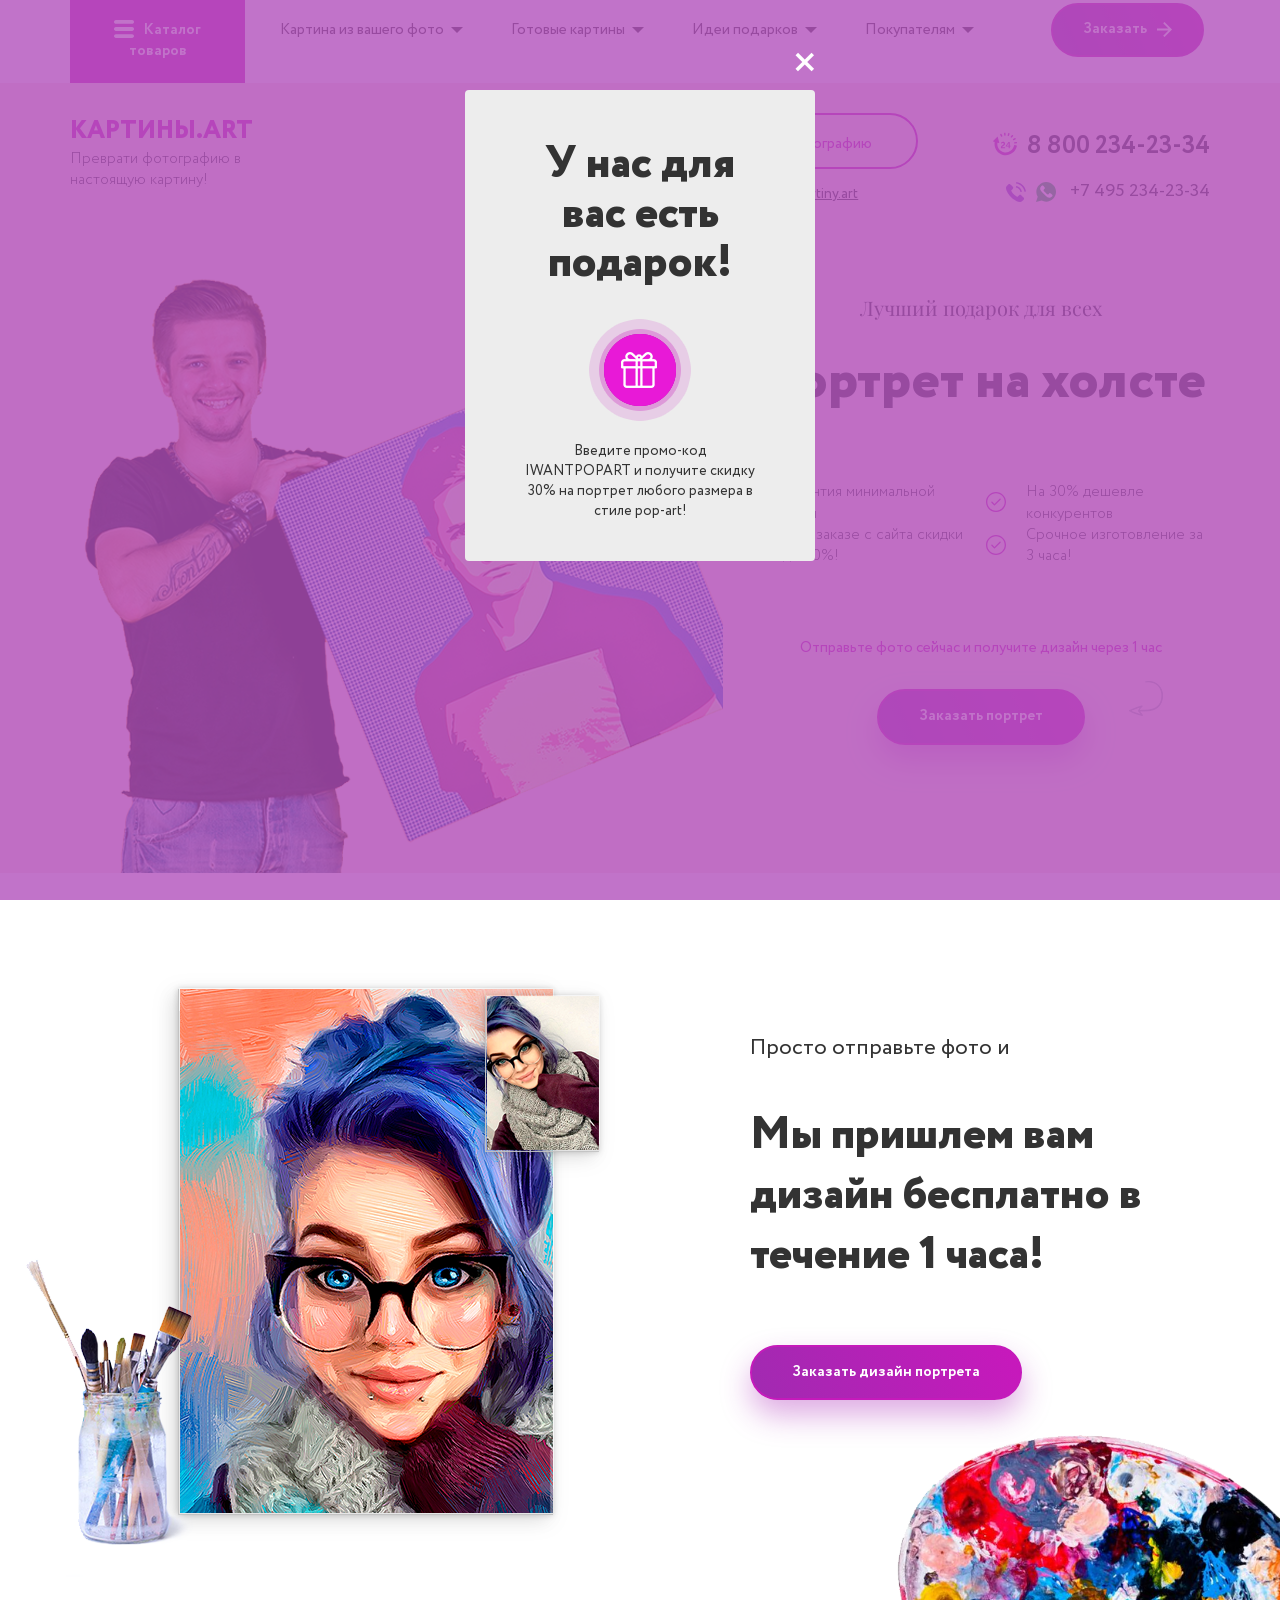
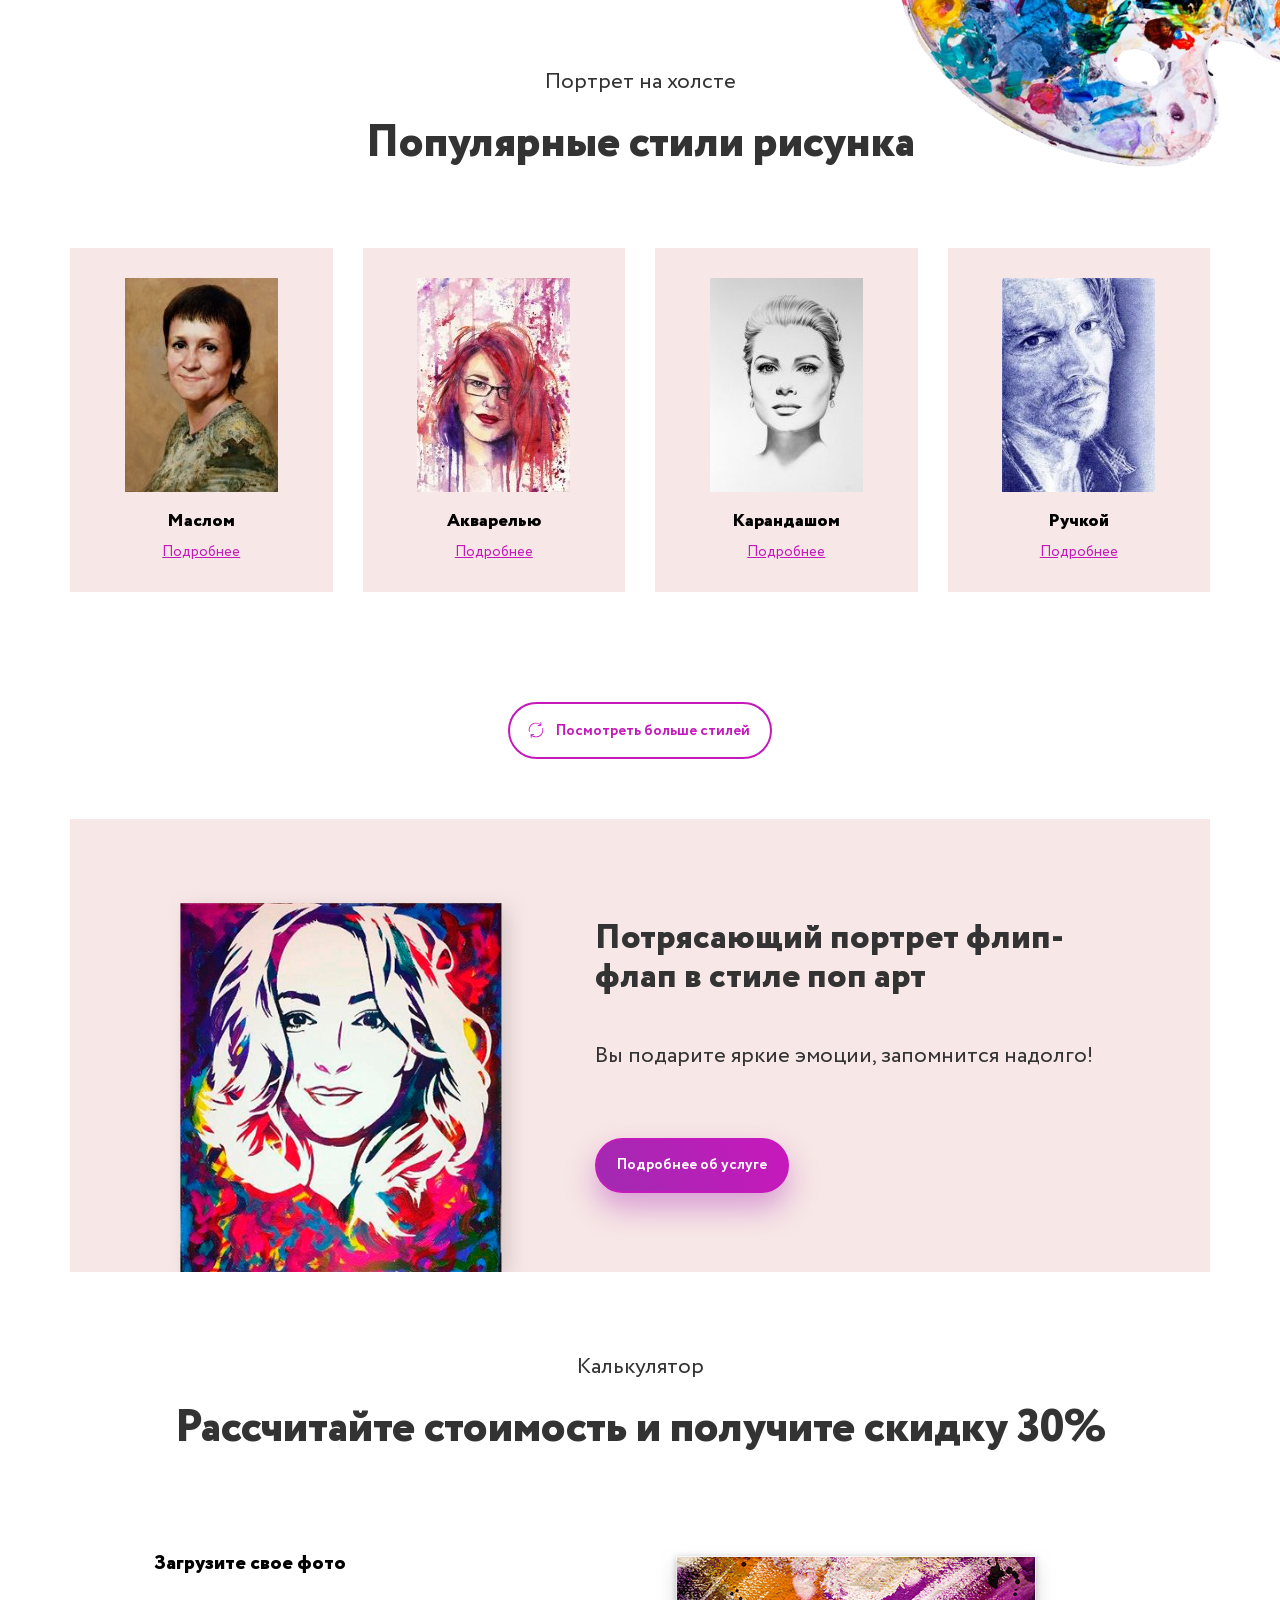
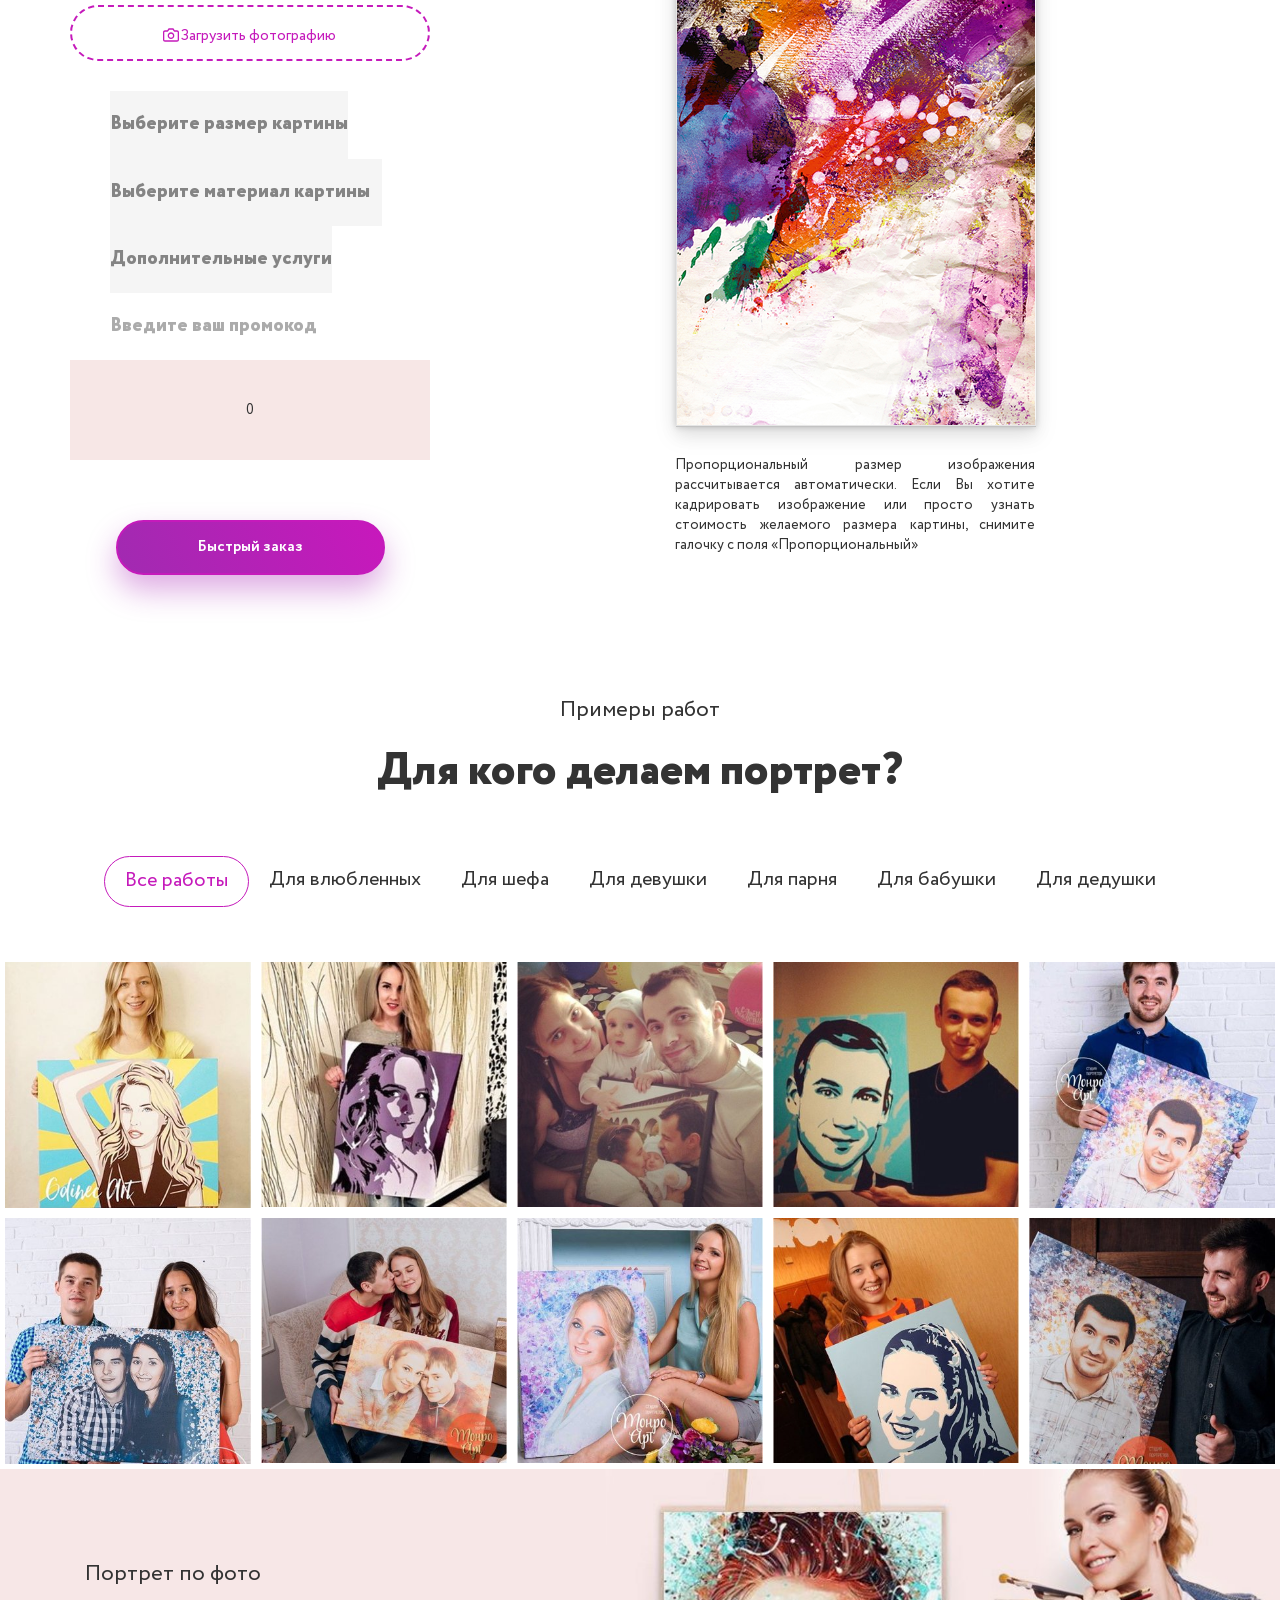
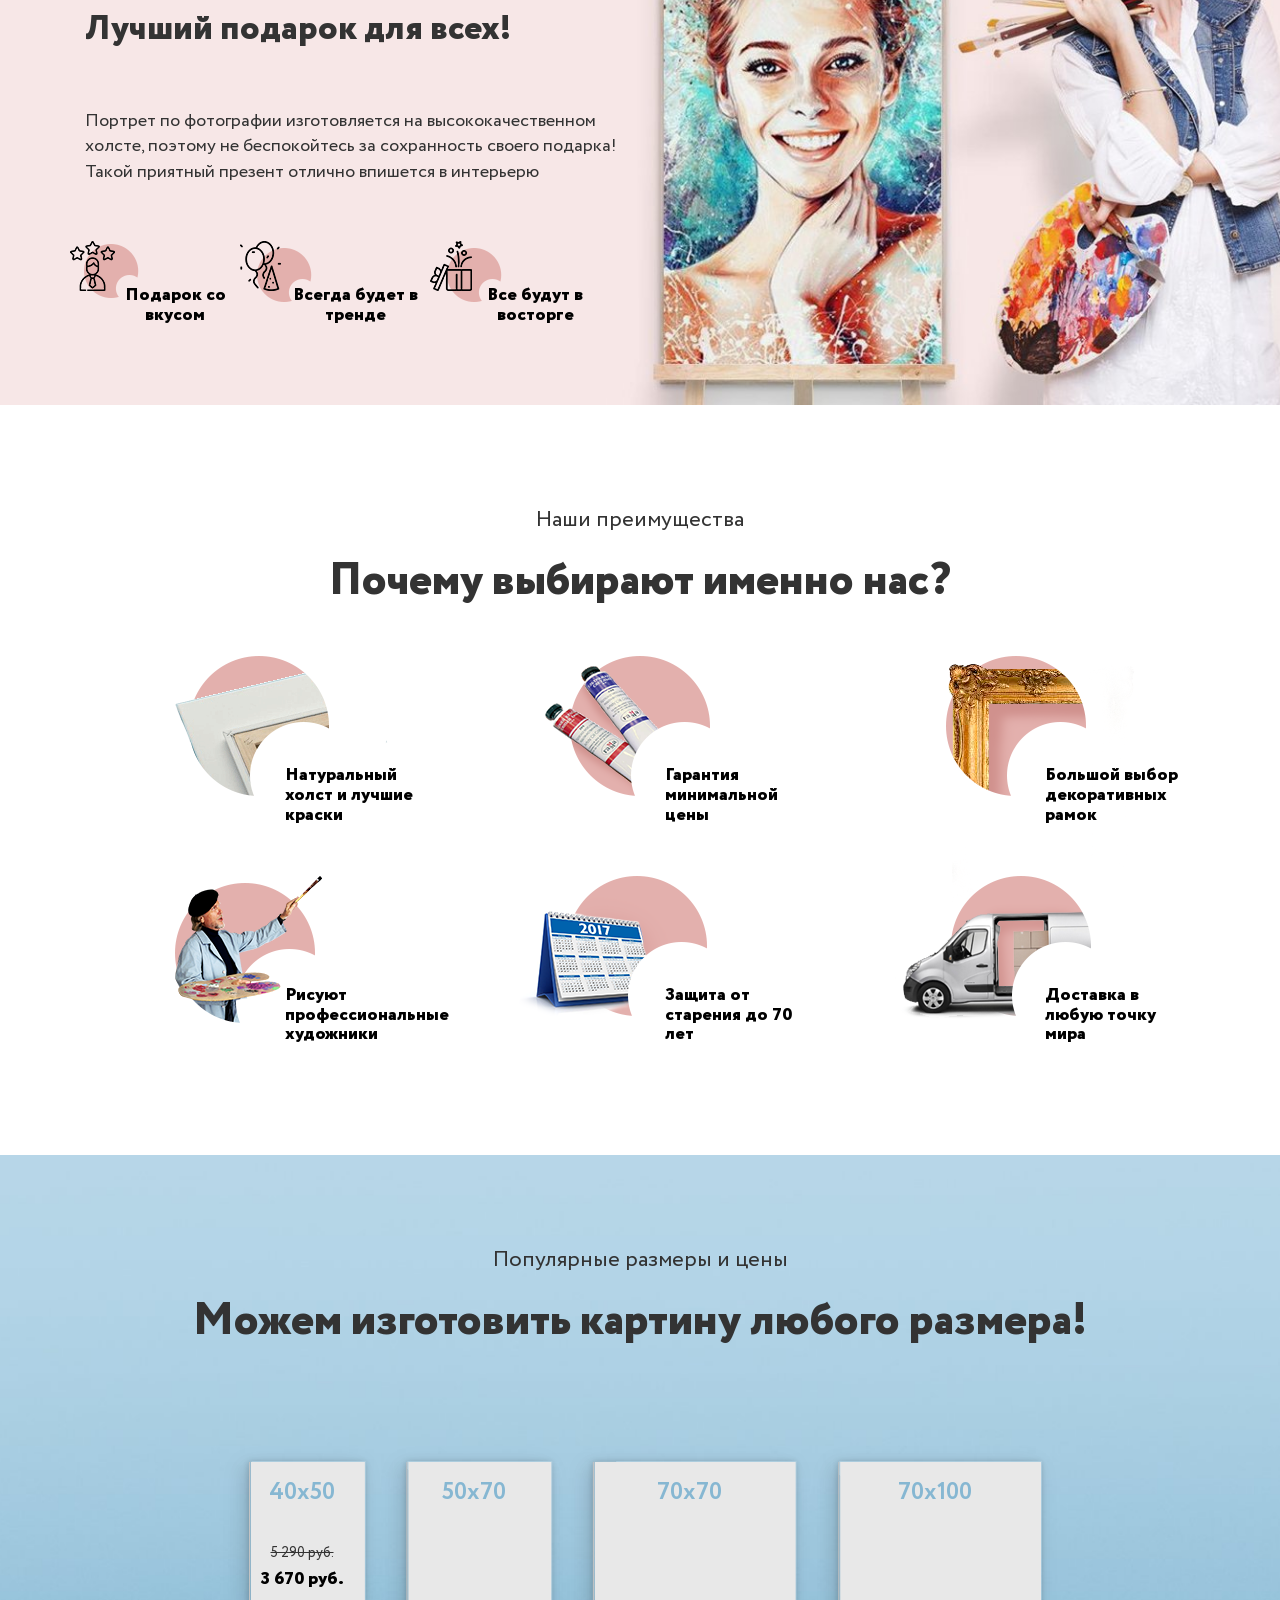
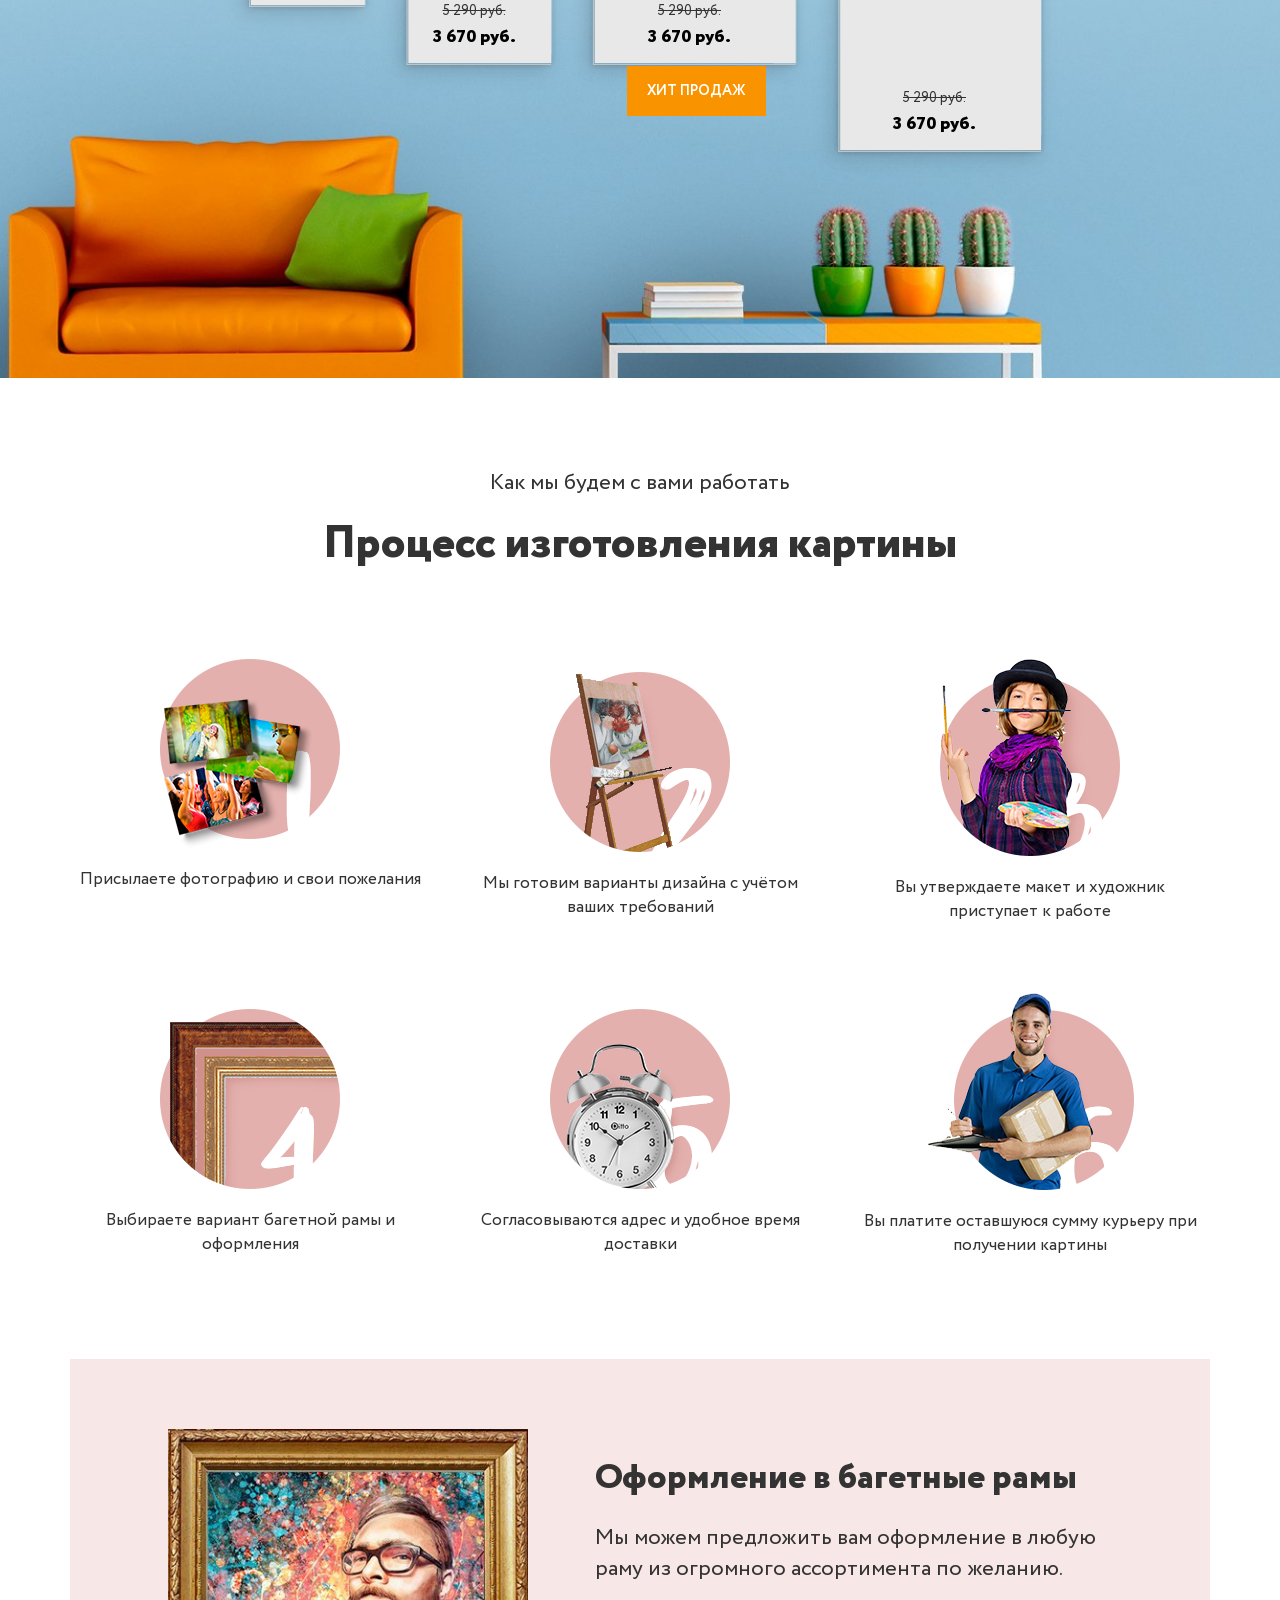
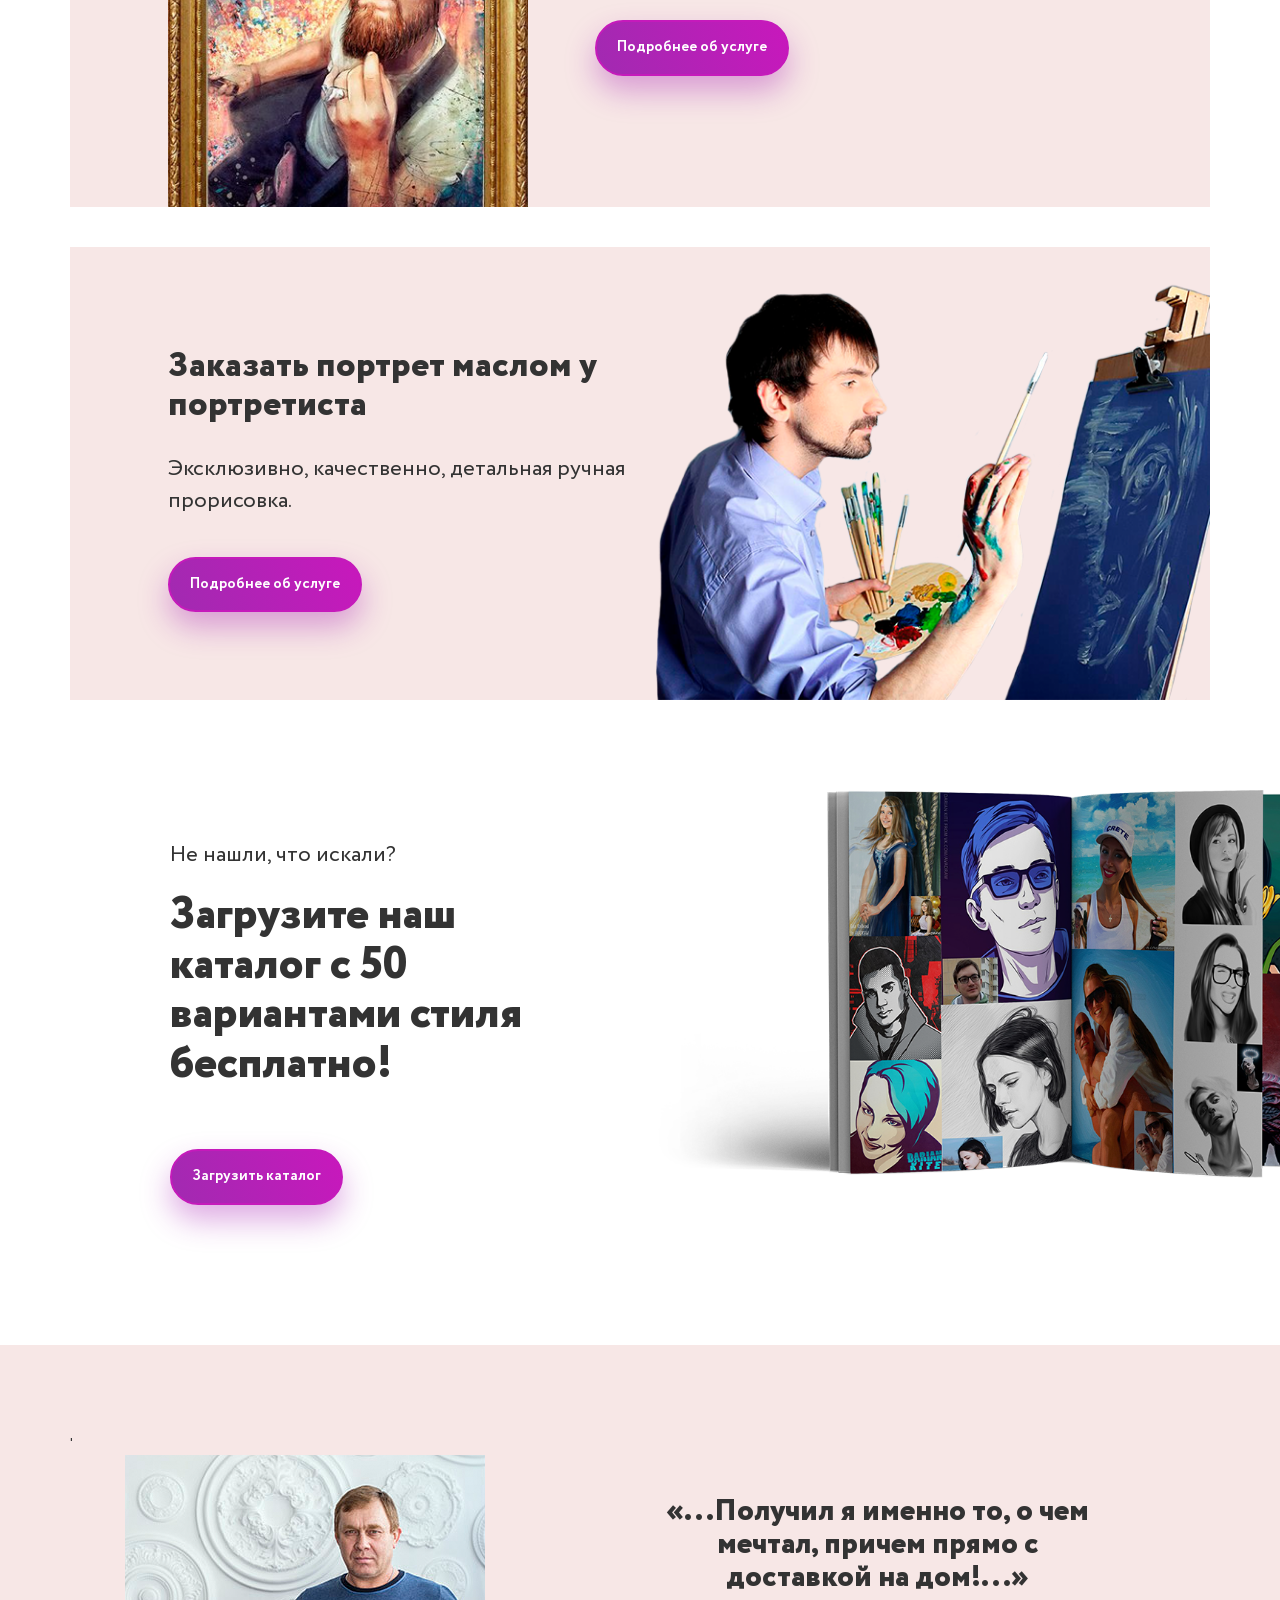
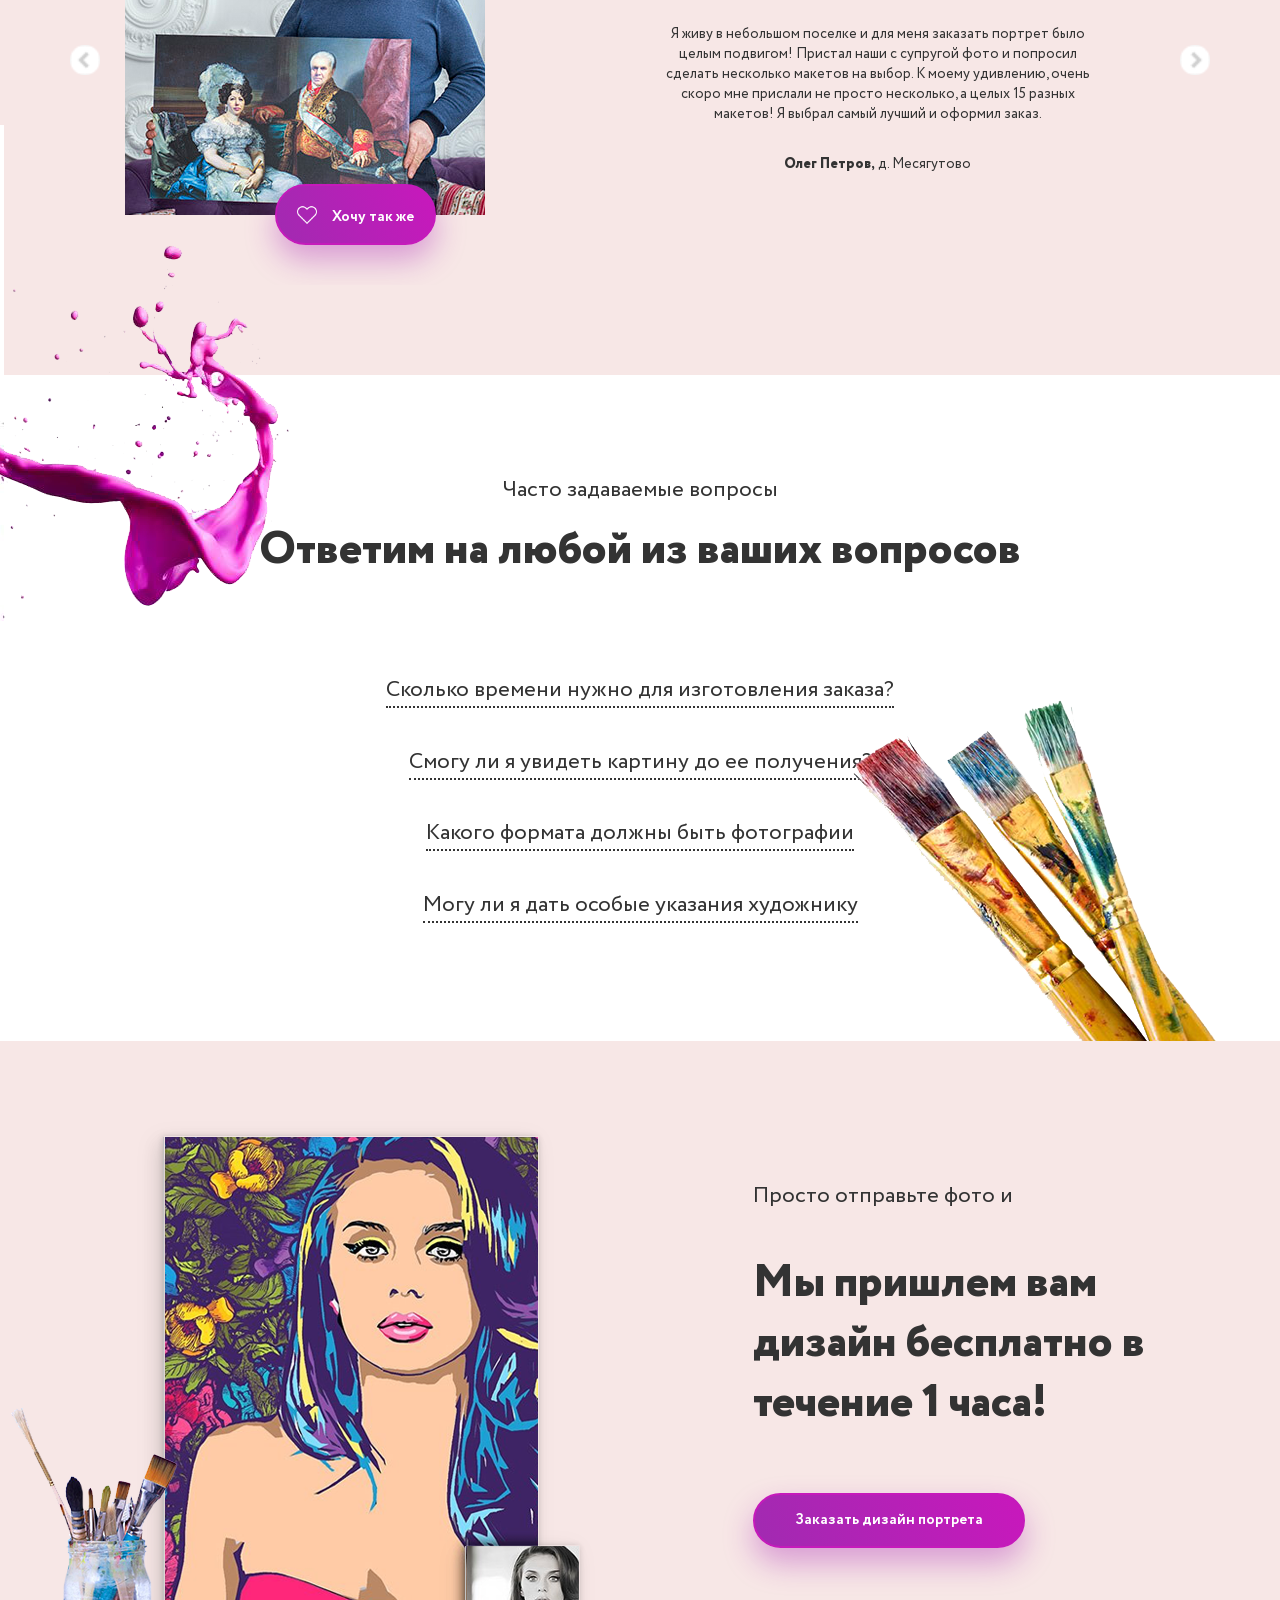
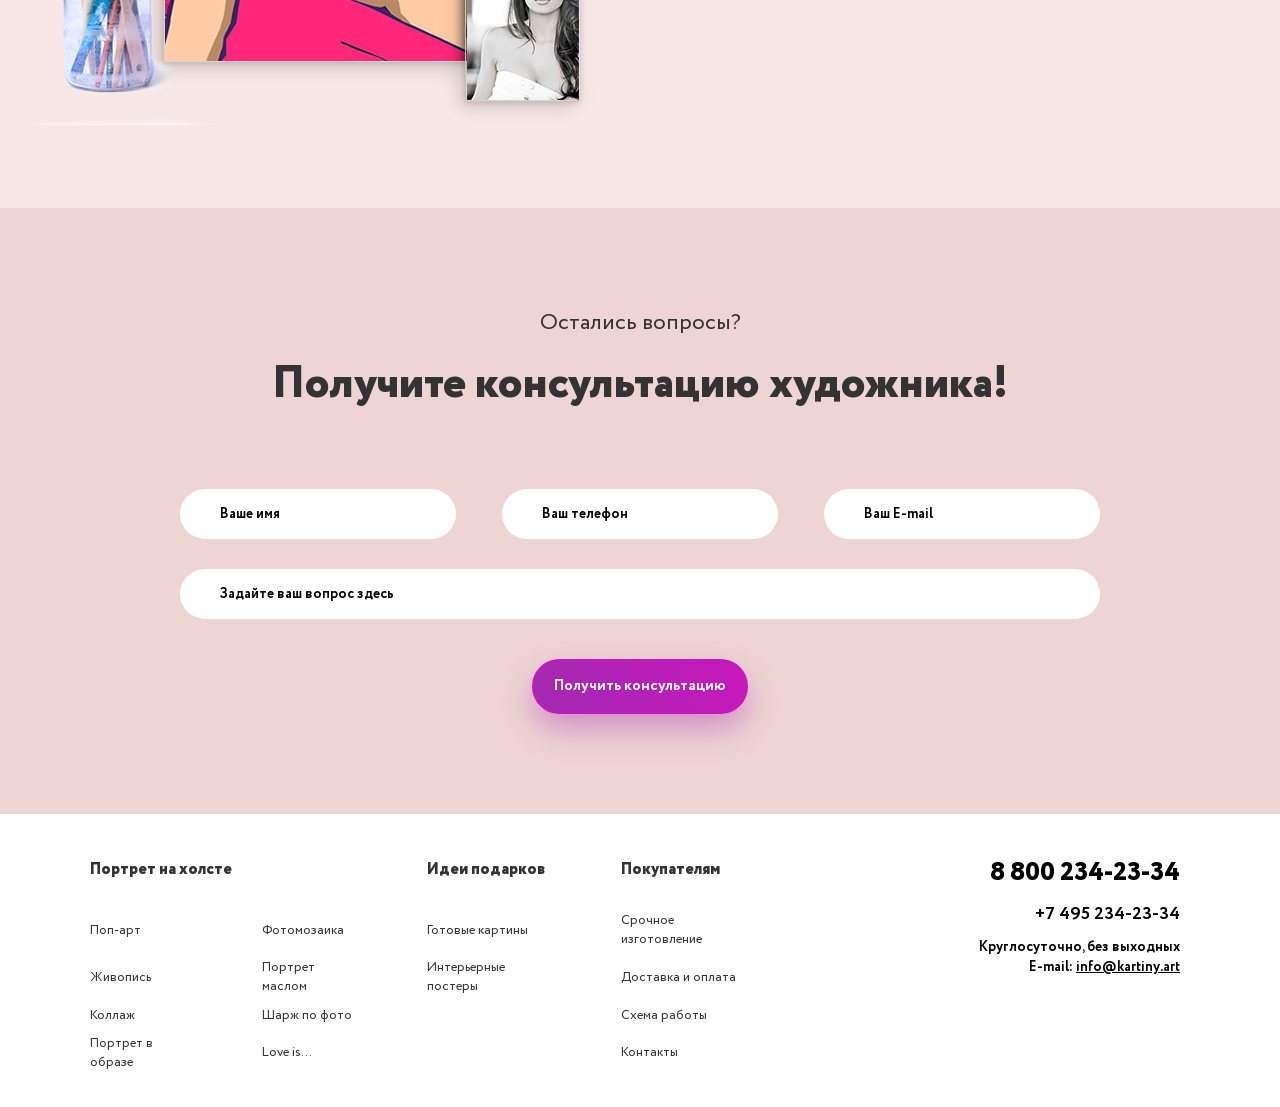
<file: Art site/index.html>
<!DOCTYPE html>
<html lang=ru>
<head>
	<meta charset=UTF-8>
	<meta name=viewport content="width=device-width, initial-scale=1">
	<title>Картины.art - портрет на холсте</title>
</head>
<body>
	<img class="fixed-gift wow pulse infinite" src=img/gift.png alt>
	<header class=header>
		<div class=container>
			<div class="col-md-2 col-sm-3 col-xs-6">
				<button class=burger>
					<img src=img/burger.svg alt><span>Каталог товаров</span>
				</button>
				<ul class=burger-menu>
					<li>
						<a href>Картина из вашего фото</a>
					</li>
					<li>
						<a href>Готовые картины</a>
					</li>
					<li>
						<a href>Идеи подарков</a>
					</li>
					<li>
						<a href>Покупателям</a>
					</li>
				</ul>
			</div>
			<div class="col-md-8 hidden-sm hidden-xs">
				<ul class=header-menu>
					<li>
						<a href>Картина из вашего фото</a>
						<ul class="burger-menu header-menu-sub">
							<li><a href=#styles>Фотомозаика</a></li>
							<li><a href=#styles>Шарж по фото</a></li>
							<li><a href=#styles>Love is...</a></li>
						</ul>
					</li>
					<li>
						<a href>Готовые картины</a>
						<ul class="burger-menu header-menu-sub">
							<li><a href=#portfolio>Портрет</a></li>
							<li><a href=#portfolio>Живопись</a></li>
							<li><a href=#portfolio>Коллаж</a></li>
						</ul>
					</li>
					<li>
						<a href>Идеи подарков</a>
						<ul class="burger-menu header-menu-sub">
							<li><a href=#portfolio>Готовые картины</a></li>
							<li><a href=#portfolio>Интерьерные постеры</a></li>
						</ul>
					</li>
					<li>
						<a href>Покупателям</a>
						<ul class="burger-menu header-menu-sub">
							<li><a href=#often-questions>Срочное изготовление</a></li>
							<li><a href=#often-questions>Доставка и оплата</a></li>
							<li><a href=#scheme>Схема работы</a></li>
							<li><a href=#footer>Контакты</a></li>
						</ul>
					</li>
				</ul>
			</div>
			<div class="col-md-2 col-md-offset-0 col-sm-3 col-sm-offset-6 col-xs-6">
				<div class=button-wrap>
					<button class="button button-order button-design">Заказать<img src=img/button-right-arrow.svg alt></button>
				</div>
			</div>
		</div>
	</header>
	<main class=main>
		<div class=container>
			<div class=row>
				<div class="col-md-3 col-sm-4 col-xs-5">
					<p class=logo>Картины.art</p>
					<p class=logo-p>Преврати фотографию в настоящую картину!</p>
				</div>
				<div class="col-md-3 col-md-offset-3 col-sm-offset-0 col-sm-4 hidden-xs">
					<div class=file_uplo>
						<button type=button>Загрузить фотографию</button>
						<div>Файл не выбран</div>
						<input type=file name=upload>
					</div>
					<p class=email>E-mail: <a href=mailto:info@kartiny.art>info@kartiny.art</a></p>
				</div>
				<div class="col-md-3 col-sm-4 col-xs-7">
					<p class=phone>8 800 234-23-34</p>
					<p class=phone-whatsapp><img class=icons src=img/telephone.svg alt><img class=icons src=img/whatsapp.svg alt> +7 495 234-23-34</p>
				</div>
			</div>
			<div class=row>
				<div class=col-md-7>
					<div class=main-slider>
						<div class="main-slider-wrapper">
							<div class=main-slider-item>
								<img src=img/main-1.png alt>
							</div>
							<div class=main-slider-item>
								<img src=img/main-2.png alt>
							</div>
						</div>
					</div>
				</div>
				<div class=col-md-5>
					<p class=p-heading-italic>Лучший подарок для всех</p>
					<h1 class="wow fadeInUp">Портрет на холсте</h1>
					<div class=row>
						<div class="col-md-6 col-md-offset-0 col-sm-6 col-sm-offset-3">
							<p class=main-features><img src=img/checked.svg alt>Гарантия минимальной цены</p>
						</div>
						<div class="col-md-6 col-md-offset-0 col-sm-6 col-sm-offset-3">
							<p class=main-features><img src=img/checked.svg alt>На 30% дешевле конкурентов</p>
						</div>
						<div class="col-md-6 col-md-offset-0 col-sm-6 col-sm-offset-3">
							<p class=main-features><img src=img/checked.svg alt>При заказе с сайта скидки до 30%!</p>
						</div>
						<div class="col-md-6 col-md-offset-0 col-sm-6 col-sm-offset-3">
							<p class=main-features><img src=img/checked.svg alt>Срочное изготовление за 3 часа!</p>
						</div>
					</div>
					<p class=p-button>Отправьте фото сейчас и получите дизайн через 1 час</p>
					<button class="button button-order button-design"><img class=button-order-img src=img/button-arrow.png alt>Заказать портрет</button>
				</div>
			</div>
		</div>
	</main>
	<section class=promo>
		<div class=container>
			<div class=col-md-7>
				<img class=promo-img src=img/promo-1.png alt>
			</div>
			<div class=col-md-5>
				<p>Просто отправьте фото и</p>
				<h2 class="wow fadeInUp">Мы пришлем вам дизайн бесплатно в течение 1 часа!</h2>
				<button class="button button-order button-design">Заказать дизайн портрета</button>
			</div>
		</div>
		<img class=palette src=img/palette.png alt>
	</section>
	<section class=styles id=styles>
		<div class=container>
			<p class=p-heading>Портрет на холсте</p>
			<h2>Популярные стили рисунка</h2>
			<div class=row>
				<div class="col-sm-3 col-sm-offset-0 col-xs-10 col-xs-offset-1">
					<div class=styles-block>
						<img src=img/styles-1.jpg alt>
						<h4>Маслом</h4>
						<a href>Подробнее</a>
					</div>
				</div>
				<div class="col-sm-3 col-sm-offset-0 col-xs-10 col-xs-offset-1">
					<div class=styles-block>
						<img src=img/styles-2.jpg alt>
						<h4>Акварелью</h4>
						<a href>Подробнее</a>
					</div>
				</div>
				<div class="col-sm-3 col-sm-offset-0 col-xs-10 col-xs-offset-1">
					<div class=styles-block>
						<img src=img/styles-3.jpg alt>
						<h4>Карандашом</h4>
						<a href>Подробнее</a>
					</div>
				</div>
				<div class="col-sm-3 col-sm-offset-0 col-xs-10 col-xs-offset-1">
					<div class=styles-block>
						<img src=img/styles-4.jpg alt>
						<h4>Ручкой</h4>
						<a href>Подробнее</a>
					</div>
				</div>
				<div class="hidden-lg hidden-md hidden-sm hidden-xs styles-2">
					<div class=styles-block>
						<img src=img/styles-5.jpg alt>
						<h4>Пастелью</h4>
						<a href>Подробнее</a>
					</div>
				</div>
				<div class="hidden-lg hidden-md hidden-sm hidden-xs styles-2">
					<div class=styles-block>
						<img src=img/styles-6.jpg alt>
						<h4>Поп-арт</h4>
						<a href>Подробнее</a>
					</div>
				</div>
				<div class="hidden-lg hidden-md hidden-sm hidden-xs styles-2">
					<div class=styles-block>
						<img src=img/styles-7.png alt>
						<h4>Фотомозаика</h4>
						<a href>Подробнее</a>
					</div>
				</div>
				<div class="hidden-lg hidden-md hidden-sm hidden-xs styles-2">
					<div class=styles-block>
						<img src=img/styles-8.jpg alt>
						<h4>Шарж</h4>
						<a href>Подробнее</a>
					</div>
				</div>
			</div>
			<button class="button button-transparent button-styles">Посмотреть больше стилей</button>
		</div>
		<img class=paints src=img/paints.png alt>
	</section>
	<section class="card card-1 wow fadeIn">
		<div class=container>
			<div class=card-block>
				<div class=row>
					<div class="col-md-4 col-md-offset-1 col-sm-4 col-sm-offset-1">
						<img src=img/card-1.png alt>
					</div>
					<div class="col-md-5 col-md-offset-1 col-sm-5 col-sm-offset-1">
						<div class=card-block-text>
							<h3>Потрясающий портрет флип-флап в стиле поп арт</h3>
							<p class=p-heading>Вы подарите яркие эмоции, запомнится надолго!</p>
							<button class="button button-order button-consultation  wow zoomIn">Подробнее об услуге</button>
						</div>
					</div>
				</div>
			</div>
		</div>
	</section>
	<section class=calc>
		<div class=container>
			<p class=p-heading>Калькулятор</p>
			<h2>Рассчитайте стоимость и получите скидку 30%</h2>
			<div class=row>
				<div class="col-md-4 col-offset-1">
					<form class=form action=# method=POST enctype=multipart/form-data>
						<h4>Загрузите свое фото</h4>
						<div class=file_upload>
							<button type=button>Загрузить фотографию</button>
							<div>Файл не выбран</div>
							<input type=file name=upload>
						</div>
						<select id=size>
							<option >Выберите размер картины</option>
							<option value="1000">40x50</option>
							<option value="1500">50x70</option>
							<option value="2000">70x70</option>
							<option value="2500">70x100</option>
						</select>
						<select id=material>
							<option >Выберите материал картины</option>
							<option value="500" title="Изящный, позволяет легко создавать текстуру, подходит для декоративных картин маслом.">Холст из волокна</option>
							<option value="1000" title="Достаточно грубый и создает ощущение реальности, подходит для классических пейзажей, натюрмортов и портретов.">Льняной холст</option>
							<option value="1500" title="Изящный, подходит для всех типов реалистичных портретов.">Холст из натурального хлопка</option>
						</select>
						<select id=options>
							<option value="0">Дополнительные услуги</option>
							<option value="500">Покрытие арт-гелем</option>
							<option value="1000">Экспресс-изготовление</option>
							<option value="1500">Доставка готовых работ </option>
						</select>
						<input type="text" class="promocode" placeholder="Введите ваш промокод">
						<div class=calc-price>Для расчета нужно выбрать размер картины и материал картины</div>
						<button class="button button-order">Быстрый заказ</button>
					</form>
				</div>
				<div class="col-md-4 col-md-offset-2 hidden-sm hidden-xs">
					<img src=img/calc-1.png alt>
					<p class=calc-text>Пропорциональный размер изображения рассчитывается автоматически. Если Вы хотите кадрировать изображение или просто узнать стоимость желаемого размера картины, снимите галочку с поля «Пропорциональный»</p>
				</div>
			</div>
		</div>
	</section>
	<section class=portfolio id=portfolio>
		<div class=container>
			<div class=p-heading>Примеры работ</div>
			<h2>Для кого делаем портрет?</h2>
			<ul class=portfolio-menu>
				<li class="all active">Все работы</li>
				<li class=lovers>Для влюбленных</li>
				<li class=chef>Для шефа</li>
				<li class=girl>Для девушки</li>
				<li class=guy>Для парня</li>
				<li class=grandmother>Для бабушки</li>
				<li class=granddad>Для дедушки</li>
			</ul>
		</div>
		<div class=portfolio-wrapper>
			<div class="portfolio-block all girl">
				<img src=img/portfolio-1.jpg alt>
			</div>
			<div class="portfolio-block all girl">
				<img src=img/portfolio-2.jpg alt>
			</div>
			<div class="portfolio-block all lovers">
				<img src=img/portfolio-3.jpg alt>
			</div>
			<div class="portfolio-block all guy">
				<img src=img/portfolio-4.jpg alt>
			</div>
			<div class="portfolio-block all chef">
				<img src=img/portfolio-5.jpg alt>
			</div>
			<div class="portfolio-block all lovers">
				<img src=img/portfolio-6.jpg alt>
			</div>
			<div class="portfolio-block all lovers">
				<img src=img/portfolio-7.jpg alt>
			</div>
			<div class="portfolio-block all girl">
				<img src=img/portfolio-8.jpg alt>
			</div>
			<div class="portfolio-block all girl">
				<img src=img/portfolio-9.jpg alt>
			</div>
			<div class="portfolio-block all chef">
				<img src=img/portfolio-10.jpg alt>
			</div>
		</div>
		<div class=container>
			<p class=portfolio-no>Таких портретов мы еще не делали, хотите быть первыми?</p>
		</div>
	</section>
	<section class=gift>
		<div class=container>
			<div class=col-md-6>
				<p class=p-heading>Портрет по фото</p>
				<h3>Лучший подарок для всех!</h3>
				<p class=gift-text>Портрет по фотографии изготовляется на высококачественном холсте, поэтому не беспокойтесь за сохранность своего подарка! Такой приятный презент отлично впишется в интерьерю</p>
				<div class=gift-features>
					<div class=col-sm-4>
						<h4 class="wow swing" data-wow-delay="0.2s"><img class=gift-img-1 src=img/gift-1.png alt>Подарок со вкусом</h4>
					</div>
					<div class=col-sm-4>
						<h4 class="wow swing" data-wow-delay="0.4s"><img class=gift-img-2 src=img/gift-2.png alt>Всегда будет в тренде</h4>
					</div>
					<div class=col-sm-4>
						<h4 class="wow swing" data-wow-delay="0.6s"><img class=gift-img-3 src=img/gift-3.png alt>Все будут в восторге</h4>
					</div>
				</div>
			</div>
		</div>
	</section>
	<section class=features>
		<div class=container>
			<p class=p-heading>Наши преимущества</p>
			<h2>Почему выбирают именно нас?</h2>
			<div class="col-md-4 col-sm-6 wow rotateIn" data-wow-delay="0.1s">
				<h4><img class=features-img-1 src=img/features-1.png alt>Натуральный холст и лучшие краски</h4>
			</div>
			<div class="col-md-4 col-sm-6  wow rotateIn" data-wow-delay="0.2s">
				<h4><img class=features-img-2 src=img/features-2.png alt>Гарантия минимальной цены</h4>
			</div>
			<div class="col-md-4 col-sm-6  wow rotateIn" data-wow-delay="0.3s">
				<h4><img class=features-img-3 src=img/features-3.png alt>Большой выбор декоративных рамок</h4>
			</div>
			<div class="col-md-4 col-sm-6  wow rotateIn" data-wow-delay="0.4s">
				<h4><img class=features-img-4 src=img/features-4.png alt>Рисуют профессиональные художники</h4>
			</div>
			<div class="col-md-4 col-sm-6  wow rotateIn" data-wow-delay="0.5s">
				<h4><img class=features-img-5 src=img/features-5.png alt>Защита от старения до 70 лет</h4>
			</div>
			<div class="col-md-4 col-sm-6  wow rotateIn" data-wow-delay="0.6s">
				<h4><img class=features-img-6 src=img/features-6.png alt>Доставка в любую точку мира</h4>
			</div>
		</div>
	</section>
	<section class=sizes>
		<div class=container>
			<div class=p-heading>Популярные размеры и цены</div>
			<h2>Можем изготовить картину любого размера!</h2>
			<div class="col-md-10 col-md-offset-1 col-xs-12 col-xs-offset-0">
				<div class=sizes-wrapper>
					<div class=sizes-block>
						<img src="img/sizes-1-1.png" alt="" class="realImg">
						<img class=size-1 src=img/sizes-1.png alt>
						<p class=size>40x50</p>
						<p class=starting-price>5 290 руб.</p>
						<p class=final-price>3 670 руб.</p>
					</div>
					<div class=sizes-block>
						<img src="img/sizes-2-1.png" alt="" class="realImg">
						<img class=size-2 src=img/sizes-2.png alt>
						<p class=size>50x70</p>
						<p class=starting-price>5 290 руб.</p>
						<p class=final-price>3 670 руб.</p>
					</div>
					<div class=sizes-block>
						<img src="img/sizes-3-1.png" alt="" class="realImg">
						<img class=size-3 src=img/sizes-3.png alt>
						<p class=size>70x70</p>
						<p class=starting-price>5 290 руб.</p>
						<p class=final-price>3 670 руб.</p>
						<p class=sizes-hit>Хит продаж</p>
					</div>
					<div class=sizes-block>
						<img src="img/sizes-4-1.png" alt="" class="realImg">
						<img class=size-4 src=img/sizes-4.png alt>
						<p class=size>70x100</p>
						<p class=starting-price>5 290 руб.</p>
						<p class=final-price>3 670 руб.</p>
					</div>
				</div>
			</div>
		</div>
	</section>
	<section class=scheme id=scheme>
		<div class=container>
			<p class=p-heading>Как мы будем с вами работать</p>
			<h2>Процесс изготовления картины</h2>
			<div class=row>
				<div class="col-md-4 col-sm-6 col-xs-12">
					<div class=scheme-block>
						<img src=img/scheme-1.png alt>
						<p>Присылаете фотографию и свои пожелания</p>
					</div>
				</div>
				<div class="col-md-4 col-sm-6 col-xs-12">
					<div class=scheme-block style="position: relative; top: 1.3rem;">
						<img src=img/scheme-2.png alt>
						<p>Мы готовим варианты дизайна с учётом ваших требований</p>
					</div>
				</div>
				<div class="col-md-4 col-sm-6 col-xs-12">
					<div class=scheme-block>
						<img src=img/scheme-3.png alt>
						<p>Вы утверждаете макет и художник приступает к работе</p>
					</div>
				</div>
				<div class="col-md-4 col-sm-6 col-xs-12">
					<div class=scheme-block>
						<img src=img/scheme-4.png alt>
						<p>Выбираете вариант багетной рамы и оформления</p>
					</div>
				</div>
				<div class="col-md-4 col-sm-6 col-xs-12">
					<div class=scheme-block>
						<img src=img/scheme-5.png alt>
						<p>Согласовываются адрес и удобное время доставки</p>
					</div>
				</div>
				<div class="col-md-4 col-sm-6 col-xs-12">
					<div class=scheme-block style="position: relative; top: -1.6rem;">
						<img src=img/scheme-6.png alt>
						<p>Вы платите оставшуюся сумму курьеру при получении картины</p>
					</div>
				</div>
			</div>
		</div>
	</section>
	<section class="card card-2 wow fadeIn">
		<div class=container>
			<div class=card-block>
				<div class=row>
					<div class="col-md-4 col-md-offset-1 col-sm-4 col-sm-offset-1">
						<img src=img/card-2.jpg alt>
					</div>
					<div class="col-md-5 col-md-offset-1 col-sm-5 col-sm-offset-1">
						<div class=card-block-text>
							<h3>Оформление в багетные рамы</h3>
							<p class=p-heading>Мы можем предложить вам оформление в любую раму из огромного ассортимента по желанию.</p>
							<button class="button button-order button-consultation wow zoomIn">Подробнее об услуге</button>
						</div>
					</div>
				</div>
			</div>
		</div>
	</section>
	<section class="card card-3 wow fadeIn">
		<div class=container>
			<div class=card-block>
				<div class=row>
					<div class="col-md-5 col-md-offset-1 col-sm-5 col-sm-offset-1">
						<div class=card-block-text>
							<h3>Заказать портрет маслом у портретиста</h3>
							<p class=p-heading>Эксклюзивно, качественно, детальная ручная прорисовка.</p>
							<button class="button button-order button-consultation zoomIn">Подробнее об услуге</button>
						</div>
					</div>
					<div class="col-md-6 col-sm-6">
						<img src=img/card-3.png alt>
					</div>
				</div>
			</div>
		</div>
	</section>
	<section class=promo-2>
		<div class=container>
			<div class=row>
				<div class=col-md-5>
					<div class=promo-2-block>
						<p class=p-heading>Не нашли, что искали?</p>
						<h2 class="wow fadeInUp">Загрузите наш каталог с 50 вариантами стиля бесплатно!</h2>
						<button class="button button-order">Загрузить каталог</button>
					</div>
				</div>
				<div class=col-md-7><img src=img/promo-2.png alt></div>
			</div>
		</div>
	</section>
	<div class=feedback>
		<div class=container>
			<div class=feedback-slider style="position:relative; height: 400px;">
				<button class="main-slider-btn main-prev-btn">
					<img src="img/left-arr.png">
				</button>'
				<button class="main-slider-btn main-next-btn">
					<img src="img/right-arr.png">
				</button>
				<div class="feedback-wrapper">
					<div class=feedback-slider-item>
						<div class=col-sm-5>
							<div class=feedback-block>
								<img src=img/feedback-1.png alt>
								<button class="button button-order button-design">Хочу так же</button>
							</div>
						</div>
						<div class="col-sm-5 col-sm-offset-1">
							<p class=feedback-heading>«...Получил я именно то, о чем мечтал, причем прямо с доставкой на дом!...»</p>
							<p class=feedback-text>Я живу в небольшом поселке и для меня заказать портрет было целым подвигом! Пристал наши с супругой фото и попросил сделать несколько макетов на выбор. К моему удивлению, очень скоро мне прислали не просто несколько, а целых 15 разных макетов! Я выбрал самый лучший и оформил заказ.</p>
							<p class=feedback-signature><span>Олег Петров,</span> д. Месягутово</p>
						</div>
					</div>
					<div class=feedback-slider-item>
						<div class=col-sm-5>
							<div class=feedback-block>
								<img src=img/feedback-2.jpg alt>
								<button class="button button-order button-design">Хочу так же</button>
							</div>
						</div>
						<div class="col-sm-5 col-sm-offset-1">
							<p class=feedback-heading>«...Я в восторге! Не думала, что портрет может быть настолько красивым!...»</p>
							<p class=feedback-text>Подруге муж подарил портрет, и мне тоже захотелось заказать. Из всех макетов этот сразу запал в душу! И отлично вписывется в интерьер моей гостинной. Теперь он висит тут на почетном месте, и я каждый раз любую им. Всем моим родным тоже очень понравился!</p>
							<p class=feedback-signature><span>Ирина Антонова,</span> г. Кисловодск</p>
						</div>
					</div>
					<div class=feedback-slider-item>
						<div class=col-sm-5>
							<div class=feedback-block>
								<img src=img/feedback-3.jpg alt>
								<button class="button button-order button-design">Хочу так же</button>
							</div>
						</div>
						<div class="col-sm-5 col-sm-offset-1">
							<p class=feedback-heading>«...Неожиданный подарок на день рождения от друзей...»</p>
							<p class=feedback-text>Хочу поделиться впечатлениями от полученного вчера подарка. Классная работа, выполненная, натуральными красками! Я как человек педантичный, люблю мелочи, для меня они очень важны, и здесь они прикольно сделаны – часы нарисовали, свитерок мой любимый, маечка с резиночкой. Очень позитивный шарж, сделанный по моей фотографии.</p>
							<p class=feedback-signature><span>Нарек Маргарян,</span> г. Великие Луки</p>
						</div>
					</div>
				</div>
			</div>
		</div>
	</div>
	<section class=often-questions id=often-questions>
		<div class=container>
			<img class=spirt src=img/spirt.png alt>
			<p class=p-heading>Часто задаваемые вопросы</p>
			<h2>Ответим на любой из ваших вопросов</h2>
			<div id=accordion>
				<p class="accordion-heading col-md-8 col-md-offset-2"><span>Сколько времени нужно для изготовления заказа?</span></p>
				<div class="col-md-8 col-md-offset-2 accordion-block is-paused fade-inn">
					<p>
						Время выполнения заказа зависит от трех факторов: сложности картины, стиля написания и размера. Среднее время выполнения заказа составляет 7 дней без учета времени на доставку. В ряде случаев по желанию заказчика можно уменьшить срок до 5 дней.<br><br>Примечание: Если Вы решите что-то изменить в картине, внести коррективы - это может занять дополнительное время, которое не учитывается при оговоренном сроке выполнения.
					</p>
				</div>
				<p class="accordion-heading col-md-8 col-md-offset-2"><span>Смогу ли я увидеть картину до ее получения?</span></p>
				<div class="col-md-8 col-md-offset-2 accordion-block is-paused fade-inn">
					<p>
						Да. По готовности, мы отправляем по электронной почте цифровое фото Вашей картины, для того, чтобы Вы смогли, при необходимости внести свои корректировки и пожелания, если таковые будут. Вы также сможете увидеть картину "вживую" в нашем салоне. Сообщите об этом Вашему менеджеру.
					</p>
				</div>
				<p class="accordion-heading col-md-8 col-md-offset-2"><span>Какого формата должны быть фотографии</span></p>
				<div class="col-md-8 col-md-offset-2 accordion-block is-paused fade-inn">
					<p>
						Мы работаем со всеми известными форматами изображений! Через сайт вы можете загрузить JPEG, TIFF, PNG размером до 50 мегабайт. Вы должны обладать авторскими правами или иметь разрешение на использование изображения. Если у Вас другой формат изображения (RAW, PDF), то вы можете воспользоваться FTP загрузчиком. Если вы хотите сделать фото из бумажной фотографии (не цифровой), пришлите его нам, мы отсканируем, обработаем и вернем фото вместе с вашим заказом!
					</p>
				</div>
				<p class="accordion-heading col-md-8 col-md-offset-2"><span>Могу ли я дать особые указания художнику</span></p>
				<div class="col-md-8 col-md-offset-2 accordion-block is-paused fade-inn">
					<p>
						Когда вы размещаете свой заказ на сайте, вы можете добавить свои комментарии в специальном текстовом поле. Вы также можете: объединить объекты с разных фото в одно или удалить объекты с фото, можете поменять задний фон, поменять одежду, наряды, сделать цветную картину с черно-белого фото, а также заказать картину с поврежденного или старого фото.
					</p>
				</div>
			</div>
			<img class=brushes src=img/brushes.png alt>
		</div>
	</section>
	<section class="promo promo-3">
		<div class=container>
			<div class=row>
				<div class=col-md-7>
					<img class=promo-img src=img/promo-3.png alt>
				</div>
				<div class=col-md-5>
					<p>Просто отправьте фото и</p>
					<h2 class="wow fadeInUp">Мы пришлем вам дизайн бесплатно в течение 1 часа!</h2>
					<button class="button button-order button-design">Заказать дизайн портрета</button>
				</div>
			</div>
		</div>
	</section>
	<section class=consultation>
		<div class=container>
			<p class=p-heading>Остались вопросы?</p>
			<h2>Получите консультацию художника!</h2>
			<div class="col-md-10 col-md-offset-1">
				<form class="bottom-form" action=mailer/smart.php method=POST>
					<div class=input-wrapper>
						<input class="input-ru consult-form" type=text name=name placeholder="Ваше имя" required>
						<input class="phone-mask consult-form" type=text name=phone placeholder="Ваш телефон" required>
						<input class=" consult-form" type=text name=email placeholder="Ваш E-mail">
						<input class="input-text input-ru consult-form" name=message type=text placeholder="Задайте ваш вопрос здесь" required>
					</div>
					<button class="button button-order" type="submit">Получить консультацию</button>
				</form>
			</div>
		</div>
	</section>
	<footer class=footer id=footer>
		<div class=container>
			<div class="col-md-8 hidden-sm hidden-xs">
				<table>
					<tr>
						<th colspan=2>Портрет на холсте</th>
						<th>Идеи подарков</th>
						<th>Покупателям</th>
					</tr>
					<tr>
						<td>Поп-арт</td>
						<td>Фотомозаика</td>
						<td>Готовые картины</td>
						<td>Срочное изготовление</td>
					</tr>
					<tr>
						<td>Живопись</td>
						<td>Портрет маслом</td>
						<td>Интерьерные постеры</td>
						<td>Доставка и оплата</td>
					</tr>
					<tr>
						<td>Коллаж</td>
						<td>Шарж по фото</td>
						<td></td>
						<td>Схема работы</td>
					</tr>
					<tr>
						<td>Портрет в образе</td>
						<td>Love is...</td>
						<td></td>
						<td>Контакты</td>
					</tr>
				</table>
			</div>
			<div class="col-md-3 col-md-offset-1 col-sm-12">
				<div class="col-md-12 col-sm-4 col-xs-12">
					<p class=phone>8 800 234-23-34</p>
				</div>
				<div class="col-md-12 col-sm-4 col-xs-12">
					<p class=phone-whatsapp>+7 495 234-23-34</p>
				</div>
				<div class="col-md-12 col-sm-4 col-xs-12">
					<p>Круглосуточно, без выходных</p>
				</div>
				<div class=col-md-12>
					<p>E-mail: <a href=mailto:info@kartiny.art>info@kartiny.art</a></p>
				</div>
			</div>
		</div>
	</footer>
	<div class=popup-consultation>
		<div class=popup-dialog>
			<div class=popup-content>
				<button class=popup-close>&times;</button>
				<h4>Остались вопросы? Закажите обратный звонок</h4>
				<div class=main-form>
					<form class="form callForm" action=mailer/smart.php method=POST>
						<input class="input-ru callInput" type=text name=name placeholder="Ваше имя" required>
						<input class="phone-mask callInput" type=text name=phone placeholder="Ваш телефон" required>
						<button class="button button-order" type="submit">Получить консультацию</button>
					</form>
				</div>
			</div>
		</div>
	</div>
	<div class="popup-gift">
		<div class=popup-dialog>
			<div class=popup-content>
				<button class=popup-close>&times;</button>
				<h2>У нас для вас есть подарок!</h2>
				<img src="img/gift.png" alt="">
				<p>Введите промо-код IWANTPOPART и получите скидку 30% на портрет любого размера в стиле pop-art!</p>
			</div>
		</div>
	</div>
	<div class=popup-design>
		<div class=popup-dialog>
			<div class=popup-content>
				<button class=popup-close>&times;</button>
				<form action= method=POST enctype=multipart/form-data class="design-form">
					<h4>Заказать дизайн портрета</h4>
					<div class=file_uploa>
						<button type=button>Загрузить фотографию</button>
						<div>Файл не выбран</div>
						<input type=file name=upload>
					</div>
					<div class=main-form>
						<div class=form>
							<input class="design-input input-ru" type=text name=name placeholder="Ваше имя" required>
							<input class="design-input phone-mask" type=text name=phone placeholder="Ваш телефон" required>
							<input class="design-input" type=text name=email placeholder="Ваш e-mail">
							<textarea class="design-input input-ru" name=message placeholder=Комментарий rows=2></textarea>
							<button class="button button-order" type="submit">Отправить дизайнеру</button>
						</div>
					</div>
				</form>
			</div>
		</div>
	</div>

	<link rel="stylesheet" href="css/animate.css">
	<link rel=stylesheet href=css/bootstrap.css>
	<link rel=stylesheet href=css/main.css>
	<script src="js/bundle/bundle.js"></script>
</body>
</html>
</file>
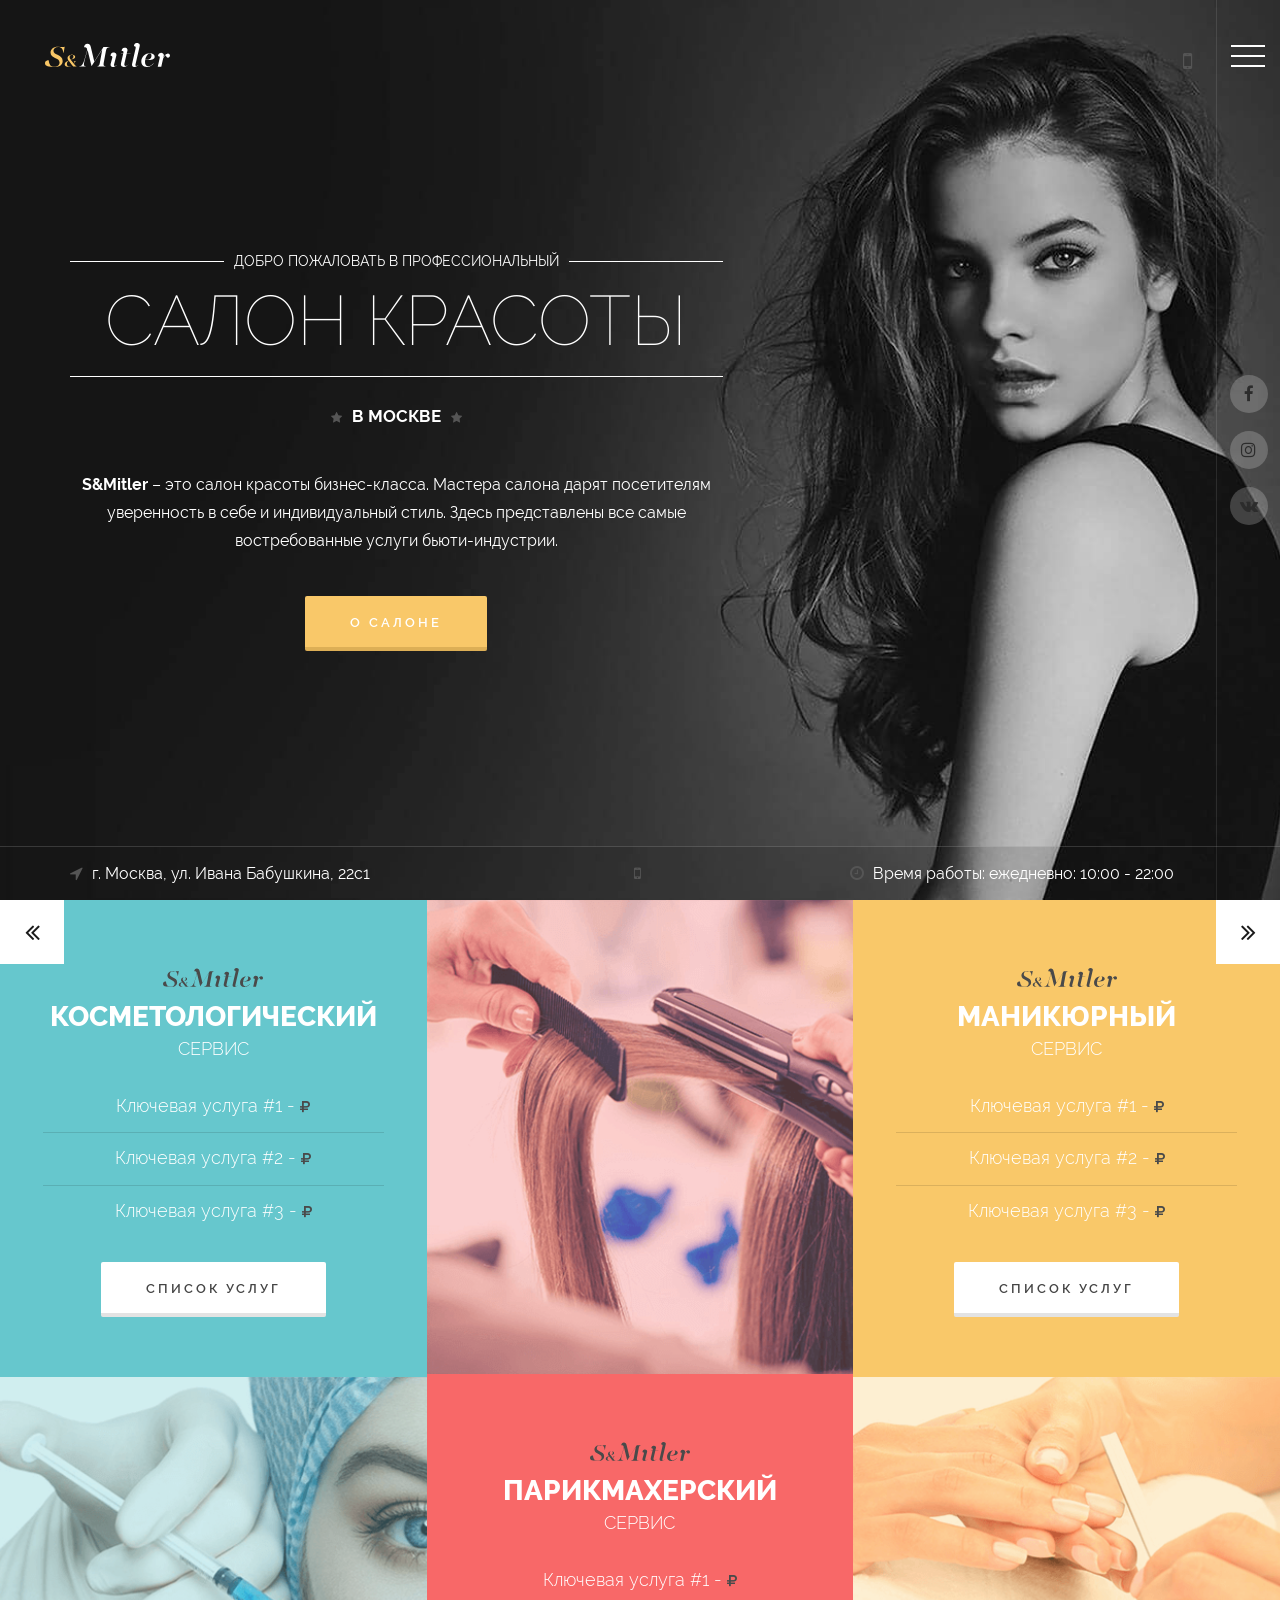
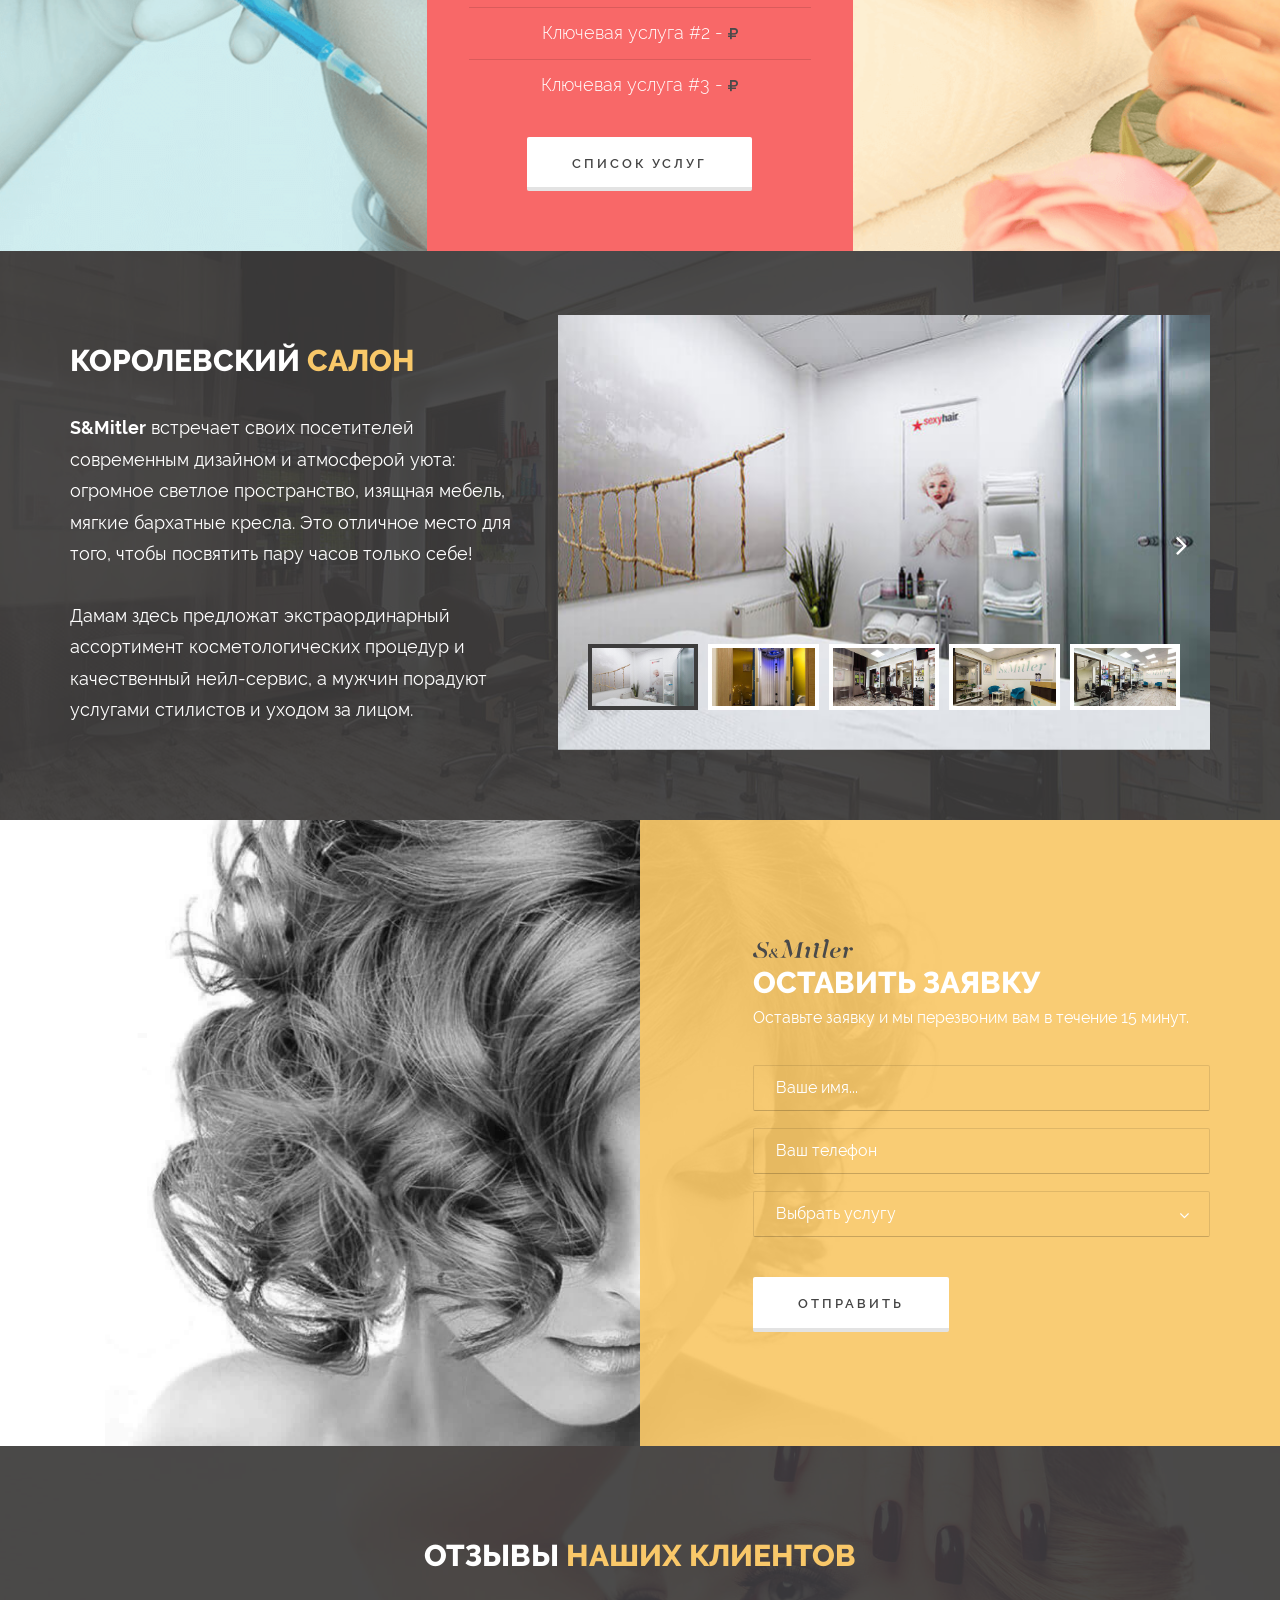
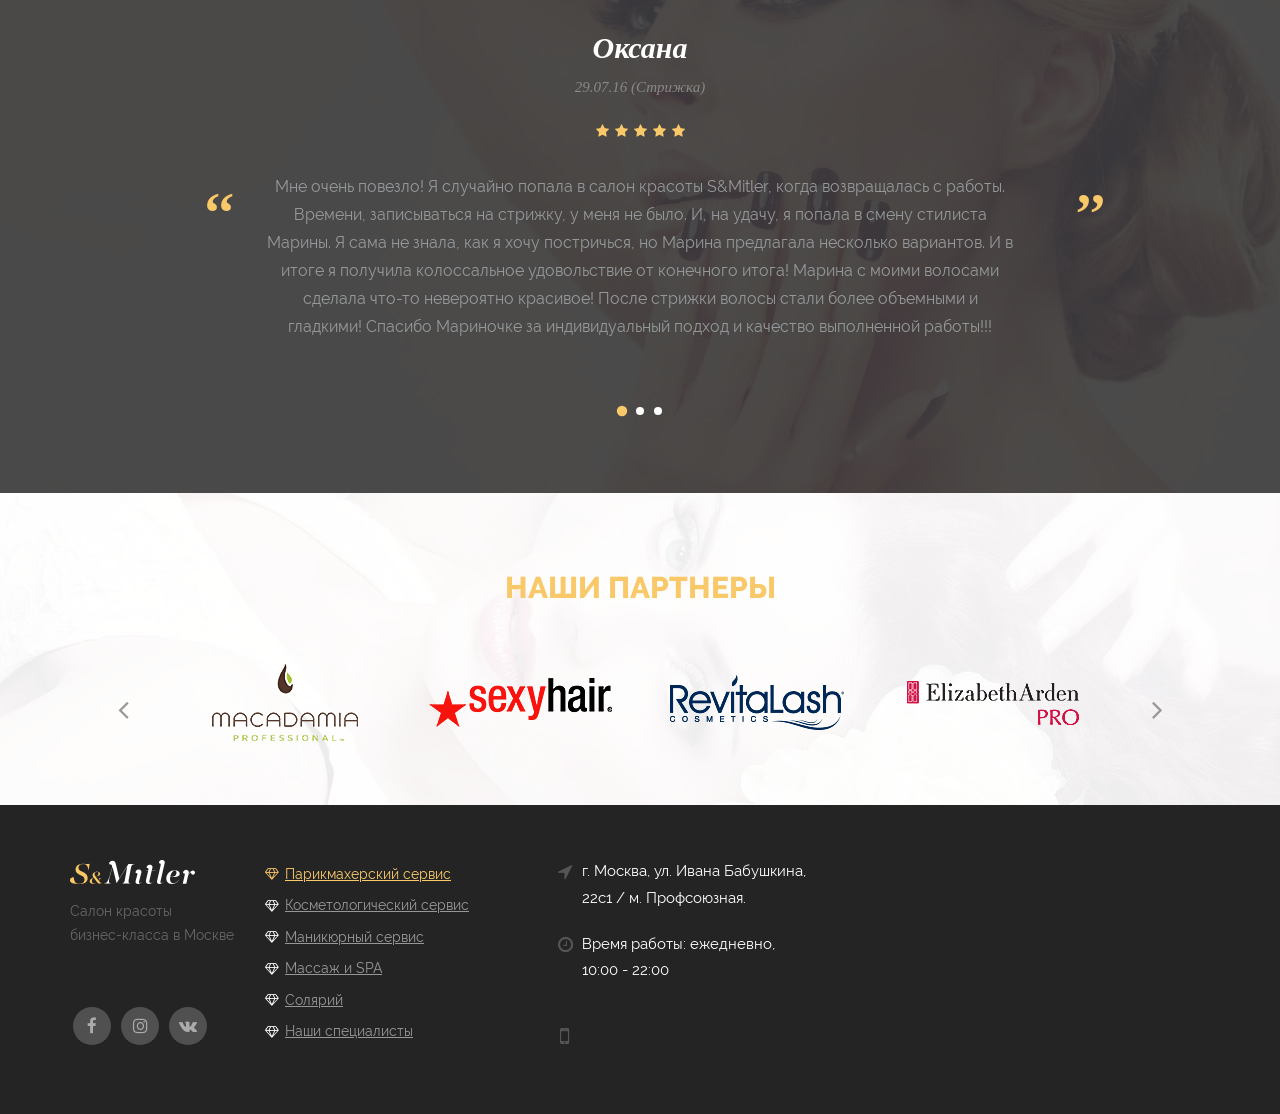
<file: SM/index.html>
<!DOCTYPE html>
<html lang="ru">

<head>

	<meta charset="utf-8">

	<title>S&Mitler</title>
	<meta name="description" content="">

	<meta http-equiv="X-UA-Compatible" content="IE=edge">
	<meta name="viewport" content="width=device-width, initial-scale=1, maximum-scale=1">

	<meta property="og:image" content="path/to/image.jpg">
	<link rel="shortcut icon" href="img/favicon/favicon.ico" type="image/x-icon">
	<link rel="apple-touch-icon" href="img/favicon/apple-touch-icon.png">
	<link rel="apple-touch-icon" sizes="72x72" href="img/favicon/apple-touch-icon-72x72.png">
	<link rel="apple-touch-icon" sizes="114x114" href="img/favicon/apple-touch-icon-114x114.png">

	<!-- Chrome, Firefox OS and Opera -->
	<meta name="theme-color" content="#1a1a1a">
	<!-- Windows Phone -->
	<meta name="msapplication-navbutton-color" content="#1a1a1a">
	<!-- iOS Safari -->
	<meta name="apple-mobile-web-app-status-bar-style" content="#1a1a1a">

	<style>body { opacity: 0; overflow-x: hidden; } html { background-color: #1a1a1a; }</style>

</head>

<body class="ishome">

	<div class="preloader">
		<div class="pulse"></div>
	</div>
	
	<div id="my-page">

        <div id="my-header">
        	
			<header class="site-header" style="background-image: url(img/top-bg.jpg);">
				
				<div class="top-line">
					<a href="#" class="logo">
						<img src="img/logo-1.svg" alt="Салон красоты Смитлер">
					</a>
					<div class="phone hidden-xs">
						<i class="fa fa-mobile"></i>
						+7 (495) 118-94-35
					</div>
					<a href="#my-menu" class="hamburger hamburger--emphatic">
						<span class="hamburger-box">
							<span class="hamburger-inner"></span>
						</span>
					</a>

					<nav id="my-menu">
						<ul>
							<li><a href="#">Парикмахерский сервис</a></li>
							<li class="active"><a href="#">Косметологический сервис</a></li>
							<li><a href="#">Маникюрный сервис</a></li>	
							<li><a href="#">Массаж и SPA</a></li>
							<li><a href="#">Солярий</a></li>
							<li><a href="#">Наши специалисты</a></li>
							<li><a href="#">Новости</a></li>
							<li><a href="#">Прайс-лист</a></li>
							<li><a href="#">Наши сертификаты</a></li>
							<li><a href="#">О салоне</a></li>
						</ul>
					</nav>

				</div>

				<div class="header-flex">
					<div class="flex-center">
						
						<div class="container">
							<div class="row">
								<div class="col-sm-7 col-xs-10">
									
									<div class="header-composition">
										
										<div class="welcome">
											<p><span>ДОБРО ПОЖАЛОВАТЬ В ПРОФЕССИОНАЛЬНЫЙ</span></p>
											<h1 class="h1">САЛОН КРАСОТЫ</h1>
											<strong><i class="fa fa-star"></i>В МОСКВЕ<i class="fa fa-star"></i></strong>
										</div>

										<p><strong>S&Mitler</strong> – это салон красоты бизнес-класса. Мастера салона дарят посетителям уверенность в себе и индивидуальный стиль. Здесь представлены все самые востребованные услуги бьюти-индустрии.</p>

										<a href="#" class="button">О САЛОНЕ</a>

									</div>

								</div>
							</div>
						</div>

					</div>
				</div>

				<div class="header-social">
					<nav class="soc">
						<ul>
							<li><a href="#"><i class="fa fa-facebook"></i></a></li>
							<li><a href="#"><i class="fa fa-instagram"></i></a></li>
							<li><a href="#"><i class="fa fa-vk"></i></a></li>
						</ul>
					</nav>
				</div>

				<div class="header-contacts">
					<div class="container">
						<div class="row">
							<div class="col-md-4 col-sm-6">
								<i class="fa fa-location-arrow"></i> г. Москва, ул. Ивана Бабушкина, 22с1
							</div>
							<div class="col-md-4 col-sm-6">
								<div class="phone-h"><i class="fa fa-mobile"></i> +7 (495) 118-94-35</div> 
							</div>
							<div class="col-md-4 hidden-sm hidden-xs">
								<i class="fa fa-clock-o"></i> Время работы: ежедневно: 10:00 - 22:00
							</div>
						</div>
					</div>
				</div>

			</header>

        </div>

        <div id="my-content">
        	
			<section class="s-services">
				<div class="owl-carousel carousel-services">
					
					<div class="carousel-services-item">
						<div class="carousel-services-content">
							<div class="carousel-services-composition">
								<div class="carousel-logo"><img src="img/logo-2.svg" alt=""></div>
								<h3 class="h3">Косметологический сервис</h3>
								<ul class="carousel-services-list">
									<li>Ключевая услуга #1 - <strong>8500 <i class="fa fa-rub"></i></strong></li>
									<li>Ключевая услуга #2 - <strong>8500 <i class="fa fa-rub"></i></strong></li>
									<li>Ключевая услуга #3 - <strong>8500 <i class="fa fa-rub"></i></strong></li>
								</ul>
								<a href="#" class="button button-white">Список услуг</a>
							</div>	
						</div>		
						<div class="carousel-services-image" style="background-image: url(img/service.png);"></div>
					</div>
					<div class="carousel-services-item">
						<div class="carousel-services-content">
							<div class="carousel-services-composition">
								<div class="carousel-logo"><img src="img/logo-2.svg" alt=""></div>
								<h3 class="h3">Парикмахерский сервис</h3>
								<ul class="carousel-services-list">
									<li>Ключевая услуга #1 - <strong>8500 <i class="fa fa-rub"></i></strong></li>
									<li>Ключевая услуга #2 - <strong>3600 <i class="fa fa-rub"></i></strong></li>
									<li>Ключевая услуга #3 - <strong>9800 <i class="fa fa-rub"></i></strong></li>
								</ul>
								<a href="#" class="button button-white">Список услуг</a>
							</div>	
						</div>		
						<div class="carousel-services-image" style="background-image: url(img/service2.png);"></div>
					</div>
					<div class="carousel-services-item">
						<div class="carousel-services-content">
							<div class="carousel-services-composition">
								<div class="carousel-logo"><img src="img/logo-2.svg" alt=""></div>
								<h3 class="h3">Маникюрный сервис</h3>
								<ul class="carousel-services-list">
									<li>Ключевая услуга #1 - <strong>8500 <i class="fa fa-rub"></i></strong></li>
									<li>Ключевая услуга #2 - <strong>3600 <i class="fa fa-rub"></i></strong></li>
									<li>Ключевая услуга #3 - <strong>9800 <i class="fa fa-rub"></i></strong></li>
								</ul>
								<a href="#" class="button button-white">Список услуг</a>
							</div>	
						</div>		
						<div class="carousel-services-image" style="background-image: url(img/service3.png);"></div>
					</div>
					<div class="carousel-services-item">
						<div class="carousel-services-content">
							<div class="carousel-services-composition">
								<div class="carousel-logo"><img src="img/logo-2.svg" alt=""></div>
								<h3 class="h3">Массаж и SPA сервис</h3>
								<ul class="carousel-services-list">
									<li>Ключевая услуга #1 - <strong>8500 <i class="fa fa-rub"></i></strong></li>
									<li>Ключевая услуга #2 - <strong>8500 <i class="fa fa-rub"></i></strong></li>
									<li>Ключевая услуга #3 - <strong>8500 <i class="fa fa-rub"></i></strong></li>
								</ul>
								<a href="#" class="button button-white">Список услуг</a>
							</div>	
						</div>		
						<div class="carousel-services-image" style="background-image: url(img/service.png);"></div>
					</div>

				</div>
			</section>

			<section class="s-king inverse section-overlay" style="background-image: url(img/photos/foto-16.jpg);">
				<div class="container">
					<div class="row">
						<div class="col-md-5">
							<h2 class="h2">КОРОЛЕВСКИЙ САЛОН</h2>
							<p><strong>S&Mitler</strong> встречает своих посетителей современным дизайном и атмосферой уюта: огромное светлое пространство, изящная мебель, мягкие бархатные кресла. Это отличное место для того, чтобы посвятить пару часов только себе!</p>
							<p>Дамам здесь предложат экстраординарный ассортимент косметологических процедур и качественный нейл-сервис, а мужчин порадуют услугами стилистов и уходом за лицом.</p>
						</div>
						<div class="col-md-7">
							<div class="section-gallery fotorama" data-nav="thumbs" data-thumbwidth="110.5" data-thumbheight="66" data-thumbborderwidth="4" data-thumbmargin="10" data-width="100%">
								<a href="img/photos/small/foto-13.jpg"><img src="img/photos/thumbs/foto-13.jpg" alt="Фото салона красоты"></a>
								<a href="img/photos/small/foto-15.jpg"><img src="img/photos/thumbs/foto-15.jpg" alt="Фото салона красоты"></a>
								<a href="img/photos/small/foto-16.jpg"><img src="img/photos/thumbs/foto-16.jpg" alt="Фото салона красоты"></a>
								<a href="img/photos/small/foto-18.jpg"><img src="img/photos/thumbs/foto-18.jpg" alt="Фото салона красоты"></a>
								<a href="img/photos/small/foto-19.jpg"><img src="img/photos/thumbs/foto-19.jpg" alt="Фото салона красоты"></a>
								<a href="img/photos/small/foto-23.jpg"><img src="img/photos/thumbs/foto-23.jpg" alt="Фото салона красоты"></a>
								<a href="img/photos/small/foto-13.jpg"><img src="img/photos/thumbs/foto-13.jpg" alt="Фото салона красоты"></a>
								<a href="img/photos/small/foto-15.jpg"><img src="img/photos/thumbs/foto-15.jpg" alt="Фото салона красоты"></a>
								<a href="img/photos/small/foto-16.jpg"><img src="img/photos/thumbs/foto-16.jpg" alt="Фото салона красоты"></a>
							</div>
						</div>
					</div>
				</div>
			</section>

			<section class="section s-call inverse" style="background-image: url(img/madama.jpg);">
				<div class="container">
					<div class="row">
						<div class="col-md-5 col-md-offset-7 col-sm-6 col-sm-offset-6">
							<form class="callback">
								<div class="success"><span>Спасибо за заявку</span></div>
								<!-- Hidden Required Fields -->
								<input type="hidden" name="project_name" value="SMITLER">
								<input type="hidden" name="admin_email" value="ig0rehatrader@gmail.com">
								<input type="hidden" name="form_subject" value="Заявка с сайта SMITLER">
								<!-- END Hidden Required Fields --> 
								<input type="hidden" name="Страница" value="">
								<div class="callback-logo"><img src="img/logo-2.svg" alt="Смитлер - салон красоты в москве"></div>
								<div class="formhead h2">Оставить заявку</div>
								<p>Оставьте заявку и мы перезвоним вам в течение 15 минут.</p>
								<input type="text" name="Имя" placeholder="Ваше имя..." required>
								<input type="text" name="Телефон" placeholder="Ваш телефон" required>
								<select name="Услуга">
									<option value disabled selected>Выбрать услугу</option>
									<option>Парикмахерский сервис</option>
									<option>Косметологический сервис</option>
									<option>Маникюрный сервис</option>
									<option>Массаж и SPA</option>
									<option>Солярий</option>
								</select>
								<button class="button button-white">Отправить</button>
							</form>
						</div>
					</div>
				</div>
			</section>

			<section class="s-review inverse section-overlay" style="background-image: url(img/bg-2.jpg);">
				<div class="container">
					<div class="row">
						<div class="col-sm-12">
							<h2 class="h2 text-center h-first">ОТЗЫВЫ НАШИХ КЛИЕНТОВ</h2>
						</div>
						<div class="col-sm-8 col-sm-offset-2">
							<div class="quotes"></div>
							<div class="owl-carousel reviews">
								<div class="review">
									<div class="review-header">Оксана</div>
									<div class="review-date">29.07.16 (Стрижка)</div>
									<div class="review-stars">
										<i class="fa fa-star"></i>
										<i class="fa fa-star"></i>
										<i class="fa fa-star"></i>
										<i class="fa fa-star"></i>
										<i class="fa fa-star"></i>
									</div>
									<div class="review-text">Мне очень повезло! Я случайно попала в салон красоты S&Mitler, когда возвращалась с работы. Времени, записываться на стрижку, у меня не было. И, на удачу, я попала в смену стилиста Марины. Я сама не знала, как я хочу постричься, но Марина предлагала несколько вариантов. И в итоге я получила колоссальное удовольствие от конечного итога! Марина с моими волосами сделала что-то невероятно красивое! После стрижки волосы стали более объемными и гладкими! Спасибо Мариночке за индивидуальный подход и качество выполненной работы!!!</div>
								</div>
								<div class="review">
									<div class="review-header">Александра</div>
									<div class="review-date">29.07.16 (Маникюр)</div>
									<div class="review-stars">
										<i class="fa fa-star"></i>
										<i class="fa fa-star"></i>
										<i class="fa fa-star"></i>
										<i class="fa fa-star"></i>
										<i class="fa fa-star"></i>
									</div>
									<div class="review-text">Мне очень повезло! Я случайно попала в салон красоты S&Mitler, когда возвращалась с работы. Времени, записываться на стрижку, у меня не было. И, на удачу, я попала в смену стилиста Марины. Я сама не знала, как я хочу постричься, но Марина предлагала несколько вариантов. И в итоге я получила колоссальное удовольствие от конечного итога! Марина с моими волосами сделала что-то невероятно красивое!</div>
								</div>
								<div class="review">
									<div class="review-header">Максим</div>
									<div class="review-date">29.07.16 (Маникюр)</div>
									<div class="review-stars">
										<i class="fa fa-star"></i>
										<i class="fa fa-star"></i>
										<i class="fa fa-star"></i>
										<i class="fa fa-star"></i>
										<i class="fa fa-star"></i>
									</div>
									<div class="review-text">Мне очень повезло! Я случайно попала в салон красоты S&Mitler, когда возвращалась с работы. Времени, записываться на стрижку, у меня не было. И, на удачу, я попала в смену стилиста Марины. Я сама не знала, как я хочу постричься, но Марина предлагала несколько вариантов. И в итоге я получила колоссальное удовольствие от конечного итога!</div>
								</div>
							</div>
						</div>
					</div>
				</div>
			</section>

			<section class="s-partners section-overlay" style="background-image: url(img/bg-3.jpg);">
				<div class="container">
					<div class="row">
						<div class="col-sm-12">
							<h2 class="h2 text-center">НАШИ ПАРТНЕРЫ</h2>
						</div>
						<div class="col-sm-10 col-sm-offset-1">
							<div class="owl-carousel partners">
								<div class="partner">
									<img src="img/partners/brend1.png" alt="Партнёры">
								</div>
								<div class="partner">
									<img src="img/partners/brend2.png" alt="Партнёры">
								</div>
								<div class="partner">
									<img src="img/partners/brend3.png" alt="Партнёры">
								</div>
								<div class="partner">
									<img src="img/partners/brend4.png" alt="Партнёры">
								</div>
								<div class="partner">
									<img src="img/partners/brend1.png" alt="Партнёры">
								</div>
								<div class="partner">
									<img src="img/partners/brend2.png" alt="Партнёры">
								</div>
							</div>
						</div>
					</div>
				</div>
			</section>

        </div>

        <div id="my-footer">
        	<div class="main-footer">
        		<div class="container">
        			<div class="row">
        				<div class="col-lg-2 col-sm-4 col-xs-12">
        					<div class="footer-column">
        						<img src="img/logo-1.svg" alt="Салон красоты" class="logo-footer">
        						<p>Cалон красоты <br>бизнес-класса в Москве</p>
        						<div class="social-footer">
									<nav class="soc">
										<ul>
											<li><a href="#"><i class="fa fa-facebook"></i></a></li>
											<li><a href="#"><i class="fa fa-instagram"></i></a></li>
											<li><a href="#"><i class="fa fa-vk"></i></a></li>
										</ul>
									</nav>
								</div>
        					</div>
        				</div>
        				<div class="col-lg-3 col-sm-4 col-xs-12">
        					<div class="footer-column">
        						<nav class="footer-menu">
        							<ul>
        								<li class="active"><a href="#">Парикмахерский сервис</a></li>
        								<li><a href="#">Косметологический сервис</a></li>
        								<li><a href="#">Маникюрный сервис</a></li>
        								<li><a href="#">Массаж и SPA</a></li>
        								<li><a href="#">Солярий</a></li>
        								<li><a href="#">Наши специалисты</a></li>
        							</ul>
        						</nav>
        					</div>
        				</div>
        				<div class="col-lg-3 col-sm-4 col-xs-12">
        					<div class="footer-column">
        						<p class="footer-addr"><i class="fa fa-location-arrow"></i>г. Москва, ул. Ивана Бабушкина, 22с1 / м. Профсоюзная.</p>
        						<p class="footer-addr"><i class="fa fa-clock-o"></i>Время работы: ежедневно, <br>10:00 - 22:00</p>
        						<p class="footer-addr"><span class="footer-phone"><i class="fa fa-mobile"></i>+7 (495) 922-77-73</span></p>
        					</div>
        				</div>
        				<div class="col-lg-4 col-sm-12 col-xs-12">
        					<div class="footer-column">
        						<div class="map">
        							<script type="text/javascript" charset="utf-8" async src="https://api-maps.yandex.ru/services/constructor/1.0/js/?um=constructor%3A9563ed75f373f3c64d6122484d7f92912e5c3a81fd2142e5e40b91f0c7127d15&amp;width=100%&amp;height=200&amp;lang=ru_UA&amp;scroll=true"></script>
        						</div>
        					</div>
        				</div>
        			</div>
        		</div>
        	</div>
        </div>

    </div>

	<div class="top" title="Наверх">
		<i class="fa fa-angle-double-up"></i>
	</div>

	<link rel="stylesheet" href="css/main.min.css">
	<script src="js/scripts.min.js"></script>

</body>
</html>
</file>
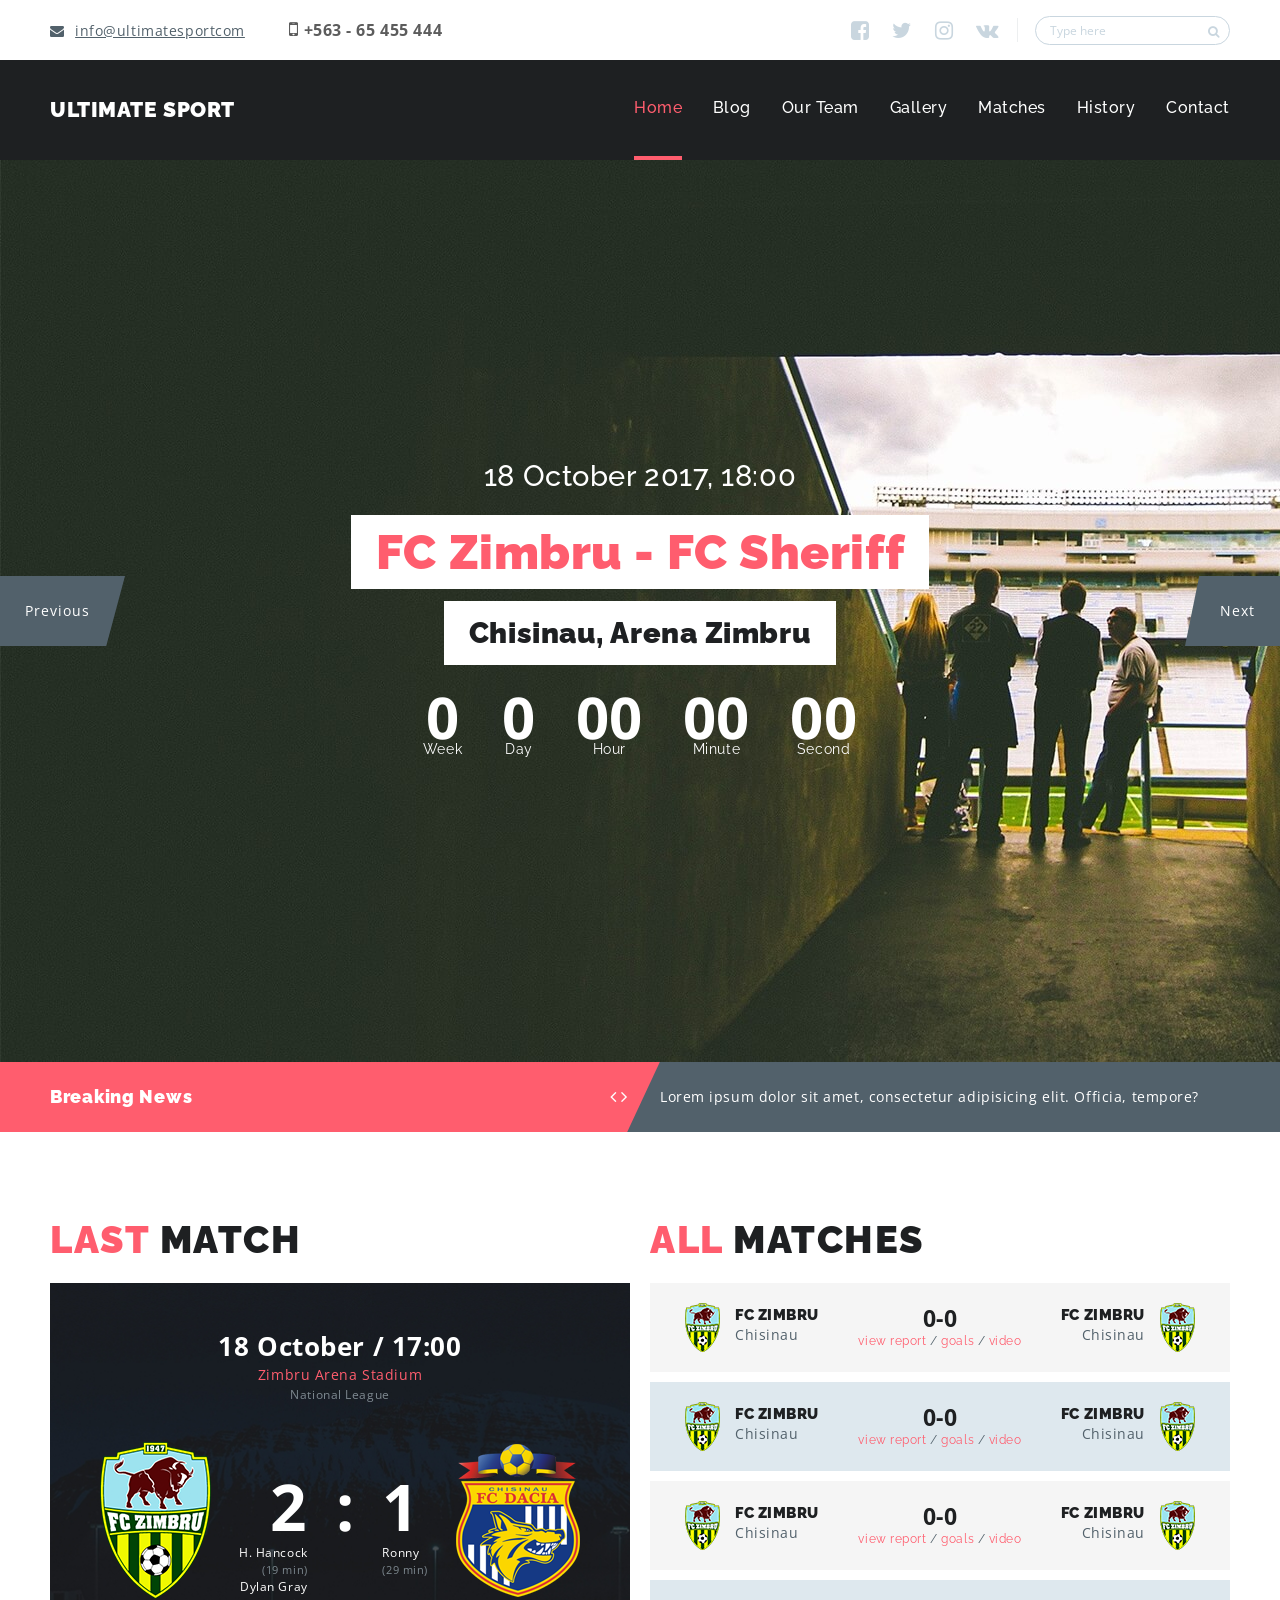
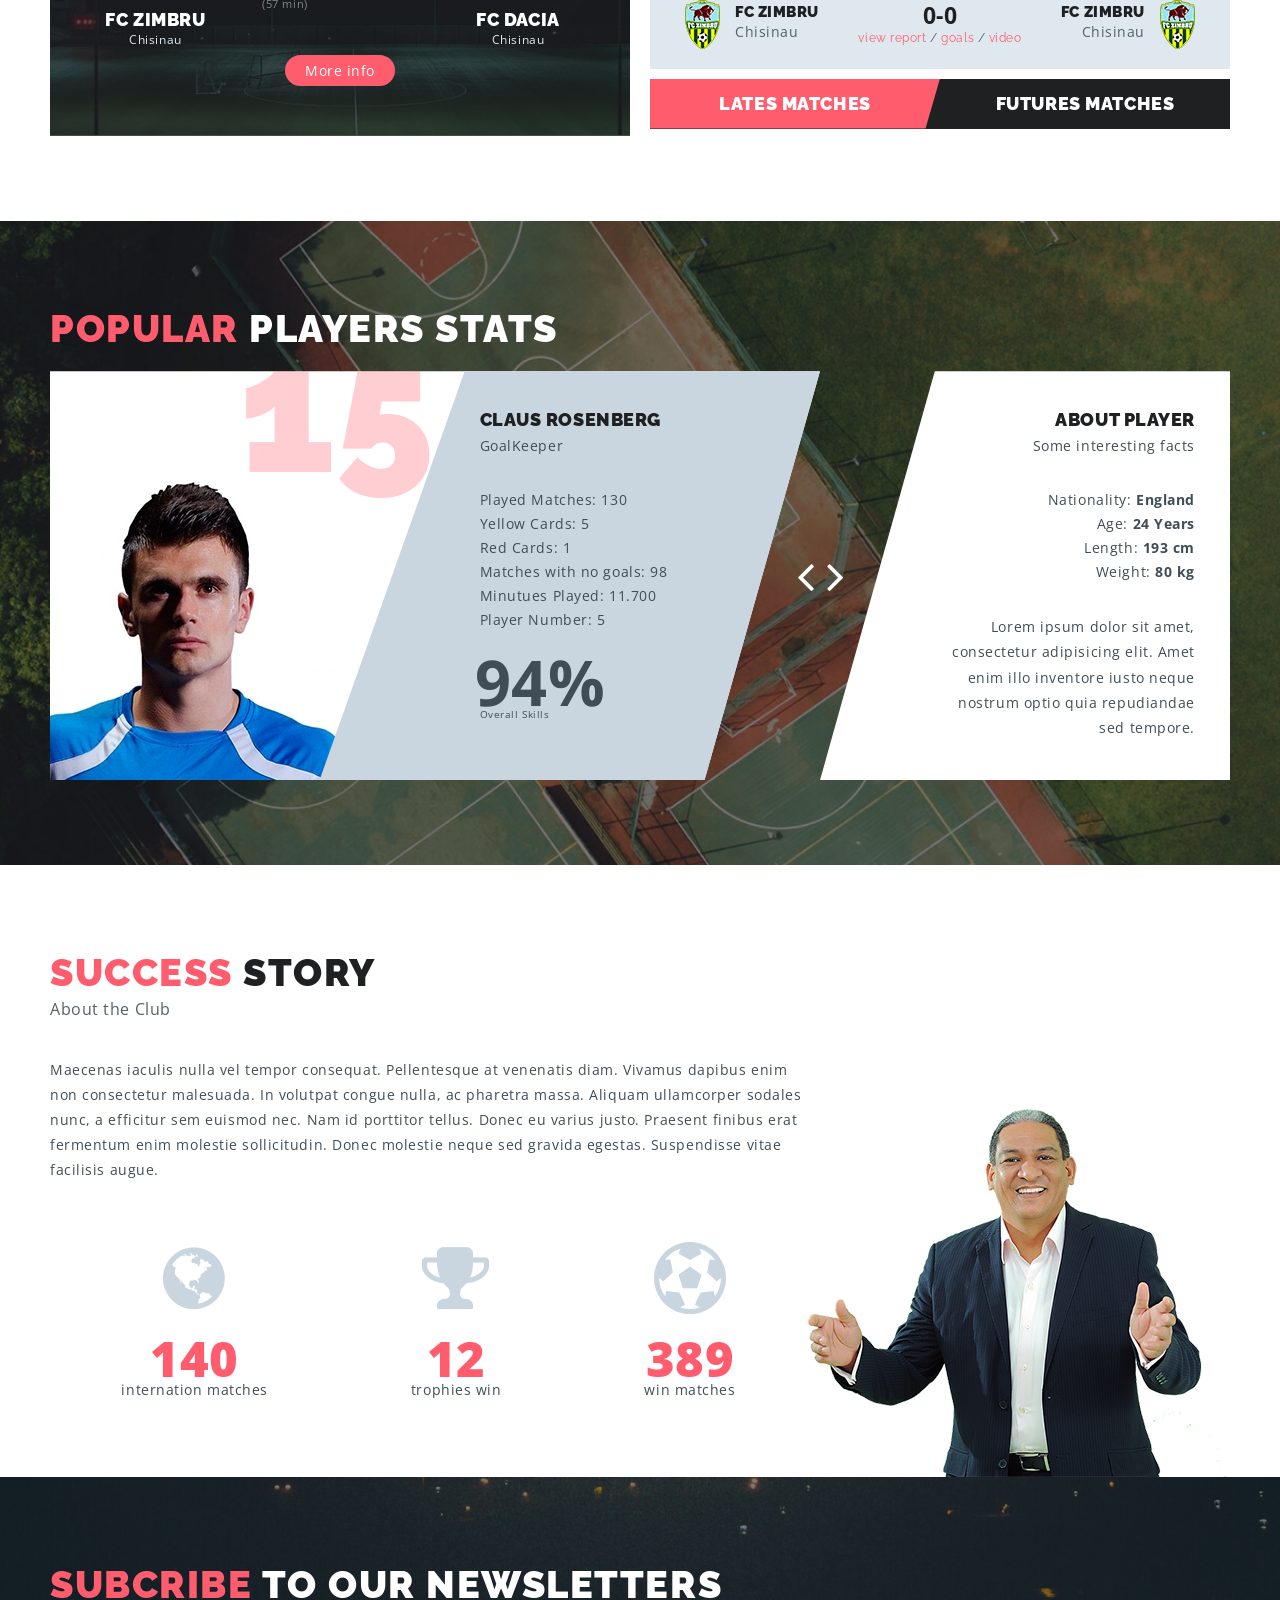
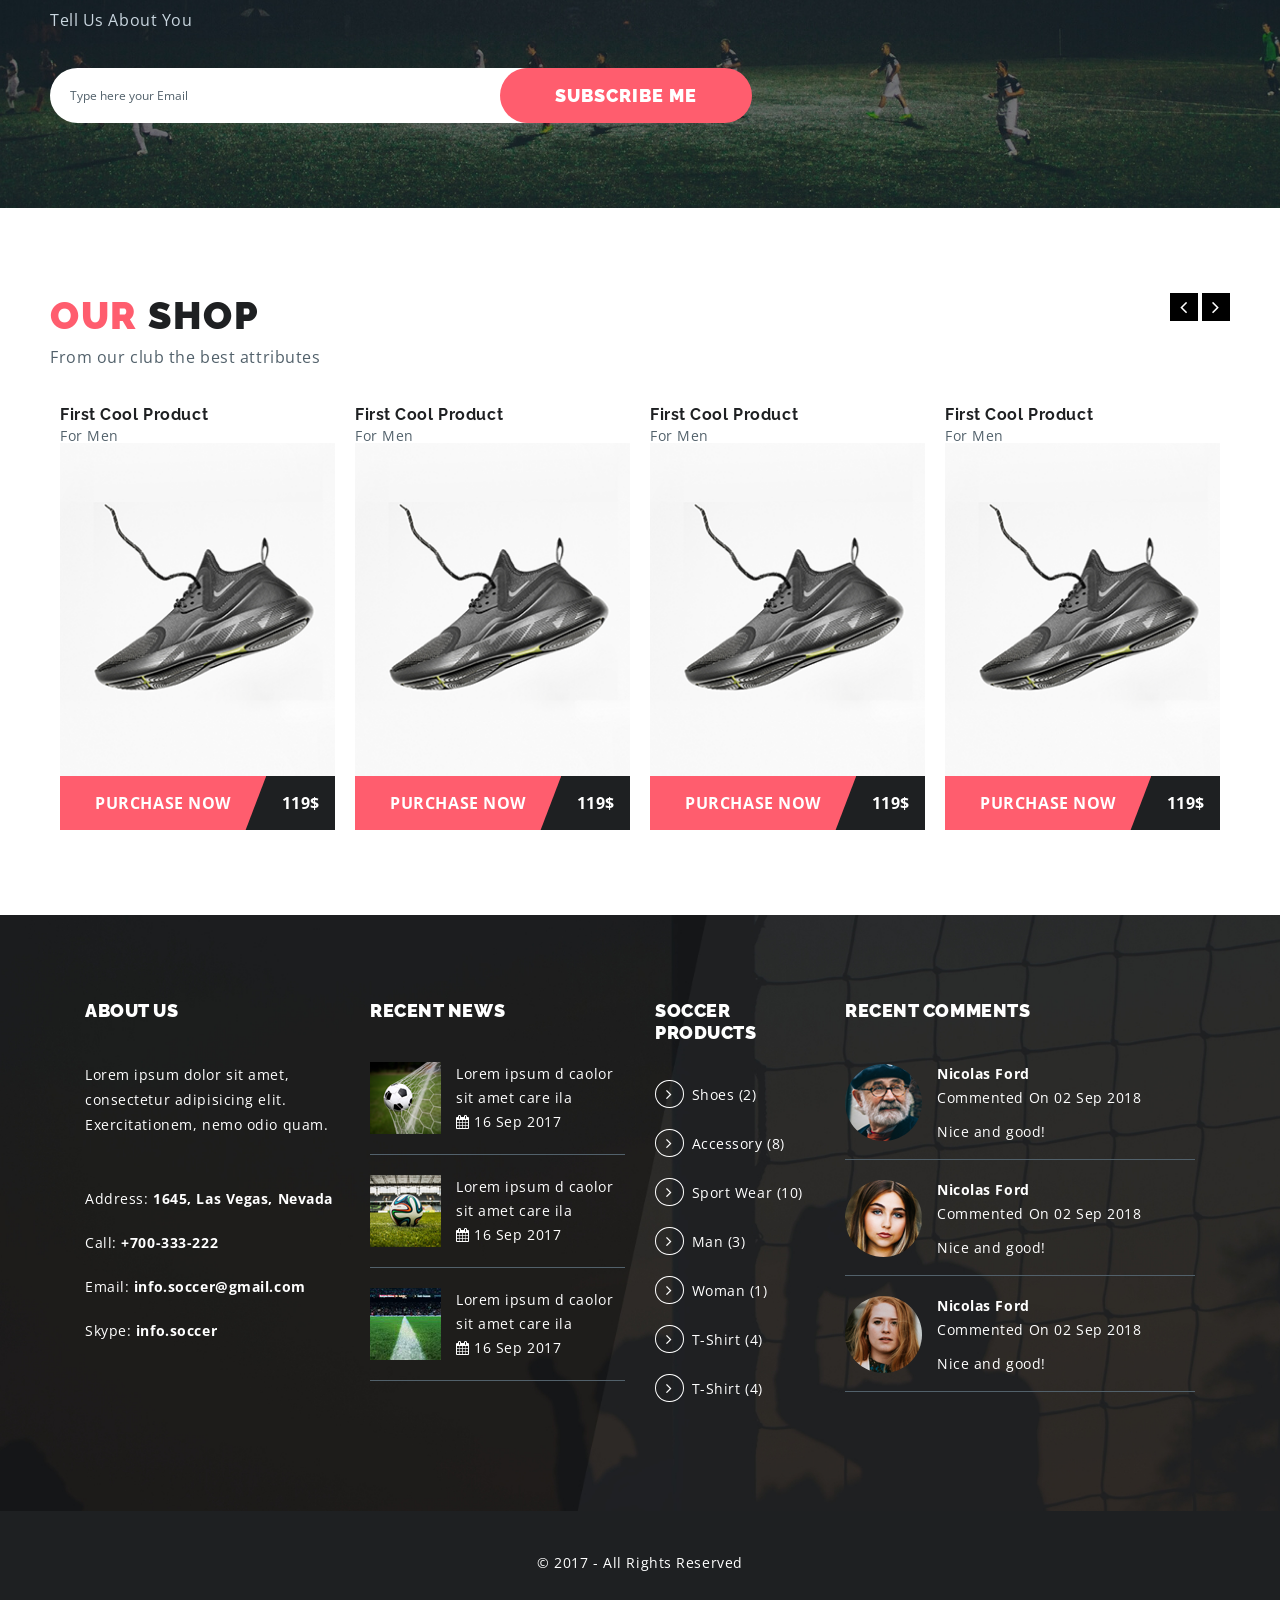
<file: Ultimate Sport/index.html>
<!DOCTYPE html>
<html lang="en">
    <head>
        <meta charset="utf-8">
        <title>ULTIMATE SPORT</title>
        <meta name="description" content="HTML framework description">
        <meta name="viewport" content="width=device-width, initial-scale=1">

        <link href="https://fonts.googleapis.com/css?family=Open+Sans:400,700,800|Raleway:500,800,900" rel="stylesheet">
        <!-- end fonts -->

        <!-- BOOTSTRAP -->

        <link rel="stylesheet" href="https://maxcdn.bootstrapcdn.com/bootstrap/4.0.0/css/bootstrap.min.css" integrity="sha384-Gn5384xqQ1aoWXA+058RXPxPg6fy4IWvTNh0E263XmFcJlSAwiGgFAW/dAiS6JXm" crossorigin="anonymous">
        <script src="https://maxcdn.bootstrapcdn.com/bootstrap/4.0.0/js/bootstrap.min.js" integrity="sha384-JZR6Spejh4U02d8jOt6vLEHfe/JQGiRRSQQxSfFWpi1MquVdAyjUar5+76PVCmYl" crossorigin="anonymous"></script>
        <script src="https://code.jquery.com/jquery-3.2.1.slim.min.js" integrity="sha384-KJ3o2DKtIkvYIK3UENzmM7KCkRr/rE9/Qpg6aAZGJwFDMVNA/GpGFF93hXpG5KkN" crossorigin="anonymous"></script>
        <script src="https://cdnjs.cloudflare.com/ajax/libs/popper.js/1.12.9/umd/popper.min.js" integrity="sha384-ApNbgh9B+Y1QKtv3Rn7W3mgPxhU9K/ScQsAP7hUibX39j7fakFPskvXusvfa0b4Q" crossorigin="anonymous"></script>

        <link rel="stylesheet" href="css/general.css">
        <link rel="stylesheet" href="css/font-awesome.min.css">
        <link rel="stylesheet" href="css/animate.css">
         <!-- end styles -->

         <script src="js/libs/jquery-1.10.2.min.js"></script>
         <script src="js/libs/jquery-ui.js"></script>
         <script src="js/libs/jquery.countdown.min.js"></script>
         <!-- end jQuery -->
        
        <script src="js/libs/modernizr-2.5.3.min.js"></script>
         <!-- end modernizr -->

        <!-- Semantic HTML5 Support on old IE -->
        <!--[if IE]>
            <script src="http://html5shiv.googlecode.com/svn/trunk/html5.js"></script>
        <![endif]-->

        <!--[if gte IE 9]>
            <style type="text/css">
                .gradient {
                    filter: none;
                }
            </style>
        <![endif]-->
    </head>
    <!-- end head -->

    <body>
                
        <div class="preloader"></div>

        <header class="top_header">
            <div class="top_line">
                <div class="wrapper">
                    <div class="line">
                        <div class="contact_info">
                            <span class="email"><i class="fa fa-envelope" aria-hidden="true"></i> <a href="mailto:info@ultimatesportcom">info@ultimatesportcom</a></span>
                            <span class="phone"><i class="fa fa-mobile" aria-hidden="true"></i> +563 - 65 455 444</span>
                        </div>
                        <div class="social_search">
                            <div class="social">
                                <a href="#"><i class="fa fa-facebook-square" aria-hidden="true"></i></a>
                                <a href="#"><i class="fa fa-twitter" aria-hidden="true"></i></a>
                                <a href="#"><i class="fa fa-instagram" aria-hidden="true"></i></a>
                                <a href="#"><i class="fa fa-vk" aria-hidden="true"></i></a>
                            </div>
                            <div class="search_form">
                                <form class="search">
                                    <input type="text" name="" class="search_field" placeholder="Type here" />
                                    <input type="submit" class="search_button" value="&#xf002" />
                                </form>
                            </div>
                        </div>
                    </div>
                </div>
            </div>

            <nav class="top_navigation">
                <div class="wrapper">
                    <div class="line">
                        <div class="logo">
                            <h1>Ultimate Sport</h1>
                        </div>
                        <ul class="header_menu">
                            <li class="current"><a href="#">Home</a></li>
                            <li><a href="#">Blog</a>
                                <ul class="sub-menu">
                                    <li><a href="">Page item 1</a></li>
                                    <li><a href="">Page item 2</a></li>
                                    <li><a href="">Page item 3</a></li>
                                </ul>
                            </li>
                            <li><a href="#">Our Team</a></li>
                            <li><a href="#">Gallery</a></li>
                            <li><a href="#">Matches</a></li>
                            <li><a href="#">History</a></li>
                            <li><a href="#">Contact</a></li>
                        </ul>
                    </div>
                </div>
            </nav>
            
            <div class="homeslider">
                <div class="slide_item">
                    <figure>
                        <img src="css/images/slide1.jpg" alt />
                        <figcaption>
                            <div class="wrapper">
                                <div class="slider_data">
                                    <span class="ale_date">18 October 2017, 18:00</span>
                                    <div class="ale_matchnames">
                                       <div class="item_match_name">FC Zimbru  -  FC Sheriff</div>
                                    </div>
                                    <div class="ale_place">
                                        <div class="item_place">Chisinau, Arena Zimbru</div>
                                    </div>
                                    <div class="ale_timer">
                                        <div id="getting-started" class="time_section"></div>
                                        <script type="text/javascript">
                                            $("#getting-started")
                                                .countdown("2020/07/18", function(event) {
                                                    $(this).html(
                                                        event.strftime(''
                                                            + '<div class="item"><span>%-w</span> Week%!w </div>'
                                                            + '<div class="item"><span>%-d</span> Day%!d </div>'
                                                            + '<div class="item"><span>%H</span> Hour%!H </div>'
                                                            + '<div class="item"><span>%M</span> Minute%!M </div>'
                                                            + '<div class="item"><span>%S</span> Second%!S </div>')
                                                        );
                                                });
                                        </script>
                                    </div>
                                </div>
                            </div>
                        </figcaption>
                    </figure>
                </div>
                <div class="slide_item">
                    <figure>
                        <img src="css/images/slide2.jpg" alt />
                        <figcaption>
                            <div class="wrapper">
                                <div class="slider_data">
                                    <span class="ale_date">18 October 2017, 18:00</span>
                                    <div class="ale_matchnames">
                                        <div class="item_match_name">FC Zimbru  -  FC Sheriff</div>
                                    </div>
                                    <div class="ale_place">
                                        <div class="item_place">Chisinau, Arena Zimbru</div>
                                    </div>
                                    <div class="ale_timer">
                                        <div id="two-started" class="time_section"></div>
                                        <script type="text/javascript">
                                            $("#two-started")
                                                .countdown("2019/07/18", function(event) {
                                                    $(this).html(
                                                        event.strftime(''
                                                            + '<div class="item"><span>%-w</span> Week%!w </div>'
                                                            + '<div class="item"><span>%-d</span> Day%!d </div>'
                                                            + '<div class="item"><span>%H</span> Hour%!H </div>'
                                                            + '<div class="item"><span>%M</span> Minute%!M </div>'
                                                            + '<div class="item"><span>%S</span> Second%!S </div>')
                                                    );
                                                });
                                        </script>
                                    </div>
                                </div>
                            </div>
                        </figcaption>
                    </figure>
                </div>
            </div>

            <div class="top_news">
                <div class="wrapper">
                    <div class="line">
                        <div class="news_title">
                            Breaking News
                            <div class="breaking_nav">
                                <span class="prev_news_title"><i class="fa fa-angle-left" aria-hidden="true"></i></span>
                                <span class="next_news_title"><i class="fa fa-angle-right" aria-hidden="true"></i></span>
                            </div>
                        </div>
                        <div class="news_slider">
                            <div class="news_item">
                                Lorem ipsum dolor sit amet, consectetur adipisicing elit. Officia, tempore?
                            </div>
                            <div class="news_item">
                                Lorem ipsum dolor sit amet, consectetur adipisicing elit. Officia, tempore?
                            </div>
                        </div>
                    </div>
                </div>
            </div>
        </header>

        <section class="matches">
            <div class="wrapper">
                <div class="line">
                    <div class="last_match">
                        <h3 class="widget_title"><span>Last</span> Match</h3>

                        <div class="match_container">
                            <div class="place_data">
                                <span class="ale_date">18 October / 17:00</span>
                                <span class="ale_place">Zimbru Arena Stadium</span>
                                <span class="ale_liga">National League</span>
                            </div>
                            <div class="match_report_table">
                                <div class="first_team">
                                    <div class="team_image">
                                        <a href="#"><img src="css/images/logo_1.png" alt /></a>
                                    </div>
                                    <span class="teamname"><a href="#">FC Zimbru</a></span>
                                    <span class="teamcity">Chisinau</span>
                                </div>
                                <div class="first_scores">
                                    <span class="score">2</span>
                                    <span class="player_name">H. Hancock</span><br>
                                    (19 min)<br>
                                    <span class="player_name">Dylan Gray</span><br>
                                    (57 min)<br>
                                </div>
                                <div class="dots">
                                    :
                                </div>
                                <div class="second_scores">
                                    <span class="score">1</span>
                                    <span class="player_name">Ronny</span> <br>
                                    (29 min)<br>
                                </div>
                                <div class="second_team">
                                    <div class="team_image">
                                        <a href="#"><img src="css/images/logo_2.png" alt /></a>
                                    </div>
                                    <span class="teamname"><a href="#">FC Dacia</a></span>
                                    <span class="teamcity">Chisinau</span>
                                </div>
                            </div>
                            <a href="#" class="ale_more">More info</a>
                        </div>
                    </div>
                    <div class="all_matches">
                        <h3 class="widget_title"><span>All</span> Matches</h3>

                        <div class="list_matches" id="last_matches">
                            <div class="match_item">
                                <div class="first_team">
                                    <div class="team_image">
                                        <img src="css/images/logo_small.png" />
                                    </div>
                                    <div class="team_data">
                                        <span class="teamname">
                                            FC Zimbru
                                        </span>
                                        <span class="teamcity">
                                            Chisinau
                                        </span>
                                    </div>
                                </div>
                                <div class="match_stats">
                                    <span class="score">0-0</span>
                                    <span class="links"><a href="#">view report</a> / <a href="#">goals</a> / <a href="#">video</a> </span>
                                </div>
                                <div class="second_team">
                                    <div class="team_data">
                                        <span class="teamname">
                                            FC Zimbru
                                        </span>
                                        <span class="teamcity">
                                            Chisinau
                                        </span>
                                    </div>
                                    <div class="team_image">
                                        <img src="css/images/logo_small.png" />
                                    </div>
                                </div>
                            </div>
                            <div class="match_item">
                                <div class="first_team">
                                    <div class="team_image">
                                        <img src="css/images/logo_small.png" />
                                    </div>
                                    <div class="team_data">
                                        <span class="teamname">
                                            FC Zimbru
                                        </span>
                                        <span class="teamcity">
                                            Chisinau
                                        </span>
                                    </div>
                                </div>
                                <div class="match_stats">
                                    <span class="score">0-0</span>
                                    <span class="links"><a href="#">view report</a> / <a href="#">goals</a> / <a href="#">video</a> </span>
                                </div>
                                <div class="second_team">
                                    <div class="team_data">
                                        <span class="teamname">
                                            FC Zimbru
                                        </span>
                                        <span class="teamcity">
                                            Chisinau
                                        </span>
                                    </div>
                                    <div class="team_image">
                                        <img src="css/images/logo_small.png" />
                                    </div>
                                </div>
                            </div>
                            <div class="match_item">
                                <div class="first_team">
                                    <div class="team_image">
                                        <img src="css/images/logo_small.png" />
                                    </div>
                                    <div class="team_data">
                                        <span class="teamname">
                                            FC Zimbru
                                        </span>
                                        <span class="teamcity">
                                            Chisinau
                                        </span>
                                    </div>
                                </div>
                                <div class="match_stats">
                                    <span class="score">0-0</span>
                                    <span class="links"><a href="#">view report</a> / <a href="#">goals</a> / <a href="#">video</a> </span>
                                </div>
                                <div class="second_team">
                                    <div class="team_data">
                                        <span class="teamname">
                                            FC Zimbru
                                        </span>
                                        <span class="teamcity">
                                            Chisinau
                                        </span>
                                    </div>
                                    <div class="team_image">
                                        <img src="css/images/logo_small.png" />
                                    </div>
                                </div>
                            </div>
                            <div class="match_item">
                                <div class="first_team">
                                    <div class="team_image">
                                        <img src="css/images/logo_small.png" />
                                    </div>
                                    <div class="team_data">
                                        <span class="teamname">
                                            FC Zimbru
                                        </span>
                                        <span class="teamcity">
                                            Chisinau
                                        </span>
                                    </div>
                                </div>
                                <div class="match_stats">
                                    <span class="score">0-0</span>
                                    <span class="links"><a href="#">view report</a> / <a href="#">goals</a> / <a href="#">video</a> </span>
                                </div>
                                <div class="second_team">
                                    <div class="team_data">
                                        <span class="teamname">
                                            FC Zimbru
                                        </span>
                                        <span class="teamcity">
                                            Chisinau
                                        </span>
                                    </div>
                                    <div class="team_image">
                                        <img src="css/images/logo_small.png" />
                                    </div>
                                </div>
                            </div>
                        </div>
                        <div class="list_matches" id="future_matches">
                            <div class="match_item">
                                <div class="first_team">
                                    <div class="team_image">
                                        <img src="css/images/logo_small.png" />
                                    </div>
                                    <div class="team_data">
                                        <span class="teamname">
                                            FC Zimbru
                                        </span>
                                        <span class="teamcity">
                                            Chisinau
                                        </span>
                                    </div>
                                </div>
                                <div class="match_stats">
                                    <span class="score">18 October / 17:00</span>
                                    <span class="links"><a href="#">view report</a> / <a href="#">goals</a> / <a href="#">video</a> </span>
                                </div>
                                <div class="second_team">
                                    <div class="team_data">
                                        <span class="teamname">
                                            FC Zimbru
                                        </span>
                                        <span class="teamcity">
                                            Chisinau
                                        </span>
                                    </div>
                                    <div class="team_image">
                                        <img src="css/images/logo_small.png" />
                                    </div>
                                </div>
                            </div>
                            <div class="match_item">
                                <div class="first_team">
                                    <div class="team_image">
                                        <img src="css/images/logo_small.png" />
                                    </div>
                                    <div class="team_data">
                                        <span class="teamname">
                                            FC Zimbru
                                        </span>
                                        <span class="teamcity">
                                            Chisinau
                                        </span>
                                    </div>
                                </div>
                                <div class="match_stats">
                                    <span class="score">18 October / 17:00</span>
                                    <span class="links"><a href="#">view report</a> / <a href="#">goals</a> / <a href="#">video</a> </span>
                                </div>
                                <div class="second_team">
                                    <div class="team_data">
                                        <span class="teamname">
                                            FC Zimbru
                                        </span>
                                        <span class="teamcity">
                                            Chisinau
                                        </span>
                                    </div>
                                    <div class="team_image">
                                        <img src="css/images/logo_small.png" />
                                    </div>
                                </div>
                            </div>
                            <div class="match_item">
                                <div class="first_team">
                                    <div class="team_image">
                                        <img src="css/images/logo_small.png" />
                                    </div>
                                    <div class="team_data">
                                        <span class="teamname">
                                            FC Zimbru
                                        </span>
                                        <span class="teamcity">
                                            Chisinau
                                        </span>
                                    </div>
                                </div>
                                <div class="match_stats">
                                    <span class="score">18 October / 17:00</span>
                                    <span class="links"><a href="#">view report</a> / <a href="#">goals</a> / <a href="#">video</a> </span>
                                </div>
                                <div class="second_team">
                                    <div class="team_data">
                                        <span class="teamname">
                                            FC Zimbru
                                        </span>
                                        <span class="teamcity">
                                            Chisinau
                                        </span>
                                    </div>
                                    <div class="team_image">
                                        <img src="css/images/logo_small.png" />
                                    </div>
                                </div>
                            </div>
                            <div class="match_item">
                                <div class="first_team">
                                    <div class="team_image">
                                        <img src="css/images/logo_small.png" />
                                    </div>
                                    <div class="team_data">
                                        <span class="teamname">
                                            FC Zimbru
                                        </span>
                                        <span class="teamcity">
                                            Chisinau
                                        </span>
                                    </div>
                                </div>
                                <div class="match_stats">
                                    <span class="score">18 October / 17:00</span>
                                    <span class="links"><a href="#">view report</a> / <a href="#">goals</a> / <a href="#">video</a> </span>
                                </div>
                                <div class="second_team">
                                    <div class="team_data">
                                        <span class="teamname">
                                            FC Zimbru
                                        </span>
                                        <span class="teamcity">
                                            Chisinau
                                        </span>
                                    </div>
                                    <div class="team_image">
                                        <img src="css/images/logo_small.png" />
                                    </div>
                                </div>
                            </div>
                        </div>

                        <div class="buttons_matches">
                            <span class="last_matches disabled">Lates matches</span>
                            <span class="future_matches">Futures matches</span>
                        </div>
                    </div>
                </div>
            </div>
        </section>

        <section class="ale_players">
            <div class="wrapper">
                <h3 class="widget_title"><span>Popular</span> Players Stats</h3>
                <div class="players_list">
                    <div class="players_slider">
                        <div class="item_player">
                            <div class="main_info">
                                <div class="photo_container">
                                    <img src="css/images/player.jpg" alt="" />
                                    <span class="number">15</span>
                                </div>
                                <div class="info">
                                    <h5>Claus Rosenberg</h5>
                                    <span class="position">GoalKeeper</span>
                                    <div class="skills">
                                        Played Matches: 130<br>
                                        Yellow Cards: <span class="yellow_card">5</span><br>
                                        Red Cards: <span class="red_card">1</span><br>
                                        Matches with no goals: 98<br>
                                        Minutues Played: 11.700<br>
                                        Player Number: 5<br>
                                    </div>
                                    <div class="overall">
                                        <span>94%</span>
                                        Overall Skills
                                    </div>
                                </div>
                            </div>
                            <div class="additional_info">
                                <h5>About player</h5>
                                <span>Some interesting facts</span>
                                <div class="skills">
                                    Nationality: <strong>England</strong><br>
                                    Age: <strong>24 Years</strong><br>
                                    Length: <strong>193 cm</strong><br>
                                    Weight: <strong>80 kg</strong><br>
                                </div>
                                <p>Lorem ipsum dolor sit amet, consectetur adipisicing elit. Amet enim illo inventore iusto neque nostrum optio quia repudiandae sed tempore.</p>
                            </div>
                        </div>
                        <div class="item_player">
                            <div class="main_info">
                                <div class="photo_container">
                                    <img src="css/images/player.jpg" alt="" />
                                    <span class="number">23</span>
                                </div>
                                <div class="info">
                                    <h5>Iker Kasillias</h5>
                                    <span class="position">GoalKeeper</span>
                                    <div class="skills">
                                        Played Matches: 30<br>
                                        Yellow Cards: <span class="yellow_card">8</span><br>
                                        Red Cards: <span class="red_card">3</span><br>
                                        Matches with no goals: 8<br>
                                        Minutues Played: 1170<br>
                                        Player Number: 23<br>
                                    </div>
                                    <div class="overall">
                                        <span>89%</span>
                                        Overall Skills
                                    </div>
                                </div>
                            </div>
                            <div class="additional_info">
                                <h5>About player</h5>
                                <span>Some interesting facts</span>
                                <div class="skills">
                                    Nationality: <strong>Russian</strong><br>
                                    Age: <strong>21 Years</strong><br>
                                    Length: <strong>123 cm</strong><br>
                                    Weight: <strong>40 kg</strong><br>
                                </div>
                                <p>Amet enim illo inventore iusto neque nostrum optio quia repudiandae sed tempore. Lorem ipsum dolor sit amet, consectetur adipisicing elit.</p>
                            </div>
                        </div>
                    </div>
                    <div class="player_nav">
                        <span class="prev_player"><i class="fa fa-angle-left" aria-hidden="true"></i></span>
                        <span class="next_player"><i class="fa fa-angle-right" aria-hidden="true"></i></span>
                    </div>
                </div>
            </div>
        </section>

        <section class="success">
            <div class="wrapper">
                <h3 class="widget_title"><span>SUCCESS</span> STORY</h3>
                <span class="subtitle">About the Club</span>

                <div class="club_stats">
                    <div class="stats_box">
                        <p>Maecenas iaculis nulla vel tempor consequat. Pellentesque at venenatis diam. Vivamus dapibus enim non consectetur malesuada. In volutpat congue nulla, ac pharetra massa. Aliquam ullamcorper sodales nunc, a efficitur sem euismod nec. Nam id porttitor tellus. Donec eu varius justo. Praesent finibus erat fermentum enim molestie sollicitudin. Donec molestie neque sed gravida egestas. Suspendisse vitae facilisis augue.</p>
                        <div class="stats_icons">
                            <div class="iconbox">
                                <div class="icon">
                                    <i class="fa fa-globe" aria-hidden="true"></i>
                                </div>
                                <span class="count">140</span>
                                <span class="title">internation matches</span>
                            </div>
                            <div class="iconbox">
                                <div class="icon">
                                    <i class="fa fa-trophy" aria-hidden="true"></i>
                                </div>
                                <span class="count">12</span>
                                <span class="title">trophies win</span>
                            </div>
                            <div class="iconbox">
                                <div class="icon">
                                    <i class="fa fa-futbol-o" aria-hidden="true"></i>
                                </div>
                                <span class="count">389</span>
                                <span class="title">win matches</span>
                            </div>
                        </div>
                    </div>
                    <div class="boss">
                        <img src="css/images/boss.png" alt="">
                    </div>
                </div>
            </div>
        </section>

        <section class="subscribe_box">
            <div class="wrapper">
                <h3 class="widget_title"><span>Subcribe</span> to our newsletters</h3>
                <span class="subtitle">Tell Us About You</span>

                <form class="subscribe_form">
                    <input type="text" name="" class="subscribe_field" placeholder="Type here your Email" />
                    <input type="submit" value="Subscribe me" class="subscribe_submit"/>
                </form>
            </div>
        </section>

        <section class="shop_items">
            <div class="wrapper">
                <h3 class="widget_title"><span>Our</span> Shop</h3>
                <span class="subtitle">From our club the best attributes</span>

                <div class="shop_nav">
                    <span class="prev_shop_item"><i class="fa fa-angle-left" aria-hidden="true"></i></span>
                    <span class="next_shop_item"><i class="fa fa-angle-right" aria-hidden="true"></i></span>
                </div>

                <div class="shop_slider">
                    <div class="shop_item">
                        <h3>First Cool Product</h3>
                        <span class="category">For Men</span>
                        <div class="shoe">
                            <img src="css/images/shoe.png" alt="" />
                        </div>
                        <div class="button_shop">
                            <span class="purchase">Purchase now</span>
                            <span class="price">119$</span>
                        </div>
                    </div>
                    <div class="shop_item">
                        <h3>First Cool Product</h3>
                        <span class="category">For Men</span>
                        <div class="shoe">
                            <img src="css/images/shoe.png" alt="" />
                        </div>
                        <div class="button_shop">
                            <span class="purchase">Purchase now</span>
                            <span class="price">119$</span>
                        </div>
                    </div>
                    <div class="shop_item">
                        <h3>First Cool Product</h3>
                        <span class="category">For Men</span>
                        <div class="shoe">
                            <img src="css/images/shoe.png" alt="" />
                        </div>
                        <div class="button_shop">
                            <span class="purchase">Purchase now</span>
                            <span class="price">119$</span>
                        </div>
                    </div>
                    <div class="shop_item">
                        <h3>First Cool Product</h3>
                        <span class="category">For Men</span>
                        <div class="shoe">
                            <img src="css/images/shoe.png" alt="" />
                        </div>
                        <div class="button_shop">
                            <span class="purchase">Purchase now</span>
                            <span class="price">119$</span>
                        </div>
                    </div>
                    <div class="shop_item">
                        <h3>First Cool Product</h3>
                        <span class="category">For Men</span>
                        <div class="shoe">
                            <img src="css/images/shoe.png" alt="" />
                        </div>
                        <div class="button_shop">
                            <span class="purchase">Purchase now</span>
                            <span class="price">119$</span>
                        </div>
                    </div>
                    <div class="shop_item">
                        <h3>First Cool Product</h3>
                        <span class="category">For Men</span>
                        <div class="shoe">
                            <img src="css/images/shoe.png" alt="" />
                        </div>
                        <div class="button_shop">
                            <span class="purchase">Purchase now</span>
                            <span class="price">119$</span>
                        </div>
                    </div>
                    <div class="shop_item">
                        <h3>First Cool Product</h3>
                        <span class="category">For Men</span>
                        <div class="shoe">
                            <img src="css/images/shoe.png" alt="" />
                        </div>
                        <div class="button_shop">
                            <span class="purchase">Purchase now</span>
                            <span class="price">119$</span>
                        </div>
                    </div>
                    <div class="shop_item">
                        <h3>First Cool Product</h3>
                        <span class="category">For Men</span>
                        <div class="shoe">
                            <img src="css/images/shoe.png" alt="" />
                        </div>
                        <div class="button_shop">
                            <span class="purchase">Purchase now</span>
                            <span class="price">119$</span>
                        </div>
                    </div>
                </div>
            </div>
        </section>

        <footer class="top_footer">
            <div class="top_line">
                <div class="footer_items">
                    <div class="container">
                        <div class="row">
                            <div class="col-lg-3 col-md-12">
                                <div class="about_us f_item">
                                    <h3>About Us</h3>
                                    <p>Lorem ipsum dolor sit amet, consectetur adipisicing elit. Exercitationem, nemo odio quam.</p>
                                    <span>Address: <strong>1645, Las Vegas, Nevada</strong></span>
                                    <span>Call: <strong>+700-333-222</strong></span>
                                    <span>Email: <strong>info.soccer@gmail.com</strong></span>
                                    <span>Skype: <strong>info.soccer</strong></span>
                                </div>
                            </div>
                            <div class="col-lg-3 col-md-12">
                                <div class="recent_news f_item">
                                    <h3>Recent news</h3>
                                    <div class="news_box">
                                        <img src="css/images/r_news_1.png" alt="">
                                        <div class="r_block">
                                            <span>Lorem ipsum d caolor sit amet care ila</span>
                                            <br>
                                            <i class="fa fa-calendar" aria-hidden="true"></i>
                                            <span>16 Sep 2017</span>
                                        </div>
                                    </div>
                                    <div class="news_box">
                                        <img src="css/images/r_news_2.png" alt="">
                                        <div class="r_block">
                                            <span>Lorem ipsum d caolor sit amet care ila</span>
                                            <br>
                                            <i class="fa fa-calendar" aria-hidden="true"></i>
                                            <span>16 Sep 2017</span>
                                        </div>
                                    </div>
                                    <div class="news_box">
                                        <img src="css/images/r_news_3.png" alt="">
                                        <div class="r_block">
                                            <span>Lorem ipsum d caolor sit amet care ila</span>
                                            <br>
                                            <i class="fa fa-calendar" aria-hidden="true"></i>
                                            <span>16 Sep 2017</span>
                                        </div>
                                    </div>
                                </div>
                            </div>
                            <div class="col-lg-2 col-md-12">
                                <div class="soccer_products f_item">
                                    <h3>SOCCER PRODUCTS</h3>
                                    <ul>
                                        <li><a href="#">Shoes (2)</a></li>
                                        <li><a href="#">Accessory (8)</a></li>
                                        <li><a href="#">Sport Wear (10)</a></li>
                                        <li><a href="#">Man (3)</a></li>
                                        <li><a href="#">Woman (1)</a></li>
                                        <li><a href="#">T-Shirt (4)</a></li>
                                        <li><a href="#">T-Shirt (4)</a></li>
                                    </ul>
                                </div>
                            </div>
                            <div class="col-lg-4 col-md-12">
                                <div class="recent_comments f_item">
                                    <h3>RECENT COMMENTS</h3>
                                    <div class="comments_box">
                                        <img src="css/images/r_comments_1.png" alt="">
                                        <div class="r_block">
                                            <span><strong>Nicolas Ford<br></strong>Commented On 02 Sep 2018</span>
                                            <span class="comment">Nice and good!</span>
                                        </div>
                                    </div>
                                    <div class="comments_box">
                                        <img src="css/images/r_comments_2.png" alt="">
                                        <div class="r_block">
                                            <span><strong>Nicolas Ford<br></strong>Commented On 02 Sep 2018</span>
                                            <span class="comment">Nice and good!</span>
                                        </div>
                                    </div>
                                    <div class="comments_box">
                                        <img src="css/images/r_comments_3.png" alt="">
                                        <div class="r_block">
                                            <span><strong>Nicolas Ford<br></strong>Commented On 02 Sep 2018</span>
                                            <span class="comment">Nice and good!</span>
                                        </div>
                                    </div>
                                </div>
                            </div>
                        </div>
                    </div>
                </div>
            </div>
        </footer>

        <section class="bottom_line">
            <span>© 2017 - All Rights Reserved</span>
        </section>

        <script src="js/libs/slick.min.js"></script>
        <!-- end libs -->

        <script src="js/scripts.js"></script>
        <!-- end custom -->
    </body>
    <!-- end body -->
</html>
</file>
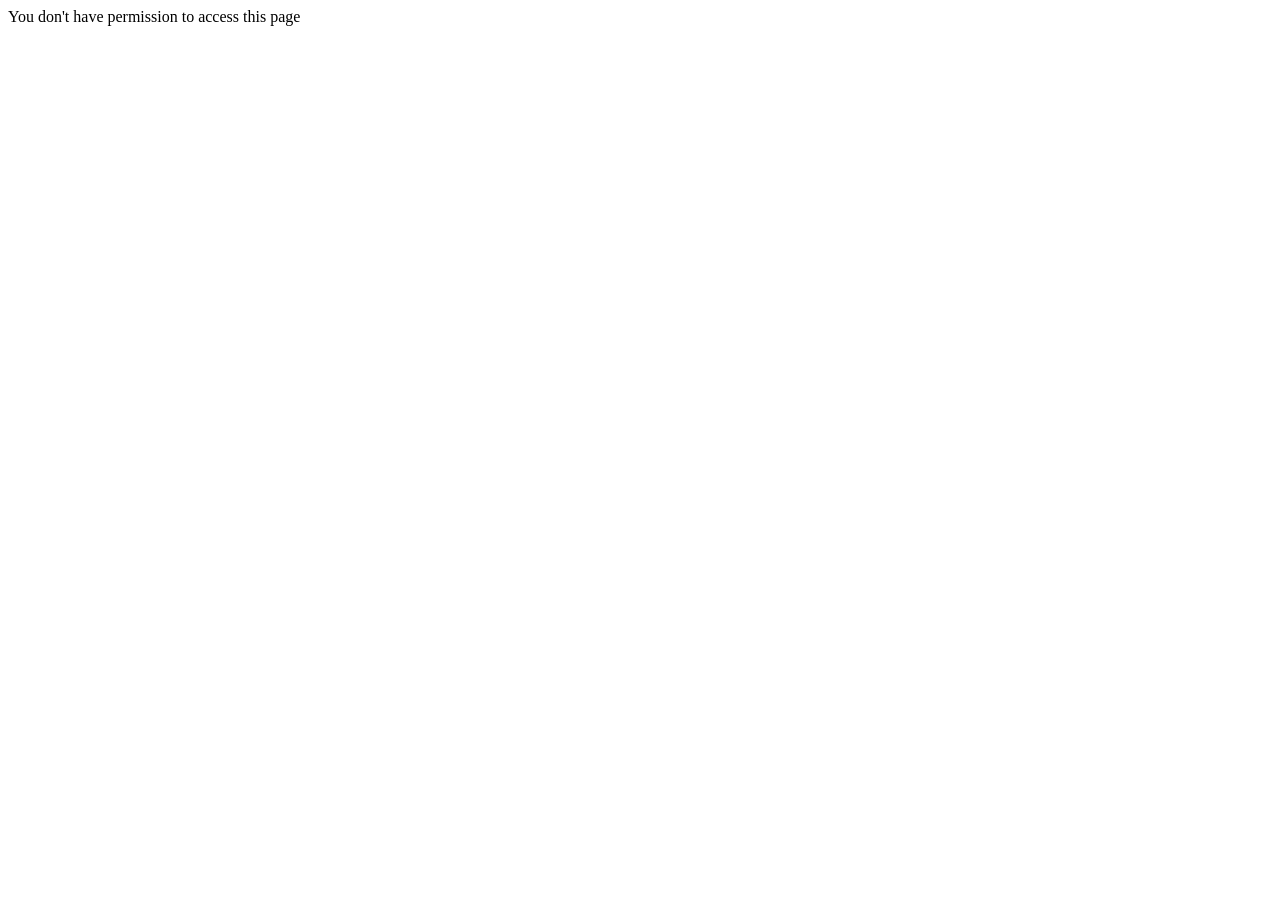
<file: Ultimate Sport/css/index.html>
<!DOCTYPE html>
<html lang="en">
<head>
    <meta charset="utf-8" />
    <title>You don't have permission to access this page</title>
</head>
<body>
You don't have permission to access this page
</body>
</html>
</file>
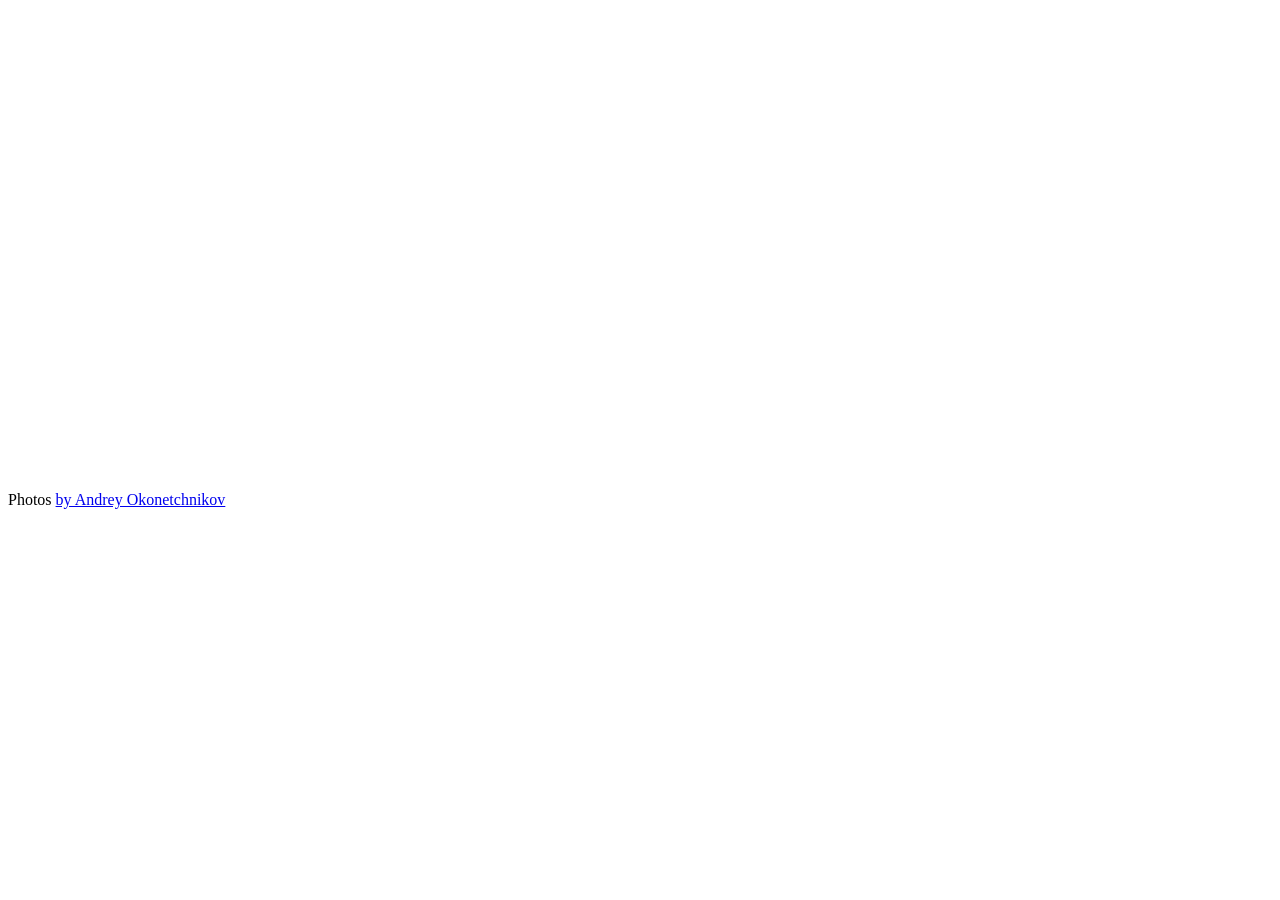
<file: SM/libs/fotorama/example.html>
<!DOCTYPE html>
<html>
<head>
  <title>Basic fotorama</title>
  <meta charset="utf-8">
  <meta name="viewport" content="width=device-width">

  <!-- jQuery -->
  <script src="http://code.jquery.com/jquery-1.10.2.min.js"></script>

  <!-- Fotorama -->
  <link href="fotorama.css" rel="stylesheet">
  <script src="fotorama.js"></script>

  <!-- Just don’t want to repeat this prefix in every img[src] -->
  <base href="http://s.fotorama.io/okonechnikov/">
</head>

<body>

<!-- Fotorama -->
<div class="fotorama" data-width="700" data-ratio="700/467" data-max-width="100%">
  <img src="1-lo.jpg">
  <img src="2-lo.jpg">
  <img src="9-lo.jpg">
  <img src="6-lo.jpg">
  <img src="5-lo.jpg">
</div>

<!-- © -->
<p>Photos <a href="http://okonet.ru/">by Andrey Okonetchnikov</a></p>
</body>
</html>
</file>
<file: Ultimate Sport/css/general.css>
/*------------------------------------------------------------------
[Table of contents]

1. Body
2. Header / .header
3. Video / .video-section
4. Slider / .wrap-slider
5. People Slider / .people-slider
6. Tabs / .tabs-section
7. Blog / .blogs
8. Products / .product-categories
9. Sidebar / .sidebar
10. Contacts / .contacts-container
11. Gallery / .gallery-container
12. Shop / .shop
13. About / .about
14. Testimonials / .testimonials
15. Footer / footer
-------------------------------------------------------------------*/
/* Gradients / .gradient
/* ## ## ## ## ## ## ## ## ## ## ## ## ## ## ## ## ## ## ## ## ## ## ## ## ## ## */
/* Bordered / .bordered
/* ## ## ## ## ## ## ## ## ## ## ## ## ## ## ## ## ## ## ## ## ## ## ## ## ## ## */
/* Rounded / .rounded
/* ## ## ## ## ## ## ## ## ## ## ## ## ## ## ## ## ## ## ## ## ## ## ## ## ## ## */
/* Opacity / .opacity
/* ## ## ## ## ## ## ## ## ## ## ## ## ## ## ## ## ## ## ## ## ## ## ## ## ## ## */
/* Transition / .transition-duration
/* ## ## ## ## ## ## ## ## ## ## ## ## ## ## ## ## ## ## ## ## ## ## ## ## ## ## */
/* Shawows / .drop-shadow
/* ## ## ## ## ## ## ## ## ## ## ## ## ## ## ## ## ## ## ## ## ## ## ## ## ## ## */
/* Columns / .columns
/* ## ## ## ## ## ## ## ## ## ## ## ## ## ## ## ## ## ## ## ## ## ## ## ## ## ## */
/* Fonts / .main-font
/* ## ## ## ## ## ## ## ## ## ## ## ## ## ## ## ## ## ## ## ## ## ## ## ## ## ## */
/* Spacing / .no-spacing
/* ## ## ## ## ## ## ## ## ## ## ## ## ## ## ## ## ## ## ## ## ## ## ## ## ## ## */
/* Other
/* ## ## ## ## ## ## ## ## ## ## ## ## ## ## ## ## ## ## ## ## ## ## ## ## ## ## */
/* Grid System 12 Columns / .col-1, .col-2, .col-3, .col-4, .col-5, .col-6, .col-7, .col-8, .col-9, .col-10, .col-11
/* ## ## ## ## ## ## ## ## ## ## ## ## ## ## ## ## ## ## ## ## ## ## ## ## ## ## */
.col-1,
.col-2,
.col-3,
.col-4,
.col-5,
.col-6,
.col-7,
.col-8,
.col-9,
.col-10,
.col-11 {
  float: left;
  -webkit-box-sizing: border-box;
  -moz-box-sizing: border-box;
  box-sizing: border-box;
}
.col-1 {
  width: 8.333333333333332%;
}
.col-2 {
  width: 16.666666666666664%;
}
.col-3 {
  width: 25%;
}
.col-4 {
  width: 33.33333333333333%;
}
.col-5 {
  width: 41.66666666666667%;
}
.col-6 {
  width: 50%;
}
.col-7 {
  width: 58.333333333333336%;
}
.col-8 {
  width: 66.66666666666666%;
}
.col-9 {
  width: 75%;
}
.col-10 {
  width: 83.33333333333334%;
}
.col-11 {
  width: 91.66666666666666%;
}
.col-12 {
  width: 100%;
}
/* Reset Styles
/* ## ## ## ## ## ## ## ## ## ## ## ## ## ## ## ## ## ## ## ## ## ## ## ## ## ## */
article,
aside,
details,
figcaption,
figure,
footer,
header,
hgroup,
nav,
section {
  display: block;
}
audio[controls],
canvas,
video {
  display: inline-block;
}
html {
  overflow-y: scroll;
  /* 1 */
  -webkit-tap-highlight-color: rgba(0, 0, 0, 0);
  /* 2 */
  -webkit-text-size-adjust: 100%;
  /* 3 */
  -ms-text-size-adjust: 100%;
}
body,
div,
span,
applet,
object,
iframe,
h1,
h2,
h3,
h4,
h5,
h6,
p,
blockquote,
pre,
ul,
li,
ol,
a,
em,
img,
strong,
fieldset,
form,
label,
article,
aside,
details,
figcaption,
figure,
footer,
header,
hgroup,
nav,
section {
  margin: 0;
  padding: 0;
  border: 0;
  outline: 0;
  font-weight: inherit;
  font-style: inherit;
  font-size: 100%;
  font-family: inherit;
  vertical-align: baseline;
  list-style: none;
}
:focus {
  outline: 0;
}
img {
  vertical-align: middle;
  outline: 0;
}
button::-moz-focus-inner,
input[type="reset"]::-moz-focus-inner,
input[type="button"]::-moz-focus-inner,
input[type="submit"]::-moz-focus-inner,
input[type="file"] > input[type="button"]::-moz-focus-inner {
  border: none;
}
html,
body,
textarea,
input {
  -webkit-text-size-adjust: none;
}
body {
  text-align: left;
  font-family: sans-serif;
  font-size: 12px;
  font-weight: normal;
  line-height: 1.2;
}
/* Form
/* ## ## ## ## ## ## ## ## ## ## ## ## ## ## ## ## ## ## ## ## ## ## ## ## ## ## */
button,
input[type="button"],
input[type="reset"],
input[type="submit"] {
  cursor: pointer;
  height: 32px;
  -webkit-appearance: button;
  background: transparent;
  letter-spacing: 1px;
  border: 1px;
  text-transform: uppercase;
}
button:hover,
input[type="button"]:hover,
input[type="reset"]:hover,
input[type="submit"]:hover {
  -moz-opacity: 0.75;
  -khtml-opacity: 0.75;
  -webkit-opacity: 0.75;
  opacity: 0.75;
  -webkit-transition: all 300ms ease-in-out;
  -moz-transition: all 300ms ease-in-out;
  -ms-transition: all 300ms ease-in-out;
  -o-transition: all 300ms ease-in-out;
  transition: all 300ms ease-in-out;
}
input[type="text"],
input[type="email"],
input[type="password"],
textarea {
  -webkit-transition: all 100ms linear;
  -moz-transition: all 100ms linear;
  -ms-transition: all 100ms linear;
  -o-transition: all 100ms linear;
  transition: all 100ms linear;
  background: #fff;
  outline: none;
  border: 1px solid #c9d6df;
  color: #c9d6df;
  font-size: 12px;
  -webkit-border-radius: 20px;
  -moz-border-radius: 20px;
  border-radius: 20px;
  -moz-background-clip: padding;
  -webkit-background-clip: padding-box;
  background-clip: padding-box;
  height: 29px;
  padding: 0 14px;
}
input[type="text"]::-webkit-input-placeholder,
input[type="email"]::-webkit-input-placeholder,
input[type="password"]::-webkit-input-placeholder,
textarea::-webkit-input-placeholder {
  /* Chrome/Opera/Safari */
  color: #c9d6df;
}
input[type="text"]::-moz-placeholder,
input[type="email"]::-moz-placeholder,
input[type="password"]::-moz-placeholder,
textarea::-moz-placeholder {
  /* Firefox 19+ */
  color: #c9d6df;
}
input[type="text"]:-ms-input-placeholder,
input[type="email"]:-ms-input-placeholder,
input[type="password"]:-ms-input-placeholder,
textarea:-ms-input-placeholder {
  /* IE 10+ */
  color: #c9d6df;
}
input[type="text"]:-moz-placeholder,
input[type="email"]:-moz-placeholder,
input[type="password"]:-moz-placeholder,
textarea:-moz-placeholder {
  /* Firefox 18- */
  color: #c9d6df;
}
/* Float & Align
/* ## ## ## ## ## ## ## ## ## ## ## ## ## ## ## ## ## ## ## ## ## ## ## ## ## ## */
.float-left {
  float: left  !important;
}
.float-right {
  float: right !important;
}
.text-left {
  text-align: left;
}
.text-center {
  text-align: center;
}
.text-right {
  text-align: right;
}
.text-justify {
  text-align: justify;
}
/* Clearfix
/* ## ## ## ## ## ## ## ## ## ## ## ## ## ## ## ## ## ## ## ## ## ## ## ## ## ## */
.cf:before,
.cf:after {
  content: "";
  display: table;
}
.cf:after {
  clear: both;
}
.clear {
  clear: both;
}
/* Links
/* ## ## ## ## ## ## ## ## ## ## ## ## ## ## ## ## ## ## ## ## ## ## ## ## ## ## */
a {
  text-decoration: none;
  cursor: pointer;
  /*.transition(color 100ms linear);*/
}
/* Typography
/* ## ## ## ## ## ## ## ## ## ## ## ## ## ## ## ## ## ## ## ## ## ## ## ## ## ## */
h1,
h2,
h3,
h4,
h5,
h6 {
  margin-bottom: 1em;
}
h1 {
  font-size: 28px;
}
h2 {
  font-size: 22px;
}
h3 {
  font-size: 18px;
}
h4 {
  font-size: 14px;
}
h5 {
  font-size: 12px;
}
h6 {
  font-size: 10px;
}
p {
  margin: 0 0 1em 0;
  text-align: left;
  line-height: 1.8;
}
strong {
  font-weight: bold;
}
em {
  font-style: italic;
}
img {
  border: 0;
}
.small {
  font-size: 10px;
}
/* Framework TYPO
/* ## ## ## ## ## ## ## ## ## ## ## ## ## ## ## ## ## ## ## ## ## ## ## ## ## ## */
.story {
  line-height: 1.5;
}
.story ul {
  list-style: square;
}
.story ul li {
  list-style: square;
}
.story ol {
  list-style: decimal;
}
.story ol li {
  list-style: decimal;
}
.story ul,
.story ol {
  margin: 0 0 1em 1.5em;
  line-height: 1.5;
}
.story ul ul,
.story ol ul,
.story ul ol,
.story ol ol {
  margin-bottom: 0;
}
.story ol ol {
  list-style: upper-alpha;
}
.story ol ol ol {
  list-style: lower-roman;
}
.story ol ol ol ol {
  list-style: lower-alpha;
}
.story h1,
.story h2,
.story h3,
.story h4,
.story h5,
.story h6 {
  text-transform: none;
  margin-bottom: .5em;
}
.story a:link,
.story a:visited,
.story a:hover,
.story a:active {
  text-decoration: none;
}
.story table {
  width: auto;
  border-collapse: collapse;
  margin-bottom: 18px;
}
.story table td,
.story table th {
  padding: 6px 10px;
  text-align: center;
  border: 1px solid #ccc;
}
.story table th {
  font-weight: bold;
}
.story pre,
.story code {
  background: #ffffff;
  padding: 20px;
  box-shadow: 1px 1px 2px #d0d0d0;
  color: #4a4a4a;
  display: block;
  margin: 10px 15px 10px 0px;
}
.story address {
  display: inline-block;
  padding: 20px;
  background: #eaeaea;
  line-height: 20px;
  margin-bottom: 15px;
}
.story blockquote {
  font-style: italic;
  border-left: 2px dotted #9b9b9b;
  padding-left: 15px;
  margin: 1em 3em;
}
.story blockquote p:before {
  content: '"';
}
.story blockquote p:after {
  content: '"';
}
.story .wp-caption {
  box-shadow: 1px 1px 2px #bebebe;
  width: auto;
}
.story .wp-caption p.wp-caption-text {
  background: #ffffff;
  text-align: center;
  color: #a1a1a1!important;
  margin: 0!important;
}
.story dl {
  background: #ffffff;
  padding: 20px;
  box-shadow: 1px 1px 2px #d0d0d0;
  color: #4a4a4a;
  display: block;
  margin: 10px 20px 10px 0px;
}
.story dl dt {
  width: 150px;
  float: left;
  font-size: 13px;
  line-height: 13px;
  color: #000000;
  text-transform: uppercase;
}
.story dl dd {
  margin-left: 160px;
  margin-bottom: 10px;
  line-height: 18px;
}
.story img.size-auto,
.story img.size-full,
.story img.size-large,
.story img.size-medium,
.story .attachment img {
  max-width: 100%;
  /* When images are too wide for containing element, force them to fit. */
  height: auto;
  /* Override height to match resized width for correct aspect ratio. */
}
.story .alignleft,
.story img.alignleft {
  display: inline;
  float: left;
  margin-right: 1em;
}
.story .alignright,
.story img.alignright {
  display: inline;
  float: right;
  margin-left: 1em;
}
.story .aligncenter,
.story img.aligncenter {
  clear: both;
  display: block;
  margin-left: auto;
  margin-right: auto;
}
.story img.alignleft,
.story img.alignright,
.story img.aligncenter {
  margin-bottom: 1em;
}
.story .wp-caption {
  line-height: 1.5;
  margin-bottom: 1em;
  text-align: center;
}
.story .wp-caption p.wp-caption-text {
  color: #888;
  font-size: 11px;
  margin: 0;
  padding: 5px;
}
.story .wp-smiley {
  margin: 0;
}
/* Flexslider Default Styles
/* ## ## ## ## ## ## ## ## ## ## ## ## ## ## ## ## ## ## ## ## ## ## ## ## ## ## */
/* Clearfix for the .slides element
/* ## ## ## ## ## ## ## ## ## ## ## ## ## ## ## ## ## ## ## ## ## ## ## ## ## ## */
.slides:after {
  content: ".";
  display: block;
  clear: both;
  visibility: hidden;
  line-height: 0;
  height: 0;
}
html[xmlns] .slides {
  display: block;
}
* html .slides {
  height: 1%;
}
/* Slider */
.slick-slider {
  position: relative;
  display: block;
  box-sizing: border-box;
  -webkit-touch-callout: none;
  -webkit-user-select: none;
  -khtml-user-select: none;
  -moz-user-select: none;
  -ms-user-select: none;
  user-select: none;
  -ms-touch-action: pan-y;
  touch-action: pan-y;
  -webkit-tap-highlight-color: transparent;
}
.slick-list {
  position: relative;
  overflow: hidden;
  display: block;
  margin: 0;
  padding: 0;
}
.slick-list:focus {
  outline: none;
}
.slick-list.dragging {
  cursor: pointer;
  cursor: hand;
}
.slick-slider .slick-track,
.slick-slider .slick-list {
  -webkit-transform: translate3d(0, 0, 0);
  -moz-transform: translate3d(0, 0, 0);
  -ms-transform: translate3d(0, 0, 0);
  -o-transform: translate3d(0, 0, 0);
  transform: translate3d(0, 0, 0);
}
.slick-track {
  position: relative;
  left: 0;
  top: 0;
  display: block;
  margin-left: auto;
  margin-right: auto;
}
.slick-track:before,
.slick-track:after {
  content: "";
  display: table;
}
.slick-track:after {
  clear: both;
}
.slick-loading .slick-track {
  visibility: hidden;
}
.slick-slide {
  float: left;
  height: 100%;
  min-height: 1px;
  display: none;
}
[dir="rtl"] .slick-slide {
  float: right;
}
.slick-slide img {
  display: block;
}
.slick-slide.slick-loading img {
  display: none;
}
.slick-slide.dragging img {
  pointer-events: none;
}
.slick-initialized .slick-slide {
  display: block;
}
.slick-loading .slick-slide {
  visibility: hidden;
}
.slick-vertical .slick-slide {
  display: block;
  height: auto;
  border: 1px solid transparent;
}
.slick-arrow.slick-hidden {
  display: none;
}
body {
  color: #3f4d57;
  font-size: 14px;
  font-family: 'Open Sans', sans-serif;
  line-height: 24px;
  letter-spacing: 0.04em;
  overflow-x: hidden;
  word-wrap: normal;
}
.wrapper {
  width: 98%;
  max-width: 1180px;
  margin: 0 auto;
}
header.top_header .top_line {
  width: 100%;
  background: #fff;
  padding: 0;
}
header.top_header .top_line .line {
  display: flex;
  justify-content: space-between;
  align-items: center;
  min-height: 60px;
}
header.top_header .top_line .line .contact_info .email {
  color: #52616b;
  font-size: 14px;
}
header.top_header .top_line .line .contact_info .email i.fa {
  margin-right: 6px;
}
header.top_header .top_line .line .contact_info .email a {
  text-decoration: underline;
  color: inherit;
  -webkit-transition: all 300ms ease-in-out;
  -moz-transition: all 300ms ease-in-out;
  -ms-transition: all 300ms ease-in-out;
  -o-transition: all 300ms ease-in-out;
  transition: all 300ms ease-in-out;
}
header.top_header .top_line .line .contact_info .email a:hover {
  -moz-opacity: 0.6;
  -khtml-opacity: 0.6;
  -webkit-opacity: 0.6;
  opacity: 0.6;
  -webkit-transition: all 300ms ease-in-out;
  -moz-transition: all 300ms ease-in-out;
  -ms-transition: all 300ms ease-in-out;
  -o-transition: all 300ms ease-in-out;
  transition: all 300ms ease-in-out;
}
header.top_header .top_line .line .contact_info .phone {
  font-size: 16px;
  color: #5c5c5c;
  font-weight: 700;
  margin-left: 40px;
}
header.top_header .top_line .line .contact_info .phone i.fa {
  font-size: 20px;
  font-weight: 400;
}
header.top_header .top_line .line .social_search {
  display: flex;
  align-items: center;
}
header.top_header .top_line .line .social_search .social {
  display: inline-block;
  color: #c9d6df;
  font-size: 21px;
  border-right: 1px solid rgba(82, 97, 107, 0.1);
  margin-right: 17px;
}
header.top_header .top_line .line .social_search .social a {
  color: inherit;
  -webkit-transition: all 300ms ease-in-out;
  -moz-transition: all 300ms ease-in-out;
  -ms-transition: all 300ms ease-in-out;
  -o-transition: all 300ms ease-in-out;
  transition: all 300ms ease-in-out;
  margin-right: 17px;
}
header.top_header .top_line .line .social_search .social a:hover {
  -moz-opacity: 0.6;
  -khtml-opacity: 0.6;
  -webkit-opacity: 0.6;
  opacity: 0.6;
  -webkit-transition: all 300ms ease-in-out;
  -moz-transition: all 300ms ease-in-out;
  -ms-transition: all 300ms ease-in-out;
  -o-transition: all 300ms ease-in-out;
  transition: all 300ms ease-in-out;
}
header.top_header .top_line .line .social_search .search_form {
  display: inline-block;
  position: relative;
}
header.top_header .top_line .line .social_search .search_form input[type="text"] {
  padding-right: 25px;
}
header.top_header .top_line .line .social_search .search_form .search_button {
  font-family: FontAwesome, 'Helvetica Neue', Helvetica, Arial, sans-serif;
  color: #c9d6df;
  font-size: 12px;
  position: absolute;
  right: 4px;
  top: 0;
}
header.top_header .top_navigation {
  background-color: #1e2022;
  font-family: 'Raleway', sans-serif;
  font-size: 16px;
  font-weight: 500;
  color: #fff;
}
header.top_header .top_navigation a {
  color: inherit;
  -webkit-transition: all 300ms ease-in-out;
  -moz-transition: all 300ms ease-in-out;
  -ms-transition: all 300ms ease-in-out;
  -o-transition: all 300ms ease-in-out;
  transition: all 300ms ease-in-out;
}
header.top_header .top_navigation a:hover {
  color: #ff5d6e;
  -webkit-transition: all 300ms ease-in-out;
  -moz-transition: all 300ms ease-in-out;
  -ms-transition: all 300ms ease-in-out;
  -o-transition: all 300ms ease-in-out;
  transition: all 300ms ease-in-out;
}
header.top_header .top_navigation .line {
  display: flex;
  justify-content: space-between;
  align-items: center;
  min-height: 100px;
}
header.top_header .top_navigation .line .logo h1 {
  font-size: 21px;
  text-transform: uppercase;
  font-weight: 900;
  margin-bottom: 0;
}
header.top_header .top_navigation .line .header_menu {
  font-size: 0;
  z-index: 9999;
}
header.top_header .top_navigation .line .header_menu li {
  display: inline-block;
  font-size: 16px;
  margin-left: 30px;
  height: 100px;
  line-height: 96px;
  border-bottom: 4px solid transparent;
  position: relative;
}
header.top_header .top_navigation .line .header_menu li.current {
  border-bottom: 4px solid #ff5d6e;
}
header.top_header .top_navigation .line .header_menu li.current a {
  color: #ff5d6e;
}
header.top_header .top_navigation .line .header_menu li a {
  display: block;
}
header.top_header .top_navigation .line .header_menu li:hover {
  border-bottom: 4px solid #ff5d6e;
}
header.top_header .top_navigation .line .header_menu li:hover .sub-menu {
  display: block;
}
header.top_header .top_navigation .line .header_menu li .sub-menu {
  display: none;
  position: absolute;
  top: 100%;
  left: 0;
  min-width: 150px;
  background: #1e2022;
  padding: 10px 0;
  border-top: 4px solid #ff5d6e;
}
header.top_header .top_navigation .line .header_menu li .sub-menu li {
  line-height: 32px;
  display: block;
  height: auto;
  border: 0;
  font-size: 16px;
  margin: 0;
  border-bottom: 1px solid rgba(255, 255, 255, 0.05);
  padding-left: 20px;
}
header.top_header .top_navigation .line .header_menu li .sub-menu li:last-child {
  border: 0;
}
header.top_header .homeslider {
  position: relative;
}
header.top_header .homeslider .slick-prev {
  position: absolute;
  top: 50%;
  margin-top: -35px;
  left: 0;
  background: #52616b;
  color: #fff;
  text-transform: none;
  z-index: 9999;
  border: 0;
  border-radius: 0;
  height: 70px;
  padding: 0 35px 0 25px;
  font-size: 14px;
  -webkit-transition: all 300ms ease-in-out;
  -moz-transition: all 300ms ease-in-out;
  -ms-transition: all 300ms ease-in-out;
  -o-transition: all 300ms ease-in-out;
  transition: all 300ms ease-in-out;
  clip-path: polygon(0 0, 100% 0, 85% 100%, 0% 100%);
}
header.top_header .homeslider .slick-prev:hover {
  background: #ff5d6e;
  -moz-opacity: 1;
  -khtml-opacity: 1;
  -webkit-opacity: 1;
  opacity: 1;
}
header.top_header .homeslider .slick-next {
  position: absolute;
  top: 50%;
  margin-top: -35px;
  right: 0;
  background: #52616b;
  color: #fff;
  text-transform: none;
  z-index: 9999;
  border: 0;
  border-radius: 0;
  height: 70px;
  padding: 0 25px 0 35px;
  font-size: 14px;
  -webkit-transition: all 300ms ease-in-out;
  -moz-transition: all 300ms ease-in-out;
  -ms-transition: all 300ms ease-in-out;
  -o-transition: all 300ms ease-in-out;
  transition: all 300ms ease-in-out;
  clip-path: polygon(15% 0, 100% 0, 100% 100%, 0% 100%);
}
header.top_header .homeslider .slick-next:hover {
  background: #ff5d6e;
  -moz-opacity: 1;
  -khtml-opacity: 1;
  -webkit-opacity: 1;
  opacity: 1;
}
header.top_header .homeslider .slide_item figure {
  position: relative;
  font-family: 'Raleway', sans-serif;
}
header.top_header .homeslider .slide_item figure img {
  min-width: 100%;
  height: auto;
}
header.top_header .homeslider .slide_item figure figcaption {
  position: absolute;
  width: 100%;
  height: 100%;
  top: 0;
  left: 0;
}
header.top_header .homeslider .slide_item figure figcaption .wrapper {
  height: 100%;
}
header.top_header .homeslider .slide_item figure figcaption .slider_data {
  height: 100%;
  display: flex;
  flex-direction: column;
  justify-content: center;
}
header.top_header .homeslider .slide_item figure figcaption .slider_data .ale_date {
  font-size: 29px;
  font-weight: 500;
  color: #fff;
  margin-bottom: 24px;
  line-height: 29px;
}
header.top_header .homeslider .slide_item figure figcaption .slider_data .ale_matchnames {
  margin-bottom: 12px;
}
header.top_header .homeslider .slide_item figure figcaption .slider_data .ale_matchnames .item_match_name {
  display: inline-block;
  background: #fff;
  padding: 0 25px;
  line-height: 74px;
  color: #ff5d6e;
  font-size: 48px;
  font-weight: 900;
}
header.top_header .homeslider .slide_item figure figcaption .slider_data .ale_place {
  margin-bottom: 40px;
}
header.top_header .homeslider .slide_item figure figcaption .slider_data .ale_place .item_place {
  display: inline-block;
  background: #fff;
  padding: 0 25px;
  line-height: 64px;
  color: #1e2022;
  font-size: 29px;
  font-weight: 900;
}
header.top_header .homeslider .slide_item figure figcaption .slider_data .ale_timer .item span {
  font-family: 'Open Sans', sans-serif;
  font-weight: 700;
  font-size: 58px;
  color: #fff;
  display: block;
  margin-bottom: 8px;
}
header.top_header .homeslider .slide_item figure figcaption .slider_data .ale_timer .item {
  margin-right: 40px;
  text-align: center;
  font-size: 14px;
  color: #fff;
}
header.top_header .homeslider .slide_item figure figcaption .slider_data .ale_timer .item:last-child {
  margin-right: 0;
}
header.top_header .homeslider .slide_item figure figcaption .slider_data .ale_timer .time_section {
  display: flex;
  flex-direction: row;
}
header.top_header .top_news {
  width: 100%;
  position: relative;
}
header.top_header .top_news .wrapper {
  z-index: 9999;
}
header.top_header .top_news .news_slider {
  padding-left: 20px;
}
header.top_header .top_news::before {
  content: "";
  background: #ff5d6e;
  position: absolute;
  top: 0;
  bottom: 0;
  width: 56%;
  height: 100%;
  content: " ";
  z-index: -1;
  clip-path: polygon(0 0, 100% 0, 95% 100%, 0% 100%);
}
header.top_header .top_news::after {
  content: "";
  background: #52616b;
  position: absolute;
  top: 0;
  bottom: 0;
  right: 0;
  width: 51%;
  height: 100%;
  content: " ";
  z-index: -1;
  clip-path: polygon(5% 0, 100% 0, 100% 100%, 0% 100%);
}
header.top_header .top_news .line {
  min-height: 70px;
  display: flex;
  justify-content: space-between;
  align-items: center;
}
header.top_header .top_news .line .news_title {
  font-size: 18px;
  color: #fff;
  font-family: 'Raleway', sans-serif;
  font-weight: 900;
  letter-spacing: 0.04em;
  display: flex;
  justify-content: space-between;
  align-items: center;
  height: 100%;
  width: 49%;
}
header.top_header .top_news .line .news_title .breaking_nav {
  font-size: 18px;
}
header.top_header .top_news .line .news_title .breaking_nav i {
  cursor: pointer;
  -webkit-transition: all 300ms ease-in-out;
  -moz-transition: all 300ms ease-in-out;
  -ms-transition: all 300ms ease-in-out;
  -o-transition: all 300ms ease-in-out;
  transition: all 300ms ease-in-out;
}
header.top_header .top_news .line .news_title .breaking_nav i:hover {
  -moz-opacity: 0.7;
  -khtml-opacity: 0.7;
  -webkit-opacity: 0.7;
  opacity: 0.7;
  -webkit-transition: all 300ms ease-in-out;
  -moz-transition: all 300ms ease-in-out;
  -ms-transition: all 300ms ease-in-out;
  -o-transition: all 300ms ease-in-out;
  transition: all 300ms ease-in-out;
}
header.top_header .top_news .line .news_slider {
  width: 50%;
}
header.top_header .top_news .line .news_slider .news_item {
  color: #fff;
  font-size: 14px;
  letter-spacing: 0.04em;
}
.widget_title {
  font-size: 38px;
  font-weight: 900;
  text-transform: uppercase;
  font-family: 'Raleway', sans-serif;
  letter-spacing: 0.04em;
  margin-bottom: 20px;
}
.widget_title span {
  color: #ff5d6e;
}
.matches {
  padding: 85px 0;
}
.matches .line {
  display: flex;
  justify-content: space-between;
}
.matches .line #future_matches {
  display: none;
}
.matches .line #future_matches .score {
  font-size: 14px;
}
.matches .line .list_matches .match_item {
  background: #f5f5f5;
  padding: 20px 35px;
  display: flex;
  justify-content: space-between;
  align-items: center;
  margin-bottom: 10px;
  -webkit-transition: all 300ms ease-in-out;
  -moz-transition: all 300ms ease-in-out;
  -ms-transition: all 300ms ease-in-out;
  -o-transition: all 300ms ease-in-out;
  transition: all 300ms ease-in-out;
}
.matches .line .list_matches .match_item:hover {
  background: #f2f2f2;
  -webkit-transition: all 300ms ease-in-out;
  -moz-transition: all 300ms ease-in-out;
  -ms-transition: all 300ms ease-in-out;
  -o-transition: all 300ms ease-in-out;
  transition: all 300ms ease-in-out;
}
.matches .line .list_matches .match_item:nth-child(even) {
  background: #dee8ee;
  -webkit-transition: all 300ms ease-in-out;
  -moz-transition: all 300ms ease-in-out;
  -ms-transition: all 300ms ease-in-out;
  -o-transition: all 300ms ease-in-out;
  transition: all 300ms ease-in-out;
}
.matches .line .list_matches .match_item:nth-child(even):hover {
  background: #f9f9f9;
  -webkit-transition: all 300ms ease-in-out;
  -moz-transition: all 300ms ease-in-out;
  -ms-transition: all 300ms ease-in-out;
  -o-transition: all 300ms ease-in-out;
  transition: all 300ms ease-in-out;
}
.matches .line .list_matches .match_item .first_team {
  display: flex;
  justify-content: space-between;
  align-items: center;
}
.matches .line .list_matches .match_item .first_team .team_image {
  float: right;
  margin-right: 15px;
}
.matches .line .list_matches .match_item .first_team .team_data {
  text-align: left;
}
.matches .line .list_matches .match_item .first_team .team_data .teamname {
  display: block;
  color: #1e2022;
  font-size: 15px;
  line-height: 15px;
  text-transform: uppercase;
  font-weight: 900;
  font-family: 'Raleway', sans-serif;
}
.matches .line .list_matches .match_item .first_team .team_data .teamcity {
  font-size: 14px;
  color: #52616b;
  line-height: 14px;
}
.matches .line .list_matches .match_item .second_team {
  display: flex;
  justify-content: space-between;
  align-items: center;
}
.matches .line .list_matches .match_item .second_team .team_image {
  float: right;
  margin-left: 15px;
}
.matches .line .list_matches .match_item .second_team .team_data {
  text-align: right;
}
.matches .line .list_matches .match_item .second_team .team_data .teamname {
  display: block;
  color: #1e2022;
  font-size: 15px;
  line-height: 15px;
  text-transform: uppercase;
  font-weight: 900;
  font-family: 'Raleway', sans-serif;
}
.matches .line .list_matches .match_item .second_team .team_data .teamcity {
  font-size: 14px;
  color: #52616b;
  line-height: 14px;
}
.matches .line .list_matches .match_item .match_stats {
  text-align: center;
}
.matches .line .list_matches .match_item .match_stats .score {
  display: block;
  font-size: 23px;
  font-weight: 700;
  color: #1e2022;
  line-height: 23px;
  margin-bottom: 5px;
}
.matches .line .list_matches .match_item .match_stats .links {
  display: block;
  color: #52616b;
  font-size: 12px;
  line-height: 12px;
  font-family: 'Raleway', sans-serif;
}
.matches .line .list_matches .match_item .match_stats .links a {
  color: #ff5d6e;
  -webkit-transition: all 300ms ease-in-out;
  -moz-transition: all 300ms ease-in-out;
  -ms-transition: all 300ms ease-in-out;
  -o-transition: all 300ms ease-in-out;
  transition: all 300ms ease-in-out;
}
.matches .line .list_matches .match_item .match_stats .links a:hover {
  color: #333;
  -webkit-transition: all 300ms ease-in-out;
  -moz-transition: all 300ms ease-in-out;
  -ms-transition: all 300ms ease-in-out;
  -o-transition: all 300ms ease-in-out;
  transition: all 300ms ease-in-out;
}
.matches .line .buttons_matches {
  height: 50px;
  line-height: 50px;
  background: #1e2022;
  display: flex;
  justify-content: space-between;
  align-items: center;
}
.matches .line .buttons_matches .last_matches {
  display: block;
  width: 50%;
  font-family: 'Raleway', sans-serif;
  font-size: 18px;
  text-transform: uppercase;
  font-weight: 900;
  color: #fff;
  text-align: center;
  cursor: pointer;
  background: #ff5d6e;
  clip-path: polygon(0 0, 100% 0, 95% 100%, 0% 100%);
  -webkit-transition: all 300ms ease-in-out;
  -moz-transition: all 300ms ease-in-out;
  -ms-transition: all 300ms ease-in-out;
  -o-transition: all 300ms ease-in-out;
  transition: all 300ms ease-in-out;
}
.matches .line .buttons_matches .last_matches.disabled {
  cursor: auto;
}
.matches .line .buttons_matches .last_matches.disabled:hover {
  color: #fff;
  -webkit-transition: all 300ms ease-in-out;
  -moz-transition: all 300ms ease-in-out;
  -ms-transition: all 300ms ease-in-out;
  -o-transition: all 300ms ease-in-out;
  transition: all 300ms ease-in-out;
}
.matches .line .buttons_matches .last_matches:hover {
  color: #ff5d6e;
  -webkit-transition: all 300ms ease-in-out;
  -moz-transition: all 300ms ease-in-out;
  -ms-transition: all 300ms ease-in-out;
  -o-transition: all 300ms ease-in-out;
  transition: all 300ms ease-in-out;
}
.matches .line .buttons_matches .future_matches {
  display: block;
  width: 50%;
  font-family: 'Raleway', sans-serif;
  font-size: 18px;
  text-transform: uppercase;
  font-weight: 900;
  color: #fff;
  text-align: center;
  cursor: pointer;
  -webkit-transition: all 300ms ease-in-out;
  -moz-transition: all 300ms ease-in-out;
  -ms-transition: all 300ms ease-in-out;
  -o-transition: all 300ms ease-in-out;
  transition: all 300ms ease-in-out;
}
.matches .line .buttons_matches .future_matches:hover {
  color: #ff5d6e;
  -webkit-transition: all 300ms ease-in-out;
  -moz-transition: all 300ms ease-in-out;
  -ms-transition: all 300ms ease-in-out;
  -o-transition: all 300ms ease-in-out;
  transition: all 300ms ease-in-out;
}
.matches .line .buttons_matches .future_matches.disabled {
  cursor: auto;
  color: #fff;
}
.matches .line .match_container {
  background: url("images/match_bg.jpg") no-repeat center center;
  background-size: cover;
  padding: 50px;
  text-align: center;
}
.matches .line .match_container .place_data {
  text-align: center;
}
.matches .line .match_container .ale_date {
  display: block;
  font-size: 26px;
  color: #fff;
  font-weight: 700;
  margin-bottom: 10px;
  line-height: 26px;
}
.matches .line .match_container .ale_place {
  display: block;
  font-size: 14px;
  color: #ff5d6e;
  margin-bottom: 8px;
  line-height: 12px;
}
.matches .line .match_container .ale_liga {
  display: block;
  color: #7e8990;
  font-size: 12px;
  line-height: 12px;
  margin-bottom: 40px;
}
.matches .line .match_container .match_report_table {
  display: flex;
  justify-content: space-between;
}
.matches .line .match_container .match_report_table .team_image {
  min-height: 160px;
  display: flex;
  align-items: center;
  align-content: center;
  justify-content: center;
  margin-bottom: 10px;
}
.matches .line .match_container .match_report_table .teamname {
  display: block;
  text-align: center;
  font-size: 18px;
  line-height: 18px;
  font-family: 'Raleway', sans-serif;
  font-weight: 900;
  color: #fff;
  text-transform: uppercase;
  margin-bottom: 5px;
}
.matches .line .match_container .match_report_table .teamname a {
  color: inherit;
  -webkit-transition: all 300ms ease-in-out;
  -moz-transition: all 300ms ease-in-out;
  -ms-transition: all 300ms ease-in-out;
  -o-transition: all 300ms ease-in-out;
  transition: all 300ms ease-in-out;
}
.matches .line .match_container .match_report_table .teamname a:hover {
  -moz-opacity: 0.7;
  -khtml-opacity: 0.7;
  -webkit-opacity: 0.7;
  opacity: 0.7;
  -webkit-transition: all 300ms ease-in-out;
  -moz-transition: all 300ms ease-in-out;
  -ms-transition: all 300ms ease-in-out;
  -o-transition: all 300ms ease-in-out;
  transition: all 300ms ease-in-out;
}
.matches .line .match_container .match_report_table .teamcity {
  display: block;
  text-align: center;
  color: #dee8ee;
  font-size: 12px;
  line-height: 12px;
}
.matches .line .match_container .match_report_table .dots {
  font-size: 64px;
  line-height: 64px;
  font-weight: 700;
  color: #fff;
  text-align: center;
  margin-top: 34px;
}
.matches .line .match_container .match_report_table span.score {
  font-size: 64px;
  line-height: 64px;
  font-weight: 700;
  color: #fff;
  margin-bottom: 5px;
  display: block;
}
.matches .line .match_container .match_report_table .player_name {
  font-size: 12px;
  line-height: 18px;
  color: #fff;
}
.matches .line .match_container .match_report_table .first_scores {
  margin-top: 34px;
  text-align: right;
  color: #7e8990;
  font-size: 11px;
  line-height: 16px;
}
.matches .line .match_container .match_report_table .second_scores {
  margin-top: 34px;
  text-align: left;
  color: #7e8990;
  font-size: 11px;
  line-height: 16px;
}
.matches .line .match_container .ale_more {
  margin-top: 9px;
  background: #ff5d6e;
  color: #fff;
  font-size: 14px;
  padding: 0 20px;
  height: 31px;
  line-height: 31px;
  display: inline-block;
  -webkit-border-radius: 20px;
  -moz-border-radius: 20px;
  border-radius: 20px;
  -moz-background-clip: padding;
  -webkit-background-clip: padding-box;
  background-clip: padding-box;
  -webkit-transition: all 300ms ease-in-out;
  -moz-transition: all 300ms ease-in-out;
  -ms-transition: all 300ms ease-in-out;
  -o-transition: all 300ms ease-in-out;
  transition: all 300ms ease-in-out;
}
.matches .line .match_container .ale_more:hover {
  background: #fff;
  color: #ff5d6e;
}
.matches .line .last_match,
.matches .line .all_matches {
  width: calc(50% - 10px);
}
.matches .line .last_match .widget_title,
.matches .line .all_matches .widget_title {
  color: #1e2022;
}
.ale_players {
  padding: 85px 0;
  background: url("images/team_bg.jpg") center center no-repeat;
  background-size: cover;
}
.ale_players .widget_title {
  color: #fff;
}
.ale_players .players_list {
  position: relative;
}
.ale_players .players_list .player_nav {
  font-size: 48px;
  color: #fff;
  position: absolute;
  margin-top: -24px;
  top: 50%;
  left: 63.3%;
  cursor: pointer;
  transition: all 0.3s;
}
.ale_players .players_list .player_nav:hover {
  transform: scale(1.2);
  transition: all 0.3s;
}
.ale_players .players_slider .item_player {
  display: flex;
  justify-content: space-between;
  align-items: stretch;
  min-height: 370px;
}
.ale_players .players_slider .item_player .main_info {
  background: #fff;
  width: 66%;
  clip-path: polygon(0 0, 100% 0, 85% 100%, 0% 100%);
  position: relative;
  display: flex;
  align-items: flex-end;
  justify-content: flex-start;
}
.ale_players .players_slider .item_player .main_info .photo_container {
  position: relative;
  width: 50%;
}
.ale_players .players_slider .item_player .main_info .photo_container .number {
  position: absolute;
  top: 0;
  right: 0;
  font-size: 176px;
  color: #ff5d6e;
  -moz-opacity: 0.3;
  -khtml-opacity: 0.3;
  -webkit-opacity: 0.3;
  opacity: 0.3;
  font-family: 'Raleway', sans-serif;
  font-weight: 900;
  margin-top: -33px;
}
.ale_players .players_slider .item_player .main_info .info {
  background: #c9d6df;
  width: 65%;
  clip-path: polygon(29% 0, 100% 0, 100% 100%, 0% 100%);
  position: absolute;
  top: 0;
  right: 0;
  height: 100%;
  padding-left: 160px;
  padding-top: 40px;
  padding-bottom: 40px;
  box-sizing: border-box;
}
.ale_players .players_slider .item_player .main_info .info h5 {
  color: #1e2022;
  font-size: 18px;
  font-weight: 900;
  font-family: 'Raleway', sans-serif;
  text-transform: uppercase;
  line-height: 18px;
  margin-bottom: 5px;
}
.ale_players .players_slider .item_player .main_info .info .skills {
  margin-top: 30px;
  margin-bottom: 30px;
}
.ale_players .players_slider .item_player .main_info .info .overall {
  font-size: 10px;
}
.ale_players .players_slider .item_player .main_info .info .overall span {
  font-weight: 700;
  font-size: 63px;
  display: block;
  line-height: 40px;
  text-indent: -5px;
}
.ale_players .players_slider .item_player .additional_info {
  padding: 40px 35px 40px 115px;
  box-sizing: border-box;
  text-align: right;
  background: #fff;
  width: 35%;
  clip-path: polygon(28% 0, 100% 0, 100% 100%, 0% 100%);
}
.ale_players .players_slider .item_player .additional_info .skills {
  margin-bottom: 30px;
  margin-top: 30px;
}
.ale_players .players_slider .item_player .additional_info h5 {
  color: #1e2022;
  font-size: 18px;
  font-weight: 900;
  font-family: 'Raleway', sans-serif;
  text-transform: uppercase;
  line-height: 18px;
  margin-bottom: 5px;
}
.ale_players .players_slider .item_player .additional_info p {
  text-align: right;
  margin-bottom: 0;
}
.success {
  padding: 85px 0 0 0;
}
.success .widget_title {
  color: #1e2022;
  margin-bottom: 5px;
}
.success .subtitle {
  line-height: 16px;
  color: #52616b;
  font-size: 16px;
  margin-bottom: 40px;
  display: block;
}
.success .club_stats {
  display: flex;
  justify-content: space-between;
  align-items: flex-end;
}
.success .stats_icons {
  display: flex;
  justify-content: space-around;
  text-align: center;
  margin-bottom: 80px;
}
.success .stats_icons .iconbox {
  margin-top: 45px;
}
.success .stats_icons .iconbox .icon {
  font-size: 72px;
  color: #c9d6df;
  margin-bottom: 20px;
}
.success .stats_icons .iconbox .count {
  display: block;
  color: #ff5d6e;
  font-weight: 800;
  font-size: 49px;
  line-height: 49px;
}
.success .stats_icons .iconbox .title {
  display: block;
  font-size: 14px;
  color: #3f4d57;
  line-height: 14px;
}
.subscribe_box {
  padding: 85px 0;
  background: url("images/subscribe.jpg") center center no-repeat;
  background-size: cover;
}
.subscribe_box .widget_title {
  color: #fff;
  margin-bottom: 5px;
}
.subscribe_box .subtitle {
  line-height: 16px;
  color: #c9d6df;
  font-size: 16px;
  margin-bottom: 40px;
  display: block;
}
.subscribe_box .subscribe_form {
  display: flex;
}
.subscribe_box .subscribe_form input[type="text"] {
  border: 0;
  height: 55px;
  width: 100%;
  max-width: 500px;
  -webkit-border-radius: 30px;
  -moz-border-radius: 30px;
  border-radius: 30px;
  -moz-background-clip: padding;
  -webkit-background-clip: padding-box;
  background-clip: padding-box;
  color: #52616b;
  padding: 0 70px 0 20px;
  box-sizing: border-box;
}
.subscribe_box .subscribe_form input[type="text"]::-webkit-input-placeholder {
  /* Chrome/Opera/Safari */
  color: #52616b;
}
.subscribe_box .subscribe_form input[type="text"]::-moz-placeholder {
  /* Firefox 19+ */
  color: #52616b;
}
.subscribe_box .subscribe_form input[type="text"]:-ms-input-placeholder {
  /* IE 10+ */
  color: #52616b;
}
.subscribe_box .subscribe_form input[type="text"]:-moz-placeholder {
  /* Firefox 18- */
  color: #52616b;
}
.subscribe_box .subscribe_form .subscribe_submit {
  background: #ff5d6e;
  height: 55px;
  -webkit-border-radius: 30px;
  -moz-border-radius: 30px;
  border-radius: 30px;
  -moz-background-clip: padding;
  -webkit-background-clip: padding-box;
  background-clip: padding-box;
  color: #fff;
  font-weight: 900;
  text-transform: uppercase;
  line-height: 55px;
  font-size: 18px;
  font-family: 'Raleway', sans-serif;
  padding: 0 55px;
  margin-left: -50px;
}
.subscribe_box .subscribe_form .subscribe_submit:hover {
  -moz-opacity: 1;
  -khtml-opacity: 1;
  -webkit-opacity: 1;
  opacity: 1;
  background: #1e2022;
}
.shop_items {
  padding: 85px 0;
}
.shop_items .wrapper {
  position: relative;
}
.shop_items .widget_title {
  color: #1e2022;
  margin-bottom: 10px;
}
.shop_items .subtitle {
  line-height: 16px;
  color: #52616b;
  font-size: 16px;
  margin-bottom: 40px;
  display: block;
}
.shop_items .prev_shop_item {
  margin-right: 2px;
  height: 28px;
  width: 28px;
  font-size: 20px;
  position: absolute;
  top: 0;
  right: 30px;
  color: #fff;
  background-color: #000;
  text-align: center;
  line-height: 28px;
  -webkit-transition: all 300ms linear;
  -moz-transition: all 300ms linear;
  -ms-transition: all 300ms linear;
  -o-transition: all 300ms linear;
  transition: all 300ms linear;
}
.shop_items .next_shop_item {
  height: 28px;
  width: 28px;
  font-size: 20px;
  position: absolute;
  top: 0;
  right: 0px;
  color: #fff;
  background-color: #000;
  text-align: center;
  line-height: 28px;
  -webkit-transition: all 300ms linear;
  -moz-transition: all 300ms linear;
  -ms-transition: all 300ms linear;
  -o-transition: all 300ms linear;
  transition: all 300ms linear;
}
.shop_items .prev_shop_item:hover {
  background-color: #ff5d6e;
  -webkit-transition: all 300ms linear;
  -moz-transition: all 300ms linear;
  -ms-transition: all 300ms linear;
  -o-transition: all 300ms linear;
  transition: all 300ms linear;
}
.shop_items .next_shop_item:hover {
  background-color: #ff5d6e;
  -webkit-transition: all 300ms linear;
  -moz-transition: all 300ms linear;
  -ms-transition: all 300ms linear;
  -o-transition: all 300ms linear;
  transition: all 300ms linear;
}
.shop_items .shop_slider {
  display: flex;
  justify-content: space-between;
}
.shop_items .shop_slider .shop_item {
  width: calc(25% - 10px);
  margin-left: 10px;
  margin-right: 10px;
}
.shop_items .shop_slider .shop_item h3 {
  color: #1e2022;
  font-size: 16px;
  font-family: 'Raleway', sans-serif;
  font-weight: 700;
  margin-bottom: 5px;
}
.shop_items .shop_slider .shop_item .category {
  color: #52616b;
  font-size: 14px;
  line-height: 14px;
  display: block;
}
.shop_items .shop_slider .shop_item .button_shop {
  background: #1e2022;
  display: flex;
  justify-content: space-between;
  align-items: center;
  -webkit-transition: all 500ms ease-in-out;
  -moz-transition: all 500ms ease-in-out;
  -ms-transition: all 500ms ease-in-out;
  -o-transition: all 500ms ease-in-out;
  transition: all 500ms ease-in-out;
}
.shop_items .shop_slider .shop_item .button_shop:hover .purchase {
  background-color: #1e2022;
  -webkit-transition: all 500ms ease-in-out;
  -moz-transition: all 500ms ease-in-out;
  -ms-transition: all 500ms ease-in-out;
  -o-transition: all 500ms ease-in-out;
  transition: all 500ms ease-in-out;
}
.shop_items .shop_slider .shop_item .button_shop:hover .price {
  background-color: #ff5d6e;
  -webkit-transition: all 500ms ease-in-out;
  -moz-transition: all 500ms ease-in-out;
  -ms-transition: all 500ms ease-in-out;
  -o-transition: all 500ms ease-in-out;
  transition: all 500ms ease-in-out;
}
.shop_items .shop_slider .shop_item .button_shop .purchase {
  padding: 15px;
  display: block;
  width: 75%;
  font-size: 16px;
  font-weight: 700;
  text-transform: uppercase;
  color: #fff;
  text-align: center;
  cursor: pointer;
  background: #ff5d6e;
  clip-path: polygon(0 0, 100% 0, 90% 100%, 0% 100%);
  -webkit-transition: all 500ms ease-in-out;
  -moz-transition: all 500ms ease-in-out;
  -ms-transition: all 500ms ease-in-out;
  -o-transition: all 500ms ease-in-out;
  transition: all 500ms ease-in-out;
}
.shop_items .shop_slider .shop_item .button_shop .price {
  padding: 15px;
  display: block;
  width: 25%;
  font-size: 16px;
  font-weight: 700;
  text-transform: uppercase;
  color: #fff;
  text-align: center;
  cursor: pointer;
  -webkit-transition: all 500ms ease-in-out;
  -moz-transition: all 500ms ease-in-out;
  -ms-transition: all 500ms ease-in-out;
  -o-transition: all 500ms ease-in-out;
  transition: all 500ms ease-in-out;
}
.top_line {
  padding: 85px 0;
  background: url("images/footer_img.jpg") center center no-repeat;
  background-size: cover;
}
.top_line .footer_items {
  display: flex;
  justify-content: space-between;
  color: #fff;
}
.top_line .footer_items .f_item h3 {
  color: #fff;
  font-size: 18px;
  font-family: 'Raleway', sans-serif;
  font-weight: 900;
  text-transform: uppercase;
  margin-bottom: 40px;
}
.top_line .footer_items .about_us p {
  font-size: 14px;
  margin-bottom: 50px;
}
.top_line .footer_items .about_us span {
  display: block;
  margin-bottom: 20px;
}
.top_line .footer_items .recent_news .news_box {
  display: flex;
  justify-content: flex-start;
  align-items: center;
  padding-bottom: 20px;
  margin-bottom: 20px;
  border-bottom: 1px solid #52616b;
}
.top_line .footer_items .recent_news .news_box img {
  margin-right: 15px;
}
.top_line .footer_items .soccer_products li {
  margin-bottom: 25px;
  position: relative;
}
.top_line .footer_items .soccer_products li a {
  color: #fff;
  font-size: 14px;
  font-weight: 400;
}
.top_line .footer_items .soccer_products li a::before {
  content: '\f105';
  font-family: FontAwesome;
  padding: 5px 10px;
  margin-right: 8px;
  font-size: 16px;
  line-height: 16px;
  border: 1px solid #ffffff;
  border-radius: 50%;
}
.top_line .footer_items .recent_comments {
  min-width: 300px;
}
.top_line .footer_items .recent_comments .comments_box {
  display: flex;
  justify-content: flex-start;
  align-items: center;
  padding-bottom: 15px;
  margin-bottom: 18px;
  border-bottom: 1px solid #52616b;
}
.top_line .footer_items .recent_comments .comments_box .r_block span {
  display: block;
}
.top_line .footer_items .recent_comments .comments_box .comment {
  margin-top: 10px;
}
.top_line .footer_items .recent_comments .comments_box img {
  margin-right: 15px;
}
.bottom_line {
  display: flex;
  justify-content: center;
  align-items: center;
  background-color: #1e2022;
  padding: 40px 0;
}
.bottom_line span {
  color: #fff;
  font-size: 14px;
}
.shoe img {
  width: 100%;
}
@media screen and (max-width: 1400px) {
  header.top_header .homeslider .slide_item figure figcaption .slider_data {
    align-items: center;
  }
}
@media screen and (max-width: 1200px) {
  .matches .line {
    flex-direction: column;
    justify-content: center;
    align-items: center;
  }
  .all_matches .widget_title {
    margin-top: 40px;
  }
  .matches .line .last_match,
  .matches .line .all_matches {
    width: 80%;
  }
}
@media screen and (max-width: 1100px) {
  .item_player {
    display: flex;
    flex-direction: column;
  }
  .ale_players .players_slider .item_player .main_info {
    width: 100%;
    clip-path: none;
  }
  .ale_players .players_slider .item_player .main_info .photo_container .number {
    top: 60px;
  }
  .ale_players .players_slider .item_player .main_info .info {
    text-align: center;
    padding-top: 20px;
    padding-bottom: 20px;
  }
  .ale_players .players_list .player_nav {
    top: 51%;
    left: 50%;
  }
  .ale_players .players_slider .item_player .additional_info {
    margin-top: 80px;
    text-align: left;
    width: 100%;
    clip-path: none;
    padding: 40px 35px 40px 70px;
  }
  .ale_players .players_slider .item_player .additional_info p {
    text-align: left;
  }
}
/* end 1024 */
@media screen and (max-width: 992px) {
  .boss {
    display: none;
  }
}
/* end 960px */
@media screen and (max-width: 900px) {
  header.top_header .top_line .line {
    flex-direction: column;
    margin: 20px 0;
  }
  .top_navigation .line {
    flex-direction: column;
  }
  .top_navigation .line h1 {
    margin-top: 40px;
  }
  .slider_data .ale_date {
    font-size: 2em !important;
  }
  .slider_data .ale_matchnames .item_match_name {
    font-size: 3em !important;
  }
  .slider_data .ale_place .item_place {
    font-size: 1.8em !important;
  }
}
/* end 900px */
/* end 800px */
@media screen and (max-width: 768px) {
  header.top_header .homeslider .slick-prev,
  header.top_header .homeslider .slick-next {
    margin-top: 0;
    height: 50px;
    padding: 0 25px 0 15px;
  }
  header.top_header .homeslider .slick-next {
    padding: 0 15px 0 25px;
  }
}
/* end 768px */
@media screen and (max-width: 700px) {
  .contact_info {
    display: flex;
    flex-direction: column;
    justify-content: center;
    align-items: center;
  }
  .contact_info span {
    margin-top: 12px;
  }
  .contact_info .phone {
    margin-left: 0 !important;
  }
  .social_search {
    flex-direction: column;
  }
  .social_search .social {
    margin-right: 0 !important;
    border-right: 0 !important;
    margin-top: 8px;
  }
  .social_search .search {
    margin: 12px 0 20px 0;
  }
  .social_search .search_button {
    top: 12px !important;
  }
  .header_menu {
    display: flex;
    flex-direction: column;
    align-items: center;
  }
  .header_menu li {
    margin-left: 0 !important;
  }
  .header_menu li .sub-menu {
    top: -4px !important;
    left: 75px !important;
  }
}
/* end 700px */
@media screen and (max-width: 600px) {
  .ale_players .players_slider .item_player .main_info .info {
    width: 55%;
    padding-left: 65px;
  }
  .ale_players .players_slider .item_player .main_info .photo_container .number {
    font-size: 130px;
    margin-top: -44px;
  }
  .ale_players .players_slider .item_player .additional_info {
    padding: 30px 25px 25px 40px;
  }
}
/* end 600px */
@media screen and (max-width: 568px) {
  .success .stats_icons {
    flex-direction: column;
  }
}
/* end 568px */
/* end 480px */
/* end 400px */
/* end 320px */
/*# sourceMappingURL=general.css.map */
</file>
<file: SM/libs/fotorama/fotorama.css>
/*!
 * Fotorama 4.6.4 | http://fotorama.io/license/
 */
.fotorama__arr:focus:after,.fotorama__fullscreen-icon:focus:after,.fotorama__html,.fotorama__img,.fotorama__nav__frame:focus .fotorama__dot:after,.fotorama__nav__frame:focus .fotorama__thumb:after,.fotorama__stage__frame,.fotorama__stage__shaft,.fotorama__video iframe{position:absolute;width:100%;height:100%;top:0;right:0;left:0;bottom:0}.fotorama--fullscreen,.fotorama__img{max-width:99999px!important;max-height:99999px!important;min-width:0!important;min-height:0!important;border-radius:0!important;box-shadow:none!important;padding:0!important}.fotorama__wrap .fotorama__grab{cursor:move;cursor:-webkit-grab;cursor:-o-grab;cursor:-ms-grab;cursor:grab}.fotorama__grabbing *{cursor:move;cursor:-webkit-grabbing;cursor:-o-grabbing;cursor:-ms-grabbing;cursor:grabbing}.fotorama__spinner{position:absolute!important;top:50%!important;left:50%!important}.fotorama__wrap--css3 .fotorama__arr,.fotorama__wrap--css3 .fotorama__fullscreen-icon,.fotorama__wrap--css3 .fotorama__nav__shaft,.fotorama__wrap--css3 .fotorama__stage__shaft,.fotorama__wrap--css3 .fotorama__thumb-border,.fotorama__wrap--css3 .fotorama__video-close,.fotorama__wrap--css3 .fotorama__video-play{-webkit-transform:translate3d(0,0,0);transform:translate3d(0,0,0)}.fotorama__caption,.fotorama__nav:after,.fotorama__nav:before,.fotorama__stage:after,.fotorama__stage:before,.fotorama__wrap--css3 .fotorama__html,.fotorama__wrap--css3 .fotorama__nav,.fotorama__wrap--css3 .fotorama__spinner,.fotorama__wrap--css3 .fotorama__stage,.fotorama__wrap--css3 .fotorama__stage .fotorama__img,.fotorama__wrap--css3 .fotorama__stage__frame{-webkit-transform:translateZ(0);transform:translateZ(0)}.fotorama__arr:focus,.fotorama__fullscreen-icon:focus,.fotorama__nav__frame{outline:0}.fotorama__arr:focus:after,.fotorama__fullscreen-icon:focus:after,.fotorama__nav__frame:focus .fotorama__dot:after,.fotorama__nav__frame:focus .fotorama__thumb:after{content:'';border-radius:inherit;background-color:rgba(0,175,234,.5)}.fotorama__wrap--video .fotorama__stage,.fotorama__wrap--video .fotorama__stage__frame--video,.fotorama__wrap--video .fotorama__stage__frame--video .fotorama__html,.fotorama__wrap--video .fotorama__stage__frame--video .fotorama__img,.fotorama__wrap--video .fotorama__stage__shaft{-webkit-transform:none!important;transform:none!important}.fotorama__wrap--css3 .fotorama__nav__shaft,.fotorama__wrap--css3 .fotorama__stage__shaft,.fotorama__wrap--css3 .fotorama__thumb-border{transition-property:-webkit-transform,width;transition-property:transform,width;transition-timing-function:cubic-bezier(0.1,0,.25,1);transition-duration:0ms}.fotorama__arr,.fotorama__fullscreen-icon,.fotorama__no-select,.fotorama__video-close,.fotorama__video-play,.fotorama__wrap{-webkit-user-select:none;-moz-user-select:none;-ms-user-select:none;user-select:none}.fotorama__select{-webkit-user-select:text;-moz-user-select:text;-ms-user-select:text;user-select:text}.fotorama__nav,.fotorama__nav__frame{margin:auto;padding:0}.fotorama__caption__wrap,.fotorama__nav__frame,.fotorama__nav__shaft{-moz-box-orient:vertical;display:inline-block;vertical-align:middle;*display:inline;*zoom:1}.fotorama__nav__frame,.fotorama__thumb-border{box-sizing:content-box}.fotorama__caption__wrap{box-sizing:border-box}.fotorama--hidden,.fotorama__load{position:absolute;left:-99999px;top:-99999px;z-index:-1}.fotorama__arr,.fotorama__fullscreen-icon,.fotorama__nav,.fotorama__nav__frame,.fotorama__nav__shaft,.fotorama__stage__frame,.fotorama__stage__shaft,.fotorama__video-close,.fotorama__video-play{-webkit-tap-highlight-color:transparent}.fotorama__arr,.fotorama__fullscreen-icon,.fotorama__video-close,.fotorama__video-play{background:url() no-repeat}@media (-webkit-min-device-pixel-ratio:1.5),(min-resolution:2dppx){.fotorama__arr,.fotorama__fullscreen-icon,.fotorama__video-close,.fotorama__video-play{background:url() 0 0/96px 160px no-repeat}}.fotorama__thumb{background-color:#7f7f7f;background-color:rgba(127,127,127,.2)}@media print{.fotorama__arr,.fotorama__fullscreen-icon,.fotorama__thumb-border,.fotorama__video-close,.fotorama__video-play{background:none!important}}.fotorama{min-width:1px;overflow:hidden}.fotorama:not(.fotorama--unobtrusive)>*:not(:first-child){display:none}.fullscreen{width:100%!important;height:100%!important;max-width:100%!important;max-height:100%!important;margin:0!important;padding:0!important;overflow:hidden!important;background:#000}.fotorama--fullscreen{position:absolute!important;top:0!important;left:0!important;right:0!important;bottom:0!important;float:none!important;z-index:2147483647!important;background:#000;width:100%!important;height:100%!important;margin:0!important}.fotorama--fullscreen .fotorama__nav,.fotorama--fullscreen .fotorama__stage{background:#000}.fotorama__wrap{-webkit-text-size-adjust:100%;position:relative;direction:ltr;z-index:0}.fotorama__wrap--rtl .fotorama__stage__frame{direction:rtl}.fotorama__nav,.fotorama__stage{overflow:hidden;position:relative;max-width:100%}.fotorama__wrap--pan-y{-ms-touch-action:pan-y}.fotorama__wrap .fotorama__pointer{cursor:pointer}.fotorama__wrap--slide .fotorama__stage__frame{opacity:1!important}.fotorama__stage__frame{overflow:hidden}.fotorama__stage__frame.fotorama__active{z-index:8}.fotorama__wrap--fade .fotorama__stage__frame{display:none}.fotorama__wrap--fade .fotorama__fade-front,.fotorama__wrap--fade .fotorama__fade-rear,.fotorama__wrap--fade .fotorama__stage__frame.fotorama__active{display:block;left:0;top:0}.fotorama__wrap--fade .fotorama__fade-front{z-index:8}.fotorama__wrap--fade .fotorama__fade-rear{z-index:7}.fotorama__wrap--fade .fotorama__fade-rear.fotorama__active{z-index:9}.fotorama__wrap--fade .fotorama__stage .fotorama__shadow{display:none}.fotorama__img{-ms-filter:"alpha(Opacity=0)";filter:alpha(opacity=0);opacity:0;border:none!important}.fotorama__error .fotorama__img,.fotorama__loaded .fotorama__img{-ms-filter:"alpha(Opacity=100)";filter:alpha(opacity=100);opacity:1}.fotorama--fullscreen .fotorama__loaded--full .fotorama__img,.fotorama__img--full{display:none}.fotorama--fullscreen .fotorama__loaded--full .fotorama__img--full{display:block}.fotorama__wrap--only-active .fotorama__nav,.fotorama__wrap--only-active .fotorama__stage{max-width:99999px!important}.fotorama__wrap--only-active .fotorama__stage__frame{visibility:hidden}.fotorama__wrap--only-active .fotorama__stage__frame.fotorama__active{visibility:visible}.fotorama__nav{font-size:0;line-height:0;text-align:center;display:none;white-space:nowrap;z-index:5}.fotorama__nav__shaft{position:relative;left:0;top:0;text-align:left}.fotorama__nav__frame{position:relative;cursor:pointer}.fotorama__nav--dots{display:block}.fotorama__nav--dots .fotorama__nav__frame{width:18px;height:30px}.fotorama__nav--dots .fotorama__nav__frame--thumb,.fotorama__nav--dots .fotorama__thumb-border{display:none}.fotorama__nav--thumbs{display:block}.fotorama__nav--thumbs .fotorama__nav__frame{padding-left:0!important}.fotorama__nav--thumbs .fotorama__nav__frame:last-child{padding-right:0!important}.fotorama__nav--thumbs .fotorama__nav__frame--dot{display:none}.fotorama__dot{display:block;width:4px;height:4px;position:relative;top:12px;left:6px;border-radius:6px;border:1px solid #7f7f7f}.fotorama__nav__frame:focus .fotorama__dot:after{padding:1px;top:-1px;left:-1px}.fotorama__nav__frame.fotorama__active .fotorama__dot{width:0;height:0;border-width:3px}.fotorama__nav__frame.fotorama__active .fotorama__dot:after{padding:3px;top:-3px;left:-3px}.fotorama__thumb{overflow:hidden;position:relative;width:100%;height:100%}.fotorama__nav__frame:focus .fotorama__thumb{z-index:2}.fotorama__thumb-border{position:absolute;z-index:9;top:0;left:0;border-style:solid;border-color:#00afea;background-image:linear-gradient(to bottom right,rgba(255,255,255,.25),rgba(64,64,64,.1))}.fotorama__caption{position:absolute;z-index:12;bottom:0;left:0;right:0;font-family:'Helvetica Neue',Arial,sans-serif;font-size:14px;line-height:1.5;color:#000}.fotorama__caption a{text-decoration:none;color:#000;border-bottom:1px solid;border-color:rgba(0,0,0,.5)}.fotorama__caption a:hover{color:#333;border-color:rgba(51,51,51,.5)}.fotorama__wrap--rtl .fotorama__caption{left:auto;right:0}.fotorama__wrap--no-captions .fotorama__caption,.fotorama__wrap--video .fotorama__caption{display:none}.fotorama__caption__wrap{background-color:#fff;background-color:rgba(255,255,255,.9);padding:5px 10px}@-webkit-keyframes spinner{0%{-webkit-transform:rotate(0);transform:rotate(0)}100%{-webkit-transform:rotate(360deg);transform:rotate(360deg)}}@keyframes spinner{0%{-webkit-transform:rotate(0);transform:rotate(0)}100%{-webkit-transform:rotate(360deg);transform:rotate(360deg)}}.fotorama__wrap--css3 .fotorama__spinner{-webkit-animation:spinner 24s infinite linear;animation:spinner 24s infinite linear}.fotorama__wrap--css3 .fotorama__html,.fotorama__wrap--css3 .fotorama__stage .fotorama__img{transition-property:opacity;transition-timing-function:linear;transition-duration:.3s}.fotorama__wrap--video .fotorama__stage__frame--video .fotorama__html,.fotorama__wrap--video .fotorama__stage__frame--video .fotorama__img{-ms-filter:"alpha(Opacity=0)";filter:alpha(opacity=0);opacity:0}.fotorama__select{cursor:auto}.fotorama__video{top:32px;right:0;bottom:0;left:0;position:absolute;z-index:10}@-moz-document url-prefix(){.fotorama__active{box-shadow:0 0 0 transparent}}.fotorama__arr,.fotorama__fullscreen-icon,.fotorama__video-close,.fotorama__video-play{position:absolute;z-index:11;cursor:pointer}.fotorama__arr{position:absolute;width:32px;height:32px;top:50%;margin-top:-16px}.fotorama__arr--prev{left:2px;background-position:0 0}.fotorama__arr--next{right:2px;background-position:-32px 0}.fotorama__arr--disabled{pointer-events:none;cursor:default;*display:none;opacity:.1}.fotorama__fullscreen-icon{width:32px;height:32px;top:2px;right:2px;background-position:0 -32px;z-index:20}.fotorama__arr:focus,.fotorama__fullscreen-icon:focus{border-radius:50%}.fotorama--fullscreen .fotorama__fullscreen-icon{background-position:-32px -32px}.fotorama__video-play{width:96px;height:96px;left:50%;top:50%;margin-left:-48px;margin-top:-48px;background-position:0 -64px;opacity:0}.fotorama__wrap--css2 .fotorama__video-play,.fotorama__wrap--video .fotorama__stage .fotorama__video-play{display:none}.fotorama__error .fotorama__video-play,.fotorama__loaded .fotorama__video-play,.fotorama__nav__frame .fotorama__video-play{opacity:1;display:block}.fotorama__nav__frame .fotorama__video-play{width:32px;height:32px;margin-left:-16px;margin-top:-16px;background-position:-64px -32px}.fotorama__video-close{width:32px;height:32px;top:0;right:0;background-position:-64px 0;z-index:20;opacity:0}.fotorama__wrap--css2 .fotorama__video-close{display:none}.fotorama__wrap--css3 .fotorama__video-close{-webkit-transform:translate3d(32px,-32px,0);transform:translate3d(32px,-32px,0)}.fotorama__wrap--video .fotorama__video-close{display:block;opacity:1}.fotorama__wrap--css3.fotorama__wrap--video .fotorama__video-close{-webkit-transform:translate3d(0,0,0);transform:translate3d(0,0,0)}.fotorama__wrap--no-controls.fotorama__wrap--toggle-arrows .fotorama__arr,.fotorama__wrap--no-controls.fotorama__wrap--toggle-arrows .fotorama__fullscreen-icon{opacity:0}.fotorama__wrap--no-controls.fotorama__wrap--toggle-arrows .fotorama__arr:focus,.fotorama__wrap--no-controls.fotorama__wrap--toggle-arrows .fotorama__fullscreen-icon:focus{opacity:1}.fotorama__wrap--video .fotorama__arr,.fotorama__wrap--video .fotorama__fullscreen-icon{opacity:0!important}.fotorama__wrap--css2.fotorama__wrap--no-controls.fotorama__wrap--toggle-arrows .fotorama__arr,.fotorama__wrap--css2.fotorama__wrap--no-controls.fotorama__wrap--toggle-arrows .fotorama__fullscreen-icon{display:none}.fotorama__wrap--css2.fotorama__wrap--no-controls.fotorama__wrap--toggle-arrows .fotorama__arr:focus,.fotorama__wrap--css2.fotorama__wrap--no-controls.fotorama__wrap--toggle-arrows .fotorama__fullscreen-icon:focus{display:block}.fotorama__wrap--css2.fotorama__wrap--video .fotorama__arr,.fotorama__wrap--css2.fotorama__wrap--video .fotorama__fullscreen-icon{display:none!important}.fotorama__wrap--css3.fotorama__wrap--no-controls.fotorama__wrap--slide.fotorama__wrap--toggle-arrows .fotorama__fullscreen-icon:not(:focus){-webkit-transform:translate3d(32px,-32px,0);transform:translate3d(32px,-32px,0)}.fotorama__wrap--css3.fotorama__wrap--no-controls.fotorama__wrap--slide.fotorama__wrap--toggle-arrows .fotorama__arr--prev:not(:focus){-webkit-transform:translate3d(-48px,0,0);transform:translate3d(-48px,0,0)}.fotorama__wrap--css3.fotorama__wrap--no-controls.fotorama__wrap--slide.fotorama__wrap--toggle-arrows .fotorama__arr--next:not(:focus){-webkit-transform:translate3d(48px,0,0);transform:translate3d(48px,0,0)}.fotorama__wrap--css3.fotorama__wrap--video .fotorama__fullscreen-icon{-webkit-transform:translate3d(32px,-32px,0)!important;transform:translate3d(32px,-32px,0)!important}.fotorama__wrap--css3.fotorama__wrap--video .fotorama__arr--prev{-webkit-transform:translate3d(-48px,0,0)!important;transform:translate3d(-48px,0,0)!important}.fotorama__wrap--css3.fotorama__wrap--video .fotorama__arr--next{-webkit-transform:translate3d(48px,0,0)!important;transform:translate3d(48px,0,0)!important}.fotorama__wrap--css3 .fotorama__arr:not(:focus),.fotorama__wrap--css3 .fotorama__fullscreen-icon:not(:focus),.fotorama__wrap--css3 .fotorama__video-close:not(:focus),.fotorama__wrap--css3 .fotorama__video-play:not(:focus){transition-property:-webkit-transform,opacity;transition-property:transform,opacity;transition-duration:.3s}.fotorama__nav:after,.fotorama__nav:before,.fotorama__stage:after,.fotorama__stage:before{content:"";display:block;position:absolute;text-decoration:none;top:0;bottom:0;width:10px;height:auto;z-index:10;pointer-events:none;background-repeat:no-repeat;background-size:1px 100%,5px 100%}.fotorama__nav:before,.fotorama__stage:before{background-image:linear-gradient(transparent,rgba(0,0,0,.2) 25%,rgba(0,0,0,.3) 75%,transparent),radial-gradient(farthest-side at 0 50%,rgba(0,0,0,.4),transparent);background-position:0 0,0 0;left:-10px}.fotorama__nav.fotorama__shadows--left:before,.fotorama__stage.fotorama__shadows--left:before{left:0}.fotorama__nav:after,.fotorama__stage:after{background-image:linear-gradient(transparent,rgba(0,0,0,.2) 25%,rgba(0,0,0,.3) 75%,transparent),radial-gradient(farthest-side at 100% 50%,rgba(0,0,0,.4),transparent);background-position:100% 0,100% 0;right:-10px}.fotorama__nav.fotorama__shadows--right:after,.fotorama__stage.fotorama__shadows--right:after{right:0}.fotorama--fullscreen .fotorama__nav:after,.fotorama--fullscreen .fotorama__nav:before,.fotorama--fullscreen .fotorama__stage:after,.fotorama--fullscreen .fotorama__stage:before,.fotorama__wrap--fade .fotorama__stage:after,.fotorama__wrap--fade .fotorama__stage:before,.fotorama__wrap--no-shadows .fotorama__nav:after,.fotorama__wrap--no-shadows .fotorama__nav:before,.fotorama__wrap--no-shadows .fotorama__stage:after,.fotorama__wrap--no-shadows .fotorama__stage:before{display:none}
</file>
<file: SM/css/main.min.css>
@charset "UTF-8";@font-face{font-family:raleway;font-weight:400;font-style:normal;src:url(../fonts/RalewayRegular/RalewayRegular.eot);src:url(../fonts/RalewayRegular/RalewayRegular.eot?#iefix) format("embedded-opentype"),url(../fonts/RalewayRegular/RalewayRegular.woff) format("woff"),url(../fonts/RalewayRegular/RalewayRegular.ttf) format("truetype")}@font-face{font-family:raleway;font-weight:700;font-style:normal;src:url(../fonts/RalewayBold/RalewayBold.eot);src:url(../fonts/RalewayBold/RalewayBold.eot?#iefix) format("embedded-opentype"),url(../fonts/RalewayBold/RalewayBold.woff) format("woff"),url(../fonts/RalewayBold/RalewayBold.ttf) format("truetype")}@font-face{font-family:raleway;font-weight:800;font-style:normal;src:url(../fonts/RalewayExtraBold/RalewayExtraBold.eot);src:url(../fonts/RalewayExtraBold/RalewayExtraBold.eot?#iefix) format("embedded-opentype"),url(../fonts/RalewayExtraBold/RalewayExtraBold.woff) format("woff"),url(../fonts/RalewayExtraBold/RalewayExtraBold.ttf) format("truetype")}@font-face{font-family:raleway;font-weight:300;font-style:normal;src:url(../fonts/RalewayLight/RalewayLight.eot);src:url(../fonts/RalewayLight/RalewayLight.eot?#iefix) format("embedded-opentype"),url(../fonts/RalewayLight/RalewayLight.woff) format("woff"),url(../fonts/RalewayLight/RalewayLight.ttf) format("truetype")}@font-face{font-family:raleway;font-weight:600;font-style:normal;src:url(../fonts/RalewaySemiBold/RalewaySemiBold.eot);src:url(../fonts/RalewaySemiBold/RalewaySemiBold.eot?#iefix) format("embedded-opentype"),url(../fonts/RalewaySemiBold/RalewaySemiBold.woff) format("woff"),url(../fonts/RalewaySemiBold/RalewaySemiBold.ttf) format("truetype")}@font-face{font-family:raleway;font-weight:100;font-style:normal;src:url(../fonts/RalewayThin/RalewayThin.eot);src:url(../fonts/RalewayThin/RalewayThin.eot?#iefix) format("embedded-opentype"),url(../fonts/RalewayThin/RalewayThin.woff) format("woff"),url(../fonts/RalewayThin/RalewayThin.ttf) format("truetype")}@font-face{font-family:firasans;font-weight:400;font-style:normal;src:url(../fonts/FiraSansRegular/FiraSansRegular.eot);src:url(../fonts/FiraSansRegular/FiraSansRegular.eot?#iefix) format("embedded-opentype"),url(../fonts/FiraSansRegular/FiraSansRegular.woff) format("woff"),url(../fonts/FiraSansRegular/FiraSansRegular.ttf) format("truetype")}html{font-family:sans-serif;-ms-text-size-adjust:100%;-webkit-text-size-adjust:100%}body{margin:0}article,aside,details,figcaption,figure,footer,header,hgroup,main,menu,nav,section,summary{display:block}audio,canvas,progress,video{display:inline-block;vertical-align:baseline}audio:not([controls]){display:none;height:0}[hidden],template{display:none}a{background-color:transparent}a:active,a:hover{outline:0}abbr[title]{border-bottom:1px dotted}b,strong{font-weight:700}dfn{font-style:italic}h1{font-size:2em;margin:.67em 0}mark{background:#ff0;color:#000}small{font-size:80%}sub,sup{font-size:75%;line-height:0;position:relative;vertical-align:baseline}sup{top:-.5em}sub{bottom:-.25em}img{border:0}svg:not(:root){overflow:hidden}figure{margin:1em 40px}hr{-webkit-box-sizing:content-box;box-sizing:content-box;height:0}pre{overflow:auto}code,kbd,pre,samp{font-family:monospace,monospace;font-size:1em}button,input,optgroup,select,textarea{color:inherit;font:inherit;margin:0}button{overflow:visible}button,select{text-transform:none}button,html input[type=button],input[type=reset],input[type=submit]{-webkit-appearance:button;cursor:pointer}button[disabled],html input[disabled]{cursor:default}button::-moz-focus-inner,input::-moz-focus-inner{border:0;padding:0}input{line-height:normal}input[type=checkbox],input[type=radio]{-webkit-box-sizing:border-box;box-sizing:border-box;padding:0}input[type=number]::-webkit-inner-spin-button,input[type=number]::-webkit-outer-spin-button{height:auto}input[type=search]{-webkit-appearance:textfield;-webkit-box-sizing:content-box;box-sizing:content-box}input[type=search]::-webkit-search-cancel-button,input[type=search]::-webkit-search-decoration{-webkit-appearance:none}fieldset{border:1px solid silver;margin:0 2px;padding:.35em .625em .75em}legend{border:0;padding:0}textarea{overflow:auto}optgroup{font-weight:700}table{border-collapse:collapse;border-spacing:0}td,th{padding:0}*{-webkit-box-sizing:border-box;box-sizing:border-box}:after,:before{-webkit-box-sizing:border-box;box-sizing:border-box}html{font-size:10px;-webkit-tap-highlight-color:transparent}body{font-family:"Helvetica Neue",Helvetica,Arial,sans-serif;font-size:14px;line-height:1.42857143;color:#333;background-color:#fff}button,input,select,textarea{font-family:inherit;font-size:inherit;line-height:inherit}a{color:#337ab7;text-decoration:none}a:focus,a:hover{color:#23527c;text-decoration:underline}a:focus{outline:5px auto -webkit-focus-ring-color;outline-offset:-2px}figure{margin:0}img{vertical-align:middle}.img-responsive{display:block;max-width:100%;height:auto}.img-rounded{-webkit-border-radius:6px;border-radius:6px}.img-thumbnail{padding:4px;line-height:1.42857143;background-color:#fff;border:1px solid #ddd;-webkit-border-radius:4px;border-radius:4px;-webkit-transition:all .2s ease-in-out;-o-transition:all .2s ease-in-out;transition:all .2s ease-in-out;display:inline-block;max-width:100%;height:auto}.img-circle{-webkit-border-radius:50%;border-radius:50%}hr{margin-top:20px;margin-bottom:20px;border:0;border-top:1px solid #eee}.sr-only{position:absolute;width:1px;height:1px;margin:-1px;padding:0;overflow:hidden;clip:rect(0,0,0,0);border:0}.sr-only-focusable:active,.sr-only-focusable:focus{position:static;width:auto;height:auto;margin:0;overflow:visible;clip:auto}[role=button]{cursor:pointer}.container{margin-right:auto;margin-left:auto;padding-left:15px;padding-right:15px}@media (min-width:768px){.container{width:750px}}@media (min-width:992px){.container{width:970px}}@media (min-width:1200px){.container{width:1170px}}.container-fluid{margin-right:auto;margin-left:auto;padding-left:15px;padding-right:15px}.row{margin-left:-15px;margin-right:-15px}.col-lg-1,.col-lg-10,.col-lg-11,.col-lg-12,.col-lg-2,.col-lg-3,.col-lg-4,.col-lg-5,.col-lg-6,.col-lg-7,.col-lg-8,.col-lg-9,.col-md-1,.col-md-10,.col-md-11,.col-md-12,.col-md-2,.col-md-3,.col-md-4,.col-md-5,.col-md-6,.col-md-7,.col-md-8,.col-md-9,.col-sm-1,.col-sm-10,.col-sm-11,.col-sm-12,.col-sm-2,.col-sm-3,.col-sm-4,.col-sm-5,.col-sm-6,.col-sm-7,.col-sm-8,.col-sm-9,.col-xs-1,.col-xs-10,.col-xs-11,.col-xs-12,.col-xs-2,.col-xs-3,.col-xs-4,.col-xs-5,.col-xs-6,.col-xs-7,.col-xs-8,.col-xs-9{position:relative;min-height:1px;padding-left:15px;padding-right:15px}.col-xs-1,.col-xs-10,.col-xs-11,.col-xs-12,.col-xs-2,.col-xs-3,.col-xs-4,.col-xs-5,.col-xs-6,.col-xs-7,.col-xs-8,.col-xs-9{float:left}.col-xs-12{width:100%}.col-xs-11{width:91.66666667%}.col-xs-10{width:83.33333333%}.col-xs-9{width:75%}.col-xs-8{width:66.66666667%}.col-xs-7{width:58.33333333%}.col-xs-6{width:50%}.col-xs-5{width:41.66666667%}.col-xs-4{width:33.33333333%}.col-xs-3{width:25%}.col-xs-2{width:16.66666667%}.col-xs-1{width:8.33333333%}.col-xs-pull-12{right:100%}.col-xs-pull-11{right:91.66666667%}.col-xs-pull-10{right:83.33333333%}.col-xs-pull-9{right:75%}.col-xs-pull-8{right:66.66666667%}.col-xs-pull-7{right:58.33333333%}.col-xs-pull-6{right:50%}.col-xs-pull-5{right:41.66666667%}.col-xs-pull-4{right:33.33333333%}.col-xs-pull-3{right:25%}.col-xs-pull-2{right:16.66666667%}.col-xs-pull-1{right:8.33333333%}.col-xs-pull-0{right:auto}.col-xs-push-12{left:100%}.col-xs-push-11{left:91.66666667%}.col-xs-push-10{left:83.33333333%}.col-xs-push-9{left:75%}.col-xs-push-8{left:66.66666667%}.col-xs-push-7{left:58.33333333%}.col-xs-push-6{left:50%}.col-xs-push-5{left:41.66666667%}.col-xs-push-4{left:33.33333333%}.col-xs-push-3{left:25%}.col-xs-push-2{left:16.66666667%}.col-xs-push-1{left:8.33333333%}.col-xs-push-0{left:auto}.col-xs-offset-12{margin-left:100%}.col-xs-offset-11{margin-left:91.66666667%}.col-xs-offset-10{margin-left:83.33333333%}.col-xs-offset-9{margin-left:75%}.col-xs-offset-8{margin-left:66.66666667%}.col-xs-offset-7{margin-left:58.33333333%}.col-xs-offset-6{margin-left:50%}.col-xs-offset-5{margin-left:41.66666667%}.col-xs-offset-4{margin-left:33.33333333%}.col-xs-offset-3{margin-left:25%}.col-xs-offset-2{margin-left:16.66666667%}.col-xs-offset-1{margin-left:8.33333333%}.col-xs-offset-0{margin-left:0}@media (min-width:768px){.col-sm-1,.col-sm-10,.col-sm-11,.col-sm-12,.col-sm-2,.col-sm-3,.col-sm-4,.col-sm-5,.col-sm-6,.col-sm-7,.col-sm-8,.col-sm-9{float:left}.col-sm-12{width:100%}.col-sm-11{width:91.66666667%}.col-sm-10{width:83.33333333%}.col-sm-9{width:75%}.col-sm-8{width:66.66666667%}.col-sm-7{width:58.33333333%}.col-sm-6{width:50%}.col-sm-5{width:41.66666667%}.col-sm-4{width:33.33333333%}.col-sm-3{width:25%}.col-sm-2{width:16.66666667%}.col-sm-1{width:8.33333333%}.col-sm-pull-12{right:100%}.col-sm-pull-11{right:91.66666667%}.col-sm-pull-10{right:83.33333333%}.col-sm-pull-9{right:75%}.col-sm-pull-8{right:66.66666667%}.col-sm-pull-7{right:58.33333333%}.col-sm-pull-6{right:50%}.col-sm-pull-5{right:41.66666667%}.col-sm-pull-4{right:33.33333333%}.col-sm-pull-3{right:25%}.col-sm-pull-2{right:16.66666667%}.col-sm-pull-1{right:8.33333333%}.col-sm-pull-0{right:auto}.col-sm-push-12{left:100%}.col-sm-push-11{left:91.66666667%}.col-sm-push-10{left:83.33333333%}.col-sm-push-9{left:75%}.col-sm-push-8{left:66.66666667%}.col-sm-push-7{left:58.33333333%}.col-sm-push-6{left:50%}.col-sm-push-5{left:41.66666667%}.col-sm-push-4{left:33.33333333%}.col-sm-push-3{left:25%}.col-sm-push-2{left:16.66666667%}.col-sm-push-1{left:8.33333333%}.col-sm-push-0{left:auto}.col-sm-offset-12{margin-left:100%}.col-sm-offset-11{margin-left:91.66666667%}.col-sm-offset-10{margin-left:83.33333333%}.col-sm-offset-9{margin-left:75%}.col-sm-offset-8{margin-left:66.66666667%}.col-sm-offset-7{margin-left:58.33333333%}.col-sm-offset-6{margin-left:50%}.col-sm-offset-5{margin-left:41.66666667%}.col-sm-offset-4{margin-left:33.33333333%}.col-sm-offset-3{margin-left:25%}.col-sm-offset-2{margin-left:16.66666667%}.col-sm-offset-1{margin-left:8.33333333%}.col-sm-offset-0{margin-left:0}}@media (min-width:992px){.col-md-1,.col-md-10,.col-md-11,.col-md-12,.col-md-2,.col-md-3,.col-md-4,.col-md-5,.col-md-6,.col-md-7,.col-md-8,.col-md-9{float:left}.col-md-12{width:100%}.col-md-11{width:91.66666667%}.col-md-10{width:83.33333333%}.col-md-9{width:75%}.col-md-8{width:66.66666667%}.col-md-7{width:58.33333333%}.col-md-6{width:50%}.col-md-5{width:41.66666667%}.col-md-4{width:33.33333333%}.col-md-3{width:25%}.col-md-2{width:16.66666667%}.col-md-1{width:8.33333333%}.col-md-pull-12{right:100%}.col-md-pull-11{right:91.66666667%}.col-md-pull-10{right:83.33333333%}.col-md-pull-9{right:75%}.col-md-pull-8{right:66.66666667%}.col-md-pull-7{right:58.33333333%}.col-md-pull-6{right:50%}.col-md-pull-5{right:41.66666667%}.col-md-pull-4{right:33.33333333%}.col-md-pull-3{right:25%}.col-md-pull-2{right:16.66666667%}.col-md-pull-1{right:8.33333333%}.col-md-pull-0{right:auto}.col-md-push-12{left:100%}.col-md-push-11{left:91.66666667%}.col-md-push-10{left:83.33333333%}.col-md-push-9{left:75%}.col-md-push-8{left:66.66666667%}.col-md-push-7{left:58.33333333%}.col-md-push-6{left:50%}.col-md-push-5{left:41.66666667%}.col-md-push-4{left:33.33333333%}.col-md-push-3{left:25%}.col-md-push-2{left:16.66666667%}.col-md-push-1{left:8.33333333%}.col-md-push-0{left:auto}.col-md-offset-12{margin-left:100%}.col-md-offset-11{margin-left:91.66666667%}.col-md-offset-10{margin-left:83.33333333%}.col-md-offset-9{margin-left:75%}.col-md-offset-8{margin-left:66.66666667%}.col-md-offset-7{margin-left:58.33333333%}.col-md-offset-6{margin-left:50%}.col-md-offset-5{margin-left:41.66666667%}.col-md-offset-4{margin-left:33.33333333%}.col-md-offset-3{margin-left:25%}.col-md-offset-2{margin-left:16.66666667%}.col-md-offset-1{margin-left:8.33333333%}.col-md-offset-0{margin-left:0}}@media (min-width:1200px){.col-lg-1,.col-lg-10,.col-lg-11,.col-lg-12,.col-lg-2,.col-lg-3,.col-lg-4,.col-lg-5,.col-lg-6,.col-lg-7,.col-lg-8,.col-lg-9{float:left}.col-lg-12{width:100%}.col-lg-11{width:91.66666667%}.col-lg-10{width:83.33333333%}.col-lg-9{width:75%}.col-lg-8{width:66.66666667%}.col-lg-7{width:58.33333333%}.col-lg-6{width:50%}.col-lg-5{width:41.66666667%}.col-lg-4{width:33.33333333%}.col-lg-3{width:25%}.col-lg-2{width:16.66666667%}.col-lg-1{width:8.33333333%}.col-lg-pull-12{right:100%}.col-lg-pull-11{right:91.66666667%}.col-lg-pull-10{right:83.33333333%}.col-lg-pull-9{right:75%}.col-lg-pull-8{right:66.66666667%}.col-lg-pull-7{right:58.33333333%}.col-lg-pull-6{right:50%}.col-lg-pull-5{right:41.66666667%}.col-lg-pull-4{right:33.33333333%}.col-lg-pull-3{right:25%}.col-lg-pull-2{right:16.66666667%}.col-lg-pull-1{right:8.33333333%}.col-lg-pull-0{right:auto}.col-lg-push-12{left:100%}.col-lg-push-11{left:91.66666667%}.col-lg-push-10{left:83.33333333%}.col-lg-push-9{left:75%}.col-lg-push-8{left:66.66666667%}.col-lg-push-7{left:58.33333333%}.col-lg-push-6{left:50%}.col-lg-push-5{left:41.66666667%}.col-lg-push-4{left:33.33333333%}.col-lg-push-3{left:25%}.col-lg-push-2{left:16.66666667%}.col-lg-push-1{left:8.33333333%}.col-lg-push-0{left:auto}.col-lg-offset-12{margin-left:100%}.col-lg-offset-11{margin-left:91.66666667%}.col-lg-offset-10{margin-left:83.33333333%}.col-lg-offset-9{margin-left:75%}.col-lg-offset-8{margin-left:66.66666667%}.col-lg-offset-7{margin-left:58.33333333%}.col-lg-offset-6{margin-left:50%}.col-lg-offset-5{margin-left:41.66666667%}.col-lg-offset-4{margin-left:33.33333333%}.col-lg-offset-3{margin-left:25%}.col-lg-offset-2{margin-left:16.66666667%}.col-lg-offset-1{margin-left:8.33333333%}.col-lg-offset-0{margin-left:0}}.clearfix:after,.clearfix:before,.container-fluid:after,.container-fluid:before,.container:after,.container:before,.row:after,.row:before{content:" ";display:table}.clearfix:after,.container-fluid:after,.container:after,.row:after{clear:both}.center-block{display:block;margin-left:auto;margin-right:auto}.pull-right{float:right!important}.pull-left{float:left!important}.hide{display:none!important}.show{display:block!important}.invisible{visibility:hidden}.text-hide{font:0/0 a;color:transparent;text-shadow:none;background-color:transparent;border:0}.hidden{display:none!important}.affix{position:fixed}@-ms-viewport{width:device-width}.visible-lg,.visible-md,.visible-sm,.visible-xs{display:none!important}.visible-lg-block,.visible-lg-inline,.visible-lg-inline-block,.visible-md-block,.visible-md-inline,.visible-md-inline-block,.visible-sm-block,.visible-sm-inline,.visible-sm-inline-block,.visible-xs-block,.visible-xs-inline,.visible-xs-inline-block{display:none!important}@media (max-width:767px){.visible-xs{display:block!important}table.visible-xs{display:table!important}tr.visible-xs{display:table-row!important}td.visible-xs,th.visible-xs{display:table-cell!important}}@media (max-width:767px){.visible-xs-block{display:block!important}}@media (max-width:767px){.visible-xs-inline{display:inline!important}}@media (max-width:767px){.visible-xs-inline-block{display:inline-block!important}}@media (min-width:768px) and (max-width:991px){.visible-sm{display:block!important}table.visible-sm{display:table!important}tr.visible-sm{display:table-row!important}td.visible-sm,th.visible-sm{display:table-cell!important}}@media (min-width:768px) and (max-width:991px){.visible-sm-block{display:block!important}}@media (min-width:768px) and (max-width:991px){.visible-sm-inline{display:inline!important}}@media (min-width:768px) and (max-width:991px){.visible-sm-inline-block{display:inline-block!important}}@media (min-width:992px) and (max-width:1199px){.visible-md{display:block!important}table.visible-md{display:table!important}tr.visible-md{display:table-row!important}td.visible-md,th.visible-md{display:table-cell!important}}@media (min-width:992px) and (max-width:1199px){.visible-md-block{display:block!important}}@media (min-width:992px) and (max-width:1199px){.visible-md-inline{display:inline!important}}@media (min-width:992px) and (max-width:1199px){.visible-md-inline-block{display:inline-block!important}}@media (min-width:1200px){.visible-lg{display:block!important}table.visible-lg{display:table!important}tr.visible-lg{display:table-row!important}td.visible-lg,th.visible-lg{display:table-cell!important}}@media (min-width:1200px){.visible-lg-block{display:block!important}}@media (min-width:1200px){.visible-lg-inline{display:inline!important}}@media (min-width:1200px){.visible-lg-inline-block{display:inline-block!important}}@media (max-width:767px){.hidden-xs{display:none!important}}@media (min-width:768px) and (max-width:991px){.hidden-sm{display:none!important}}@media (min-width:992px) and (max-width:1199px){.hidden-md{display:none!important}}@media (min-width:1200px){.hidden-lg{display:none!important}}.visible-print{display:none!important}@media print{.visible-print{display:block!important}table.visible-print{display:table!important}tr.visible-print{display:table-row!important}td.visible-print,th.visible-print{display:table-cell!important}}.visible-print-block{display:none!important}@media print{.visible-print-block{display:block!important}}.visible-print-inline{display:none!important}@media print{.visible-print-inline{display:inline!important}}.visible-print-inline-block{display:none!important}@media print{.visible-print-inline-block{display:inline-block!important}}@media print{.hidden-print{display:none!important}}/*!
 *  Font Awesome 4.7.0 by @davegandy - http://fontawesome.io - @fontawesome
 *  License - http://fontawesome.io/license (Font: SIL OFL 1.1, CSS: MIT License)
 */@font-face{font-family:FontAwesome;src:url(../fonts/fontawesome/fontawesome-webfont.eot?v=4.7.0);src:url(../fonts/fontawesome/fontawesome-webfont.eot?#iefix&v=4.7.0) format("embedded-opentype"),url(../fonts/fontawesome/fontawesome-webfont.woff2?v=4.7.0) format("woff2"),url(../fonts/fontawesome/fontawesome-webfont.woff?v=4.7.0) format("woff"),url(../fonts/fontawesome/fontawesome-webfont.ttf?v=4.7.0) format("truetype"),url(../fonts/fontawesome/fontawesome-webfont.svg?v=4.7.0#fontawesomeregular) format("svg");font-weight:400;font-style:normal}.fa{display:inline-block;font:normal normal normal 14px/1 FontAwesome;font-size:inherit;text-rendering:auto;-webkit-font-smoothing:antialiased;-moz-osx-font-smoothing:grayscale}.fa-lg{font-size:1.33333333em;line-height:.75em;vertical-align:-15%}.fa-2x{font-size:2em}.fa-3x{font-size:3em}.fa-4x{font-size:4em}.fa-5x{font-size:5em}.fa-fw{width:1.28571429em;text-align:center}.fa-ul{padding-left:0;margin-left:2.14285714em;list-style-type:none}.fa-ul>li{position:relative}.fa-li{position:absolute;left:-2.14285714em;width:2.14285714em;top:.14285714em;text-align:center}.fa-li.fa-lg{left:-1.85714286em}.fa-border{padding:.2em .25em .15em;border:solid .08em #eee;-webkit-border-radius:.1em;border-radius:.1em}.fa-pull-left{float:left}.fa-pull-right{float:right}.fa.fa-pull-left{margin-right:.3em}.fa.fa-pull-right{margin-left:.3em}.pull-right{float:right}.pull-left{float:left}.fa.pull-left{margin-right:.3em}.fa.pull-right{margin-left:.3em}.fa-spin{-webkit-animation:fa-spin 2s infinite linear;animation:fa-spin 2s infinite linear}.fa-pulse{-webkit-animation:fa-spin 1s infinite steps(8);animation:fa-spin 1s infinite steps(8)}@-webkit-keyframes fa-spin{0%{-webkit-transform:rotate(0);transform:rotate(0)}100%{-webkit-transform:rotate(359deg);transform:rotate(359deg)}}@keyframes fa-spin{0%{-webkit-transform:rotate(0);transform:rotate(0)}100%{-webkit-transform:rotate(359deg);transform:rotate(359deg)}}.fa-rotate-90{-webkit-transform:rotate(90deg);-ms-transform:rotate(90deg);transform:rotate(90deg)}.fa-rotate-180{-webkit-transform:rotate(180deg);-ms-transform:rotate(180deg);transform:rotate(180deg)}.fa-rotate-270{-webkit-transform:rotate(270deg);-ms-transform:rotate(270deg);transform:rotate(270deg)}.fa-flip-horizontal{-webkit-transform:scale(-1,1);-ms-transform:scale(-1,1);transform:scale(-1,1)}.fa-flip-vertical{-webkit-transform:scale(1,-1);-ms-transform:scale(1,-1);transform:scale(1,-1)}:root .fa-flip-horizontal,:root .fa-flip-vertical,:root .fa-rotate-180,:root .fa-rotate-270,:root .fa-rotate-90{-webkit-filter:none;filter:none}.fa-stack{position:relative;display:inline-block;width:2em;height:2em;line-height:2em;vertical-align:middle}.fa-stack-1x,.fa-stack-2x{position:absolute;left:0;width:100%;text-align:center}.fa-stack-1x{line-height:inherit}.fa-stack-2x{font-size:2em}.fa-inverse{color:#fff}.fa-glass:before{content:"\f000"}.fa-music:before{content:"\f001"}.fa-search:before{content:"\f002"}.fa-envelope-o:before{content:"\f003"}.fa-heart:before{content:"\f004"}.fa-star:before{content:"\f005"}.fa-star-o:before{content:"\f006"}.fa-user:before{content:"\f007"}.fa-film:before{content:"\f008"}.fa-th-large:before{content:"\f009"}.fa-th:before{content:"\f00a"}.fa-th-list:before{content:"\f00b"}.fa-check:before{content:"\f00c"}.fa-close:before,.fa-remove:before,.fa-times:before{content:"\f00d"}.fa-search-plus:before{content:"\f00e"}.fa-search-minus:before{content:"\f010"}.fa-power-off:before{content:"\f011"}.fa-signal:before{content:"\f012"}.fa-cog:before,.fa-gear:before{content:"\f013"}.fa-trash-o:before{content:"\f014"}.fa-home:before{content:"\f015"}.fa-file-o:before{content:"\f016"}.fa-clock-o:before{content:"\f017"}.fa-road:before{content:"\f018"}.fa-download:before{content:"\f019"}.fa-arrow-circle-o-down:before{content:"\f01a"}.fa-arrow-circle-o-up:before{content:"\f01b"}.fa-inbox:before{content:"\f01c"}.fa-play-circle-o:before{content:"\f01d"}.fa-repeat:before,.fa-rotate-right:before{content:"\f01e"}.fa-refresh:before{content:"\f021"}.fa-list-alt:before{content:"\f022"}.fa-lock:before{content:"\f023"}.fa-flag:before{content:"\f024"}.fa-headphones:before{content:"\f025"}.fa-volume-off:before{content:"\f026"}.fa-volume-down:before{content:"\f027"}.fa-volume-up:before{content:"\f028"}.fa-qrcode:before{content:"\f029"}.fa-barcode:before{content:"\f02a"}.fa-tag:before{content:"\f02b"}.fa-tags:before{content:"\f02c"}.fa-book:before{content:"\f02d"}.fa-bookmark:before{content:"\f02e"}.fa-print:before{content:"\f02f"}.fa-camera:before{content:"\f030"}.fa-font:before{content:"\f031"}.fa-bold:before{content:"\f032"}.fa-italic:before{content:"\f033"}.fa-text-height:before{content:"\f034"}.fa-text-width:before{content:"\f035"}.fa-align-left:before{content:"\f036"}.fa-align-center:before{content:"\f037"}.fa-align-right:before{content:"\f038"}.fa-align-justify:before{content:"\f039"}.fa-list:before{content:"\f03a"}.fa-dedent:before,.fa-outdent:before{content:"\f03b"}.fa-indent:before{content:"\f03c"}.fa-video-camera:before{content:"\f03d"}.fa-image:before,.fa-photo:before,.fa-picture-o:before{content:"\f03e"}.fa-pencil:before{content:"\f040"}.fa-map-marker:before{content:"\f041"}.fa-adjust:before{content:"\f042"}.fa-tint:before{content:"\f043"}.fa-edit:before,.fa-pencil-square-o:before{content:"\f044"}.fa-share-square-o:before{content:"\f045"}.fa-check-square-o:before{content:"\f046"}.fa-arrows:before{content:"\f047"}.fa-step-backward:before{content:"\f048"}.fa-fast-backward:before{content:"\f049"}.fa-backward:before{content:"\f04a"}.fa-play:before{content:"\f04b"}.fa-pause:before{content:"\f04c"}.fa-stop:before{content:"\f04d"}.fa-forward:before{content:"\f04e"}.fa-fast-forward:before{content:"\f050"}.fa-step-forward:before{content:"\f051"}.fa-eject:before{content:"\f052"}.fa-chevron-left:before{content:"\f053"}.fa-chevron-right:before{content:"\f054"}.fa-plus-circle:before{content:"\f055"}.fa-minus-circle:before{content:"\f056"}.fa-times-circle:before{content:"\f057"}.fa-check-circle:before{content:"\f058"}.fa-question-circle:before{content:"\f059"}.fa-info-circle:before{content:"\f05a"}.fa-crosshairs:before{content:"\f05b"}.fa-times-circle-o:before{content:"\f05c"}.fa-check-circle-o:before{content:"\f05d"}.fa-ban:before{content:"\f05e"}.fa-arrow-left:before{content:"\f060"}.fa-arrow-right:before{content:"\f061"}.fa-arrow-up:before{content:"\f062"}.fa-arrow-down:before{content:"\f063"}.fa-mail-forward:before,.fa-share:before{content:"\f064"}.fa-expand:before{content:"\f065"}.fa-compress:before{content:"\f066"}.fa-plus:before{content:"\f067"}.fa-minus:before{content:"\f068"}.fa-asterisk:before{content:"\f069"}.fa-exclamation-circle:before{content:"\f06a"}.fa-gift:before{content:"\f06b"}.fa-leaf:before{content:"\f06c"}.fa-fire:before{content:"\f06d"}.fa-eye:before{content:"\f06e"}.fa-eye-slash:before{content:"\f070"}.fa-exclamation-triangle:before,.fa-warning:before{content:"\f071"}.fa-plane:before{content:"\f072"}.fa-calendar:before{content:"\f073"}.fa-random:before{content:"\f074"}.fa-comment:before{content:"\f075"}.fa-magnet:before{content:"\f076"}.fa-chevron-up:before{content:"\f077"}.fa-chevron-down:before{content:"\f078"}.fa-retweet:before{content:"\f079"}.fa-shopping-cart:before{content:"\f07a"}.fa-folder:before{content:"\f07b"}.fa-folder-open:before{content:"\f07c"}.fa-arrows-v:before{content:"\f07d"}.fa-arrows-h:before{content:"\f07e"}.fa-bar-chart-o:before,.fa-bar-chart:before{content:"\f080"}.fa-twitter-square:before{content:"\f081"}.fa-facebook-square:before{content:"\f082"}.fa-camera-retro:before{content:"\f083"}.fa-key:before{content:"\f084"}.fa-cogs:before,.fa-gears:before{content:"\f085"}.fa-comments:before{content:"\f086"}.fa-thumbs-o-up:before{content:"\f087"}.fa-thumbs-o-down:before{content:"\f088"}.fa-star-half:before{content:"\f089"}.fa-heart-o:before{content:"\f08a"}.fa-sign-out:before{content:"\f08b"}.fa-linkedin-square:before{content:"\f08c"}.fa-thumb-tack:before{content:"\f08d"}.fa-external-link:before{content:"\f08e"}.fa-sign-in:before{content:"\f090"}.fa-trophy:before{content:"\f091"}.fa-github-square:before{content:"\f092"}.fa-upload:before{content:"\f093"}.fa-lemon-o:before{content:"\f094"}.fa-phone:before{content:"\f095"}.fa-square-o:before{content:"\f096"}.fa-bookmark-o:before{content:"\f097"}.fa-phone-square:before{content:"\f098"}.fa-twitter:before{content:"\f099"}.fa-facebook-f:before,.fa-facebook:before{content:"\f09a"}.fa-github:before{content:"\f09b"}.fa-unlock:before{content:"\f09c"}.fa-credit-card:before{content:"\f09d"}.fa-feed:before,.fa-rss:before{content:"\f09e"}.fa-hdd-o:before{content:"\f0a0"}.fa-bullhorn:before{content:"\f0a1"}.fa-bell:before{content:"\f0f3"}.fa-certificate:before{content:"\f0a3"}.fa-hand-o-right:before{content:"\f0a4"}.fa-hand-o-left:before{content:"\f0a5"}.fa-hand-o-up:before{content:"\f0a6"}.fa-hand-o-down:before{content:"\f0a7"}.fa-arrow-circle-left:before{content:"\f0a8"}.fa-arrow-circle-right:before{content:"\f0a9"}.fa-arrow-circle-up:before{content:"\f0aa"}.fa-arrow-circle-down:before{content:"\f0ab"}.fa-globe:before{content:"\f0ac"}.fa-wrench:before{content:"\f0ad"}.fa-tasks:before{content:"\f0ae"}.fa-filter:before{content:"\f0b0"}.fa-briefcase:before{content:"\f0b1"}.fa-arrows-alt:before{content:"\f0b2"}.fa-group:before,.fa-users:before{content:"\f0c0"}.fa-chain:before,.fa-link:before{content:"\f0c1"}.fa-cloud:before{content:"\f0c2"}.fa-flask:before{content:"\f0c3"}.fa-cut:before,.fa-scissors:before{content:"\f0c4"}.fa-copy:before,.fa-files-o:before{content:"\f0c5"}.fa-paperclip:before{content:"\f0c6"}.fa-floppy-o:before,.fa-save:before{content:"\f0c7"}.fa-square:before{content:"\f0c8"}.fa-bars:before,.fa-navicon:before,.fa-reorder:before{content:"\f0c9"}.fa-list-ul:before{content:"\f0ca"}.fa-list-ol:before{content:"\f0cb"}.fa-strikethrough:before{content:"\f0cc"}.fa-underline:before{content:"\f0cd"}.fa-table:before{content:"\f0ce"}.fa-magic:before{content:"\f0d0"}.fa-truck:before{content:"\f0d1"}.fa-pinterest:before{content:"\f0d2"}.fa-pinterest-square:before{content:"\f0d3"}.fa-google-plus-square:before{content:"\f0d4"}.fa-google-plus:before{content:"\f0d5"}.fa-money:before{content:"\f0d6"}.fa-caret-down:before{content:"\f0d7"}.fa-caret-up:before{content:"\f0d8"}.fa-caret-left:before{content:"\f0d9"}.fa-caret-right:before{content:"\f0da"}.fa-columns:before{content:"\f0db"}.fa-sort:before,.fa-unsorted:before{content:"\f0dc"}.fa-sort-desc:before,.fa-sort-down:before{content:"\f0dd"}.fa-sort-asc:before,.fa-sort-up:before{content:"\f0de"}.fa-envelope:before{content:"\f0e0"}.fa-linkedin:before{content:"\f0e1"}.fa-rotate-left:before,.fa-undo:before{content:"\f0e2"}.fa-gavel:before,.fa-legal:before{content:"\f0e3"}.fa-dashboard:before,.fa-tachometer:before{content:"\f0e4"}.fa-comment-o:before{content:"\f0e5"}.fa-comments-o:before{content:"\f0e6"}.fa-bolt:before,.fa-flash:before{content:"\f0e7"}.fa-sitemap:before{content:"\f0e8"}.fa-umbrella:before{content:"\f0e9"}.fa-clipboard:before,.fa-paste:before{content:"\f0ea"}.fa-lightbulb-o:before{content:"\f0eb"}.fa-exchange:before{content:"\f0ec"}.fa-cloud-download:before{content:"\f0ed"}.fa-cloud-upload:before{content:"\f0ee"}.fa-user-md:before{content:"\f0f0"}.fa-stethoscope:before{content:"\f0f1"}.fa-suitcase:before{content:"\f0f2"}.fa-bell-o:before{content:"\f0a2"}.fa-coffee:before{content:"\f0f4"}.fa-cutlery:before{content:"\f0f5"}.fa-file-text-o:before{content:"\f0f6"}.fa-building-o:before{content:"\f0f7"}.fa-hospital-o:before{content:"\f0f8"}.fa-ambulance:before{content:"\f0f9"}.fa-medkit:before{content:"\f0fa"}.fa-fighter-jet:before{content:"\f0fb"}.fa-beer:before{content:"\f0fc"}.fa-h-square:before{content:"\f0fd"}.fa-plus-square:before{content:"\f0fe"}.fa-angle-double-left:before{content:"\f100"}.fa-angle-double-right:before{content:"\f101"}.fa-angle-double-up:before{content:"\f102"}.fa-angle-double-down:before{content:"\f103"}.fa-angle-left:before{content:"\f104"}.fa-angle-right:before{content:"\f105"}.fa-angle-up:before{content:"\f106"}.fa-angle-down:before{content:"\f107"}.fa-desktop:before{content:"\f108"}.fa-laptop:before{content:"\f109"}.fa-tablet:before{content:"\f10a"}.fa-mobile-phone:before,.fa-mobile:before{content:"\f10b"}.fa-circle-o:before{content:"\f10c"}.fa-quote-left:before{content:"\f10d"}.fa-quote-right:before{content:"\f10e"}.fa-spinner:before{content:"\f110"}.fa-circle:before{content:"\f111"}.fa-mail-reply:before,.fa-reply:before{content:"\f112"}.fa-github-alt:before{content:"\f113"}.fa-folder-o:before{content:"\f114"}.fa-folder-open-o:before{content:"\f115"}.fa-smile-o:before{content:"\f118"}.fa-frown-o:before{content:"\f119"}.fa-meh-o:before{content:"\f11a"}.fa-gamepad:before{content:"\f11b"}.fa-keyboard-o:before{content:"\f11c"}.fa-flag-o:before{content:"\f11d"}.fa-flag-checkered:before{content:"\f11e"}.fa-terminal:before{content:"\f120"}.fa-code:before{content:"\f121"}.fa-mail-reply-all:before,.fa-reply-all:before{content:"\f122"}.fa-star-half-empty:before,.fa-star-half-full:before,.fa-star-half-o:before{content:"\f123"}.fa-location-arrow:before{content:"\f124"}.fa-crop:before{content:"\f125"}.fa-code-fork:before{content:"\f126"}.fa-chain-broken:before,.fa-unlink:before{content:"\f127"}.fa-question:before{content:"\f128"}.fa-info:before{content:"\f129"}.fa-exclamation:before{content:"\f12a"}.fa-superscript:before{content:"\f12b"}.fa-subscript:before{content:"\f12c"}.fa-eraser:before{content:"\f12d"}.fa-puzzle-piece:before{content:"\f12e"}.fa-microphone:before{content:"\f130"}.fa-microphone-slash:before{content:"\f131"}.fa-shield:before{content:"\f132"}.fa-calendar-o:before{content:"\f133"}.fa-fire-extinguisher:before{content:"\f134"}.fa-rocket:before{content:"\f135"}.fa-maxcdn:before{content:"\f136"}.fa-chevron-circle-left:before{content:"\f137"}.fa-chevron-circle-right:before{content:"\f138"}.fa-chevron-circle-up:before{content:"\f139"}.fa-chevron-circle-down:before{content:"\f13a"}.fa-html5:before{content:"\f13b"}.fa-css3:before{content:"\f13c"}.fa-anchor:before{content:"\f13d"}.fa-unlock-alt:before{content:"\f13e"}.fa-bullseye:before{content:"\f140"}.fa-ellipsis-h:before{content:"\f141"}.fa-ellipsis-v:before{content:"\f142"}.fa-rss-square:before{content:"\f143"}.fa-play-circle:before{content:"\f144"}.fa-ticket:before{content:"\f145"}.fa-minus-square:before{content:"\f146"}.fa-minus-square-o:before{content:"\f147"}.fa-level-up:before{content:"\f148"}.fa-level-down:before{content:"\f149"}.fa-check-square:before{content:"\f14a"}.fa-pencil-square:before{content:"\f14b"}.fa-external-link-square:before{content:"\f14c"}.fa-share-square:before{content:"\f14d"}.fa-compass:before{content:"\f14e"}.fa-caret-square-o-down:before,.fa-toggle-down:before{content:"\f150"}.fa-caret-square-o-up:before,.fa-toggle-up:before{content:"\f151"}.fa-caret-square-o-right:before,.fa-toggle-right:before{content:"\f152"}.fa-eur:before,.fa-euro:before{content:"\f153"}.fa-gbp:before{content:"\f154"}.fa-dollar:before,.fa-usd:before{content:"\f155"}.fa-inr:before,.fa-rupee:before{content:"\f156"}.fa-cny:before,.fa-jpy:before,.fa-rmb:before,.fa-yen:before{content:"\f157"}.fa-rouble:before,.fa-rub:before,.fa-ruble:before{content:"\f158"}.fa-krw:before,.fa-won:before{content:"\f159"}.fa-bitcoin:before,.fa-btc:before{content:"\f15a"}.fa-file:before{content:"\f15b"}.fa-file-text:before{content:"\f15c"}.fa-sort-alpha-asc:before{content:"\f15d"}.fa-sort-alpha-desc:before{content:"\f15e"}.fa-sort-amount-asc:before{content:"\f160"}.fa-sort-amount-desc:before{content:"\f161"}.fa-sort-numeric-asc:before{content:"\f162"}.fa-sort-numeric-desc:before{content:"\f163"}.fa-thumbs-up:before{content:"\f164"}.fa-thumbs-down:before{content:"\f165"}.fa-youtube-square:before{content:"\f166"}.fa-youtube:before{content:"\f167"}.fa-xing:before{content:"\f168"}.fa-xing-square:before{content:"\f169"}.fa-youtube-play:before{content:"\f16a"}.fa-dropbox:before{content:"\f16b"}.fa-stack-overflow:before{content:"\f16c"}.fa-instagram:before{content:"\f16d"}.fa-flickr:before{content:"\f16e"}.fa-adn:before{content:"\f170"}.fa-bitbucket:before{content:"\f171"}.fa-bitbucket-square:before{content:"\f172"}.fa-tumblr:before{content:"\f173"}.fa-tumblr-square:before{content:"\f174"}.fa-long-arrow-down:before{content:"\f175"}.fa-long-arrow-up:before{content:"\f176"}.fa-long-arrow-left:before{content:"\f177"}.fa-long-arrow-right:before{content:"\f178"}.fa-apple:before{content:"\f179"}.fa-windows:before{content:"\f17a"}.fa-android:before{content:"\f17b"}.fa-linux:before{content:"\f17c"}.fa-dribbble:before{content:"\f17d"}.fa-skype:before{content:"\f17e"}.fa-foursquare:before{content:"\f180"}.fa-trello:before{content:"\f181"}.fa-female:before{content:"\f182"}.fa-male:before{content:"\f183"}.fa-gittip:before,.fa-gratipay:before{content:"\f184"}.fa-sun-o:before{content:"\f185"}.fa-moon-o:before{content:"\f186"}.fa-archive:before{content:"\f187"}.fa-bug:before{content:"\f188"}.fa-vk:before{content:"\f189"}.fa-weibo:before{content:"\f18a"}.fa-renren:before{content:"\f18b"}.fa-pagelines:before{content:"\f18c"}.fa-stack-exchange:before{content:"\f18d"}.fa-arrow-circle-o-right:before{content:"\f18e"}.fa-arrow-circle-o-left:before{content:"\f190"}.fa-caret-square-o-left:before,.fa-toggle-left:before{content:"\f191"}.fa-dot-circle-o:before{content:"\f192"}.fa-wheelchair:before{content:"\f193"}.fa-vimeo-square:before{content:"\f194"}.fa-try:before,.fa-turkish-lira:before{content:"\f195"}.fa-plus-square-o:before{content:"\f196"}.fa-space-shuttle:before{content:"\f197"}.fa-slack:before{content:"\f198"}.fa-envelope-square:before{content:"\f199"}.fa-wordpress:before{content:"\f19a"}.fa-openid:before{content:"\f19b"}.fa-bank:before,.fa-institution:before,.fa-university:before{content:"\f19c"}.fa-graduation-cap:before,.fa-mortar-board:before{content:"\f19d"}.fa-yahoo:before{content:"\f19e"}.fa-google:before{content:"\f1a0"}.fa-reddit:before{content:"\f1a1"}.fa-reddit-square:before{content:"\f1a2"}.fa-stumbleupon-circle:before{content:"\f1a3"}.fa-stumbleupon:before{content:"\f1a4"}.fa-delicious:before{content:"\f1a5"}.fa-digg:before{content:"\f1a6"}.fa-pied-piper-pp:before{content:"\f1a7"}.fa-pied-piper-alt:before{content:"\f1a8"}.fa-drupal:before{content:"\f1a9"}.fa-joomla:before{content:"\f1aa"}.fa-language:before{content:"\f1ab"}.fa-fax:before{content:"\f1ac"}.fa-building:before{content:"\f1ad"}.fa-child:before{content:"\f1ae"}.fa-paw:before{content:"\f1b0"}.fa-spoon:before{content:"\f1b1"}.fa-cube:before{content:"\f1b2"}.fa-cubes:before{content:"\f1b3"}.fa-behance:before{content:"\f1b4"}.fa-behance-square:before{content:"\f1b5"}.fa-steam:before{content:"\f1b6"}.fa-steam-square:before{content:"\f1b7"}.fa-recycle:before{content:"\f1b8"}.fa-automobile:before,.fa-car:before{content:"\f1b9"}.fa-cab:before,.fa-taxi:before{content:"\f1ba"}.fa-tree:before{content:"\f1bb"}.fa-spotify:before{content:"\f1bc"}.fa-deviantart:before{content:"\f1bd"}.fa-soundcloud:before{content:"\f1be"}.fa-database:before{content:"\f1c0"}.fa-file-pdf-o:before{content:"\f1c1"}.fa-file-word-o:before{content:"\f1c2"}.fa-file-excel-o:before{content:"\f1c3"}.fa-file-powerpoint-o:before{content:"\f1c4"}.fa-file-image-o:before,.fa-file-photo-o:before,.fa-file-picture-o:before{content:"\f1c5"}.fa-file-archive-o:before,.fa-file-zip-o:before{content:"\f1c6"}.fa-file-audio-o:before,.fa-file-sound-o:before{content:"\f1c7"}.fa-file-movie-o:before,.fa-file-video-o:before{content:"\f1c8"}.fa-file-code-o:before{content:"\f1c9"}.fa-vine:before{content:"\f1ca"}.fa-codepen:before{content:"\f1cb"}.fa-jsfiddle:before{content:"\f1cc"}.fa-life-bouy:before,.fa-life-buoy:before,.fa-life-ring:before,.fa-life-saver:before,.fa-support:before{content:"\f1cd"}.fa-circle-o-notch:before{content:"\f1ce"}.fa-ra:before,.fa-rebel:before,.fa-resistance:before{content:"\f1d0"}.fa-empire:before,.fa-ge:before{content:"\f1d1"}.fa-git-square:before{content:"\f1d2"}.fa-git:before{content:"\f1d3"}.fa-hacker-news:before,.fa-y-combinator-square:before,.fa-yc-square:before{content:"\f1d4"}.fa-tencent-weibo:before{content:"\f1d5"}.fa-qq:before{content:"\f1d6"}.fa-wechat:before,.fa-weixin:before{content:"\f1d7"}.fa-paper-plane:before,.fa-send:before{content:"\f1d8"}.fa-paper-plane-o:before,.fa-send-o:before{content:"\f1d9"}.fa-history:before{content:"\f1da"}.fa-circle-thin:before{content:"\f1db"}.fa-header:before{content:"\f1dc"}.fa-paragraph:before{content:"\f1dd"}.fa-sliders:before{content:"\f1de"}.fa-share-alt:before{content:"\f1e0"}.fa-share-alt-square:before{content:"\f1e1"}.fa-bomb:before{content:"\f1e2"}.fa-futbol-o:before,.fa-soccer-ball-o:before{content:"\f1e3"}.fa-tty:before{content:"\f1e4"}.fa-binoculars:before{content:"\f1e5"}.fa-plug:before{content:"\f1e6"}.fa-slideshare:before{content:"\f1e7"}.fa-twitch:before{content:"\f1e8"}.fa-yelp:before{content:"\f1e9"}.fa-newspaper-o:before{content:"\f1ea"}.fa-wifi:before{content:"\f1eb"}.fa-calculator:before{content:"\f1ec"}.fa-paypal:before{content:"\f1ed"}.fa-google-wallet:before{content:"\f1ee"}.fa-cc-visa:before{content:"\f1f0"}.fa-cc-mastercard:before{content:"\f1f1"}.fa-cc-discover:before{content:"\f1f2"}.fa-cc-amex:before{content:"\f1f3"}.fa-cc-paypal:before{content:"\f1f4"}.fa-cc-stripe:before{content:"\f1f5"}.fa-bell-slash:before{content:"\f1f6"}.fa-bell-slash-o:before{content:"\f1f7"}.fa-trash:before{content:"\f1f8"}.fa-copyright:before{content:"\f1f9"}.fa-at:before{content:"\f1fa"}.fa-eyedropper:before{content:"\f1fb"}.fa-paint-brush:before{content:"\f1fc"}.fa-birthday-cake:before{content:"\f1fd"}.fa-area-chart:before{content:"\f1fe"}.fa-pie-chart:before{content:"\f200"}.fa-line-chart:before{content:"\f201"}.fa-lastfm:before{content:"\f202"}.fa-lastfm-square:before{content:"\f203"}.fa-toggle-off:before{content:"\f204"}.fa-toggle-on:before{content:"\f205"}.fa-bicycle:before{content:"\f206"}.fa-bus:before{content:"\f207"}.fa-ioxhost:before{content:"\f208"}.fa-angellist:before{content:"\f209"}.fa-cc:before{content:"\f20a"}.fa-ils:before,.fa-shekel:before,.fa-sheqel:before{content:"\f20b"}.fa-meanpath:before{content:"\f20c"}.fa-buysellads:before{content:"\f20d"}.fa-connectdevelop:before{content:"\f20e"}.fa-dashcube:before{content:"\f210"}.fa-forumbee:before{content:"\f211"}.fa-leanpub:before{content:"\f212"}.fa-sellsy:before{content:"\f213"}.fa-shirtsinbulk:before{content:"\f214"}.fa-simplybuilt:before{content:"\f215"}.fa-skyatlas:before{content:"\f216"}.fa-cart-plus:before{content:"\f217"}.fa-cart-arrow-down:before{content:"\f218"}.fa-diamond:before{content:"\f219"}.fa-ship:before{content:"\f21a"}.fa-user-secret:before{content:"\f21b"}.fa-motorcycle:before{content:"\f21c"}.fa-street-view:before{content:"\f21d"}.fa-heartbeat:before{content:"\f21e"}.fa-venus:before{content:"\f221"}.fa-mars:before{content:"\f222"}.fa-mercury:before{content:"\f223"}.fa-intersex:before,.fa-transgender:before{content:"\f224"}.fa-transgender-alt:before{content:"\f225"}.fa-venus-double:before{content:"\f226"}.fa-mars-double:before{content:"\f227"}.fa-venus-mars:before{content:"\f228"}.fa-mars-stroke:before{content:"\f229"}.fa-mars-stroke-v:before{content:"\f22a"}.fa-mars-stroke-h:before{content:"\f22b"}.fa-neuter:before{content:"\f22c"}.fa-genderless:before{content:"\f22d"}.fa-facebook-official:before{content:"\f230"}.fa-pinterest-p:before{content:"\f231"}.fa-whatsapp:before{content:"\f232"}.fa-server:before{content:"\f233"}.fa-user-plus:before{content:"\f234"}.fa-user-times:before{content:"\f235"}.fa-bed:before,.fa-hotel:before{content:"\f236"}.fa-viacoin:before{content:"\f237"}.fa-train:before{content:"\f238"}.fa-subway:before{content:"\f239"}.fa-medium:before{content:"\f23a"}.fa-y-combinator:before,.fa-yc:before{content:"\f23b"}.fa-optin-monster:before{content:"\f23c"}.fa-opencart:before{content:"\f23d"}.fa-expeditedssl:before{content:"\f23e"}.fa-battery-4:before,.fa-battery-full:before,.fa-battery:before{content:"\f240"}.fa-battery-3:before,.fa-battery-three-quarters:before{content:"\f241"}.fa-battery-2:before,.fa-battery-half:before{content:"\f242"}.fa-battery-1:before,.fa-battery-quarter:before{content:"\f243"}.fa-battery-0:before,.fa-battery-empty:before{content:"\f244"}.fa-mouse-pointer:before{content:"\f245"}.fa-i-cursor:before{content:"\f246"}.fa-object-group:before{content:"\f247"}.fa-object-ungroup:before{content:"\f248"}.fa-sticky-note:before{content:"\f249"}.fa-sticky-note-o:before{content:"\f24a"}.fa-cc-jcb:before{content:"\f24b"}.fa-cc-diners-club:before{content:"\f24c"}.fa-clone:before{content:"\f24d"}.fa-balance-scale:before{content:"\f24e"}.fa-hourglass-o:before{content:"\f250"}.fa-hourglass-1:before,.fa-hourglass-start:before{content:"\f251"}.fa-hourglass-2:before,.fa-hourglass-half:before{content:"\f252"}.fa-hourglass-3:before,.fa-hourglass-end:before{content:"\f253"}.fa-hourglass:before{content:"\f254"}.fa-hand-grab-o:before,.fa-hand-rock-o:before{content:"\f255"}.fa-hand-paper-o:before,.fa-hand-stop-o:before{content:"\f256"}.fa-hand-scissors-o:before{content:"\f257"}.fa-hand-lizard-o:before{content:"\f258"}.fa-hand-spock-o:before{content:"\f259"}.fa-hand-pointer-o:before{content:"\f25a"}.fa-hand-peace-o:before{content:"\f25b"}.fa-trademark:before{content:"\f25c"}.fa-registered:before{content:"\f25d"}.fa-creative-commons:before{content:"\f25e"}.fa-gg:before{content:"\f260"}.fa-gg-circle:before{content:"\f261"}.fa-tripadvisor:before{content:"\f262"}.fa-odnoklassniki:before{content:"\f263"}.fa-odnoklassniki-square:before{content:"\f264"}.fa-get-pocket:before{content:"\f265"}.fa-wikipedia-w:before{content:"\f266"}.fa-safari:before{content:"\f267"}.fa-chrome:before{content:"\f268"}.fa-firefox:before{content:"\f269"}.fa-opera:before{content:"\f26a"}.fa-internet-explorer:before{content:"\f26b"}.fa-television:before,.fa-tv:before{content:"\f26c"}.fa-contao:before{content:"\f26d"}.fa-500px:before{content:"\f26e"}.fa-amazon:before{content:"\f270"}.fa-calendar-plus-o:before{content:"\f271"}.fa-calendar-minus-o:before{content:"\f272"}.fa-calendar-times-o:before{content:"\f273"}.fa-calendar-check-o:before{content:"\f274"}.fa-industry:before{content:"\f275"}.fa-map-pin:before{content:"\f276"}.fa-map-signs:before{content:"\f277"}.fa-map-o:before{content:"\f278"}.fa-map:before{content:"\f279"}.fa-commenting:before{content:"\f27a"}.fa-commenting-o:before{content:"\f27b"}.fa-houzz:before{content:"\f27c"}.fa-vimeo:before{content:"\f27d"}.fa-black-tie:before{content:"\f27e"}.fa-fonticons:before{content:"\f280"}.fa-reddit-alien:before{content:"\f281"}.fa-edge:before{content:"\f282"}.fa-credit-card-alt:before{content:"\f283"}.fa-codiepie:before{content:"\f284"}.fa-modx:before{content:"\f285"}.fa-fort-awesome:before{content:"\f286"}.fa-usb:before{content:"\f287"}.fa-product-hunt:before{content:"\f288"}.fa-mixcloud:before{content:"\f289"}.fa-scribd:before{content:"\f28a"}.fa-pause-circle:before{content:"\f28b"}.fa-pause-circle-o:before{content:"\f28c"}.fa-stop-circle:before{content:"\f28d"}.fa-stop-circle-o:before{content:"\f28e"}.fa-shopping-bag:before{content:"\f290"}.fa-shopping-basket:before{content:"\f291"}.fa-hashtag:before{content:"\f292"}.fa-bluetooth:before{content:"\f293"}.fa-bluetooth-b:before{content:"\f294"}.fa-percent:before{content:"\f295"}.fa-gitlab:before{content:"\f296"}.fa-wpbeginner:before{content:"\f297"}.fa-wpforms:before{content:"\f298"}.fa-envira:before{content:"\f299"}.fa-universal-access:before{content:"\f29a"}.fa-wheelchair-alt:before{content:"\f29b"}.fa-question-circle-o:before{content:"\f29c"}.fa-blind:before{content:"\f29d"}.fa-audio-description:before{content:"\f29e"}.fa-volume-control-phone:before{content:"\f2a0"}.fa-braille:before{content:"\f2a1"}.fa-assistive-listening-systems:before{content:"\f2a2"}.fa-american-sign-language-interpreting:before,.fa-asl-interpreting:before{content:"\f2a3"}.fa-deaf:before,.fa-deafness:before,.fa-hard-of-hearing:before{content:"\f2a4"}.fa-glide:before{content:"\f2a5"}.fa-glide-g:before{content:"\f2a6"}.fa-sign-language:before,.fa-signing:before{content:"\f2a7"}.fa-low-vision:before{content:"\f2a8"}.fa-viadeo:before{content:"\f2a9"}.fa-viadeo-square:before{content:"\f2aa"}.fa-snapchat:before{content:"\f2ab"}.fa-snapchat-ghost:before{content:"\f2ac"}.fa-snapchat-square:before{content:"\f2ad"}.fa-pied-piper:before{content:"\f2ae"}.fa-first-order:before{content:"\f2b0"}.fa-yoast:before{content:"\f2b1"}.fa-themeisle:before{content:"\f2b2"}.fa-google-plus-circle:before,.fa-google-plus-official:before{content:"\f2b3"}.fa-fa:before,.fa-font-awesome:before{content:"\f2b4"}.fa-handshake-o:before{content:"\f2b5"}.fa-envelope-open:before{content:"\f2b6"}.fa-envelope-open-o:before{content:"\f2b7"}.fa-linode:before{content:"\f2b8"}.fa-address-book:before{content:"\f2b9"}.fa-address-book-o:before{content:"\f2ba"}.fa-address-card:before,.fa-vcard:before{content:"\f2bb"}.fa-address-card-o:before,.fa-vcard-o:before{content:"\f2bc"}.fa-user-circle:before{content:"\f2bd"}.fa-user-circle-o:before{content:"\f2be"}.fa-user-o:before{content:"\f2c0"}.fa-id-badge:before{content:"\f2c1"}.fa-drivers-license:before,.fa-id-card:before{content:"\f2c2"}.fa-drivers-license-o:before,.fa-id-card-o:before{content:"\f2c3"}.fa-quora:before{content:"\f2c4"}.fa-free-code-camp:before{content:"\f2c5"}.fa-telegram:before{content:"\f2c6"}.fa-thermometer-4:before,.fa-thermometer-full:before,.fa-thermometer:before{content:"\f2c7"}.fa-thermometer-3:before,.fa-thermometer-three-quarters:before{content:"\f2c8"}.fa-thermometer-2:before,.fa-thermometer-half:before{content:"\f2c9"}.fa-thermometer-1:before,.fa-thermometer-quarter:before{content:"\f2ca"}.fa-thermometer-0:before,.fa-thermometer-empty:before{content:"\f2cb"}.fa-shower:before{content:"\f2cc"}.fa-bath:before,.fa-bathtub:before,.fa-s15:before{content:"\f2cd"}.fa-podcast:before{content:"\f2ce"}.fa-window-maximize:before{content:"\f2d0"}.fa-window-minimize:before{content:"\f2d1"}.fa-window-restore:before{content:"\f2d2"}.fa-times-rectangle:before,.fa-window-close:before{content:"\f2d3"}.fa-times-rectangle-o:before,.fa-window-close-o:before{content:"\f2d4"}.fa-bandcamp:before{content:"\f2d5"}.fa-grav:before{content:"\f2d6"}.fa-etsy:before{content:"\f2d7"}.fa-imdb:before{content:"\f2d8"}.fa-ravelry:before{content:"\f2d9"}.fa-eercast:before{content:"\f2da"}.fa-microchip:before{content:"\f2db"}.fa-snowflake-o:before{content:"\f2dc"}.fa-superpowers:before{content:"\f2dd"}.fa-wpexplorer:before{content:"\f2de"}.fa-meetup:before{content:"\f2e0"}.sr-only{position:absolute;width:1px;height:1px;padding:0;margin:-1px;overflow:hidden;clip:rect(0,0,0,0);border:0}.sr-only-focusable:active,.sr-only-focusable:focus{position:static;width:auto;height:auto;margin:0;overflow:visible;clip:auto}.mm-menu,.mm-panels,.mm-panels>.mm-panel{margin:0;left:0;right:0;top:0;z-index:0;-webkit-box-sizing:border-box;box-sizing:border-box}.mm-btn,.mm-menu{-webkit-box-sizing:border-box;box-sizing:border-box}.mm-listview a,.mm-listview a:hover,.mm-navbar a,.mm-navbar a:hover{text-decoration:none}.mm-listview .mm-next:before,.mm-listview>li:not(.mm-divider):after,.mm-next:after,.mm-prev:before{content:'';bottom:0}.mm-hidden{display:none!important}.mm-menu,.mm-panels>.mm-panel:not(.mm-hidden){display:block}.mm-wrapper{overflow-x:hidden;position:relative}.mm-menu{padding:0;position:absolute;bottom:0}.mm-panels,.mm-panels>.mm-panel{background:inherit;border-color:inherit;position:absolute;bottom:0}.mm-btn,.mm-panel.mm-highest{z-index:1}.mm-panels{overflow:hidden}.mm-panel{-webkit-transition:-webkit-transform .4s ease;transition:-webkit-transform .4s ease;-o-transition:transform .4s ease;transition:transform .4s ease;transition:transform .4s ease,-webkit-transform .4s ease;transition:transform .4s ease,-webkit-transform .4s ease;-webkit-transform:translate(100%,0);-ms-transform:translate(100%,0);transform:translate(100%,0);-webkit-transform:translate3d(100%,0,0);transform:translate3d(100%,0,0)}.mm-panel.mm-opened{-webkit-transform:translate(0,0);-ms-transform:translate(0,0);transform:translate(0,0);-webkit-transform:translate3d(0,0,0);transform:translate3d(0,0,0)}.mm-panel.mm-subopened{-webkit-transform:translate(-30%,0);-ms-transform:translate(-30%,0);transform:translate(-30%,0);-webkit-transform:translate3d(-30%,0,0);transform:translate3d(-30%,0,0)}.mm-panels>.mm-panel{-webkit-overflow-scrolling:touch;overflow:scroll;overflow-x:hidden;overflow-y:auto;padding:0 20px}.mm-listview .mm-divider,.mm-listview>li>a,.mm-listview>li>span,.mm-navbar .mm-title{-o-text-overflow:ellipsis;text-overflow:ellipsis;white-space:nowrap;overflow:hidden}.mm-panels>.mm-panel.mm-hasnavbar{padding-top:40px}.mm-panels>.mm-panel:after,.mm-panels>.mm-panel:before{content:'';display:block;height:20px}.mm-vertical .mm-panel{-webkit-transform:none!important;-ms-transform:none!important;transform:none!important}.mm-listview .mm-vertical .mm-panel,.mm-vertical .mm-listview .mm-panel{display:none;padding:10px 0 10px 10px}.mm-listview .mm-vertical .mm-panel .mm-listview>li:last-child:after,.mm-vertical .mm-listview .mm-panel .mm-listview>li:last-child:after{border-color:transparent}.mm-vertical li.mm-opened>.mm-panel,li.mm-vertical.mm-opened>.mm-panel{display:block}.mm-listview>li.mm-vertical>.mm-next,.mm-vertical .mm-listview>li>.mm-next{height:40px;bottom:auto}.mm-listview>li.mm-vertical>.mm-next:after,.mm-vertical .mm-listview>li>.mm-next:after{top:16px;bottom:auto}.mm-listview>li.mm-vertical.mm-opened>.mm-next:after,.mm-vertical .mm-listview>li.mm-opened>.mm-next:after{-webkit-transform:rotate(225deg);-ms-transform:rotate(225deg);transform:rotate(225deg);right:19px}.mm-btn{width:40px;height:40px;position:absolute;top:0}.mm-clear:after,.mm-clear:before,.mm-close:after,.mm-close:before{content:'';border:2px solid transparent;display:block;width:5px;height:5px;margin:auto;position:absolute;top:0;bottom:0;-webkit-transform:rotate(-45deg);-ms-transform:rotate(-45deg);transform:rotate(-45deg)}.mm-clear:before,.mm-close:before{border-right:none;border-bottom:none;right:18px}.mm-clear:after,.mm-close:after{border-left:none;border-top:none;right:25px}.mm-next:after,.mm-prev:before{border-top:2px solid transparent;border-left:2px solid transparent;display:block;width:8px;height:8px;margin:auto;position:absolute;top:0}.mm-prev:before{-webkit-transform:rotate(-45deg);-ms-transform:rotate(-45deg);transform:rotate(-45deg);left:23px;right:auto}.mm-next:after{-webkit-transform:rotate(135deg);-ms-transform:rotate(135deg);transform:rotate(135deg);right:23px;left:auto}.mm-navbar{border-bottom:1px solid;border-color:inherit;text-align:center;line-height:20px;height:40px;padding:0 40px;margin:0;position:absolute;top:0;left:0;right:0}.mm-navbar>*{display:block;padding:10px 0}.mm-navbar .mm-btn:first-child{left:0}.mm-navbar .mm-btn:last-child{text-align:right;right:0}.mm-panel .mm-navbar{display:none}.mm-panel.mm-hasnavbar .mm-navbar{display:block}.mm-listview,.mm-listview>li{list-style:none;display:block;padding:0;margin:0}.mm-listview{font:inherit;font-size:14px;line-height:20px}.mm-listview>li{position:relative}.mm-listview>li,.mm-listview>li .mm-next,.mm-listview>li .mm-next:before,.mm-listview>li:after{border-color:inherit}.mm-listview>li>a,.mm-listview>li>span{color:inherit;display:block;padding:10px 10px 10px 20px;margin:0}.mm-listview>li:not(.mm-divider):after{border-bottom-width:1px;border-bottom-style:solid;display:block;position:absolute;right:0;left:20px}.mm-listview .mm-next{background:rgba(3,2,1,0);width:50px;padding:0;position:absolute;right:0;top:0;bottom:0;z-index:2}.mm-listview .mm-next:before{border-left-width:1px;border-left-style:solid;display:block;position:absolute;top:0;left:0}.mm-listview .mm-next+a,.mm-listview .mm-next+span{margin-right:50px}.mm-listview .mm-next.mm-fullsubopen{width:100%}.mm-listview .mm-next.mm-fullsubopen:before{border-left:none}.mm-listview .mm-next.mm-fullsubopen+a,.mm-listview .mm-next.mm-fullsubopen+span{padding-right:50px;margin-right:0}.mm-panels>.mm-panel>.mm-listview{margin:20px -20px}.mm-panels>.mm-panel>.mm-listview:first-child,.mm-panels>.mm-panel>.mm-navbar+.mm-listview{margin-top:-20px}.mm-listview .mm-inset{list-style:disc inside;padding:0 10px 15px 40px;margin:0}.mm-listview .mm-inset>li{padding:5px 0}.mm-listview .mm-divider{font-size:10px;text-transform:uppercase;text-indent:20px;line-height:25px}.mm-listview .mm-spacer{padding-top:40px}.mm-listview .mm-spacer>.mm-next{top:40px}.mm-listview .mm-spacer.mm-divider{padding-top:25px}.mm-menu{background:#f3f3f3;border-color:rgba(0,0,0,.1);color:rgba(0,0,0,.75)}.mm-menu .mm-navbar a,.mm-menu .mm-navbar>*{color:rgba(0,0,0,.3)}.mm-menu .mm-btn:after,.mm-menu .mm-btn:before{border-color:rgba(0,0,0,.3)}.mm-menu .mm-listview{border-color:rgba(0,0,0,.1)}.mm-menu .mm-listview>li .mm-next:after{border-color:rgba(0,0,0,.3)}.mm-menu .mm-listview>li a:not(.mm-next){-webkit-tap-highlight-color:rgba(255,255,255,.5);tap-highlight-color:rgba(255,255,255,.5)}.mm-menu .mm-listview>li.mm-selected>a:not(.mm-next),.mm-menu .mm-listview>li.mm-selected>span{background:rgba(255,255,255,.5)}.mm-menu .mm-divider,.mm-menu .mm-listview>li.mm-opened.mm-vertical>.mm-panel,.mm-menu .mm-listview>li.mm-opened.mm-vertical>a.mm-next,.mm-menu.mm-vertical .mm-listview>li.mm-opened>.mm-panel,.mm-menu.mm-vertical .mm-listview>li.mm-opened>a.mm-next{background:rgba(0,0,0,.05)}.mm-page{-webkit-box-sizing:border-box;box-sizing:border-box;position:relative}.mm-slideout{-webkit-transition:-webkit-transform .4s ease;transition:-webkit-transform .4s ease;-o-transition:transform .4s ease;transition:transform .4s ease;transition:transform .4s ease,-webkit-transform .4s ease;transition:transform .4s ease,-webkit-transform .4s ease;z-index:1}html.mm-opened{overflow-x:hidden;position:relative}html.mm-blocking,html.mm-blocking body{overflow:hidden}html.mm-background .mm-page{background:inherit}#mm-blocker{background:rgba(3,2,1,0);display:none;width:100%;height:100%;position:fixed;top:0;left:0;z-index:2}html.mm-blocking #mm-blocker{display:block}.mm-menu.mm-offcanvas{z-index:0;display:none;position:fixed;width:80%;min-width:140px;max-width:440px}.mm-menu.mm-offcanvas.mm-current{display:block}.mm-menu.mm-offcanvas.mm-no-csstransforms.mm-current.mm-opened{z-index:10}html.mm-opening .mm-slideout{-webkit-transform:translate(80%,0);-ms-transform:translate(80%,0);transform:translate(80%,0);-webkit-transform:translate3d(80%,0,0);transform:translate3d(80%,0,0)}@media all and (max-width:175px){html.mm-opening .mm-slideout{-webkit-transform:translate(140px,0);-ms-transform:translate(140px,0);transform:translate(140px,0);-webkit-transform:translate3d(140px,0,0);transform:translate3d(140px,0,0)}}@media all and (min-width:550px){html.mm-opening .mm-slideout{-webkit-transform:translate(440px,0);-ms-transform:translate(440px,0);transform:translate(440px,0);-webkit-transform:translate3d(440px,0,0);transform:translate3d(440px,0,0)}}.mm-menu.mm-offcanvas.mm-autoheight.mm-bottom,.mm-menu.mm-offcanvas.mm-autoheight.mm-top{max-height:80%}.mm-menu.mm-offcanvas.mm-autoheight.mm-bottom.mm-fullscreen,.mm-menu.mm-offcanvas.mm-autoheight.mm-top.mm-fullscreen{max-height:100%}.mm-menu.mm-offcanvas.mm-measureheight .mm-panel{display:block!important}.mm-menu.mm-offcanvas.mm-measureheight>.mm-panels>.mm-panel{bottom:auto!important;height:auto!important}.mm-menu.mm-columns{-webkit-transition-property:width,max-width,-webkit-transform;transition-property:width,max-width,-webkit-transform;-o-transition-property:transform,width,max-width;transition-property:transform,width,max-width;transition-property:transform,width,max-width,-webkit-transform}.mm-menu.mm-columns .mm-panels>.mm-panel{width:100%;right:auto;display:none;-webkit-transition-property:width,-webkit-transform;transition-property:width,-webkit-transform;-o-transition-property:transform,width;transition-property:transform,width;transition-property:transform,width,-webkit-transform}.mm-menu.mm-columns .mm-panels>.mm-panel.mm-opened{border-right:1px solid;border-color:inherit;display:block;-webkit-transform:translate(0,0);-ms-transform:translate(0,0);transform:translate(0,0);-webkit-transform:translate3d(0,0,0);transform:translate3d(0,0,0)}.mm-menu.mm-columns .mm-panels>.mm-panel.mm-subopened{-webkit-transform:translate(-100%,0);-ms-transform:translate(-100%,0);transform:translate(-100%,0);-webkit-transform:translate3d(-100%,0,0);transform:translate3d(-100%,0,0);z-index:2}.mm-menu.mm-columns .mm-panels>.mm-panel.mm-columns-0{-webkit-transform:translate(0,0);-ms-transform:translate(0,0);transform:translate(0,0);-webkit-transform:translate3d(0,0,0);transform:translate3d(0,0,0)}.mm-menu.mm-columns .mm-panels>.mm-panel.mm-opened:not([class*=mm-columns-])~.mm-panel:not(.mm-opened).mm-columns-0{display:block;-webkit-transform:translate(100%,0);-ms-transform:translate(100%,0);transform:translate(100%,0);-webkit-transform:translate3d(100%,0,0);transform:translate3d(100%,0,0)}.mm-menu.mm-offcanvas.mm-columns-0{width:80%;min-width:140px;max-width:0}html.mm-opening.mm-columns-0 .mm-slideout{-webkit-transform:translate(80%,0);-ms-transform:translate(80%,0);transform:translate(80%,0);-webkit-transform:translate3d(80%,0,0);transform:translate3d(80%,0,0)}@media all and (max-width:175px){html.mm-opening.mm-columns-0 .mm-slideout{-webkit-transform:translate(140px,0);-ms-transform:translate(140px,0);transform:translate(140px,0);-webkit-transform:translate3d(140px,0,0);transform:translate3d(140px,0,0)}}@media all and (min-width:0px){html.mm-opening.mm-columns-0 .mm-slideout{-webkit-transform:translate(0,0);-ms-transform:translate(0,0);transform:translate(0,0);-webkit-transform:translate3d(0,0,0);transform:translate3d(0,0,0)}}html.mm-right.mm-opening.mm-columns-0 .mm-slideout{-webkit-transform:translate(-80%,0);-ms-transform:translate(-80%,0);transform:translate(-80%,0);-webkit-transform:translate3d(-80%,0,0);transform:translate3d(-80%,0,0)}@media all and (max-width:175px){html.mm-right.mm-opening.mm-columns-0 .mm-slideout{-webkit-transform:translate(-140px,0);-ms-transform:translate(-140px,0);transform:translate(-140px,0);-webkit-transform:translate3d(-140px,0,0);transform:translate3d(-140px,0,0)}}@media all and (min-width:0px){html.mm-right.mm-opening.mm-columns-0 .mm-slideout{-webkit-transform:translate(0,0);-ms-transform:translate(0,0);transform:translate(0,0);-webkit-transform:translate3d(0,0,0);transform:translate3d(0,0,0)}}.mm-menu.mm-columns .mm-panels>.mm-panel.mm-columns-1{-webkit-transform:translate(100%,0);-ms-transform:translate(100%,0);transform:translate(100%,0);-webkit-transform:translate3d(100%,0,0);transform:translate3d(100%,0,0)}.mm-menu.mm-columns .mm-panels>.mm-panel.mm-opened:not([class*=mm-columns-])~.mm-panel:not(.mm-opened).mm-columns-1{display:block;-webkit-transform:translate(200%,0);-ms-transform:translate(200%,0);transform:translate(200%,0);-webkit-transform:translate3d(200%,0,0);transform:translate3d(200%,0,0)}.mm-menu.mm-offcanvas.mm-columns-1{width:80%;min-width:140px;max-width:440px}html.mm-opening.mm-columns-1 .mm-slideout{-webkit-transform:translate(80%,0);-ms-transform:translate(80%,0);transform:translate(80%,0);-webkit-transform:translate3d(80%,0,0);transform:translate3d(80%,0,0)}@media all and (max-width:175px){html.mm-opening.mm-columns-1 .mm-slideout{-webkit-transform:translate(140px,0);-ms-transform:translate(140px,0);transform:translate(140px,0);-webkit-transform:translate3d(140px,0,0);transform:translate3d(140px,0,0)}}@media all and (min-width:550px){html.mm-opening.mm-columns-1 .mm-slideout{-webkit-transform:translate(440px,0);-ms-transform:translate(440px,0);transform:translate(440px,0);-webkit-transform:translate3d(440px,0,0);transform:translate3d(440px,0,0)}}html.mm-right.mm-opening.mm-columns-1 .mm-slideout{-webkit-transform:translate(-80%,0);-ms-transform:translate(-80%,0);transform:translate(-80%,0);-webkit-transform:translate3d(-80%,0,0);transform:translate3d(-80%,0,0)}@media all and (max-width:175px){html.mm-right.mm-opening.mm-columns-1 .mm-slideout{-webkit-transform:translate(-140px,0);-ms-transform:translate(-140px,0);transform:translate(-140px,0);-webkit-transform:translate3d(-140px,0,0);transform:translate3d(-140px,0,0)}}@media all and (min-width:550px){html.mm-right.mm-opening.mm-columns-1 .mm-slideout{-webkit-transform:translate(-440px,0);-ms-transform:translate(-440px,0);transform:translate(-440px,0);-webkit-transform:translate3d(-440px,0,0);transform:translate3d(-440px,0,0)}}.mm-menu.mm-columns-1 .mm-panels>.mm-panel{width:100%}.mm-menu.mm-columns .mm-panels>.mm-panel.mm-columns-2{-webkit-transform:translate(200%,0);-ms-transform:translate(200%,0);transform:translate(200%,0);-webkit-transform:translate3d(200%,0,0);transform:translate3d(200%,0,0)}.mm-menu.mm-columns .mm-panels>.mm-panel.mm-opened:not([class*=mm-columns-])~.mm-panel:not(.mm-opened).mm-columns-2{display:block;-webkit-transform:translate(300%,0);-ms-transform:translate(300%,0);transform:translate(300%,0);-webkit-transform:translate3d(300%,0,0);transform:translate3d(300%,0,0)}.mm-menu.mm-offcanvas.mm-columns-2{width:80%;min-width:140px;max-width:880px}html.mm-opening.mm-columns-2 .mm-slideout{-webkit-transform:translate(80%,0);-ms-transform:translate(80%,0);transform:translate(80%,0);-webkit-transform:translate3d(80%,0,0);transform:translate3d(80%,0,0)}@media all and (max-width:175px){html.mm-opening.mm-columns-2 .mm-slideout{-webkit-transform:translate(140px,0);-ms-transform:translate(140px,0);transform:translate(140px,0);-webkit-transform:translate3d(140px,0,0);transform:translate3d(140px,0,0)}}@media all and (min-width:1100px){html.mm-opening.mm-columns-2 .mm-slideout{-webkit-transform:translate(880px,0);-ms-transform:translate(880px,0);transform:translate(880px,0);-webkit-transform:translate3d(880px,0,0);transform:translate3d(880px,0,0)}}html.mm-right.mm-opening.mm-columns-2 .mm-slideout{-webkit-transform:translate(-80%,0);-ms-transform:translate(-80%,0);transform:translate(-80%,0);-webkit-transform:translate3d(-80%,0,0);transform:translate3d(-80%,0,0)}@media all and (max-width:175px){html.mm-right.mm-opening.mm-columns-2 .mm-slideout{-webkit-transform:translate(-140px,0);-ms-transform:translate(-140px,0);transform:translate(-140px,0);-webkit-transform:translate3d(-140px,0,0);transform:translate3d(-140px,0,0)}}@media all and (min-width:1100px){html.mm-right.mm-opening.mm-columns-2 .mm-slideout{-webkit-transform:translate(-880px,0);-ms-transform:translate(-880px,0);transform:translate(-880px,0);-webkit-transform:translate3d(-880px,0,0);transform:translate3d(-880px,0,0)}}.mm-menu.mm-columns-2 .mm-panels>.mm-panel{width:50%}.mm-menu.mm-columns .mm-panels>.mm-panel.mm-columns-3{-webkit-transform:translate(300%,0);-ms-transform:translate(300%,0);transform:translate(300%,0);-webkit-transform:translate3d(300%,0,0);transform:translate3d(300%,0,0)}.mm-menu.mm-columns .mm-panels>.mm-panel.mm-opened:not([class*=mm-columns-])~.mm-panel:not(.mm-opened).mm-columns-3{display:block;-webkit-transform:translate(400%,0);-ms-transform:translate(400%,0);transform:translate(400%,0);-webkit-transform:translate3d(400%,0,0);transform:translate3d(400%,0,0)}.mm-menu.mm-offcanvas.mm-columns-3{width:80%;min-width:140px;max-width:1320px}html.mm-opening.mm-columns-3 .mm-slideout{-webkit-transform:translate(80%,0);-ms-transform:translate(80%,0);transform:translate(80%,0);-webkit-transform:translate3d(80%,0,0);transform:translate3d(80%,0,0)}@media all and (max-width:175px){html.mm-opening.mm-columns-3 .mm-slideout{-webkit-transform:translate(140px,0);-ms-transform:translate(140px,0);transform:translate(140px,0);-webkit-transform:translate3d(140px,0,0);transform:translate3d(140px,0,0)}}@media all and (min-width:1650px){html.mm-opening.mm-columns-3 .mm-slideout{-webkit-transform:translate(1320px,0);-ms-transform:translate(1320px,0);transform:translate(1320px,0);-webkit-transform:translate3d(1320px,0,0);transform:translate3d(1320px,0,0)}}html.mm-right.mm-opening.mm-columns-3 .mm-slideout{-webkit-transform:translate(-80%,0);-ms-transform:translate(-80%,0);transform:translate(-80%,0);-webkit-transform:translate3d(-80%,0,0);transform:translate3d(-80%,0,0)}@media all and (max-width:175px){html.mm-right.mm-opening.mm-columns-3 .mm-slideout{-webkit-transform:translate(-140px,0);-ms-transform:translate(-140px,0);transform:translate(-140px,0);-webkit-transform:translate3d(-140px,0,0);transform:translate3d(-140px,0,0)}}@media all and (min-width:1650px){html.mm-right.mm-opening.mm-columns-3 .mm-slideout{-webkit-transform:translate(-1320px,0);-ms-transform:translate(-1320px,0);transform:translate(-1320px,0);-webkit-transform:translate3d(-1320px,0,0);transform:translate3d(-1320px,0,0)}}.mm-menu.mm-columns-3 .mm-panels>.mm-panel{width:33.34%}.mm-menu.mm-columns .mm-panels>.mm-panel.mm-columns-4{-webkit-transform:translate(400%,0);-ms-transform:translate(400%,0);transform:translate(400%,0);-webkit-transform:translate3d(400%,0,0);transform:translate3d(400%,0,0)}.mm-menu.mm-columns .mm-panels>.mm-panel.mm-opened:not([class*=mm-columns-])~.mm-panel:not(.mm-opened).mm-columns-4{display:block;-webkit-transform:translate(500%,0);-ms-transform:translate(500%,0);transform:translate(500%,0);-webkit-transform:translate3d(500%,0,0);transform:translate3d(500%,0,0)}.mm-menu.mm-offcanvas.mm-columns-4{width:80%;min-width:140px;max-width:1760px}html.mm-opening.mm-columns-4 .mm-slideout{-webkit-transform:translate(80%,0);-ms-transform:translate(80%,0);transform:translate(80%,0);-webkit-transform:translate3d(80%,0,0);transform:translate3d(80%,0,0)}@media all and (max-width:175px){html.mm-opening.mm-columns-4 .mm-slideout{-webkit-transform:translate(140px,0);-ms-transform:translate(140px,0);transform:translate(140px,0);-webkit-transform:translate3d(140px,0,0);transform:translate3d(140px,0,0)}}@media all and (min-width:2200px){html.mm-opening.mm-columns-4 .mm-slideout{-webkit-transform:translate(1760px,0);-ms-transform:translate(1760px,0);transform:translate(1760px,0);-webkit-transform:translate3d(1760px,0,0);transform:translate3d(1760px,0,0)}}html.mm-right.mm-opening.mm-columns-4 .mm-slideout{-webkit-transform:translate(-80%,0);-ms-transform:translate(-80%,0);transform:translate(-80%,0);-webkit-transform:translate3d(-80%,0,0);transform:translate3d(-80%,0,0)}@media all and (max-width:175px){html.mm-right.mm-opening.mm-columns-4 .mm-slideout{-webkit-transform:translate(-140px,0);-ms-transform:translate(-140px,0);transform:translate(-140px,0);-webkit-transform:translate3d(-140px,0,0);transform:translate3d(-140px,0,0)}}@media all and (min-width:2200px){html.mm-right.mm-opening.mm-columns-4 .mm-slideout{-webkit-transform:translate(-1760px,0);-ms-transform:translate(-1760px,0);transform:translate(-1760px,0);-webkit-transform:translate3d(-1760px,0,0);transform:translate3d(-1760px,0,0)}}.mm-menu.mm-columns-4 .mm-panels>.mm-panel{width:25%}.mm-menu.mm-columns .mm-panels>.mm-panel.mm-columns-5{-webkit-transform:translate(500%,0);-ms-transform:translate(500%,0);transform:translate(500%,0);-webkit-transform:translate3d(500%,0,0);transform:translate3d(500%,0,0)}.mm-menu.mm-columns .mm-panels>.mm-panel.mm-opened:not([class*=mm-columns-])~.mm-panel:not(.mm-opened).mm-columns-5{display:block;-webkit-transform:translate(600%,0);-ms-transform:translate(600%,0);transform:translate(600%,0);-webkit-transform:translate3d(600%,0,0);transform:translate3d(600%,0,0)}.mm-menu.mm-offcanvas.mm-columns-5{width:80%;min-width:140px;max-width:2200px}html.mm-opening.mm-columns-5 .mm-slideout{-webkit-transform:translate(80%,0);-ms-transform:translate(80%,0);transform:translate(80%,0);-webkit-transform:translate3d(80%,0,0);transform:translate3d(80%,0,0)}@media all and (max-width:175px){html.mm-opening.mm-columns-5 .mm-slideout{-webkit-transform:translate(140px,0);-ms-transform:translate(140px,0);transform:translate(140px,0);-webkit-transform:translate3d(140px,0,0);transform:translate3d(140px,0,0)}}@media all and (min-width:2750px){html.mm-opening.mm-columns-5 .mm-slideout{-webkit-transform:translate(2200px,0);-ms-transform:translate(2200px,0);transform:translate(2200px,0);-webkit-transform:translate3d(2200px,0,0);transform:translate3d(2200px,0,0)}}html.mm-right.mm-opening.mm-columns-5 .mm-slideout{-webkit-transform:translate(-80%,0);-ms-transform:translate(-80%,0);transform:translate(-80%,0);-webkit-transform:translate3d(-80%,0,0);transform:translate3d(-80%,0,0)}@media all and (max-width:175px){html.mm-right.mm-opening.mm-columns-5 .mm-slideout{-webkit-transform:translate(-140px,0);-ms-transform:translate(-140px,0);transform:translate(-140px,0);-webkit-transform:translate3d(-140px,0,0);transform:translate3d(-140px,0,0)}}@media all and (min-width:2750px){html.mm-right.mm-opening.mm-columns-5 .mm-slideout{-webkit-transform:translate(-2200px,0);-ms-transform:translate(-2200px,0);transform:translate(-2200px,0);-webkit-transform:translate3d(-2200px,0,0);transform:translate3d(-2200px,0,0)}}.mm-menu.mm-columns-5 .mm-panels>.mm-panel{width:20%}.mm-menu.mm-columns .mm-panels>.mm-panel.mm-columns-6{-webkit-transform:translate(600%,0);-ms-transform:translate(600%,0);transform:translate(600%,0);-webkit-transform:translate3d(600%,0,0);transform:translate3d(600%,0,0)}.mm-menu.mm-columns .mm-panels>.mm-panel.mm-opened:not([class*=mm-columns-])~.mm-panel:not(.mm-opened).mm-columns-6{display:block;-webkit-transform:translate(700%,0);-ms-transform:translate(700%,0);transform:translate(700%,0);-webkit-transform:translate3d(700%,0,0);transform:translate3d(700%,0,0)}.mm-menu.mm-offcanvas.mm-columns-6{width:80%;min-width:140px;max-width:2640px}html.mm-opening.mm-columns-6 .mm-slideout{-webkit-transform:translate(80%,0);-ms-transform:translate(80%,0);transform:translate(80%,0);-webkit-transform:translate3d(80%,0,0);transform:translate3d(80%,0,0)}@media all and (max-width:175px){html.mm-opening.mm-columns-6 .mm-slideout{-webkit-transform:translate(140px,0);-ms-transform:translate(140px,0);transform:translate(140px,0);-webkit-transform:translate3d(140px,0,0);transform:translate3d(140px,0,0)}}@media all and (min-width:3300px){html.mm-opening.mm-columns-6 .mm-slideout{-webkit-transform:translate(2640px,0);-ms-transform:translate(2640px,0);transform:translate(2640px,0);-webkit-transform:translate3d(2640px,0,0);transform:translate3d(2640px,0,0)}}html.mm-right.mm-opening.mm-columns-6 .mm-slideout{-webkit-transform:translate(-80%,0);-ms-transform:translate(-80%,0);transform:translate(-80%,0);-webkit-transform:translate3d(-80%,0,0);transform:translate3d(-80%,0,0)}@media all and (max-width:175px){html.mm-right.mm-opening.mm-columns-6 .mm-slideout{-webkit-transform:translate(-140px,0);-ms-transform:translate(-140px,0);transform:translate(-140px,0);-webkit-transform:translate3d(-140px,0,0);transform:translate3d(-140px,0,0)}}@media all and (min-width:3300px){html.mm-right.mm-opening.mm-columns-6 .mm-slideout{-webkit-transform:translate(-2640px,0);-ms-transform:translate(-2640px,0);transform:translate(-2640px,0);-webkit-transform:translate3d(-2640px,0,0);transform:translate3d(-2640px,0,0)}}.mm-menu.mm-columns-6 .mm-panels>.mm-panel{width:16.67%}em.mm-counter{font:inherit;font-size:14px;font-style:normal;text-indent:0;line-height:20px;display:block;margin-top:-10px;position:absolute;right:45px;top:50%}em.mm-counter+a.mm-next{width:90px}em.mm-counter+a.mm-next+a,em.mm-counter+a.mm-next+span{margin-right:90px}em.mm-counter+a.mm-fullsubopen{padding-left:0}.mm-listview em.mm-counter+.mm-next.mm-fullsubopen+a,.mm-listview em.mm-counter+.mm-next.mm-fullsubopen+span,em.mm-counter+a.mm-fullsubopen+a,em.mm-counter+a.mm-fullsubopen+span{padding-right:90px}.mm-vertical>.mm-counter{top:12px;margin-top:0}.mm-vertical.mm-spacer>.mm-counter{margin-top:40px}.mm-nosubresults>.mm-counter{display:none}.mm-menu em.mm-counter{color:rgba(0,0,0,.3)}.mm-divider>span{-o-text-overflow:ellipsis;text-overflow:ellipsis;white-space:nowrap;overflow:hidden;padding:0;line-height:25px}.mm-divider.mm-opened a.mm-next:after{-webkit-transform:rotate(45deg);-ms-transform:rotate(45deg);transform:rotate(45deg)}.mm-collapsed:not(.mm-uncollapsed){display:none}.mm-fixeddivider{background:inherit;display:none;position:absolute;top:0;left:0;right:0;z-index:2;-webkit-transform:translate(0,0);-ms-transform:translate(0,0);transform:translate(0,0);-webkit-transform:translate3d(0,0,0);transform:translate3d(0,0,0)}.mm-fixeddivider:after{content:none!important;display:none!important}.mm-hasdividers .mm-fixeddivider{display:block}.mm-menu .mm-fixeddivider span{background:rgba(0,0,0,.05)}html.mm-opened.mm-dragging .mm-menu,html.mm-opened.mm-dragging .mm-slideout{-webkit-transition-duration:0s;-o-transition-duration:0s;transition-duration:0s}.mm-menu.mm-dropdown{-webkit-box-shadow:0 2px 10px rgba(0,0,0,.3);box-shadow:0 2px 10px rgba(0,0,0,.3);height:80%}html.mm-dropdown .mm-slideout{-webkit-transform:none!important;-ms-transform:none!important;transform:none!important;z-index:0}html.mm-dropdown #mm-blocker{-webkit-transition-delay:0s!important;-o-transition-delay:0s!important;transition-delay:0s!important;z-index:1}html.mm-dropdown .mm-menu{z-index:2}html.mm-dropdown.mm-opened:not(.mm-opening) .mm-menu{display:none}.mm-menu.mm-tip:before{content:'';background:inherit;-webkit-box-shadow:0 2px 10px rgba(0,0,0,.3);box-shadow:0 2px 10px rgba(0,0,0,.3);display:block;width:15px;height:15px;position:absolute;z-index:0;-webkit-transform:rotate(45deg);-ms-transform:rotate(45deg);transform:rotate(45deg)}.mm-menu.mm-tipleft:before{left:22px}.mm-menu.mm-tipright:before{right:22px}.mm-menu.mm-tiptop:before{top:-8px}.mm-menu.mm-tipbottom:before{bottom:-8px}.mm-iconpanel .mm-panel{-webkit-transition-property:left,-webkit-transform;transition-property:left,-webkit-transform;-o-transition-property:transform,left;transition-property:transform,left;transition-property:transform,left,-webkit-transform}.mm-iconpanel .mm-panel.mm-opened{border-left:1px solid;border-color:inherit}.mm-iconpanel .mm-panel.mm-subopened{overflow-y:hidden;left:-40px;-webkit-transform:translate(0,0);-ms-transform:translate(0,0);transform:translate(0,0);-webkit-transform:translate3d(0,0,0);transform:translate3d(0,0,0)}.mm-iconpanel .mm-panel.mm-iconpanel-0{left:0}.mm-iconpanel .mm-panel.mm-iconpanel-1{left:40px}.mm-iconpanel .mm-panel.mm-iconpanel-2{left:80px}.mm-iconpanel .mm-panel.mm-iconpanel-3{left:120px}.mm-iconpanel .mm-panel.mm-iconpanel-4{left:160px}.mm-iconpanel .mm-panel.mm-iconpanel-5{left:200px}.mm-iconpanel .mm-panel.mm-iconpanel-6{left:240px}.mm-subblocker{background:inherit;opacity:0;display:block;-webkit-transition:opacity .4s ease;-o-transition:opacity .4s ease;transition:opacity .4s ease}.mm-subopened .mm-subblocker{opacity:.6;position:absolute;top:0;right:0;bottom:-100000px;left:0;z-index:3}.mm-keyboardfocus a:focus{outline:0}.mm-menu.mm-keyboardfocus a:focus{background:rgba(255,255,255,.5)}.mm-navbar-bottom,.mm-navbar-top~.mm-navbar-top{border-bottom:none}.mm-menu>.mm-navbar{background:inherit;padding:0;z-index:3;-webkit-transform:translate(0,0);-ms-transform:translate(0,0);transform:translate(0,0);-webkit-transform:translate3d(0,0,0);transform:translate3d(0,0,0)}.mm-navbar-bottom{border-top-width:1px;border-top-style:solid;top:auto;bottom:0}.mm-navbar-bottom~.mm-navbar-bottom{border-top:none}.mm-navbar.mm-hasbtns{padding:0 40px}.mm-navbar[class*=mm-navbar-content-]>*{-webkit-box-sizing:border-box;box-sizing:border-box;display:block;float:left}.mm-navbar .mm-breadcrumbs{-o-text-overflow:ellipsis;text-overflow:ellipsis;white-space:nowrap;overflow:hidden;-webkit-overflow-scrolling:touch;overflow-x:auto;text-align:left;padding:0 0 0 17px}.mm-navbar .mm-breadcrumbs>*{display:inline-block;padding:10px 3px}.mm-navbar .mm-breadcrumbs>a{text-decoration:underline}.mm-navbar.mm-hasbtns .mm-breadcrumbs{margin-left:-40px}.mm-navbar.mm-hasbtns .mm-btn:not(.mm-hidden)+.mm-breadcrumbs{margin-left:0;padding-left:0}.mm-navbar-top-1{top:0}.mm-hasnavbar-top-1 .mm-panels,.mm-navbar-top-2{top:40px}.mm-hasnavbar-top-2 .mm-panels,.mm-navbar-top-3{top:80px}.mm-hasnavbar-top-3 .mm-panels,.mm-navbar-top-4{top:120px}.mm-hasnavbar-top-4 .mm-panels{top:160px}.mm-navbar-bottom-1{bottom:0}.mm-hasnavbar-bottom-1 .mm-panels,.mm-navbar-bottom-2{bottom:40px}.mm-hasnavbar-bottom-2 .mm-panels,.mm-navbar-bottom-3{bottom:80px}.mm-hasnavbar-bottom-3 .mm-panels,.mm-navbar-bottom-4{bottom:120px}.mm-hasnavbar-bottom-4 .mm-panels{bottom:160px}.mm-navbar-size-2{height:80px}.mm-navbar-size-3{height:120px}.mm-navbar-size-4{height:160px}.mm-navbar-content-2>*{width:50%}.mm-navbar-content-3>*{width:33.33%}.mm-navbar-content-4>*{width:25%}.mm-navbar-content-5>*{width:20%}.mm-navbar-content-6>*{width:16.67%}.mm-menu.mm-rtl{direction:rtl}.mm-menu.mm-rtl.mm-offcanvas{right:auto}.mm-menu.mm-rtl .mm-panel:not(.mm-opened){-webkit-transform:translate(-100%,0);-ms-transform:translate(-100%,0);transform:translate(-100%,0);-webkit-transform:translate3d(-100%,0,0);transform:translate3d(-100%,0,0)}.mm-menu.mm-rtl .mm-panel.mm-subopened{-webkit-transform:translate(30%,0);-ms-transform:translate(30%,0);transform:translate(30%,0);-webkit-transform:translate3d(30%,0,0);transform:translate3d(30%,0,0)}.mm-menu.mm-rtl .mm-navbar .mm-btn:first-child{left:auto;right:0}.mm-menu.mm-rtl .mm-navbar .mm-btn:last-child{right:auto;left:0}.mm-menu.mm-rtl .mm-navbar .mm-next:after{-webkit-transform:rotate(-45deg);-ms-transform:rotate(-45deg);transform:rotate(-45deg);left:23px;right:auto}.mm-menu.mm-rtl .mm-navbar .mm-prev:before{-webkit-transform:rotate(135deg);-ms-transform:rotate(135deg);transform:rotate(135deg);right:23px;left:auto}.mm-menu.mm-rtl .mm-listview>li:not(.mm-divider)::after{left:0;right:20px}.mm-menu.mm-rtl .mm-listview>li>a:not(.mm-next),.mm-menu.mm-rtl .mm-listview>li>span:not(.mm-next){padding-left:10px;padding-right:20px!important;margin-right:0!important}.mm-menu.mm-rtl .mm-listview .mm-next{right:auto;left:0}.mm-menu.mm-rtl .mm-listview .mm-next:before{left:auto;right:0}.mm-menu.mm-rtl .mm-listview .mm-next:after{-webkit-transform:rotate(-45deg);-ms-transform:rotate(-45deg);transform:rotate(-45deg);left:23px;right:auto}.mm-menu.mm-rtl .mm-listview .mm-next+a,.mm-menu.mm-rtl .mm-listview .mm-next+span{margin-left:50px}.mm-menu.mm-rtl .mm-listview .mm-next.mm-fullsubopen+a,.mm-menu.mm-rtl .mm-listview .mm-next.mm-fullsubopen+span{padding-left:50px}.mm-menu.mm-rtl em.mm-counter{left:45px;right:auto}.mm-menu.mm-rtl em.mm-counter+a.mm-next+a,.mm-menu.mm-rtl em.mm-counter+a.mm-next+span{margin-left:90px}.mm-menu.mm-rtl .mm-listview em.mm-counter+.mm-fullsubopen+a,.mm-menu.mm-rtl .mm-listview em.mm-counter+.mm-fullsubopen+span{padding-left:90px}.mm-menu.mm-rtl label.mm-check,.mm-menu.mm-rtl label.mm-toggle{left:20px;right:auto!important}.mm-menu.mm-rtl label.mm-toggle+a,.mm-menu.mm-rtl label.mm-toggle+span{padding-left:80px}.mm-menu.mm-rtl label.mm-check+a,.mm-menu.mm-rtl label.mm-check+span{padding-left:60px}.mm-menu.mm-rtl a.mm-next+label.mm-check,.mm-menu.mm-rtl a.mm-next+label.mm-toggle{left:60px}.mm-menu.mm-rtl a.mm-next+label.mm-check+a,.mm-menu.mm-rtl a.mm-next+label.mm-check+span,.mm-menu.mm-rtl a.mm-next+label.mm-toggle+a,.mm-menu.mm-rtl a.mm-next+label.mm-toggle+span{margin-left:50px}.mm-menu.mm-rtl a.mm-next+label.mm-toggle+a,.mm-menu.mm-rtl a.mm-next+label.mm-toggle+span{padding-left:70px}.mm-menu.mm-rtl a.mm-next+label.mm-check+a,.mm-menu.mm-rtl a.mm-next+label.mm-check+span{padding-left:50px}.mm-menu.mm-rtl em.mm-counter+a.mm-next+label.mm-check,.mm-menu.mm-rtl em.mm-counter+a.mm-next+label.mm-toggle{left:100px}.mm-menu.mm-rtl em.mm-counter+a.mm-next+label.mm-check+a,.mm-menu.mm-rtl em.mm-counter+a.mm-next+label.mm-check+span,.mm-menu.mm-rtl em.mm-counter+a.mm-next+label.mm-toggle+a,.mm-menu.mm-rtl em.mm-counter+a.mm-next+label.mm-toggle+span{margin-left:90px}.mm-menu.mm-rtl .mm-panel[class*=mm-iconpanel-]{left:0}.mm-menu.mm-rtl .mm-panel[class*=mm-iconpanel-].mm-subopened{-webkit-transform:translate(0,0);-ms-transform:translate(0,0);transform:translate(0,0);-webkit-transform:translate3d(0,0,0);transform:translate3d(0,0,0)}.mm-menu.mm-rtl.mm-iconpanel .mm-panel{-webkit-transition-property:right,-webkit-transform;transition-property:right,-webkit-transform;-o-transition-property:transform,right;transition-property:transform,right;transition-property:transform,right,-webkit-transform}.mm-menu.mm-rtl.mm-iconpanel .mm-panel.mm-iconpanel-0{right:0}.mm-menu.mm-rtl.mm-iconpanel .mm-panel.mm-iconpanel-1{right:40px}.mm-menu.mm-rtl.mm-iconpanel .mm-panel.mm-iconpanel-2{right:80px}.mm-menu.mm-rtl.mm-iconpanel .mm-panel.mm-iconpanel-3{right:120px}.mm-menu.mm-rtl.mm-iconpanel .mm-panel.mm-iconpanel-4{right:160px}.mm-menu.mm-rtl.mm-iconpanel .mm-panel.mm-iconpanel-5{right:200px}.mm-menu.mm-rtl.mm-iconpanel .mm-panel.mm-iconpanel-6{right:240px}.mm-menu.mm-rtl.mm-iconpanel .mm-panel.mm-opened{border-left:none;border-right:1px solid;border-color:inherit}.mm-sronly{border:0!important;clip:rect(1px,1px,1px,1px)!important;-webkit-clip-path:inset(50%)!important;clip-path:inset(50%)!important;white-space:nowrap!important;width:1px!important;height:1px!important;padding:0!important;overflow:hidden!important;position:absolute!important}.mm-search,.mm-search input{-webkit-box-sizing:border-box;box-sizing:border-box}.mm-search{height:40px;padding:7px 10px 0;position:relative}.mm-search input{border:none!important;outline:0!important;-webkit-box-shadow:none!important;box-shadow:none!important;-webkit-border-radius:4px;border-radius:4px;font:inherit;font-size:14px;line-height:26px;display:block;width:100%;height:26px;min-height:26px;max-height:26px;margin:0;padding:0 10px}.mm-search input::-ms-clear{display:none}.mm-search .mm-clear,.mm-search .mm-next{right:0}.mm-panel>.mm-search{width:100%;position:absolute;top:0;left:0}.mm-panel.mm-hassearch{padding-top:40px}.mm-panel.mm-hassearch.mm-hasnavbar{padding-top:80px}.mm-panel.mm-hassearch.mm-hasnavbar .mm-search{top:40px}.mm-noresultsmsg{text-align:center;font-size:21px;padding:40px 0}.mm-noresults .mm-indexer{display:none!important}li.mm-nosubresults>a.mm-next{display:none}li.mm-nosubresults>a.mm-next+a,li.mm-nosubresults>a.mm-next+span{padding-right:10px}.mm-panels>.mm-resultspanel:not(.mm-opened){-webkit-transform:translate(0,0);-ms-transform:translate(0,0);transform:translate(0,0);-webkit-transform:translate3d(0,0,0);transform:translate3d(0,0,0)}.mm-menu .mm-search input{background:rgba(0,0,0,.05);color:rgba(0,0,0,.75)}.mm-menu .mm-noresultsmsg{color:rgba(0,0,0,.3)}.mm-indexer{background:inherit;text-align:center;font-size:12px;-webkit-box-sizing:border-box;box-sizing:border-box;width:20px;position:absolute;top:0;bottom:0;right:-100px;z-index:3;-webkit-transition:right .4s ease;-o-transition:right .4s ease;transition:right .4s ease;-webkit-transform:translate(0,0);-ms-transform:translate(0,0);transform:translate(0,0);-webkit-transform:translate3d(0,0,0);transform:translate3d(0,0,0)}.mm-indexer a{text-decoration:none;display:block;height:3.85%}.mm-indexer~.mm-panel.mm-hasindexer{padding-right:40px}.mm-hasindexer .mm-indexer{right:0}.mm-hasindexer .mm-fixeddivider{right:20px}.mm-menu .mm-indexer a{color:rgba(0,0,0,.3)}.mm-menu.mm-hoverselected .mm-listview>li>a.mm-fullsubopen+a,.mm-menu.mm-hoverselected .mm-listview>li>a.mm-fullsubopen+span,.mm-menu.mm-hoverselected .mm-listview>li>a:not(.mm-fullsubopen),.mm-menu.mm-parentselected .mm-listview>li>a.mm-fullsubopen+a,.mm-menu.mm-parentselected .mm-listview>li>a.mm-fullsubopen+span,.mm-menu.mm-parentselected .mm-listview>li>a:not(.mm-fullsubopen){-webkit-transition:background .4s ease;-o-transition:background .4s ease;transition:background .4s ease}.mm-menu.mm-hoverselected .mm-listview>li>a.mm-fullsubopen:hover+span,.mm-menu.mm-hoverselected .mm-listview>li>a:not(.mm-fullsubopen):hover,.mm-menu.mm-parentselected .mm-listview>li>a.mm-selected.mm-fullsubopen+a,.mm-menu.mm-parentselected .mm-listview>li>a.mm-selected.mm-fullsubopen+span,.mm-menu.mm-parentselected .mm-listview>li>a.mm-selected:not(.mm-fullsubopen){background:rgba(255,255,255,.5)}input.mm-check,input.mm-toggle{position:absolute;left:-10000px}label.mm-check,label.mm-toggle{margin:0;position:absolute;top:50%;z-index:2;right:20px}label.mm-check:before,label.mm-toggle:before{content:'';display:block}label.mm-toggle{-webkit-border-radius:30px;border-radius:30px;width:50px;height:30px;margin-top:-15px}label.mm-toggle:before{-webkit-border-radius:30px;border-radius:30px;width:28px;height:28px;margin:1px}input.mm-toggle:checked~label.mm-toggle:before{float:right}label.mm-check{width:30px;height:30px;margin-top:-15px}label.mm-check:before{border-left:3px solid;border-bottom:3px solid;width:40%;height:20%;margin:25% 0 0 20%;opacity:.1;-webkit-transform:rotate(-45deg);-ms-transform:rotate(-45deg);transform:rotate(-45deg)}input.mm-check:checked~label.mm-check:before{opacity:1}li.mm-vertical label.mm-check,li.mm-vertical label.mm-toggle{bottom:auto;margin-top:0;top:5px}label.mm-toggle+a,label.mm-toggle+span{padding-right:80px}label.mm-check+a,label.mm-check+span{padding-right:60px}a.mm-next+label.mm-check,a.mm-next+label.mm-toggle{right:60px}a.mm-next+label.mm-check+a,a.mm-next+label.mm-check+span,a.mm-next+label.mm-toggle+a,a.mm-next+label.mm-toggle+span{margin-right:50px}a.mm-next+label.mm-toggle+a,a.mm-next+label.mm-toggle+span{padding-right:70px}a.mm-next+label.mm-check+a,a.mm-next+label.mm-check+span{padding-right:50px}em.mm-counter+a.mm-next+label.mm-check,em.mm-counter+a.mm-next+label.mm-toggle{right:100px}em.mm-counter+a.mm-next+label.mm-check+a,em.mm-counter+a.mm-next+label.mm-check+span,em.mm-counter+a.mm-next+label.mm-toggle+a,em.mm-counter+a.mm-next+label.mm-toggle+span{margin-right:90px}.mm-menu label.mm-toggle{background:rgba(0,0,0,.1)}.mm-menu label.mm-toggle:before{background:#f3f3f3}.mm-menu input.mm-toggle:checked~label.mm-toggle{background:#4bd963}.mm-menu label.mm-check:before{border-color:rgba(0,0,0,.75)}.mm-listview.mm-border-none>li:after,.mm-menu.mm-border-none .mm-listview>li:after{content:none}.mm-listview.mm-border-full>li:after,.mm-menu.mm-border-full .mm-listview>li:after{left:0!important}.mm-listview.mm-border-offset>li:after,.mm-menu.mm-border-offset .mm-listview>li:after{right:20px}.mm-menu.mm-effect-menu-zoom{-webkit-transition:-webkit-transform .4s ease;transition:-webkit-transform .4s ease;-o-transition:transform .4s ease;transition:transform .4s ease;transition:transform .4s ease,-webkit-transform .4s ease;transition:transform .4s ease,-webkit-transform .4s ease}html.mm-opened .mm-menu.mm-effect-menu-zoom{-webkit-transform:scale(.7,.7) translate3d(-30%,0,0);transform:scale(.7,.7) translate3d(-30%,0,0);-webkit-transform-origin:left center;-ms-transform-origin:left center;transform-origin:left center}html.mm-opening .mm-menu.mm-effect-menu-zoom{-webkit-transform:scale(1,1) translate3d(0,0,0);transform:scale(1,1) translate3d(0,0,0)}html.mm-right.mm-opened .mm-menu.mm-effect-menu-zoom{-webkit-transform:scale(.7,.7) translate3d(30%,0,0);transform:scale(.7,.7) translate3d(30%,0,0);-webkit-transform-origin:right center;-ms-transform-origin:right center;transform-origin:right center}html.mm-right.mm-opening .mm-menu.mm-effect-menu-zoom{-webkit-transform:scale(1,1) translate3d(0,0,0);transform:scale(1,1) translate3d(0,0,0)}.mm-menu.mm-effect-menu-slide{-webkit-transition:-webkit-transform .4s ease;transition:-webkit-transform .4s ease;-o-transition:transform .4s ease;transition:transform .4s ease;transition:transform .4s ease,-webkit-transform .4s ease;transition:transform .4s ease,-webkit-transform .4s ease}html.mm-opened .mm-menu.mm-effect-menu-slide{-webkit-transform:translate(-30%,0);-ms-transform:translate(-30%,0);transform:translate(-30%,0);-webkit-transform:translate3d(-30%,0,0);transform:translate3d(-30%,0,0)}html.mm-opening .mm-menu.mm-effect-menu-slide{-webkit-transform:translate(0,0);-ms-transform:translate(0,0);transform:translate(0,0);-webkit-transform:translate3d(0,0,0);transform:translate3d(0,0,0)}html.mm-right.mm-opened .mm-menu.mm-effect-menu-slide{-webkit-transform:translate(30%,0);-ms-transform:translate(30%,0);transform:translate(30%,0);-webkit-transform:translate3d(30%,0,0);transform:translate3d(30%,0,0)}html.mm-right.mm-opening .mm-menu.mm-effect-menu-slide{-webkit-transform:translate(0,0);-ms-transform:translate(0,0);transform:translate(0,0);-webkit-transform:translate3d(0,0,0);transform:translate3d(0,0,0)}.mm-menu.mm-effect-menu-fade{opacity:0;-webkit-transition:opacity .4s ease;-o-transition:opacity .4s ease;transition:opacity .4s ease}html.mm-opening .mm-menu.mm-effect-menu-fade{opacity:1}.mm-menu.mm-effect-panels-zoom .mm-panel{-webkit-transform:scale(1.5,1.5) translate3d(100%,0,0);transform:scale(1.5,1.5) translate3d(100%,0,0);-webkit-transform-origin:left center;-ms-transform-origin:left center;transform-origin:left center}.mm-menu.mm-effect-panels-zoom .mm-panel.mm-opened{-webkit-transform:scale(1,1) translate3d(0,0,0);transform:scale(1,1) translate3d(0,0,0)}.mm-menu.mm-effect-panels-zoom .mm-panel.mm-opened.mm-subopened{-webkit-transform:scale(.7,.7) translate3d(-30%,0,0);transform:scale(.7,.7) translate3d(-30%,0,0)}.mm-menu.mm-effect-panels-slide-0 .mm-panel.mm-subopened{-webkit-transform:translate(0,0);-ms-transform:translate(0,0);transform:translate(0,0);-webkit-transform:translate3d(0,0,0);transform:translate3d(0,0,0)}.mm-menu.mm-effect-panels-slide-100 .mm-panel.mm-subopened{-webkit-transform:translate(-100%,0);-ms-transform:translate(-100%,0);transform:translate(-100%,0);-webkit-transform:translate3d(-100%,0,0);transform:translate3d(-100%,0,0)}.mm-menu[class*=mm-effect-listitems-] .mm-listview>li{-webkit-transition:none .4s ease;-o-transition:none .4s ease;transition:none .4s ease}.mm-menu[class*=mm-effect-listitems-] .mm-listview>li:nth-child(1){-webkit-transition-delay:50ms;-o-transition-delay:50ms;transition-delay:50ms}.mm-menu[class*=mm-effect-listitems-] .mm-listview>li:nth-child(2){-webkit-transition-delay:.1s;-o-transition-delay:.1s;transition-delay:.1s}.mm-menu[class*=mm-effect-listitems-] .mm-listview>li:nth-child(3){-webkit-transition-delay:150ms;-o-transition-delay:150ms;transition-delay:150ms}.mm-menu[class*=mm-effect-listitems-] .mm-listview>li:nth-child(4){-webkit-transition-delay:.2s;-o-transition-delay:.2s;transition-delay:.2s}.mm-menu[class*=mm-effect-listitems-] .mm-listview>li:nth-child(5){-webkit-transition-delay:250ms;-o-transition-delay:250ms;transition-delay:250ms}.mm-menu[class*=mm-effect-listitems-] .mm-listview>li:nth-child(6){-webkit-transition-delay:.3s;-o-transition-delay:.3s;transition-delay:.3s}.mm-menu[class*=mm-effect-listitems-] .mm-listview>li:nth-child(7){-webkit-transition-delay:350ms;-o-transition-delay:350ms;transition-delay:350ms}.mm-menu[class*=mm-effect-listitems-] .mm-listview>li:nth-child(8){-webkit-transition-delay:.4s;-o-transition-delay:.4s;transition-delay:.4s}.mm-menu[class*=mm-effect-listitems-] .mm-listview>li:nth-child(9){-webkit-transition-delay:450ms;-o-transition-delay:450ms;transition-delay:450ms}.mm-menu[class*=mm-effect-listitems-] .mm-listview>li:nth-child(10){-webkit-transition-delay:.5s;-o-transition-delay:.5s;transition-delay:.5s}.mm-menu[class*=mm-effect-listitems-] .mm-listview>li:nth-child(11){-webkit-transition-delay:550ms;-o-transition-delay:550ms;transition-delay:550ms}.mm-menu[class*=mm-effect-listitems-] .mm-listview>li:nth-child(12){-webkit-transition-delay:.6s;-o-transition-delay:.6s;transition-delay:.6s}.mm-menu[class*=mm-effect-listitems-] .mm-listview>li:nth-child(13){-webkit-transition-delay:650ms;-o-transition-delay:650ms;transition-delay:650ms}.mm-menu[class*=mm-effect-listitems-] .mm-listview>li:nth-child(14){-webkit-transition-delay:.7s;-o-transition-delay:.7s;transition-delay:.7s}.mm-menu[class*=mm-effect-listitems-] .mm-listview>li:nth-child(15){-webkit-transition-delay:750ms;-o-transition-delay:750ms;transition-delay:750ms}.mm-menu.mm-effect-listitems-slide .mm-listview>li{-webkit-transition-property:opacity,-webkit-transform;transition-property:opacity,-webkit-transform;-o-transition-property:transform,opacity;transition-property:transform,opacity;transition-property:transform,opacity,-webkit-transform;-webkit-transform:translate(50%,0);-ms-transform:translate(50%,0);transform:translate(50%,0);-webkit-transform:translate3d(50%,0,0);transform:translate3d(50%,0,0);opacity:0}html.mm-opening .mm-menu.mm-effect-listitems-slide .mm-panel.mm-opened .mm-listview>li{-webkit-transform:translate(0,0);-ms-transform:translate(0,0);transform:translate(0,0);-webkit-transform:translate3d(0,0,0);transform:translate3d(0,0,0);opacity:1}.mm-menu.mm-effect-listitems-fade .mm-listview>li{-webkit-transition-property:opacity;-o-transition-property:opacity;transition-property:opacity;opacity:0}html.mm-opening .mm-menu.mm-effect-listitems-fade .mm-panel.mm-opened .mm-listview>li{opacity:1}.mm-menu.mm-effect-listitems-drop .mm-listview>li{-webkit-transition-property:opacity,top;-o-transition-property:opacity,top;transition-property:opacity,top;opacity:0;top:-25%}html.mm-opening .mm-menu.mm-effect-listitems-drop .mm-panel.mm-opened .mm-listview>li{opacity:1;top:0}.mm-menu.mm-offcanvas.mm-fullscreen{width:100%;min-width:140px;max-width:10000px}html.mm-opening.mm-fullscreen .mm-slideout{-webkit-transform:translate(100%,0);-ms-transform:translate(100%,0);transform:translate(100%,0);-webkit-transform:translate3d(100%,0,0);transform:translate3d(100%,0,0)}@media all and (max-width:140px){html.mm-opening.mm-fullscreen .mm-slideout{-webkit-transform:translate(140px,0);-ms-transform:translate(140px,0);transform:translate(140px,0);-webkit-transform:translate3d(140px,0,0);transform:translate3d(140px,0,0)}}@media all and (min-width:10000px){html.mm-opening.mm-fullscreen .mm-slideout{-webkit-transform:translate(10000px,0);-ms-transform:translate(10000px,0);transform:translate(10000px,0);-webkit-transform:translate3d(10000px,0,0);transform:translate3d(10000px,0,0)}}html.mm-right.mm-opening.mm-fullscreen .mm-slideout{-webkit-transform:translate(-100%,0);-ms-transform:translate(-100%,0);transform:translate(-100%,0);-webkit-transform:translate3d(-100%,0,0);transform:translate3d(-100%,0,0)}@media all and (max-width:140px){html.mm-right.mm-opening.mm-fullscreen .mm-slideout{-webkit-transform:translate(-140px,0);-ms-transform:translate(-140px,0);transform:translate(-140px,0);-webkit-transform:translate3d(-140px,0,0);transform:translate3d(-140px,0,0)}}@media all and (min-width:10000px){html.mm-right.mm-opening.mm-fullscreen .mm-slideout{-webkit-transform:translate(-10000px,0);-ms-transform:translate(-10000px,0);transform:translate(-10000px,0);-webkit-transform:translate3d(-10000px,0,0);transform:translate3d(-10000px,0,0)}}.mm-menu.mm-offcanvas.mm-fullscreen.mm-bottom,.mm-menu.mm-offcanvas.mm-fullscreen.mm-top{height:100%;min-height:140px;max-height:10000px}html.mm-opened.mm-fullscreen .mm-page{-webkit-box-shadow:none!important;box-shadow:none!important}.mm-menu .mm-panels>.mm-panel.mm-justified-listview:after,.mm-menu .mm-panels>.mm-panel.mm-justified-listview:before,.mm-menu.mm-justified-listview .mm-panels>.mm-panel:after,.mm-menu.mm-justified-listview .mm-panels>.mm-panel:before{content:none;display:none}.mm-menu .mm-panels>.mm-panel.mm-justified-listview>.mm-listview,.mm-menu.mm-justified-listview .mm-panels>.mm-panel>.mm-listview{display:-webkit-box;display:-webkit-flex;display:-ms-flexbox;display:flex;-webkit-flex-flow:column nowrap;-ms-flex-flow:column nowrap;-webkit-box-orient:vertical;-webkit-box-direction:normal;flex-flow:column nowrap;height:100%;margin-top:0;margin-bottom:0}.mm-menu .mm-panels>.mm-panel.mm-justified-listview>.mm-listview>li:not(.mm-divider),.mm-menu.mm-justified-listview .mm-panels>.mm-panel>.mm-listview>li:not(.mm-divider){-webkit-box-flex:1;-webkit-flex:1 1 0;-ms-flex:1 1 0;flex:1 1 0}.mm-menu .mm-panels>.mm-panel.mm-justified-listview>.mm-listview>li:not(.mm-divider)>a:not(.mm-next),.mm-menu .mm-panels>.mm-panel.mm-justified-listview>.mm-listview>li:not(.mm-divider)>span,.mm-menu.mm-justified-listview .mm-panels>.mm-panel>.mm-listview>li:not(.mm-divider)>a:not(.mm-next),.mm-menu.mm-justified-listview .mm-panels>.mm-panel>.mm-listview>li:not(.mm-divider)>span{-webkit-box-sizing:border-box;box-sizing:border-box;height:100%}.mm-menu .mm-panels>.mm-panel.mm-justified-listview>.mm-listview>li:not(.mm-divider)>a:not(.mm-next):before,.mm-menu .mm-panels>.mm-panel.mm-justified-listview>.mm-listview>li:not(.mm-divider)>span:before,.mm-menu.mm-justified-listview .mm-panels>.mm-panel>.mm-listview>li:not(.mm-divider)>a:not(.mm-next):before,.mm-menu.mm-justified-listview .mm-panels>.mm-panel>.mm-listview>li:not(.mm-divider)>span:before{content:'';vertical-align:middle;display:inline-block;height:100%;width:0}.mm-listview.mm-multiline>li .mm-listview>li.mm-multiline>a,.mm-listview.mm-multiline>li .mm-listview>li.mm-multiline>span,.mm-menu.mm-multiline .mm-listview>li>a,.mm-menu.mm-multiline .mm-listview>li>span{-o-text-overflow:clip;text-overflow:clip;white-space:normal}html.mm-pagedim #mm-blocker,html.mm-pagedim-black #mm-blocker,html.mm-pagedim-white #mm-blocker{opacity:0}html.mm-pagedim-black.mm-opening #mm-blocker,html.mm-pagedim-white.mm-opening #mm-blocker,html.mm-pagedim.mm-opening #mm-blocker{opacity:.3;-webkit-transition:opacity .4s ease .4s;-o-transition:opacity .4s ease .4s;transition:opacity .4s ease .4s}html.mm-pagedim #mm-blocker{background:inherit}html.mm-pagedim-white #mm-blocker{background:#fff}html.mm-pagedim-black #mm-blocker{background:#000}.mm-menu.mm-popup{-webkit-transition:opacity .4s ease;-o-transition:opacity .4s ease;transition:opacity .4s ease;opacity:0;-webkit-box-shadow:0 2px 10px rgba(0,0,0,.3);box-shadow:0 2px 10px rgba(0,0,0,.3);height:80%;min-height:140px;max-height:880px;top:50%;left:50%;bottom:auto;right:auto;-webkit-transform:translate(-50%,-50%);-ms-transform:translate(-50%,-50%);transform:translate(-50%,-50%);-webkit-transform:translate3d(-50%,-50%,0);transform:translate3d(-50%,-50%,0)}html.mm-popup.mm-opening .mm-menu.mm-popup{opacity:1}html.mm-popup .mm-slideout{-webkit-transform:none!important;-ms-transform:none!important;transform:none!important;z-index:0}html.mm-popup #mm-blocker{-webkit-transition-delay:0s!important;-o-transition-delay:0s!important;transition-delay:0s!important;z-index:1}html.mm-popup .mm-menu{z-index:2}.mm-menu.mm-offcanvas.mm-right{left:auto}html.mm-right.mm-opening .mm-slideout{-webkit-transform:translate(-80%,0);-ms-transform:translate(-80%,0);transform:translate(-80%,0);-webkit-transform:translate3d(-80%,0,0);transform:translate3d(-80%,0,0)}@media all and (max-width:175px){html.mm-right.mm-opening .mm-slideout{-webkit-transform:translate(-140px,0);-ms-transform:translate(-140px,0);transform:translate(-140px,0);-webkit-transform:translate3d(-140px,0,0);transform:translate3d(-140px,0,0)}}@media all and (min-width:550px){html.mm-right.mm-opening .mm-slideout{-webkit-transform:translate(-440px,0);-ms-transform:translate(-440px,0);transform:translate(-440px,0);-webkit-transform:translate3d(-440px,0,0);transform:translate3d(-440px,0,0)}}html.mm-front .mm-slideout{-webkit-transform:none!important;-ms-transform:none!important;transform:none!important;z-index:0}html.mm-front #mm-blocker{z-index:1}html.mm-front .mm-menu.mm-offcanvas{z-index:2}.mm-menu.mm-offcanvas.mm-front,.mm-menu.mm-offcanvas.mm-next{-webkit-transition:-webkit-transform .4s ease;transition:-webkit-transform .4s ease;-o-transition:transform .4s ease;transition:transform .4s ease;transition:transform .4s ease,-webkit-transform .4s ease;transition:transform .4s ease,-webkit-transform .4s ease;-webkit-transform:translate(-100%,0);-ms-transform:translate(-100%,0);transform:translate(-100%,0);-webkit-transform:translate3d(-100%,0,0);transform:translate3d(-100%,0,0)}.mm-menu.mm-offcanvas.mm-front.mm-right,.mm-menu.mm-offcanvas.mm-next.mm-right{-webkit-transform:translate(100%,0);-ms-transform:translate(100%,0);transform:translate(100%,0);-webkit-transform:translate3d(100%,0,0);transform:translate3d(100%,0,0)}.mm-menu.mm-offcanvas.mm-top{-webkit-transform:translate(0,-100%);-ms-transform:translate(0,-100%);transform:translate(0,-100%);-webkit-transform:translate3d(0,-100%,0);transform:translate3d(0,-100%,0)}.mm-menu.mm-offcanvas.mm-bottom{-webkit-transform:translate(0,100%);-ms-transform:translate(0,100%);transform:translate(0,100%);-webkit-transform:translate3d(0,100%,0);transform:translate3d(0,100%,0);top:auto}.mm-menu.mm-offcanvas.mm-bottom,.mm-menu.mm-offcanvas.mm-top{width:100%;min-width:100%;max-width:100%;height:80%;min-height:140px;max-height:880px}html.mm-opening .mm-menu.mm-offcanvas.mm-front,html.mm-opening .mm-menu.mm-offcanvas.mm-next{-webkit-transform:translate(0,0);-ms-transform:translate(0,0);transform:translate(0,0);-webkit-transform:translate3d(0,0,0);transform:translate3d(0,0,0)}.mm-menu.mm-shadow-page:after{content:"";display:block;width:20px;height:120%;position:absolute;left:100%;top:-10%;z-index:99}.mm-menu.mm-shadow-page.mm-right:after{left:auto;right:100%}.mm-menu.mm-shadow-page.mm-front:after,.mm-menu.mm-shadow-page.mm-next:after{content:none;display:none}.mm-menu.mm-shadow-page:after,.mm-menu.mm-shadow-panels .mm-panel.mm-opened:nth-child(n+2){-webkit-box-shadow:0 0 10px rgba(0,0,0,.3);box-shadow:0 0 10px rgba(0,0,0,.3)}.mm-menu.mm-theme-dark{background:#333;border-color:rgba(0,0,0,.15);color:rgba(255,255,255,.8)}.mm-menu.mm-theme-dark .mm-navbar a,.mm-menu.mm-theme-dark .mm-navbar>*,.mm-menu.mm-theme-dark em.mm-counter{color:rgba(255,255,255,.4)}.mm-menu.mm-theme-dark .mm-btn:after,.mm-menu.mm-theme-dark .mm-btn:before{border-color:rgba(255,255,255,.4)}.mm-menu.mm-theme-dark .mm-listview{border-color:rgba(0,0,0,.15)}.mm-menu.mm-theme-dark .mm-listview>li .mm-next:after{border-color:rgba(255,255,255,.4)}.mm-menu.mm-theme-dark .mm-listview>li a:not(.mm-next){-webkit-tap-highlight-color:rgba(0,0,0,.1);tap-highlight-color:rgba(0,0,0,.1)}.mm-menu.mm-theme-dark .mm-listview>li.mm-selected>a:not(.mm-next),.mm-menu.mm-theme-dark .mm-listview>li.mm-selected>span{background:rgba(0,0,0,.1)}.mm-menu.mm-theme-dark .mm-divider,.mm-menu.mm-theme-dark .mm-fixeddivider span,.mm-menu.mm-theme-dark .mm-listview>li.mm-opened.mm-vertical>.mm-panel,.mm-menu.mm-theme-dark .mm-listview>li.mm-opened.mm-vertical>a.mm-next,.mm-menu.mm-theme-dark.mm-vertical .mm-listview>li.mm-opened>.mm-panel,.mm-menu.mm-theme-dark.mm-vertical .mm-listview>li.mm-opened>a.mm-next{background:rgba(255,255,255,.05)}.mm-menu.mm-theme-dark label.mm-check:before{border-color:rgba(255,255,255,.8)}.mm-menu.mm-shadow-page.mm-theme-dark:after,.mm-menu.mm-shadow-panels .mm-panel.mm-opened:nth-child(n+2){-webkit-box-shadow:0 0 20px rgba(0,0,0,.5);box-shadow:0 0 20px rgba(0,0,0,.5)}.mm-menu.mm-theme-dark .mm-search input{background:rgba(255,255,255,.3);color:rgba(255,255,255,.8)}.mm-menu.mm-theme-dark .mm-indexer a,.mm-menu.mm-theme-dark .mm-noresultsmsg{color:rgba(255,255,255,.4)}.mm-menu.mm-hoverselected.mm-theme-dark .mm-listview>li>a.mm-fullsubopen:hover+span,.mm-menu.mm-hoverselected.mm-theme-dark .mm-listview>li>a:not(.mm-fullsubopen):hover,.mm-menu.mm-parentselected.mm-theme-dark .mm-listview>li>a.mm-selected.mm-fullsubopen+a,.mm-menu.mm-parentselected.mm-theme-dark .mm-listview>li>a.mm-selected.mm-fullsubopen+span,.mm-menu.mm-parentselected.mm-theme-dark .mm-listview>li>a.mm-selected:not(.mm-fullsubopen){background:rgba(0,0,0,.1)}.mm-menu.mm-theme-dark label.mm-toggle{background:rgba(0,0,0,.15)}.mm-menu.mm-theme-dark label.mm-toggle:before{background:#333}.mm-menu.mm-theme-dark input.mm-toggle:checked~label.mm-toggle{background:#4bd963}.mm-menu.mm-theme-white{background:#fff;border-color:rgba(0,0,0,.1);color:rgba(0,0,0,.6)}.mm-menu.mm-theme-white .mm-navbar a,.mm-menu.mm-theme-white .mm-navbar>*,.mm-menu.mm-theme-white em.mm-counter{color:rgba(0,0,0,.3)}.mm-menu.mm-theme-white .mm-btn:after,.mm-menu.mm-theme-white .mm-btn:before{border-color:rgba(0,0,0,.3)}.mm-menu.mm-theme-white .mm-listview{border-color:rgba(0,0,0,.1)}.mm-menu.mm-theme-white .mm-listview>li .mm-next:after{border-color:rgba(0,0,0,.3)}.mm-menu.mm-theme-white .mm-listview>li a:not(.mm-next){-webkit-tap-highlight-color:rgba(0,0,0,.05);tap-highlight-color:rgba(0,0,0,.05)}.mm-menu.mm-theme-white .mm-listview>li.mm-selected>a:not(.mm-next),.mm-menu.mm-theme-white .mm-listview>li.mm-selected>span{background:rgba(0,0,0,.05)}.mm-menu.mm-theme-white .mm-divider,.mm-menu.mm-theme-white .mm-fixeddivider span,.mm-menu.mm-theme-white .mm-listview>li.mm-opened.mm-vertical>.mm-panel,.mm-menu.mm-theme-white .mm-listview>li.mm-opened.mm-vertical>a.mm-next,.mm-menu.mm-theme-white.mm-vertical .mm-listview>li.mm-opened>.mm-panel,.mm-menu.mm-theme-white.mm-vertical .mm-listview>li.mm-opened>a.mm-next{background:rgba(0,0,0,.03)}.mm-menu.mm-theme-white label.mm-check:before{border-color:rgba(0,0,0,.6)}.mm-menu.mm-shadow-page.mm-theme-white:after,.mm-menu.mm-shadow-panels .mm-panel.mm-opened:nth-child(n+2){-webkit-box-shadow:0 0 10px rgba(0,0,0,.2);box-shadow:0 0 10px rgba(0,0,0,.2)}.mm-menu.mm-theme-white .mm-search input{background:rgba(0,0,0,.05);color:rgba(0,0,0,.6)}.mm-menu.mm-theme-white .mm-indexer a,.mm-menu.mm-theme-white .mm-noresultsmsg{color:rgba(0,0,0,.3)}.mm-menu.mm-hoverselected.mm-theme-white .mm-listview>li>a.mm-fullsubopen:hover+span,.mm-menu.mm-hoverselected.mm-theme-white .mm-listview>li>a:not(.mm-fullsubopen):hover,.mm-menu.mm-parentselected.mm-theme-white .mm-listview>li>a.mm-selected.mm-fullsubopen+a,.mm-menu.mm-parentselected.mm-theme-white .mm-listview>li>a.mm-selected.mm-fullsubopen+span,.mm-menu.mm-parentselected.mm-theme-white .mm-listview>li>a.mm-selected:not(.mm-fullsubopen){background:rgba(0,0,0,.05)}.mm-menu.mm-theme-white label.mm-toggle{background:rgba(0,0,0,.1)}.mm-menu.mm-theme-white label.mm-toggle:before{background:#fff}.mm-menu.mm-theme-white input.mm-toggle:checked~label.mm-toggle{background:#4bd963}.mm-menu.mm-theme-black{background:#000;border-color:rgba(255,255,255,.2);color:rgba(255,255,255,.6)}.mm-menu.mm-theme-black .mm-navbar a,.mm-menu.mm-theme-black .mm-navbar>*,.mm-menu.mm-theme-black em.mm-counter{color:rgba(255,255,255,.4)}.mm-menu.mm-theme-black .mm-btn:after,.mm-menu.mm-theme-black .mm-btn:before{border-color:rgba(255,255,255,.4)}.mm-menu.mm-theme-black .mm-listview{border-color:rgba(255,255,255,.2)}.mm-menu.mm-theme-black .mm-listview>li .mm-next:after{border-color:rgba(255,255,255,.4)}.mm-menu.mm-theme-black .mm-listview>li a:not(.mm-next){-webkit-tap-highlight-color:rgba(255,255,255,.3);tap-highlight-color:rgba(255,255,255,.3)}.mm-menu.mm-theme-black .mm-listview>li.mm-selected>a:not(.mm-next),.mm-menu.mm-theme-black .mm-listview>li.mm-selected>span{background:rgba(255,255,255,.3)}.mm-menu.mm-theme-black .mm-divider,.mm-menu.mm-theme-black .mm-fixeddivider span,.mm-menu.mm-theme-black .mm-listview>li.mm-opened.mm-vertical>.mm-panel,.mm-menu.mm-theme-black .mm-listview>li.mm-opened.mm-vertical>a.mm-next,.mm-menu.mm-theme-black.mm-vertical .mm-listview>li.mm-opened>.mm-panel,.mm-menu.mm-theme-black.mm-vertical .mm-listview>li.mm-opened>a.mm-next{background:rgba(255,255,255,.2)}.mm-menu.mm-theme-black label.mm-check:before{border-color:rgba(255,255,255,.6)}.mm-menu.mm-hoverselected.mm-theme-black .mm-listview>li>a.mm-fullsubopen:hover+span,.mm-menu.mm-hoverselected.mm-theme-black .mm-listview>li>a:not(.mm-fullsubopen):hover,.mm-menu.mm-keyboardfocus a:focus,.mm-menu.mm-parentselected.mm-theme-black .mm-listview>li>a.mm-selected.mm-fullsubopen+a,.mm-menu.mm-parentselected.mm-theme-black .mm-listview>li>a.mm-selected.mm-fullsubopen+span,.mm-menu.mm-parentselected.mm-theme-black .mm-listview>li>a.mm-selected:not(.mm-fullsubopen){background:rgba(255,255,255,.3)}.mm-menu.mm-shadow-page.mm-theme-black:after{content:none;display:none}.mm-menu.mm-shadow-panels .mm-panel.mm-opened:nth-child(n+2){-webkit-box-shadow:false;box-shadow:false}.mm-menu.mm-theme-black .mm-search input{background:rgba(255,255,255,.3);color:rgba(255,255,255,.6)}.mm-menu.mm-theme-black .mm-indexer a,.mm-menu.mm-theme-black .mm-noresultsmsg{color:rgba(255,255,255,.4)}.mm-menu.mm-theme-black label.mm-toggle{background:rgba(255,255,255,.2)}.mm-menu.mm-theme-black label.mm-toggle:before{background:#000}.mm-menu.mm-theme-black input.mm-toggle:checked~label.mm-toggle{background:#4bd963}.mm-menu .mm-tileview.mm-listview:after,.mm-menu.mm-tileview .mm-listview:after{content:'';display:block;clear:both}.mm-menu .mm-tileview.mm-listview>li>.mm-next:after,.mm-menu .mm-tileview.mm-listview>li>.mm-next:before,.mm-menu.mm-tileview .mm-listview>li>.mm-next:after,.mm-menu.mm-tileview .mm-listview>li>.mm-next:before,.mm-menu.mm-tileview .mm-panel:after{content:none;display:none}.mm-menu .mm-tileview.mm-listview>li,.mm-menu.mm-tileview .mm-listview>li{width:50%;height:0;padding:50% 0 0;float:left;position:relative}.mm-menu .mm-tileview.mm-listview>li:after,.mm-menu.mm-tileview .mm-listview>li:after{left:0;top:0;border-right-width:1px;border-right-style:solid;z-index:-1}.mm-menu .mm-tileview.mm-listview>li.mm-tile-xs,.mm-menu.mm-tileview .mm-listview>li.mm-tile-xs{width:12.5%;padding-top:12.5%}.mm-menu .mm-tileview.mm-listview>li.mm-tile-s,.mm-menu.mm-tileview .mm-listview>li.mm-tile-s{width:25%;padding-top:25%}.mm-menu .mm-tileview.mm-listview>li.mm-tile-l,.mm-menu.mm-tileview .mm-listview>li.mm-tile-l{width:75%;padding-top:75%}.mm-menu .mm-tileview.mm-listview>li.mm-tile-xl,.mm-menu.mm-tileview .mm-listview>li.mm-tile-xl{width:100%;padding-top:100%}.mm-menu .mm-tileview.mm-listview>li>a,.mm-menu .mm-tileview.mm-listview>li>span,.mm-menu.mm-tileview .mm-listview>li>a,.mm-menu.mm-tileview .mm-listview>li>span{line-height:1px;text-align:center;padding:50% 10px 0;margin:0;position:absolute;top:0;right:1px;bottom:1px;left:0}.mm-menu .mm-tileview.mm-listview>li>.mm-next,.mm-menu.mm-tileview .mm-listview>li>.mm-next{width:auto}.mm-menu.mm-tileview .mm-panel{padding-left:0;padding-right:0}.mm-menu.mm-tileview .mm-listview{margin:0}/*!
 * Hamburgers
 * @description Tasty CSS-animated hamburgers
 * @author Jonathan Suh @jonsuh
 * @site https://jonsuh.com/hamburgers
 * @link https://github.com/jonsuh/hamburgers
 */.hamburger{padding:15px 15px;display:inline-block;cursor:pointer;-webkit-transition-property:opacity,-webkit-filter;transition-property:opacity,-webkit-filter;-o-transition-property:opacity,filter;transition-property:opacity,filter;transition-property:opacity,filter,-webkit-filter;-webkit-transition-duration:.15s;-o-transition-duration:.15s;transition-duration:.15s;-webkit-transition-timing-function:linear;-o-transition-timing-function:linear;transition-timing-function:linear;font:inherit;color:inherit;text-transform:none;background-color:transparent;border:0;margin:0;overflow:visible}.hamburger:hover{opacity:.7}.hamburger-box{width:40px;height:24px;display:inline-block;position:relative}.hamburger-inner{display:block;top:50%;margin-top:-2px}.hamburger-inner,.hamburger-inner::after,.hamburger-inner::before{width:40px;height:4px;background-color:#000;-webkit-border-radius:4px;border-radius:4px;position:absolute;-webkit-transition-property:-webkit-transform;transition-property:-webkit-transform;-o-transition-property:transform;transition-property:transform;transition-property:transform,-webkit-transform;-webkit-transition-duration:.15s;-o-transition-duration:.15s;transition-duration:.15s;-webkit-transition-timing-function:ease;-o-transition-timing-function:ease;transition-timing-function:ease}.hamburger-inner::after,.hamburger-inner::before{content:"";display:block}.hamburger-inner::before{top:-10px}.hamburger-inner::after{bottom:-10px}.hamburger--3dx .hamburger-box{-webkit-perspective:80px;perspective:80px}.hamburger--3dx .hamburger-inner{-webkit-transition:background-color 0s .1s cubic-bezier(.645,.045,.355,1),-webkit-transform .2s cubic-bezier(.645,.045,.355,1);transition:background-color 0s .1s cubic-bezier(.645,.045,.355,1),-webkit-transform .2s cubic-bezier(.645,.045,.355,1);-o-transition:transform .2s cubic-bezier(.645,.045,.355,1),background-color 0s .1s cubic-bezier(.645,.045,.355,1);transition:transform .2s cubic-bezier(.645,.045,.355,1),background-color 0s .1s cubic-bezier(.645,.045,.355,1);transition:transform .2s cubic-bezier(.645,.045,.355,1),background-color 0s .1s cubic-bezier(.645,.045,.355,1),-webkit-transform .2s cubic-bezier(.645,.045,.355,1)}.hamburger--3dx .hamburger-inner::after,.hamburger--3dx .hamburger-inner::before{-webkit-transition:-webkit-transform 0s .1s cubic-bezier(.645,.045,.355,1);transition:-webkit-transform 0s .1s cubic-bezier(.645,.045,.355,1);-o-transition:transform 0s .1s cubic-bezier(.645,.045,.355,1);transition:transform 0s .1s cubic-bezier(.645,.045,.355,1);transition:transform 0s .1s cubic-bezier(.645,.045,.355,1),-webkit-transform 0s .1s cubic-bezier(.645,.045,.355,1)}.hamburger--3dx.is-active .hamburger-inner{background-color:transparent;-webkit-transform:rotateY(180deg);transform:rotateY(180deg)}.hamburger--3dx.is-active .hamburger-inner::before{-webkit-transform:translate3d(0,10px,0) rotate(45deg);transform:translate3d(0,10px,0) rotate(45deg)}.hamburger--3dx.is-active .hamburger-inner::after{-webkit-transform:translate3d(0,-10px,0) rotate(-45deg);transform:translate3d(0,-10px,0) rotate(-45deg)}.hamburger--3dx-r .hamburger-box{-webkit-perspective:80px;perspective:80px}.hamburger--3dx-r .hamburger-inner{-webkit-transition:background-color 0s .1s cubic-bezier(.645,.045,.355,1),-webkit-transform .2s cubic-bezier(.645,.045,.355,1);transition:background-color 0s .1s cubic-bezier(.645,.045,.355,1),-webkit-transform .2s cubic-bezier(.645,.045,.355,1);-o-transition:transform .2s cubic-bezier(.645,.045,.355,1),background-color 0s .1s cubic-bezier(.645,.045,.355,1);transition:transform .2s cubic-bezier(.645,.045,.355,1),background-color 0s .1s cubic-bezier(.645,.045,.355,1);transition:transform .2s cubic-bezier(.645,.045,.355,1),background-color 0s .1s cubic-bezier(.645,.045,.355,1),-webkit-transform .2s cubic-bezier(.645,.045,.355,1)}.hamburger--3dx-r .hamburger-inner::after,.hamburger--3dx-r .hamburger-inner::before{-webkit-transition:-webkit-transform 0s .1s cubic-bezier(.645,.045,.355,1);transition:-webkit-transform 0s .1s cubic-bezier(.645,.045,.355,1);-o-transition:transform 0s .1s cubic-bezier(.645,.045,.355,1);transition:transform 0s .1s cubic-bezier(.645,.045,.355,1);transition:transform 0s .1s cubic-bezier(.645,.045,.355,1),-webkit-transform 0s .1s cubic-bezier(.645,.045,.355,1)}.hamburger--3dx-r.is-active .hamburger-inner{background-color:transparent;-webkit-transform:rotateY(-180deg);transform:rotateY(-180deg)}.hamburger--3dx-r.is-active .hamburger-inner::before{-webkit-transform:translate3d(0,10px,0) rotate(45deg);transform:translate3d(0,10px,0) rotate(45deg)}.hamburger--3dx-r.is-active .hamburger-inner::after{-webkit-transform:translate3d(0,-10px,0) rotate(-45deg);transform:translate3d(0,-10px,0) rotate(-45deg)}.hamburger--3dy .hamburger-box{-webkit-perspective:80px;perspective:80px}.hamburger--3dy .hamburger-inner{-webkit-transition:background-color 0s .1s cubic-bezier(.645,.045,.355,1),-webkit-transform .2s cubic-bezier(.645,.045,.355,1);transition:background-color 0s .1s cubic-bezier(.645,.045,.355,1),-webkit-transform .2s cubic-bezier(.645,.045,.355,1);-o-transition:transform .2s cubic-bezier(.645,.045,.355,1),background-color 0s .1s cubic-bezier(.645,.045,.355,1);transition:transform .2s cubic-bezier(.645,.045,.355,1),background-color 0s .1s cubic-bezier(.645,.045,.355,1);transition:transform .2s cubic-bezier(.645,.045,.355,1),background-color 0s .1s cubic-bezier(.645,.045,.355,1),-webkit-transform .2s cubic-bezier(.645,.045,.355,1)}.hamburger--3dy .hamburger-inner::after,.hamburger--3dy .hamburger-inner::before{-webkit-transition:-webkit-transform 0s .1s cubic-bezier(.645,.045,.355,1);transition:-webkit-transform 0s .1s cubic-bezier(.645,.045,.355,1);-o-transition:transform 0s .1s cubic-bezier(.645,.045,.355,1);transition:transform 0s .1s cubic-bezier(.645,.045,.355,1);transition:transform 0s .1s cubic-bezier(.645,.045,.355,1),-webkit-transform 0s .1s cubic-bezier(.645,.045,.355,1)}.hamburger--3dy.is-active .hamburger-inner{background-color:transparent;-webkit-transform:rotateX(-180deg);transform:rotateX(-180deg)}.hamburger--3dy.is-active .hamburger-inner::before{-webkit-transform:translate3d(0,10px,0) rotate(45deg);transform:translate3d(0,10px,0) rotate(45deg)}.hamburger--3dy.is-active .hamburger-inner::after{-webkit-transform:translate3d(0,-10px,0) rotate(-45deg);transform:translate3d(0,-10px,0) rotate(-45deg)}.hamburger--3dy-r .hamburger-box{-webkit-perspective:80px;perspective:80px}.hamburger--3dy-r .hamburger-inner{-webkit-transition:background-color 0s .1s cubic-bezier(.645,.045,.355,1),-webkit-transform .2s cubic-bezier(.645,.045,.355,1);transition:background-color 0s .1s cubic-bezier(.645,.045,.355,1),-webkit-transform .2s cubic-bezier(.645,.045,.355,1);-o-transition:transform .2s cubic-bezier(.645,.045,.355,1),background-color 0s .1s cubic-bezier(.645,.045,.355,1);transition:transform .2s cubic-bezier(.645,.045,.355,1),background-color 0s .1s cubic-bezier(.645,.045,.355,1);transition:transform .2s cubic-bezier(.645,.045,.355,1),background-color 0s .1s cubic-bezier(.645,.045,.355,1),-webkit-transform .2s cubic-bezier(.645,.045,.355,1)}.hamburger--3dy-r .hamburger-inner::after,.hamburger--3dy-r .hamburger-inner::before{-webkit-transition:-webkit-transform 0s .1s cubic-bezier(.645,.045,.355,1);transition:-webkit-transform 0s .1s cubic-bezier(.645,.045,.355,1);-o-transition:transform 0s .1s cubic-bezier(.645,.045,.355,1);transition:transform 0s .1s cubic-bezier(.645,.045,.355,1);transition:transform 0s .1s cubic-bezier(.645,.045,.355,1),-webkit-transform 0s .1s cubic-bezier(.645,.045,.355,1)}.hamburger--3dy-r.is-active .hamburger-inner{background-color:transparent;-webkit-transform:rotateX(180deg);transform:rotateX(180deg)}.hamburger--3dy-r.is-active .hamburger-inner::before{-webkit-transform:translate3d(0,10px,0) rotate(45deg);transform:translate3d(0,10px,0) rotate(45deg)}.hamburger--3dy-r.is-active .hamburger-inner::after{-webkit-transform:translate3d(0,-10px,0) rotate(-45deg);transform:translate3d(0,-10px,0) rotate(-45deg)}.hamburger--arrow.is-active .hamburger-inner::before{-webkit-transform:translate3d(-8px,0,0) rotate(-45deg) scale(.7,1);transform:translate3d(-8px,0,0) rotate(-45deg) scale(.7,1)}.hamburger--arrow.is-active .hamburger-inner::after{-webkit-transform:translate3d(-8px,0,0) rotate(45deg) scale(.7,1);transform:translate3d(-8px,0,0) rotate(45deg) scale(.7,1)}.hamburger--arrow-r.is-active .hamburger-inner::before{-webkit-transform:translate3d(8px,0,0) rotate(45deg) scale(.7,1);transform:translate3d(8px,0,0) rotate(45deg) scale(.7,1)}.hamburger--arrow-r.is-active .hamburger-inner::after{-webkit-transform:translate3d(8px,0,0) rotate(-45deg) scale(.7,1);transform:translate3d(8px,0,0) rotate(-45deg) scale(.7,1)}.hamburger--arrowalt .hamburger-inner::before{-webkit-transition:top .1s .15s ease,-webkit-transform .15s cubic-bezier(.165,.84,.44,1);transition:top .1s .15s ease,-webkit-transform .15s cubic-bezier(.165,.84,.44,1);-o-transition:top .1s .15s ease,transform .15s cubic-bezier(.165,.84,.44,1);transition:top .1s .15s ease,transform .15s cubic-bezier(.165,.84,.44,1);transition:top .1s .15s ease,transform .15s cubic-bezier(.165,.84,.44,1),-webkit-transform .15s cubic-bezier(.165,.84,.44,1)}.hamburger--arrowalt .hamburger-inner::after{-webkit-transition:bottom .1s .15s ease,-webkit-transform .15s cubic-bezier(.165,.84,.44,1);transition:bottom .1s .15s ease,-webkit-transform .15s cubic-bezier(.165,.84,.44,1);-o-transition:bottom .1s .15s ease,transform .15s cubic-bezier(.165,.84,.44,1);transition:bottom .1s .15s ease,transform .15s cubic-bezier(.165,.84,.44,1);transition:bottom .1s .15s ease,transform .15s cubic-bezier(.165,.84,.44,1),-webkit-transform .15s cubic-bezier(.165,.84,.44,1)}.hamburger--arrowalt.is-active .hamburger-inner::before{top:0;-webkit-transform:translate3d(-8px,-10px,0) rotate(-45deg) scale(.7,1);transform:translate3d(-8px,-10px,0) rotate(-45deg) scale(.7,1);-webkit-transition:top .1s ease,-webkit-transform .15s .1s cubic-bezier(.895,.03,.685,.22);transition:top .1s ease,-webkit-transform .15s .1s cubic-bezier(.895,.03,.685,.22);-o-transition:top .1s ease,transform .15s .1s cubic-bezier(.895,.03,.685,.22);transition:top .1s ease,transform .15s .1s cubic-bezier(.895,.03,.685,.22);transition:top .1s ease,transform .15s .1s cubic-bezier(.895,.03,.685,.22),-webkit-transform .15s .1s cubic-bezier(.895,.03,.685,.22)}.hamburger--arrowalt.is-active .hamburger-inner::after{bottom:0;-webkit-transform:translate3d(-8px,10px,0) rotate(45deg) scale(.7,1);transform:translate3d(-8px,10px,0) rotate(45deg) scale(.7,1);-webkit-transition:bottom .1s ease,-webkit-transform .15s .1s cubic-bezier(.895,.03,.685,.22);transition:bottom .1s ease,-webkit-transform .15s .1s cubic-bezier(.895,.03,.685,.22);-o-transition:bottom .1s ease,transform .15s .1s cubic-bezier(.895,.03,.685,.22);transition:bottom .1s ease,transform .15s .1s cubic-bezier(.895,.03,.685,.22);transition:bottom .1s ease,transform .15s .1s cubic-bezier(.895,.03,.685,.22),-webkit-transform .15s .1s cubic-bezier(.895,.03,.685,.22)}.hamburger--arrowalt-r .hamburger-inner::before{-webkit-transition:top .1s .15s ease,-webkit-transform .15s cubic-bezier(.165,.84,.44,1);transition:top .1s .15s ease,-webkit-transform .15s cubic-bezier(.165,.84,.44,1);-o-transition:top .1s .15s ease,transform .15s cubic-bezier(.165,.84,.44,1);transition:top .1s .15s ease,transform .15s cubic-bezier(.165,.84,.44,1);transition:top .1s .15s ease,transform .15s cubic-bezier(.165,.84,.44,1),-webkit-transform .15s cubic-bezier(.165,.84,.44,1)}.hamburger--arrowalt-r .hamburger-inner::after{-webkit-transition:bottom .1s .15s ease,-webkit-transform .15s cubic-bezier(.165,.84,.44,1);transition:bottom .1s .15s ease,-webkit-transform .15s cubic-bezier(.165,.84,.44,1);-o-transition:bottom .1s .15s ease,transform .15s cubic-bezier(.165,.84,.44,1);transition:bottom .1s .15s ease,transform .15s cubic-bezier(.165,.84,.44,1);transition:bottom .1s .15s ease,transform .15s cubic-bezier(.165,.84,.44,1),-webkit-transform .15s cubic-bezier(.165,.84,.44,1)}.hamburger--arrowalt-r.is-active .hamburger-inner::before{top:0;-webkit-transform:translate3d(8px,-10px,0) rotate(45deg) scale(.7,1);transform:translate3d(8px,-10px,0) rotate(45deg) scale(.7,1);-webkit-transition:top .1s ease,-webkit-transform .15s .1s cubic-bezier(.895,.03,.685,.22);transition:top .1s ease,-webkit-transform .15s .1s cubic-bezier(.895,.03,.685,.22);-o-transition:top .1s ease,transform .15s .1s cubic-bezier(.895,.03,.685,.22);transition:top .1s ease,transform .15s .1s cubic-bezier(.895,.03,.685,.22);transition:top .1s ease,transform .15s .1s cubic-bezier(.895,.03,.685,.22),-webkit-transform .15s .1s cubic-bezier(.895,.03,.685,.22)}.hamburger--arrowalt-r.is-active .hamburger-inner::after{bottom:0;-webkit-transform:translate3d(8px,10px,0) rotate(-45deg) scale(.7,1);transform:translate3d(8px,10px,0) rotate(-45deg) scale(.7,1);-webkit-transition:bottom .1s ease,-webkit-transform .15s .1s cubic-bezier(.895,.03,.685,.22);transition:bottom .1s ease,-webkit-transform .15s .1s cubic-bezier(.895,.03,.685,.22);-o-transition:bottom .1s ease,transform .15s .1s cubic-bezier(.895,.03,.685,.22);transition:bottom .1s ease,transform .15s .1s cubic-bezier(.895,.03,.685,.22);transition:bottom .1s ease,transform .15s .1s cubic-bezier(.895,.03,.685,.22),-webkit-transform .15s .1s cubic-bezier(.895,.03,.685,.22)}.hamburger--boring .hamburger-inner,.hamburger--boring .hamburger-inner::after,.hamburger--boring .hamburger-inner::before{-webkit-transition-property:none;-o-transition-property:none;transition-property:none}.hamburger--boring.is-active .hamburger-inner{-webkit-transform:rotate(45deg);-ms-transform:rotate(45deg);transform:rotate(45deg)}.hamburger--boring.is-active .hamburger-inner::before{top:0;opacity:0}.hamburger--boring.is-active .hamburger-inner::after{bottom:0;-webkit-transform:rotate(-90deg);-ms-transform:rotate(-90deg);transform:rotate(-90deg)}.hamburger--collapse .hamburger-inner{top:auto;bottom:0;-webkit-transition-duration:.15s;-o-transition-duration:.15s;transition-duration:.15s;-webkit-transition-delay:.15s;-o-transition-delay:.15s;transition-delay:.15s;-webkit-transition-timing-function:cubic-bezier(.55,.055,.675,.19);-o-transition-timing-function:cubic-bezier(.55,.055,.675,.19);transition-timing-function:cubic-bezier(.55,.055,.675,.19)}.hamburger--collapse .hamburger-inner::after{top:-20px;-webkit-transition:top .3s .3s cubic-bezier(.33333,.66667,.66667,1),opacity .1s linear;-o-transition:top .3s .3s cubic-bezier(.33333,.66667,.66667,1),opacity .1s linear;transition:top .3s .3s cubic-bezier(.33333,.66667,.66667,1),opacity .1s linear}.hamburger--collapse .hamburger-inner::before{-webkit-transition:top .12s .3s cubic-bezier(.33333,.66667,.66667,1),-webkit-transform .15s cubic-bezier(.55,.055,.675,.19);transition:top .12s .3s cubic-bezier(.33333,.66667,.66667,1),-webkit-transform .15s cubic-bezier(.55,.055,.675,.19);-o-transition:top .12s .3s cubic-bezier(.33333,.66667,.66667,1),transform .15s cubic-bezier(.55,.055,.675,.19);transition:top .12s .3s cubic-bezier(.33333,.66667,.66667,1),transform .15s cubic-bezier(.55,.055,.675,.19);transition:top .12s .3s cubic-bezier(.33333,.66667,.66667,1),transform .15s cubic-bezier(.55,.055,.675,.19),-webkit-transform .15s cubic-bezier(.55,.055,.675,.19)}.hamburger--collapse.is-active .hamburger-inner{-webkit-transform:translate3d(0,-10px,0) rotate(-45deg);transform:translate3d(0,-10px,0) rotate(-45deg);-webkit-transition-delay:.32s;-o-transition-delay:.32s;transition-delay:.32s;-webkit-transition-timing-function:cubic-bezier(.215,.61,.355,1);-o-transition-timing-function:cubic-bezier(.215,.61,.355,1);transition-timing-function:cubic-bezier(.215,.61,.355,1)}.hamburger--collapse.is-active .hamburger-inner::after{top:0;opacity:0;-webkit-transition:top .3s cubic-bezier(.33333,0,.66667,.33333),opacity .1s .27s linear;-o-transition:top .3s cubic-bezier(.33333,0,.66667,.33333),opacity .1s .27s linear;transition:top .3s cubic-bezier(.33333,0,.66667,.33333),opacity .1s .27s linear}.hamburger--collapse.is-active .hamburger-inner::before{top:0;-webkit-transform:rotate(-90deg);-ms-transform:rotate(-90deg);transform:rotate(-90deg);-webkit-transition:top .12s .18s cubic-bezier(.33333,0,.66667,.33333),-webkit-transform .15s .42s cubic-bezier(.215,.61,.355,1);transition:top .12s .18s cubic-bezier(.33333,0,.66667,.33333),-webkit-transform .15s .42s cubic-bezier(.215,.61,.355,1);-o-transition:top .12s .18s cubic-bezier(.33333,0,.66667,.33333),transform .15s .42s cubic-bezier(.215,.61,.355,1);transition:top .12s .18s cubic-bezier(.33333,0,.66667,.33333),transform .15s .42s cubic-bezier(.215,.61,.355,1);transition:top .12s .18s cubic-bezier(.33333,0,.66667,.33333),transform .15s .42s cubic-bezier(.215,.61,.355,1),-webkit-transform .15s .42s cubic-bezier(.215,.61,.355,1)}.hamburger--collapse-r .hamburger-inner{top:auto;bottom:0;-webkit-transition-duration:.15s;-o-transition-duration:.15s;transition-duration:.15s;-webkit-transition-delay:.15s;-o-transition-delay:.15s;transition-delay:.15s;-webkit-transition-timing-function:cubic-bezier(.55,.055,.675,.19);-o-transition-timing-function:cubic-bezier(.55,.055,.675,.19);transition-timing-function:cubic-bezier(.55,.055,.675,.19)}.hamburger--collapse-r .hamburger-inner::after{top:-20px;-webkit-transition:top .3s .3s cubic-bezier(.33333,.66667,.66667,1),opacity .1s linear;-o-transition:top .3s .3s cubic-bezier(.33333,.66667,.66667,1),opacity .1s linear;transition:top .3s .3s cubic-bezier(.33333,.66667,.66667,1),opacity .1s linear}.hamburger--collapse-r .hamburger-inner::before{-webkit-transition:top .12s .3s cubic-bezier(.33333,.66667,.66667,1),-webkit-transform .15s cubic-bezier(.55,.055,.675,.19);transition:top .12s .3s cubic-bezier(.33333,.66667,.66667,1),-webkit-transform .15s cubic-bezier(.55,.055,.675,.19);-o-transition:top .12s .3s cubic-bezier(.33333,.66667,.66667,1),transform .15s cubic-bezier(.55,.055,.675,.19);transition:top .12s .3s cubic-bezier(.33333,.66667,.66667,1),transform .15s cubic-bezier(.55,.055,.675,.19);transition:top .12s .3s cubic-bezier(.33333,.66667,.66667,1),transform .15s cubic-bezier(.55,.055,.675,.19),-webkit-transform .15s cubic-bezier(.55,.055,.675,.19)}.hamburger--collapse-r.is-active .hamburger-inner{-webkit-transform:translate3d(0,-10px,0) rotate(45deg);transform:translate3d(0,-10px,0) rotate(45deg);-webkit-transition-delay:.32s;-o-transition-delay:.32s;transition-delay:.32s;-webkit-transition-timing-function:cubic-bezier(.215,.61,.355,1);-o-transition-timing-function:cubic-bezier(.215,.61,.355,1);transition-timing-function:cubic-bezier(.215,.61,.355,1)}.hamburger--collapse-r.is-active .hamburger-inner::after{top:0;opacity:0;-webkit-transition:top .3s cubic-bezier(.33333,0,.66667,.33333),opacity .1s .27s linear;-o-transition:top .3s cubic-bezier(.33333,0,.66667,.33333),opacity .1s .27s linear;transition:top .3s cubic-bezier(.33333,0,.66667,.33333),opacity .1s .27s linear}.hamburger--collapse-r.is-active .hamburger-inner::before{top:0;-webkit-transform:rotate(90deg);-ms-transform:rotate(90deg);transform:rotate(90deg);-webkit-transition:top .12s .18s cubic-bezier(.33333,0,.66667,.33333),-webkit-transform .15s .42s cubic-bezier(.215,.61,.355,1);transition:top .12s .18s cubic-bezier(.33333,0,.66667,.33333),-webkit-transform .15s .42s cubic-bezier(.215,.61,.355,1);-o-transition:top .12s .18s cubic-bezier(.33333,0,.66667,.33333),transform .15s .42s cubic-bezier(.215,.61,.355,1);transition:top .12s .18s cubic-bezier(.33333,0,.66667,.33333),transform .15s .42s cubic-bezier(.215,.61,.355,1);transition:top .12s .18s cubic-bezier(.33333,0,.66667,.33333),transform .15s .42s cubic-bezier(.215,.61,.355,1),-webkit-transform .15s .42s cubic-bezier(.215,.61,.355,1)}.hamburger--elastic .hamburger-inner{top:2px;-webkit-transition-duration:.4s;-o-transition-duration:.4s;transition-duration:.4s;-webkit-transition-timing-function:cubic-bezier(.68,-.55,.265,1.55);-o-transition-timing-function:cubic-bezier(.68,-.55,.265,1.55);transition-timing-function:cubic-bezier(.68,-.55,.265,1.55)}.hamburger--elastic .hamburger-inner::before{top:10px;-webkit-transition:opacity .15s .4s ease;-o-transition:opacity .15s .4s ease;transition:opacity .15s .4s ease}.hamburger--elastic .hamburger-inner::after{top:20px;-webkit-transition:-webkit-transform .4s cubic-bezier(.68,-.55,.265,1.55);transition:-webkit-transform .4s cubic-bezier(.68,-.55,.265,1.55);-o-transition:transform .4s cubic-bezier(.68,-.55,.265,1.55);transition:transform .4s cubic-bezier(.68,-.55,.265,1.55);transition:transform .4s cubic-bezier(.68,-.55,.265,1.55),-webkit-transform .4s cubic-bezier(.68,-.55,.265,1.55)}.hamburger--elastic.is-active .hamburger-inner{-webkit-transform:translate3d(0,10px,0) rotate(135deg);transform:translate3d(0,10px,0) rotate(135deg);-webkit-transition-delay:.1s;-o-transition-delay:.1s;transition-delay:.1s}.hamburger--elastic.is-active .hamburger-inner::before{-webkit-transition-delay:0s;-o-transition-delay:0s;transition-delay:0s;opacity:0}.hamburger--elastic.is-active .hamburger-inner::after{-webkit-transform:translate3d(0,-20px,0) rotate(-270deg);transform:translate3d(0,-20px,0) rotate(-270deg);-webkit-transition-delay:.1s;-o-transition-delay:.1s;transition-delay:.1s}.hamburger--elastic-r .hamburger-inner{top:2px;-webkit-transition-duration:.4s;-o-transition-duration:.4s;transition-duration:.4s;-webkit-transition-timing-function:cubic-bezier(.68,-.55,.265,1.55);-o-transition-timing-function:cubic-bezier(.68,-.55,.265,1.55);transition-timing-function:cubic-bezier(.68,-.55,.265,1.55)}.hamburger--elastic-r .hamburger-inner::before{top:10px;-webkit-transition:opacity .15s .4s ease;-o-transition:opacity .15s .4s ease;transition:opacity .15s .4s ease}.hamburger--elastic-r .hamburger-inner::after{top:20px;-webkit-transition:-webkit-transform .4s cubic-bezier(.68,-.55,.265,1.55);transition:-webkit-transform .4s cubic-bezier(.68,-.55,.265,1.55);-o-transition:transform .4s cubic-bezier(.68,-.55,.265,1.55);transition:transform .4s cubic-bezier(.68,-.55,.265,1.55);transition:transform .4s cubic-bezier(.68,-.55,.265,1.55),-webkit-transform .4s cubic-bezier(.68,-.55,.265,1.55)}.hamburger--elastic-r.is-active .hamburger-inner{-webkit-transform:translate3d(0,10px,0) rotate(-135deg);transform:translate3d(0,10px,0) rotate(-135deg);-webkit-transition-delay:.1s;-o-transition-delay:.1s;transition-delay:.1s}.hamburger--elastic-r.is-active .hamburger-inner::before{-webkit-transition-delay:0s;-o-transition-delay:0s;transition-delay:0s;opacity:0}.hamburger--elastic-r.is-active .hamburger-inner::after{-webkit-transform:translate3d(0,-20px,0) rotate(270deg);transform:translate3d(0,-20px,0) rotate(270deg);-webkit-transition-delay:.1s;-o-transition-delay:.1s;transition-delay:.1s}.hamburger--emphatic{overflow:hidden}.hamburger--emphatic .hamburger-inner{-webkit-transition:background-color .2s .25s ease-in;-o-transition:background-color .2s .25s ease-in;transition:background-color .2s .25s ease-in}.hamburger--emphatic .hamburger-inner::before{left:0;-webkit-transition:top 50ms .2s linear,left .2s .25s ease-in,-webkit-transform .2s cubic-bezier(.6,.04,.98,.335);transition:top 50ms .2s linear,left .2s .25s ease-in,-webkit-transform .2s cubic-bezier(.6,.04,.98,.335);-o-transition:transform .2s cubic-bezier(.6,.04,.98,.335),top 50ms .2s linear,left .2s .25s ease-in;transition:transform .2s cubic-bezier(.6,.04,.98,.335),top 50ms .2s linear,left .2s .25s ease-in;transition:transform .2s cubic-bezier(.6,.04,.98,.335),top 50ms .2s linear,left .2s .25s ease-in,-webkit-transform .2s cubic-bezier(.6,.04,.98,.335)}.hamburger--emphatic .hamburger-inner::after{top:10px;right:0;-webkit-transition:top 50ms .2s linear,right .2s .25s ease-in,-webkit-transform .2s cubic-bezier(.6,.04,.98,.335);transition:top 50ms .2s linear,right .2s .25s ease-in,-webkit-transform .2s cubic-bezier(.6,.04,.98,.335);-o-transition:transform .2s cubic-bezier(.6,.04,.98,.335),top 50ms .2s linear,right .2s .25s ease-in;transition:transform .2s cubic-bezier(.6,.04,.98,.335),top 50ms .2s linear,right .2s .25s ease-in;transition:transform .2s cubic-bezier(.6,.04,.98,.335),top 50ms .2s linear,right .2s .25s ease-in,-webkit-transform .2s cubic-bezier(.6,.04,.98,.335)}.hamburger--emphatic.is-active .hamburger-inner{-webkit-transition-delay:0s;-o-transition-delay:0s;transition-delay:0s;-webkit-transition-timing-function:ease-out;-o-transition-timing-function:ease-out;transition-timing-function:ease-out;background-color:transparent}.hamburger--emphatic.is-active .hamburger-inner::before{left:-80px;top:-80px;-webkit-transform:translate3d(80px,80px,0) rotate(45deg);transform:translate3d(80px,80px,0) rotate(45deg);-webkit-transition:left .2s ease-out,top 50ms .2s linear,-webkit-transform .2s .25s cubic-bezier(.075,.82,.165,1);transition:left .2s ease-out,top 50ms .2s linear,-webkit-transform .2s .25s cubic-bezier(.075,.82,.165,1);-o-transition:left .2s ease-out,top 50ms .2s linear,transform .2s .25s cubic-bezier(.075,.82,.165,1);transition:left .2s ease-out,top 50ms .2s linear,transform .2s .25s cubic-bezier(.075,.82,.165,1);transition:left .2s ease-out,top 50ms .2s linear,transform .2s .25s cubic-bezier(.075,.82,.165,1),-webkit-transform .2s .25s cubic-bezier(.075,.82,.165,1)}.hamburger--emphatic.is-active .hamburger-inner::after{right:-80px;top:-80px;-webkit-transform:translate3d(-80px,80px,0) rotate(-45deg);transform:translate3d(-80px,80px,0) rotate(-45deg);-webkit-transition:right .2s ease-out,top 50ms .2s linear,-webkit-transform .2s .25s cubic-bezier(.075,.82,.165,1);transition:right .2s ease-out,top 50ms .2s linear,-webkit-transform .2s .25s cubic-bezier(.075,.82,.165,1);-o-transition:right .2s ease-out,top 50ms .2s linear,transform .2s .25s cubic-bezier(.075,.82,.165,1);transition:right .2s ease-out,top 50ms .2s linear,transform .2s .25s cubic-bezier(.075,.82,.165,1);transition:right .2s ease-out,top 50ms .2s linear,transform .2s .25s cubic-bezier(.075,.82,.165,1),-webkit-transform .2s .25s cubic-bezier(.075,.82,.165,1)}.hamburger--emphatic-r{overflow:hidden}.hamburger--emphatic-r .hamburger-inner{-webkit-transition:background-color .2s .25s ease-in;-o-transition:background-color .2s .25s ease-in;transition:background-color .2s .25s ease-in}.hamburger--emphatic-r .hamburger-inner::before{left:0;-webkit-transition:top 50ms .2s linear,left .2s .25s ease-in,-webkit-transform .2s cubic-bezier(.6,.04,.98,.335);transition:top 50ms .2s linear,left .2s .25s ease-in,-webkit-transform .2s cubic-bezier(.6,.04,.98,.335);-o-transition:transform .2s cubic-bezier(.6,.04,.98,.335),top 50ms .2s linear,left .2s .25s ease-in;transition:transform .2s cubic-bezier(.6,.04,.98,.335),top 50ms .2s linear,left .2s .25s ease-in;transition:transform .2s cubic-bezier(.6,.04,.98,.335),top 50ms .2s linear,left .2s .25s ease-in,-webkit-transform .2s cubic-bezier(.6,.04,.98,.335)}.hamburger--emphatic-r .hamburger-inner::after{top:10px;right:0;-webkit-transition:top 50ms .2s linear,right .2s .25s ease-in,-webkit-transform .2s cubic-bezier(.6,.04,.98,.335);transition:top 50ms .2s linear,right .2s .25s ease-in,-webkit-transform .2s cubic-bezier(.6,.04,.98,.335);-o-transition:transform .2s cubic-bezier(.6,.04,.98,.335),top 50ms .2s linear,right .2s .25s ease-in;transition:transform .2s cubic-bezier(.6,.04,.98,.335),top 50ms .2s linear,right .2s .25s ease-in;transition:transform .2s cubic-bezier(.6,.04,.98,.335),top 50ms .2s linear,right .2s .25s ease-in,-webkit-transform .2s cubic-bezier(.6,.04,.98,.335)}.hamburger--emphatic-r.is-active .hamburger-inner{-webkit-transition-delay:0s;-o-transition-delay:0s;transition-delay:0s;-webkit-transition-timing-function:ease-out;-o-transition-timing-function:ease-out;transition-timing-function:ease-out;background-color:transparent}.hamburger--emphatic-r.is-active .hamburger-inner::before{left:-80px;top:80px;-webkit-transform:translate3d(80px,-80px,0) rotate(-45deg);transform:translate3d(80px,-80px,0) rotate(-45deg);-webkit-transition:left .2s ease-out,top 50ms .2s linear,-webkit-transform .2s .25s cubic-bezier(.075,.82,.165,1);transition:left .2s ease-out,top 50ms .2s linear,-webkit-transform .2s .25s cubic-bezier(.075,.82,.165,1);-o-transition:left .2s ease-out,top 50ms .2s linear,transform .2s .25s cubic-bezier(.075,.82,.165,1);transition:left .2s ease-out,top 50ms .2s linear,transform .2s .25s cubic-bezier(.075,.82,.165,1);transition:left .2s ease-out,top 50ms .2s linear,transform .2s .25s cubic-bezier(.075,.82,.165,1),-webkit-transform .2s .25s cubic-bezier(.075,.82,.165,1)}.hamburger--emphatic-r.is-active .hamburger-inner::after{right:-80px;top:80px;-webkit-transform:translate3d(-80px,-80px,0) rotate(45deg);transform:translate3d(-80px,-80px,0) rotate(45deg);-webkit-transition:right .2s ease-out,top 50ms .2s linear,-webkit-transform .2s .25s cubic-bezier(.075,.82,.165,1);transition:right .2s ease-out,top 50ms .2s linear,-webkit-transform .2s .25s cubic-bezier(.075,.82,.165,1);-o-transition:right .2s ease-out,top 50ms .2s linear,transform .2s .25s cubic-bezier(.075,.82,.165,1);transition:right .2s ease-out,top 50ms .2s linear,transform .2s .25s cubic-bezier(.075,.82,.165,1);transition:right .2s ease-out,top 50ms .2s linear,transform .2s .25s cubic-bezier(.075,.82,.165,1),-webkit-transform .2s .25s cubic-bezier(.075,.82,.165,1)}.hamburger--slider .hamburger-inner{top:2px}.hamburger--slider .hamburger-inner::before{top:10px;-webkit-transition-property:opacity,-webkit-transform;transition-property:opacity,-webkit-transform;-o-transition-property:transform,opacity;transition-property:transform,opacity;transition-property:transform,opacity,-webkit-transform;-webkit-transition-timing-function:ease;-o-transition-timing-function:ease;transition-timing-function:ease;-webkit-transition-duration:.2s;-o-transition-duration:.2s;transition-duration:.2s}.hamburger--slider .hamburger-inner::after{top:20px}.hamburger--slider.is-active .hamburger-inner{-webkit-transform:translate3d(0,10px,0) rotate(45deg);transform:translate3d(0,10px,0) rotate(45deg)}.hamburger--slider.is-active .hamburger-inner::before{-webkit-transform:rotate(-45deg) translate3d(-5.71429px,-6px,0);transform:rotate(-45deg) translate3d(-5.71429px,-6px,0);opacity:0}.hamburger--slider.is-active .hamburger-inner::after{-webkit-transform:translate3d(0,-20px,0) rotate(-90deg);transform:translate3d(0,-20px,0) rotate(-90deg)}.hamburger--slider-r .hamburger-inner{top:2px}.hamburger--slider-r .hamburger-inner::before{top:10px;-webkit-transition-property:opacity,-webkit-transform;transition-property:opacity,-webkit-transform;-o-transition-property:transform,opacity;transition-property:transform,opacity;transition-property:transform,opacity,-webkit-transform;-webkit-transition-timing-function:ease;-o-transition-timing-function:ease;transition-timing-function:ease;-webkit-transition-duration:.2s;-o-transition-duration:.2s;transition-duration:.2s}.hamburger--slider-r .hamburger-inner::after{top:20px}.hamburger--slider-r.is-active .hamburger-inner{-webkit-transform:translate3d(0,10px,0) rotate(-45deg);transform:translate3d(0,10px,0) rotate(-45deg)}.hamburger--slider-r.is-active .hamburger-inner::before{-webkit-transform:rotate(45deg) translate3d(5.71429px,-6px,0);transform:rotate(45deg) translate3d(5.71429px,-6px,0);opacity:0}.hamburger--slider-r.is-active .hamburger-inner::after{-webkit-transform:translate3d(0,-20px,0) rotate(90deg);transform:translate3d(0,-20px,0) rotate(90deg)}.hamburger--spring .hamburger-inner{top:2px;-webkit-transition:background-color 0s .15s linear;-o-transition:background-color 0s .15s linear;transition:background-color 0s .15s linear}.hamburger--spring .hamburger-inner::before{top:10px;-webkit-transition:top .12s .3s cubic-bezier(.33333,.66667,.66667,1),-webkit-transform .15s cubic-bezier(.55,.055,.675,.19);transition:top .12s .3s cubic-bezier(.33333,.66667,.66667,1),-webkit-transform .15s cubic-bezier(.55,.055,.675,.19);-o-transition:top .12s .3s cubic-bezier(.33333,.66667,.66667,1),transform .15s cubic-bezier(.55,.055,.675,.19);transition:top .12s .3s cubic-bezier(.33333,.66667,.66667,1),transform .15s cubic-bezier(.55,.055,.675,.19);transition:top .12s .3s cubic-bezier(.33333,.66667,.66667,1),transform .15s cubic-bezier(.55,.055,.675,.19),-webkit-transform .15s cubic-bezier(.55,.055,.675,.19)}.hamburger--spring .hamburger-inner::after{top:20px;-webkit-transition:top .3s .3s cubic-bezier(.33333,.66667,.66667,1),-webkit-transform .15s cubic-bezier(.55,.055,.675,.19);transition:top .3s .3s cubic-bezier(.33333,.66667,.66667,1),-webkit-transform .15s cubic-bezier(.55,.055,.675,.19);-o-transition:top .3s .3s cubic-bezier(.33333,.66667,.66667,1),transform .15s cubic-bezier(.55,.055,.675,.19);transition:top .3s .3s cubic-bezier(.33333,.66667,.66667,1),transform .15s cubic-bezier(.55,.055,.675,.19);transition:top .3s .3s cubic-bezier(.33333,.66667,.66667,1),transform .15s cubic-bezier(.55,.055,.675,.19),-webkit-transform .15s cubic-bezier(.55,.055,.675,.19)}.hamburger--spring.is-active .hamburger-inner{-webkit-transition-delay:.32s;-o-transition-delay:.32s;transition-delay:.32s;background-color:transparent}.hamburger--spring.is-active .hamburger-inner::before{top:0;-webkit-transition:top .12s .18s cubic-bezier(.33333,0,.66667,.33333),-webkit-transform .15s .32s cubic-bezier(.215,.61,.355,1);transition:top .12s .18s cubic-bezier(.33333,0,.66667,.33333),-webkit-transform .15s .32s cubic-bezier(.215,.61,.355,1);-o-transition:top .12s .18s cubic-bezier(.33333,0,.66667,.33333),transform .15s .32s cubic-bezier(.215,.61,.355,1);transition:top .12s .18s cubic-bezier(.33333,0,.66667,.33333),transform .15s .32s cubic-bezier(.215,.61,.355,1);transition:top .12s .18s cubic-bezier(.33333,0,.66667,.33333),transform .15s .32s cubic-bezier(.215,.61,.355,1),-webkit-transform .15s .32s cubic-bezier(.215,.61,.355,1);-webkit-transform:translate3d(0,10px,0) rotate(45deg);transform:translate3d(0,10px,0) rotate(45deg)}.hamburger--spring.is-active .hamburger-inner::after{top:0;-webkit-transition:top .3s cubic-bezier(.33333,0,.66667,.33333),-webkit-transform .15s .32s cubic-bezier(.215,.61,.355,1);transition:top .3s cubic-bezier(.33333,0,.66667,.33333),-webkit-transform .15s .32s cubic-bezier(.215,.61,.355,1);-o-transition:top .3s cubic-bezier(.33333,0,.66667,.33333),transform .15s .32s cubic-bezier(.215,.61,.355,1);transition:top .3s cubic-bezier(.33333,0,.66667,.33333),transform .15s .32s cubic-bezier(.215,.61,.355,1);transition:top .3s cubic-bezier(.33333,0,.66667,.33333),transform .15s .32s cubic-bezier(.215,.61,.355,1),-webkit-transform .15s .32s cubic-bezier(.215,.61,.355,1);-webkit-transform:translate3d(0,10px,0) rotate(-45deg);transform:translate3d(0,10px,0) rotate(-45deg)}.hamburger--spring-r .hamburger-inner{top:auto;bottom:0;-webkit-transition-duration:.15s;-o-transition-duration:.15s;transition-duration:.15s;-webkit-transition-delay:0s;-o-transition-delay:0s;transition-delay:0s;-webkit-transition-timing-function:cubic-bezier(.55,.055,.675,.19);-o-transition-timing-function:cubic-bezier(.55,.055,.675,.19);transition-timing-function:cubic-bezier(.55,.055,.675,.19)}.hamburger--spring-r .hamburger-inner::after{top:-20px;-webkit-transition:top .3s .3s cubic-bezier(.33333,.66667,.66667,1),opacity 0s linear;-o-transition:top .3s .3s cubic-bezier(.33333,.66667,.66667,1),opacity 0s linear;transition:top .3s .3s cubic-bezier(.33333,.66667,.66667,1),opacity 0s linear}.hamburger--spring-r .hamburger-inner::before{-webkit-transition:top .12s .3s cubic-bezier(.33333,.66667,.66667,1),-webkit-transform .15s cubic-bezier(.55,.055,.675,.19);transition:top .12s .3s cubic-bezier(.33333,.66667,.66667,1),-webkit-transform .15s cubic-bezier(.55,.055,.675,.19);-o-transition:top .12s .3s cubic-bezier(.33333,.66667,.66667,1),transform .15s cubic-bezier(.55,.055,.675,.19);transition:top .12s .3s cubic-bezier(.33333,.66667,.66667,1),transform .15s cubic-bezier(.55,.055,.675,.19);transition:top .12s .3s cubic-bezier(.33333,.66667,.66667,1),transform .15s cubic-bezier(.55,.055,.675,.19),-webkit-transform .15s cubic-bezier(.55,.055,.675,.19)}.hamburger--spring-r.is-active .hamburger-inner{-webkit-transform:translate3d(0,-10px,0) rotate(-45deg);transform:translate3d(0,-10px,0) rotate(-45deg);-webkit-transition-delay:.32s;-o-transition-delay:.32s;transition-delay:.32s;-webkit-transition-timing-function:cubic-bezier(.215,.61,.355,1);-o-transition-timing-function:cubic-bezier(.215,.61,.355,1);transition-timing-function:cubic-bezier(.215,.61,.355,1)}.hamburger--spring-r.is-active .hamburger-inner::after{top:0;opacity:0;-webkit-transition:top .3s cubic-bezier(.33333,0,.66667,.33333),opacity 0s .32s linear;-o-transition:top .3s cubic-bezier(.33333,0,.66667,.33333),opacity 0s .32s linear;transition:top .3s cubic-bezier(.33333,0,.66667,.33333),opacity 0s .32s linear}.hamburger--spring-r.is-active .hamburger-inner::before{top:0;-webkit-transform:rotate(90deg);-ms-transform:rotate(90deg);transform:rotate(90deg);-webkit-transition:top .12s .18s cubic-bezier(.33333,0,.66667,.33333),-webkit-transform .15s .32s cubic-bezier(.215,.61,.355,1);transition:top .12s .18s cubic-bezier(.33333,0,.66667,.33333),-webkit-transform .15s .32s cubic-bezier(.215,.61,.355,1);-o-transition:top .12s .18s cubic-bezier(.33333,0,.66667,.33333),transform .15s .32s cubic-bezier(.215,.61,.355,1);transition:top .12s .18s cubic-bezier(.33333,0,.66667,.33333),transform .15s .32s cubic-bezier(.215,.61,.355,1);transition:top .12s .18s cubic-bezier(.33333,0,.66667,.33333),transform .15s .32s cubic-bezier(.215,.61,.355,1),-webkit-transform .15s .32s cubic-bezier(.215,.61,.355,1)}.hamburger--stand .hamburger-inner{-webkit-transition:background-color 0s .1s linear,-webkit-transform .1s .22s cubic-bezier(.55,.055,.675,.19);transition:background-color 0s .1s linear,-webkit-transform .1s .22s cubic-bezier(.55,.055,.675,.19);-o-transition:transform .1s .22s cubic-bezier(.55,.055,.675,.19),background-color 0s .1s linear;transition:transform .1s .22s cubic-bezier(.55,.055,.675,.19),background-color 0s .1s linear;transition:transform .1s .22s cubic-bezier(.55,.055,.675,.19),background-color 0s .1s linear,-webkit-transform .1s .22s cubic-bezier(.55,.055,.675,.19)}.hamburger--stand .hamburger-inner::before{-webkit-transition:top .1s .1s ease-in,-webkit-transform .1s 0s cubic-bezier(.55,.055,.675,.19);transition:top .1s .1s ease-in,-webkit-transform .1s 0s cubic-bezier(.55,.055,.675,.19);-o-transition:top .1s .1s ease-in,transform .1s 0s cubic-bezier(.55,.055,.675,.19);transition:top .1s .1s ease-in,transform .1s 0s cubic-bezier(.55,.055,.675,.19);transition:top .1s .1s ease-in,transform .1s 0s cubic-bezier(.55,.055,.675,.19),-webkit-transform .1s 0s cubic-bezier(.55,.055,.675,.19)}.hamburger--stand .hamburger-inner::after{-webkit-transition:bottom .1s .1s ease-in,-webkit-transform .1s 0s cubic-bezier(.55,.055,.675,.19);transition:bottom .1s .1s ease-in,-webkit-transform .1s 0s cubic-bezier(.55,.055,.675,.19);-o-transition:bottom .1s .1s ease-in,transform .1s 0s cubic-bezier(.55,.055,.675,.19);transition:bottom .1s .1s ease-in,transform .1s 0s cubic-bezier(.55,.055,.675,.19);transition:bottom .1s .1s ease-in,transform .1s 0s cubic-bezier(.55,.055,.675,.19),-webkit-transform .1s 0s cubic-bezier(.55,.055,.675,.19)}.hamburger--stand.is-active .hamburger-inner{-webkit-transform:rotate(90deg);-ms-transform:rotate(90deg);transform:rotate(90deg);background-color:transparent;-webkit-transition:background-color 0s .22s linear,-webkit-transform .1s 0s cubic-bezier(.215,.61,.355,1);transition:background-color 0s .22s linear,-webkit-transform .1s 0s cubic-bezier(.215,.61,.355,1);-o-transition:transform .1s 0s cubic-bezier(.215,.61,.355,1),background-color 0s .22s linear;transition:transform .1s 0s cubic-bezier(.215,.61,.355,1),background-color 0s .22s linear;transition:transform .1s 0s cubic-bezier(.215,.61,.355,1),background-color 0s .22s linear,-webkit-transform .1s 0s cubic-bezier(.215,.61,.355,1)}.hamburger--stand.is-active .hamburger-inner::before{top:0;-webkit-transform:rotate(-45deg);-ms-transform:rotate(-45deg);transform:rotate(-45deg);-webkit-transition:top .1s .12s ease-out,-webkit-transform .1s .22s cubic-bezier(.215,.61,.355,1);transition:top .1s .12s ease-out,-webkit-transform .1s .22s cubic-bezier(.215,.61,.355,1);-o-transition:top .1s .12s ease-out,transform .1s .22s cubic-bezier(.215,.61,.355,1);transition:top .1s .12s ease-out,transform .1s .22s cubic-bezier(.215,.61,.355,1);transition:top .1s .12s ease-out,transform .1s .22s cubic-bezier(.215,.61,.355,1),-webkit-transform .1s .22s cubic-bezier(.215,.61,.355,1)}.hamburger--stand.is-active .hamburger-inner::after{bottom:0;-webkit-transform:rotate(45deg);-ms-transform:rotate(45deg);transform:rotate(45deg);-webkit-transition:bottom .1s .12s ease-out,-webkit-transform .1s .22s cubic-bezier(.215,.61,.355,1);transition:bottom .1s .12s ease-out,-webkit-transform .1s .22s cubic-bezier(.215,.61,.355,1);-o-transition:bottom .1s .12s ease-out,transform .1s .22s cubic-bezier(.215,.61,.355,1);transition:bottom .1s .12s ease-out,transform .1s .22s cubic-bezier(.215,.61,.355,1);transition:bottom .1s .12s ease-out,transform .1s .22s cubic-bezier(.215,.61,.355,1),-webkit-transform .1s .22s cubic-bezier(.215,.61,.355,1)}.hamburger--stand-r .hamburger-inner{-webkit-transition:background-color 0s .1s linear,-webkit-transform .1s .22s cubic-bezier(.55,.055,.675,.19);transition:background-color 0s .1s linear,-webkit-transform .1s .22s cubic-bezier(.55,.055,.675,.19);-o-transition:transform .1s .22s cubic-bezier(.55,.055,.675,.19),background-color 0s .1s linear;transition:transform .1s .22s cubic-bezier(.55,.055,.675,.19),background-color 0s .1s linear;transition:transform .1s .22s cubic-bezier(.55,.055,.675,.19),background-color 0s .1s linear,-webkit-transform .1s .22s cubic-bezier(.55,.055,.675,.19)}.hamburger--stand-r .hamburger-inner::before{-webkit-transition:top .1s .1s ease-in,-webkit-transform .1s 0s cubic-bezier(.55,.055,.675,.19);transition:top .1s .1s ease-in,-webkit-transform .1s 0s cubic-bezier(.55,.055,.675,.19);-o-transition:top .1s .1s ease-in,transform .1s 0s cubic-bezier(.55,.055,.675,.19);transition:top .1s .1s ease-in,transform .1s 0s cubic-bezier(.55,.055,.675,.19);transition:top .1s .1s ease-in,transform .1s 0s cubic-bezier(.55,.055,.675,.19),-webkit-transform .1s 0s cubic-bezier(.55,.055,.675,.19)}.hamburger--stand-r .hamburger-inner::after{-webkit-transition:bottom .1s .1s ease-in,-webkit-transform .1s 0s cubic-bezier(.55,.055,.675,.19);transition:bottom .1s .1s ease-in,-webkit-transform .1s 0s cubic-bezier(.55,.055,.675,.19);-o-transition:bottom .1s .1s ease-in,transform .1s 0s cubic-bezier(.55,.055,.675,.19);transition:bottom .1s .1s ease-in,transform .1s 0s cubic-bezier(.55,.055,.675,.19);transition:bottom .1s .1s ease-in,transform .1s 0s cubic-bezier(.55,.055,.675,.19),-webkit-transform .1s 0s cubic-bezier(.55,.055,.675,.19)}.hamburger--stand-r.is-active .hamburger-inner{-webkit-transform:rotate(-90deg);-ms-transform:rotate(-90deg);transform:rotate(-90deg);background-color:transparent;-webkit-transition:background-color 0s .22s linear,-webkit-transform .1s 0s cubic-bezier(.215,.61,.355,1);transition:background-color 0s .22s linear,-webkit-transform .1s 0s cubic-bezier(.215,.61,.355,1);-o-transition:transform .1s 0s cubic-bezier(.215,.61,.355,1),background-color 0s .22s linear;transition:transform .1s 0s cubic-bezier(.215,.61,.355,1),background-color 0s .22s linear;transition:transform .1s 0s cubic-bezier(.215,.61,.355,1),background-color 0s .22s linear,-webkit-transform .1s 0s cubic-bezier(.215,.61,.355,1)}.hamburger--stand-r.is-active .hamburger-inner::before{top:0;-webkit-transform:rotate(-45deg);-ms-transform:rotate(-45deg);transform:rotate(-45deg);-webkit-transition:top .1s .12s ease-out,-webkit-transform .1s .22s cubic-bezier(.215,.61,.355,1);transition:top .1s .12s ease-out,-webkit-transform .1s .22s cubic-bezier(.215,.61,.355,1);-o-transition:top .1s .12s ease-out,transform .1s .22s cubic-bezier(.215,.61,.355,1);transition:top .1s .12s ease-out,transform .1s .22s cubic-bezier(.215,.61,.355,1);transition:top .1s .12s ease-out,transform .1s .22s cubic-bezier(.215,.61,.355,1),-webkit-transform .1s .22s cubic-bezier(.215,.61,.355,1)}.hamburger--stand-r.is-active .hamburger-inner::after{bottom:0;-webkit-transform:rotate(45deg);-ms-transform:rotate(45deg);transform:rotate(45deg);-webkit-transition:bottom .1s .12s ease-out,-webkit-transform .1s .22s cubic-bezier(.215,.61,.355,1);transition:bottom .1s .12s ease-out,-webkit-transform .1s .22s cubic-bezier(.215,.61,.355,1);-o-transition:bottom .1s .12s ease-out,transform .1s .22s cubic-bezier(.215,.61,.355,1);transition:bottom .1s .12s ease-out,transform .1s .22s cubic-bezier(.215,.61,.355,1);transition:bottom .1s .12s ease-out,transform .1s .22s cubic-bezier(.215,.61,.355,1),-webkit-transform .1s .22s cubic-bezier(.215,.61,.355,1)}.hamburger--spin .hamburger-inner{-webkit-transition-duration:.3s;-o-transition-duration:.3s;transition-duration:.3s;-webkit-transition-timing-function:cubic-bezier(.55,.055,.675,.19);-o-transition-timing-function:cubic-bezier(.55,.055,.675,.19);transition-timing-function:cubic-bezier(.55,.055,.675,.19)}.hamburger--spin .hamburger-inner::before{-webkit-transition:top .1s .34s ease-in,opacity .1s ease-in;-o-transition:top .1s .34s ease-in,opacity .1s ease-in;transition:top .1s .34s ease-in,opacity .1s ease-in}.hamburger--spin .hamburger-inner::after{-webkit-transition:bottom .1s .34s ease-in,-webkit-transform .3s cubic-bezier(.55,.055,.675,.19);transition:bottom .1s .34s ease-in,-webkit-transform .3s cubic-bezier(.55,.055,.675,.19);-o-transition:bottom .1s .34s ease-in,transform .3s cubic-bezier(.55,.055,.675,.19);transition:bottom .1s .34s ease-in,transform .3s cubic-bezier(.55,.055,.675,.19);transition:bottom .1s .34s ease-in,transform .3s cubic-bezier(.55,.055,.675,.19),-webkit-transform .3s cubic-bezier(.55,.055,.675,.19)}.hamburger--spin.is-active .hamburger-inner{-webkit-transform:rotate(225deg);-ms-transform:rotate(225deg);transform:rotate(225deg);-webkit-transition-delay:.14s;-o-transition-delay:.14s;transition-delay:.14s;-webkit-transition-timing-function:cubic-bezier(.215,.61,.355,1);-o-transition-timing-function:cubic-bezier(.215,.61,.355,1);transition-timing-function:cubic-bezier(.215,.61,.355,1)}.hamburger--spin.is-active .hamburger-inner::before{top:0;opacity:0;-webkit-transition:top .1s ease-out,opacity .1s .14s ease-out;-o-transition:top .1s ease-out,opacity .1s .14s ease-out;transition:top .1s ease-out,opacity .1s .14s ease-out}.hamburger--spin.is-active .hamburger-inner::after{bottom:0;-webkit-transform:rotate(-90deg);-ms-transform:rotate(-90deg);transform:rotate(-90deg);-webkit-transition:bottom .1s ease-out,-webkit-transform .3s .14s cubic-bezier(.215,.61,.355,1);transition:bottom .1s ease-out,-webkit-transform .3s .14s cubic-bezier(.215,.61,.355,1);-o-transition:bottom .1s ease-out,transform .3s .14s cubic-bezier(.215,.61,.355,1);transition:bottom .1s ease-out,transform .3s .14s cubic-bezier(.215,.61,.355,1);transition:bottom .1s ease-out,transform .3s .14s cubic-bezier(.215,.61,.355,1),-webkit-transform .3s .14s cubic-bezier(.215,.61,.355,1)}.hamburger--spin-r .hamburger-inner{-webkit-transition-duration:.3s;-o-transition-duration:.3s;transition-duration:.3s;-webkit-transition-timing-function:cubic-bezier(.55,.055,.675,.19);-o-transition-timing-function:cubic-bezier(.55,.055,.675,.19);transition-timing-function:cubic-bezier(.55,.055,.675,.19)}.hamburger--spin-r .hamburger-inner::before{-webkit-transition:top .1s .34s ease-in,opacity .1s ease-in;-o-transition:top .1s .34s ease-in,opacity .1s ease-in;transition:top .1s .34s ease-in,opacity .1s ease-in}.hamburger--spin-r .hamburger-inner::after{-webkit-transition:bottom .1s .34s ease-in,-webkit-transform .3s cubic-bezier(.55,.055,.675,.19);transition:bottom .1s .34s ease-in,-webkit-transform .3s cubic-bezier(.55,.055,.675,.19);-o-transition:bottom .1s .34s ease-in,transform .3s cubic-bezier(.55,.055,.675,.19);transition:bottom .1s .34s ease-in,transform .3s cubic-bezier(.55,.055,.675,.19);transition:bottom .1s .34s ease-in,transform .3s cubic-bezier(.55,.055,.675,.19),-webkit-transform .3s cubic-bezier(.55,.055,.675,.19)}.hamburger--spin-r.is-active .hamburger-inner{-webkit-transform:rotate(-225deg);-ms-transform:rotate(-225deg);transform:rotate(-225deg);-webkit-transition-delay:.14s;-o-transition-delay:.14s;transition-delay:.14s;-webkit-transition-timing-function:cubic-bezier(.215,.61,.355,1);-o-transition-timing-function:cubic-bezier(.215,.61,.355,1);transition-timing-function:cubic-bezier(.215,.61,.355,1)}.hamburger--spin-r.is-active .hamburger-inner::before{top:0;opacity:0;-webkit-transition:top .1s ease-out,opacity .1s .14s ease-out;-o-transition:top .1s ease-out,opacity .1s .14s ease-out;transition:top .1s ease-out,opacity .1s .14s ease-out}.hamburger--spin-r.is-active .hamburger-inner::after{bottom:0;-webkit-transform:rotate(90deg);-ms-transform:rotate(90deg);transform:rotate(90deg);-webkit-transition:bottom .1s ease-out,-webkit-transform .3s .14s cubic-bezier(.215,.61,.355,1);transition:bottom .1s ease-out,-webkit-transform .3s .14s cubic-bezier(.215,.61,.355,1);-o-transition:bottom .1s ease-out,transform .3s .14s cubic-bezier(.215,.61,.355,1);transition:bottom .1s ease-out,transform .3s .14s cubic-bezier(.215,.61,.355,1);transition:bottom .1s ease-out,transform .3s .14s cubic-bezier(.215,.61,.355,1),-webkit-transform .3s .14s cubic-bezier(.215,.61,.355,1)}.hamburger--squeeze .hamburger-inner{-webkit-transition-duration:.1s;-o-transition-duration:.1s;transition-duration:.1s;-webkit-transition-timing-function:cubic-bezier(.55,.055,.675,.19);-o-transition-timing-function:cubic-bezier(.55,.055,.675,.19);transition-timing-function:cubic-bezier(.55,.055,.675,.19)}.hamburger--squeeze .hamburger-inner::before{-webkit-transition:top .1s .14s ease,opacity .1s ease;-o-transition:top .1s .14s ease,opacity .1s ease;transition:top .1s .14s ease,opacity .1s ease}.hamburger--squeeze .hamburger-inner::after{-webkit-transition:bottom .1s .14s ease,-webkit-transform .1s cubic-bezier(.55,.055,.675,.19);transition:bottom .1s .14s ease,-webkit-transform .1s cubic-bezier(.55,.055,.675,.19);-o-transition:bottom .1s .14s ease,transform .1s cubic-bezier(.55,.055,.675,.19);transition:bottom .1s .14s ease,transform .1s cubic-bezier(.55,.055,.675,.19);transition:bottom .1s .14s ease,transform .1s cubic-bezier(.55,.055,.675,.19),-webkit-transform .1s cubic-bezier(.55,.055,.675,.19)}.hamburger--squeeze.is-active .hamburger-inner{-webkit-transform:rotate(45deg);-ms-transform:rotate(45deg);transform:rotate(45deg);-webkit-transition-delay:.14s;-o-transition-delay:.14s;transition-delay:.14s;-webkit-transition-timing-function:cubic-bezier(.215,.61,.355,1);-o-transition-timing-function:cubic-bezier(.215,.61,.355,1);transition-timing-function:cubic-bezier(.215,.61,.355,1)}.hamburger--squeeze.is-active .hamburger-inner::before{top:0;opacity:0;-webkit-transition:top .1s ease,opacity .1s .14s ease;-o-transition:top .1s ease,opacity .1s .14s ease;transition:top .1s ease,opacity .1s .14s ease}.hamburger--squeeze.is-active .hamburger-inner::after{bottom:0;-webkit-transform:rotate(-90deg);-ms-transform:rotate(-90deg);transform:rotate(-90deg);-webkit-transition:bottom .1s ease,-webkit-transform .1s .14s cubic-bezier(.215,.61,.355,1);transition:bottom .1s ease,-webkit-transform .1s .14s cubic-bezier(.215,.61,.355,1);-o-transition:bottom .1s ease,transform .1s .14s cubic-bezier(.215,.61,.355,1);transition:bottom .1s ease,transform .1s .14s cubic-bezier(.215,.61,.355,1);transition:bottom .1s ease,transform .1s .14s cubic-bezier(.215,.61,.355,1),-webkit-transform .1s .14s cubic-bezier(.215,.61,.355,1)}.hamburger--vortex .hamburger-inner{-webkit-transition-duration:.3s;-o-transition-duration:.3s;transition-duration:.3s;-webkit-transition-timing-function:cubic-bezier(.19,1,.22,1);-o-transition-timing-function:cubic-bezier(.19,1,.22,1);transition-timing-function:cubic-bezier(.19,1,.22,1)}.hamburger--vortex .hamburger-inner::after,.hamburger--vortex .hamburger-inner::before{-webkit-transition-duration:0s;-o-transition-duration:0s;transition-duration:0s;-webkit-transition-delay:.1s;-o-transition-delay:.1s;transition-delay:.1s;-webkit-transition-timing-function:linear;-o-transition-timing-function:linear;transition-timing-function:linear}.hamburger--vortex .hamburger-inner::before{-webkit-transition-property:top,opacity;-o-transition-property:top,opacity;transition-property:top,opacity}.hamburger--vortex .hamburger-inner::after{-webkit-transition-property:bottom,-webkit-transform;transition-property:bottom,-webkit-transform;-o-transition-property:bottom,transform;transition-property:bottom,transform;transition-property:bottom,transform,-webkit-transform}.hamburger--vortex.is-active .hamburger-inner{-webkit-transform:rotate(765deg);-ms-transform:rotate(765deg);transform:rotate(765deg);-webkit-transition-timing-function:cubic-bezier(.19,1,.22,1);-o-transition-timing-function:cubic-bezier(.19,1,.22,1);transition-timing-function:cubic-bezier(.19,1,.22,1)}.hamburger--vortex.is-active .hamburger-inner::after,.hamburger--vortex.is-active .hamburger-inner::before{-webkit-transition-delay:0s;-o-transition-delay:0s;transition-delay:0s}.hamburger--vortex.is-active .hamburger-inner::before{top:0;opacity:0}.hamburger--vortex.is-active .hamburger-inner::after{bottom:0;-webkit-transform:rotate(90deg);-ms-transform:rotate(90deg);transform:rotate(90deg)}.hamburger--vortex-r .hamburger-inner{-webkit-transition-duration:.3s;-o-transition-duration:.3s;transition-duration:.3s;-webkit-transition-timing-function:cubic-bezier(.19,1,.22,1);-o-transition-timing-function:cubic-bezier(.19,1,.22,1);transition-timing-function:cubic-bezier(.19,1,.22,1)}.hamburger--vortex-r .hamburger-inner::after,.hamburger--vortex-r .hamburger-inner::before{-webkit-transition-duration:0s;-o-transition-duration:0s;transition-duration:0s;-webkit-transition-delay:.1s;-o-transition-delay:.1s;transition-delay:.1s;-webkit-transition-timing-function:linear;-o-transition-timing-function:linear;transition-timing-function:linear}.hamburger--vortex-r .hamburger-inner::before{-webkit-transition-property:top,opacity;-o-transition-property:top,opacity;transition-property:top,opacity}.hamburger--vortex-r .hamburger-inner::after{-webkit-transition-property:bottom,-webkit-transform;transition-property:bottom,-webkit-transform;-o-transition-property:bottom,transform;transition-property:bottom,transform;transition-property:bottom,transform,-webkit-transform}.hamburger--vortex-r.is-active .hamburger-inner{-webkit-transform:rotate(-765deg);-ms-transform:rotate(-765deg);transform:rotate(-765deg);-webkit-transition-timing-function:cubic-bezier(.19,1,.22,1);-o-transition-timing-function:cubic-bezier(.19,1,.22,1);transition-timing-function:cubic-bezier(.19,1,.22,1)}.hamburger--vortex-r.is-active .hamburger-inner::after,.hamburger--vortex-r.is-active .hamburger-inner::before{-webkit-transition-delay:0s;-o-transition-delay:0s;transition-delay:0s}.hamburger--vortex-r.is-active .hamburger-inner::before{top:0;opacity:0}.hamburger--vortex-r.is-active .hamburger-inner::after{bottom:0;-webkit-transform:rotate(-90deg);-ms-transform:rotate(-90deg);transform:rotate(-90deg)}.owl-carousel,.owl-carousel .owl-item{-webkit-tap-highlight-color:transparent;position:relative}.owl-carousel{display:none;width:100%;z-index:1}.owl-carousel .owl-stage{position:relative;-ms-touch-action:pan-Y}.owl-carousel .owl-stage:after{content:".";display:block;clear:both;visibility:hidden;line-height:0;height:0}.owl-carousel .owl-stage-outer{position:relative;overflow:hidden;-webkit-transform:translate3d(0,0,0)}.owl-carousel .owl-item{min-height:1px;float:left;-webkit-backface-visibility:hidden;-webkit-touch-callout:none}.owl-carousel .owl-item img{display:block;width:100%;-webkit-transform-style:preserve-3d}.owl-carousel .owl-dots.disabled,.owl-carousel .owl-nav.disabled{display:none}.no-js .owl-carousel,.owl-carousel.owl-loaded{display:block}.owl-carousel .owl-dot,.owl-carousel .owl-nav .owl-next,.owl-carousel .owl-nav .owl-prev{cursor:pointer;cursor:hand;-webkit-user-select:none;-moz-user-select:none;-ms-user-select:none;user-select:none}.owl-carousel.owl-loading{opacity:0;display:block}.owl-carousel.owl-hidden{opacity:0}.owl-carousel.owl-refresh .owl-item{visibility:hidden}.owl-carousel.owl-drag .owl-item{-webkit-user-select:none;-moz-user-select:none;-ms-user-select:none;user-select:none}.owl-carousel.owl-grab{cursor:move;cursor:-webkit-grab;cursor:grab}.owl-carousel.owl-rtl{direction:rtl}.owl-carousel.owl-rtl .owl-item{float:right}.owl-carousel .animated{-webkit-animation-duration:1s;animation-duration:1s;-webkit-animation-fill-mode:both;animation-fill-mode:both}.owl-carousel .owl-animated-in{z-index:0}.owl-carousel .owl-animated-out{z-index:1}.owl-carousel .fadeOut{-webkit-animation-name:fadeOut;animation-name:fadeOut}@-webkit-keyframes fadeOut{0%{opacity:1}100%{opacity:0}}@keyframes fadeOut{0%{opacity:1}100%{opacity:0}}.owl-height{-webkit-transition:height .5s ease-in-out;-o-transition:height .5s ease-in-out;transition:height .5s ease-in-out}.owl-carousel .owl-item .owl-lazy{opacity:0;-webkit-transition:opacity .4s ease;-o-transition:opacity .4s ease;transition:opacity .4s ease}.owl-carousel .owl-item img.owl-lazy{-webkit-transform-style:preserve-3d;transform-style:preserve-3d}.owl-carousel .owl-video-wrapper{position:relative;height:100%;background:#000}.owl-carousel .owl-video-play-icon{position:absolute;height:80px;width:80px;left:50%;top:50%;margin-left:-40px;margin-top:-40px;background:url(owl.video.play.png) no-repeat;cursor:pointer;z-index:1;-webkit-backface-visibility:hidden;transition:-webkit-transform .1s ease;-webkit-transition:-webkit-transform .1s ease;-o-transition:transform .1s ease;transition:transform .1s ease;transition:transform .1s ease,-webkit-transform .1s ease}.owl-carousel .owl-video-play-icon:hover{-webkit-transform:scale(1.3,1.3);-ms-transform:scale(1.3,1.3);transform:scale(1.3,1.3)}.owl-carousel .owl-video-playing .owl-video-play-icon,.owl-carousel .owl-video-playing .owl-video-tn{display:none}.owl-carousel .owl-video-tn{opacity:0;height:100%;background-position:center center;background-repeat:no-repeat;-webkit-background-size:contain;background-size:contain;-webkit-transition:opacity .4s ease;-o-transition:opacity .4s ease;transition:opacity .4s ease}.owl-carousel .owl-video-frame{position:relative;z-index:1;height:100%;width:100%}.owl-theme .owl-dots,.owl-theme .owl-nav{text-align:center;-webkit-tap-highlight-color:transparent}.owl-theme .owl-nav{margin-top:10px}.owl-theme .owl-nav [class*=owl-]{color:#fff;font-size:14px;margin:5px;padding:4px 7px;background:#d6d6d6;display:inline-block;cursor:pointer;-webkit-border-radius:3px;border-radius:3px}.owl-theme .owl-nav [class*=owl-]:hover{background:#869791;color:#fff;text-decoration:none}.owl-theme .owl-nav .disabled{opacity:.5;cursor:default}.owl-theme .owl-nav.disabled+.owl-dots{margin-top:10px}.owl-theme .owl-dots .owl-dot{display:inline-block;zoom:1}.owl-theme .owl-dots .owl-dot span{width:10px;height:10px;margin:5px 7px;background:#d6d6d6;display:block;-webkit-backface-visibility:visible;-webkit-transition:opacity .2s ease;-o-transition:opacity .2s ease;transition:opacity .2s ease;-webkit-border-radius:30px;border-radius:30px}.owl-theme .owl-dots .owl-dot.active span,.owl-theme .owl-dots .owl-dot:hover span{background:#869791}/*!
 * Fotorama 4.6.4 | http://fotorama.io/license/
 */.fotorama__arr:focus:after,.fotorama__fullscreen-icon:focus:after,.fotorama__html,.fotorama__img,.fotorama__nav__frame:focus .fotorama__dot:after,.fotorama__nav__frame:focus .fotorama__thumb:after,.fotorama__stage__frame,.fotorama__stage__shaft,.fotorama__video iframe{position:absolute;width:100%;height:100%;top:0;right:0;left:0;bottom:0}.fotorama--fullscreen,.fotorama__img{max-width:99999px!important;max-height:99999px!important;min-width:0!important;min-height:0!important;-webkit-border-radius:0!important;border-radius:0!important;-webkit-box-shadow:none!important;box-shadow:none!important;padding:0!important}.fotorama__wrap .fotorama__grab{cursor:move;cursor:-webkit-grab;cursor:-o-grab;cursor:-ms-grab;cursor:grab}.fotorama__grabbing *{cursor:move;cursor:-webkit-grabbing;cursor:-o-grabbing;cursor:-ms-grabbing;cursor:grabbing}.fotorama__spinner{position:absolute!important;top:50%!important;left:50%!important}.fotorama__wrap--css3 .fotorama__arr,.fotorama__wrap--css3 .fotorama__fullscreen-icon,.fotorama__wrap--css3 .fotorama__nav__shaft,.fotorama__wrap--css3 .fotorama__stage__shaft,.fotorama__wrap--css3 .fotorama__thumb-border,.fotorama__wrap--css3 .fotorama__video-close,.fotorama__wrap--css3 .fotorama__video-play{-webkit-transform:translate3d(0,0,0);transform:translate3d(0,0,0)}.fotorama__caption,.fotorama__nav:after,.fotorama__nav:before,.fotorama__stage:after,.fotorama__stage:before,.fotorama__wrap--css3 .fotorama__html,.fotorama__wrap--css3 .fotorama__nav,.fotorama__wrap--css3 .fotorama__spinner,.fotorama__wrap--css3 .fotorama__stage,.fotorama__wrap--css3 .fotorama__stage .fotorama__img,.fotorama__wrap--css3 .fotorama__stage__frame{-webkit-transform:translateZ(0);transform:translateZ(0)}.fotorama__arr:focus,.fotorama__fullscreen-icon:focus,.fotorama__nav__frame{outline:0}.fotorama__arr:focus:after,.fotorama__fullscreen-icon:focus:after,.fotorama__nav__frame:focus .fotorama__dot:after,.fotorama__nav__frame:focus .fotorama__thumb:after{content:'';-webkit-border-radius:inherit;border-radius:inherit;background-color:rgba(0,175,234,.5)}.fotorama__wrap--video .fotorama__stage,.fotorama__wrap--video .fotorama__stage__frame--video,.fotorama__wrap--video .fotorama__stage__frame--video .fotorama__html,.fotorama__wrap--video .fotorama__stage__frame--video .fotorama__img,.fotorama__wrap--video .fotorama__stage__shaft{-webkit-transform:none!important;-ms-transform:none!important;transform:none!important}.fotorama__wrap--css3 .fotorama__nav__shaft,.fotorama__wrap--css3 .fotorama__stage__shaft,.fotorama__wrap--css3 .fotorama__thumb-border{transition-property:-webkit-transform,width;-webkit-transition-property:width,-webkit-transform;transition-property:width,-webkit-transform;-o-transition-property:transform,width;transition-property:transform,width;transition-property:transform,width,-webkit-transform;-webkit-transition-timing-function:cubic-bezier(.1,0,.25,1);-o-transition-timing-function:cubic-bezier(.1,0,.25,1);transition-timing-function:cubic-bezier(.1,0,.25,1);-webkit-transition-duration:0s;-o-transition-duration:0s;transition-duration:0s}.fotorama__arr,.fotorama__fullscreen-icon,.fotorama__no-select,.fotorama__video-close,.fotorama__video-play,.fotorama__wrap{-webkit-user-select:none;-moz-user-select:none;-ms-user-select:none;user-select:none}.fotorama__select{-webkit-user-select:text;-moz-user-select:text;-ms-user-select:text;user-select:text}.fotorama__nav,.fotorama__nav__frame{margin:auto;padding:0}.fotorama__caption__wrap,.fotorama__nav__frame,.fotorama__nav__shaft{display:inline-block;vertical-align:middle}.fotorama__nav__frame,.fotorama__thumb-border{-webkit-box-sizing:content-box;box-sizing:content-box}.fotorama__caption__wrap{-webkit-box-sizing:border-box;box-sizing:border-box}.fotorama--hidden,.fotorama__load{position:absolute;left:-99999px;top:-99999px;z-index:-1}.fotorama__arr,.fotorama__fullscreen-icon,.fotorama__nav,.fotorama__nav__frame,.fotorama__nav__shaft,.fotorama__stage__frame,.fotorama__stage__shaft,.fotorama__video-close,.fotorama__video-play{-webkit-tap-highlight-color:transparent}.fotorama__thumb{background-color:#7f7f7f;background-color:rgba(127,127,127,.2)}@media print{.fotorama__arr,.fotorama__fullscreen-icon,.fotorama__thumb-border,.fotorama__video-close,.fotorama__video-play{background:0 0!important}}.fotorama{min-width:1px;overflow:hidden}.fotorama:not(.fotorama--unobtrusive)>:not(:first-child){display:none}.fullscreen{width:100%!important;height:100%!important;max-width:100%!important;max-height:100%!important;margin:0!important;padding:0!important;overflow:hidden!important;background:#000}.fotorama--fullscreen{position:absolute!important;top:0!important;left:0!important;right:0!important;bottom:0!important;float:none!important;z-index:2147483647!important;background:#000;width:100%!important;height:100%!important;margin:0!important}.fotorama--fullscreen .fotorama__nav,.fotorama--fullscreen .fotorama__stage{background:#000}.fotorama__wrap{-webkit-text-size-adjust:100%;position:relative;direction:ltr;z-index:0}.fotorama__wrap--rtl .fotorama__stage__frame{direction:rtl}.fotorama__nav,.fotorama__stage{overflow:hidden;position:relative;max-width:100%}.fotorama__wrap--pan-y{-ms-touch-action:pan-y}.fotorama__wrap .fotorama__pointer{cursor:pointer}.fotorama__wrap--slide .fotorama__stage__frame{opacity:1!important}.fotorama__stage__frame{overflow:hidden}.fotorama__stage__frame.fotorama__active{z-index:8}.fotorama__wrap--fade .fotorama__stage__frame{display:none}.fotorama__wrap--fade .fotorama__fade-front,.fotorama__wrap--fade .fotorama__fade-rear,.fotorama__wrap--fade .fotorama__stage__frame.fotorama__active{display:block;left:0;top:0}.fotorama__wrap--fade .fotorama__fade-front{z-index:8}.fotorama__wrap--fade .fotorama__fade-rear{z-index:7}.fotorama__wrap--fade .fotorama__fade-rear.fotorama__active{z-index:9}.fotorama__wrap--fade .fotorama__stage .fotorama__shadow{display:none}.fotorama__img{-ms-filter:"alpha(Opacity=0)";opacity:0;border:none!important}.fotorama__error .fotorama__img,.fotorama__loaded .fotorama__img{-ms-filter:"alpha(Opacity=100)";opacity:1}.fotorama--fullscreen .fotorama__loaded--full .fotorama__img,.fotorama__img--full{display:none}.fotorama--fullscreen .fotorama__loaded--full .fotorama__img--full{display:block}.fotorama__wrap--only-active .fotorama__nav,.fotorama__wrap--only-active .fotorama__stage{max-width:99999px!important}.fotorama__wrap--only-active .fotorama__stage__frame{visibility:hidden}.fotorama__wrap--only-active .fotorama__stage__frame.fotorama__active{visibility:visible}.fotorama__nav{font-size:0;line-height:0;text-align:center;display:none;white-space:nowrap;z-index:5}.fotorama__nav__shaft{position:relative;left:0;top:0;text-align:left}.fotorama__nav__frame{position:relative;cursor:pointer}.fotorama__nav--dots{display:block}.fotorama__nav--dots .fotorama__nav__frame{width:18px;height:30px}.fotorama__nav--dots .fotorama__nav__frame--thumb,.fotorama__nav--dots .fotorama__thumb-border{display:none}.fotorama__nav--thumbs{display:block}.fotorama__nav--thumbs .fotorama__nav__frame{padding-left:0!important}.fotorama__nav--thumbs .fotorama__nav__frame:last-child{padding-right:0!important}.fotorama__nav--thumbs .fotorama__nav__frame--dot{display:none}.fotorama__dot{display:block;width:4px;height:4px;position:relative;top:12px;left:6px;-webkit-border-radius:6px;border-radius:6px;border:1px solid #7f7f7f}.fotorama__nav__frame:focus .fotorama__dot:after{padding:1px;top:-1px;left:-1px}.fotorama__nav__frame.fotorama__active .fotorama__dot{width:0;height:0;border-width:3px}.fotorama__nav__frame.fotorama__active .fotorama__dot:after{padding:3px;top:-3px;left:-3px}.fotorama__thumb{overflow:hidden;position:relative;width:100%;height:100%}.fotorama__nav__frame:focus .fotorama__thumb{z-index:2}.fotorama__thumb-border{position:absolute;z-index:9;top:0;left:0;border-style:solid;border-color:#00afea;background-image:-webkit-gradient(linear,left top,right bottom,from(rgba(255,255,255,.25)),to(rgba(64,64,64,.1)));background-image:-webkit-linear-gradient(top left,rgba(255,255,255,.25),rgba(64,64,64,.1));background-image:-o-linear-gradient(top left,rgba(255,255,255,.25),rgba(64,64,64,.1));background-image:linear-gradient(to bottom right,rgba(255,255,255,.25),rgba(64,64,64,.1))}.fotorama__caption{position:absolute;z-index:12;bottom:0;left:0;right:0;font-family:'Helvetica Neue',Arial,sans-serif;font-size:14px;line-height:1.5;color:#000}.fotorama__caption a{text-decoration:none;color:#000;border-bottom:1px solid;border-color:rgba(0,0,0,.5)}.fotorama__caption a:hover{color:#333;border-color:rgba(51,51,51,.5)}.fotorama__wrap--rtl .fotorama__caption{left:auto;right:0}.fotorama__wrap--no-captions .fotorama__caption,.fotorama__wrap--video .fotorama__caption{display:none}.fotorama__caption__wrap{background-color:#fff;background-color:rgba(255,255,255,.9);padding:5px 10px}@-webkit-keyframes spinner{0%{-webkit-transform:rotate(0);transform:rotate(0)}100%{-webkit-transform:rotate(360deg);transform:rotate(360deg)}}@keyframes spinner{0%{-webkit-transform:rotate(0);transform:rotate(0)}100%{-webkit-transform:rotate(360deg);transform:rotate(360deg)}}.fotorama__wrap--css3 .fotorama__spinner{-webkit-animation:spinner 24s infinite linear;animation:spinner 24s infinite linear}.fotorama__wrap--css3 .fotorama__html,.fotorama__wrap--css3 .fotorama__stage .fotorama__img{-webkit-transition-property:opacity;-o-transition-property:opacity;transition-property:opacity;-webkit-transition-timing-function:linear;-o-transition-timing-function:linear;transition-timing-function:linear;-webkit-transition-duration:.3s;-o-transition-duration:.3s;transition-duration:.3s}.fotorama__wrap--video .fotorama__stage__frame--video .fotorama__html,.fotorama__wrap--video .fotorama__stage__frame--video .fotorama__img{-ms-filter:"alpha(Opacity=0)";opacity:0}.fotorama__select{cursor:auto}.fotorama__video{top:32px;right:0;bottom:0;left:0;position:absolute;z-index:10}@-moz-document url-prefix(){.fotorama__active{box-shadow:0 0 0 transparent}}.fotorama__arr,.fotorama__fullscreen-icon,.fotorama__video-close,.fotorama__video-play{position:absolute;z-index:11;cursor:pointer}.fotorama__arr{position:absolute;width:32px;height:32px;top:50%;margin-top:-16px}.fotorama__arr--prev{left:25px;background-position:0 0}.fotorama__arr--next{right:2px;background-position:-32px 0}.fotorama__arr--disabled{pointer-events:none;cursor:default;opacity:.1}.fotorama__fullscreen-icon{width:32px;height:32px;top:2px;right:2px;background-position:0 -32px;z-index:20}.fotorama__arr:focus,.fotorama__fullscreen-icon:focus{-webkit-border-radius:50%;border-radius:50%}.fotorama--fullscreen .fotorama__fullscreen-icon{background-position:-32px -32px}.fotorama__video-play{width:96px;height:96px;left:50%;top:50%;margin-left:-48px;margin-top:-48px;background-position:0 -64px;opacity:0}.fotorama__wrap--css2 .fotorama__video-play,.fotorama__wrap--video .fotorama__stage .fotorama__video-play{display:none}.fotorama__error .fotorama__video-play,.fotorama__loaded .fotorama__video-play,.fotorama__nav__frame .fotorama__video-play{opacity:1;display:block}.fotorama__nav__frame .fotorama__video-play{width:32px;height:32px;margin-left:-16px;margin-top:-16px;background-position:-64px -32px}.fotorama__video-close{width:32px;height:32px;top:0;right:0;background-position:-64px 0;z-index:20;opacity:0}.fotorama__wrap--css2 .fotorama__video-close{display:none}.fotorama__wrap--css3 .fotorama__video-close{-webkit-transform:translate3d(32px,-32px,0);transform:translate3d(32px,-32px,0)}.fotorama__wrap--video .fotorama__video-close{display:block;opacity:1}.fotorama__wrap--css3.fotorama__wrap--video .fotorama__video-close{-webkit-transform:translate3d(0,0,0);transform:translate3d(0,0,0)}.fotorama__wrap--no-controls.fotorama__wrap--toggle-arrows .fotorama__arr,.fotorama__wrap--no-controls.fotorama__wrap--toggle-arrows .fotorama__fullscreen-icon{opacity:0}.fotorama__wrap--no-controls.fotorama__wrap--toggle-arrows .fotorama__arr:focus,.fotorama__wrap--no-controls.fotorama__wrap--toggle-arrows .fotorama__fullscreen-icon:focus{opacity:1}.fotorama__wrap--video .fotorama__arr,.fotorama__wrap--video .fotorama__fullscreen-icon{opacity:0!important}.fotorama__wrap--css2.fotorama__wrap--no-controls.fotorama__wrap--toggle-arrows .fotorama__arr,.fotorama__wrap--css2.fotorama__wrap--no-controls.fotorama__wrap--toggle-arrows .fotorama__fullscreen-icon{display:none}.fotorama__wrap--css2.fotorama__wrap--no-controls.fotorama__wrap--toggle-arrows .fotorama__arr:focus,.fotorama__wrap--css2.fotorama__wrap--no-controls.fotorama__wrap--toggle-arrows .fotorama__fullscreen-icon:focus{display:block}.fotorama__wrap--css2.fotorama__wrap--video .fotorama__arr,.fotorama__wrap--css2.fotorama__wrap--video .fotorama__fullscreen-icon{display:none!important}.fotorama__wrap--css3.fotorama__wrap--no-controls.fotorama__wrap--slide.fotorama__wrap--toggle-arrows .fotorama__fullscreen-icon:not(:focus){-webkit-transform:translate3d(32px,-32px,0);transform:translate3d(32px,-32px,0)}.fotorama__wrap--css3.fotorama__wrap--no-controls.fotorama__wrap--slide.fotorama__wrap--toggle-arrows .fotorama__arr--prev:not(:focus){-webkit-transform:translate3d(-48px,0,0);transform:translate3d(-48px,0,0)}.fotorama__wrap--css3.fotorama__wrap--no-controls.fotorama__wrap--slide.fotorama__wrap--toggle-arrows .fotorama__arr--next:not(:focus){-webkit-transform:translate3d(48px,0,0);transform:translate3d(48px,0,0)}.fotorama__wrap--css3.fotorama__wrap--video .fotorama__fullscreen-icon{-webkit-transform:translate3d(32px,-32px,0)!important;transform:translate3d(32px,-32px,0)!important}.fotorama__wrap--css3.fotorama__wrap--video .fotorama__arr--prev{-webkit-transform:translate3d(-48px,0,0)!important;transform:translate3d(-48px,0,0)!important}.fotorama__wrap--css3.fotorama__wrap--video .fotorama__arr--next{-webkit-transform:translate3d(48px,0,0)!important;transform:translate3d(48px,0,0)!important}.fotorama__wrap--css3 .fotorama__arr:not(:focus),.fotorama__wrap--css3 .fotorama__fullscreen-icon:not(:focus),.fotorama__wrap--css3 .fotorama__video-close:not(:focus),.fotorama__wrap--css3 .fotorama__video-play:not(:focus){transition-property:-webkit-transform,opacity;-webkit-transition-property:opacity,-webkit-transform;transition-property:opacity,-webkit-transform;-o-transition-property:transform,opacity;transition-property:transform,opacity;transition-property:transform,opacity,-webkit-transform;-webkit-transition-duration:.3s;-o-transition-duration:.3s;transition-duration:.3s}.fotorama__nav:after,.fotorama__nav:before,.fotorama__stage:after,.fotorama__stage:before{content:"";display:block;position:absolute;text-decoration:none;top:0;bottom:0;width:10px;height:auto;z-index:10;pointer-events:none;background-repeat:no-repeat;-webkit-background-size:1px 100%,5px 100%;background-size:1px 100%,5px 100%}.fotorama__nav:before,.fotorama__stage:before{background-image:-webkit-gradient(linear,left top,left bottom,from(transparent),color-stop(25%,rgba(0,0,0,.2)),color-stop(75%,rgba(0,0,0,.3)),to(transparent)),radial-gradient(farthest-side at 0 50%,rgba(0,0,0,.4),transparent);background-image:-webkit-linear-gradient(transparent,rgba(0,0,0,.2) 25%,rgba(0,0,0,.3) 75%,transparent),-webkit-radial-gradient(0 50%,farthest-side,rgba(0,0,0,.4),transparent);background-image:-o-linear-gradient(transparent,rgba(0,0,0,.2) 25%,rgba(0,0,0,.3) 75%,transparent),-o-radial-gradient(0 50%,farthest-side,rgba(0,0,0,.4),transparent);background-image:linear-gradient(transparent,rgba(0,0,0,.2) 25%,rgba(0,0,0,.3) 75%,transparent),radial-gradient(farthest-side at 0 50%,rgba(0,0,0,.4),transparent);background-position:0 0,0 0;left:-10px}.fotorama__nav.fotorama__shadows--left:before,.fotorama__stage.fotorama__shadows--left:before{left:0}.fotorama__nav:after,.fotorama__stage:after{background-image:-webkit-gradient(linear,left top,left bottom,from(transparent),color-stop(25%,rgba(0,0,0,.2)),color-stop(75%,rgba(0,0,0,.3)),to(transparent)),radial-gradient(farthest-side at 100% 50%,rgba(0,0,0,.4),transparent);background-image:-webkit-linear-gradient(transparent,rgba(0,0,0,.2) 25%,rgba(0,0,0,.3) 75%,transparent),-webkit-radial-gradient(100% 50%,farthest-side,rgba(0,0,0,.4),transparent);background-image:-o-linear-gradient(transparent,rgba(0,0,0,.2) 25%,rgba(0,0,0,.3) 75%,transparent),-o-radial-gradient(100% 50%,farthest-side,rgba(0,0,0,.4),transparent);background-image:linear-gradient(transparent,rgba(0,0,0,.2) 25%,rgba(0,0,0,.3) 75%,transparent),radial-gradient(farthest-side at 100% 50%,rgba(0,0,0,.4),transparent);background-position:100% 0,100% 0;right:-10px}.fotorama__nav.fotorama__shadows--right:after,.fotorama__stage.fotorama__shadows--right:after{right:0}.fotorama--fullscreen .fotorama__nav:after,.fotorama--fullscreen .fotorama__nav:before,.fotorama--fullscreen .fotorama__stage:after,.fotorama--fullscreen .fotorama__stage:before,.fotorama__wrap--fade .fotorama__stage:after,.fotorama__wrap--fade .fotorama__stage:before,.fotorama__wrap--no-shadows .fotorama__nav:after,.fotorama__wrap--no-shadows .fotorama__nav:before,.fotorama__wrap--no-shadows .fotorama__stage:after,.fotorama__wrap--no-shadows .fotorama__stage:before{display:none}.selectize-control.plugin-drag_drop.multi>.selectize-input>div.ui-sortable-placeholder{visibility:visible!important;background:#f2f2f2!important;background:rgba(0,0,0,.06)!important;border:0 none!important;-webkit-box-shadow:inset 0 0 12px 4px #fff;box-shadow:inset 0 0 12px 4px #fff}.selectize-control.plugin-drag_drop .ui-sortable-placeholder::after{content:'!';visibility:hidden}.selectize-control.plugin-drag_drop .ui-sortable-helper{-webkit-box-shadow:0 2px 5px rgba(0,0,0,.2);box-shadow:0 2px 5px rgba(0,0,0,.2)}.selectize-dropdown-header{position:relative;padding:5px 8px;border-bottom:1px solid #d0d0d0;background:#f8f8f8;-webkit-border-radius:3px 3px 0 0;border-radius:3px 3px 0 0}.selectize-dropdown-header-close{position:absolute;right:8px;top:50%;color:#303030;opacity:.4;margin-top:-12px;line-height:20px;font-size:20px!important}.selectize-dropdown-header-close:hover{color:#000}.selectize-dropdown.plugin-optgroup_columns .optgroup{border-right:1px solid #f2f2f2;border-top:0 none;float:left;-webkit-box-sizing:border-box;box-sizing:border-box}.selectize-dropdown.plugin-optgroup_columns .optgroup:last-child{border-right:0 none}.selectize-dropdown.plugin-optgroup_columns .optgroup:before{display:none}.selectize-dropdown.plugin-optgroup_columns .optgroup-header{border-top:0 none}.selectize-control.plugin-remove_button [data-value]{position:relative;padding-right:24px!important}.selectize-control.plugin-remove_button [data-value] .remove{z-index:1;position:absolute;top:0;right:0;bottom:0;width:17px;text-align:center;font-weight:700;font-size:12px;color:inherit;text-decoration:none;vertical-align:middle;display:inline-block;padding:2px 0 0 0;border-left:1px solid #d0d0d0;-webkit-border-radius:0 2px 2px 0;border-radius:0 2px 2px 0;-webkit-box-sizing:border-box;box-sizing:border-box}.selectize-control.plugin-remove_button [data-value] .remove:hover{background:rgba(0,0,0,.05)}.selectize-control.plugin-remove_button [data-value].active .remove{border-left-color:#cacaca}.selectize-control.plugin-remove_button .disabled [data-value] .remove:hover{background:0 0}.selectize-control.plugin-remove_button .disabled [data-value] .remove{border-left-color:#fff}.selectize-control.plugin-remove_button .remove-single{position:absolute;right:28px;top:6px;font-size:23px}.selectize-control{position:relative}.selectize-dropdown,.selectize-input,.selectize-input input{color:#303030;font-family:inherit;font-size:13px;line-height:18px;-webkit-font-smoothing:inherit}.selectize-control.single .selectize-input.input-active,.selectize-input{background:#fff;cursor:text;display:inline-block}.selectize-input{border:1px solid #d0d0d0;padding:8px 8px;display:inline-block;width:100%;overflow:hidden;position:relative;z-index:1;-webkit-box-sizing:border-box;box-sizing:border-box;-webkit-box-shadow:inset 0 1px 1px rgba(0,0,0,.1);box-shadow:inset 0 1px 1px rgba(0,0,0,.1);-webkit-border-radius:3px;border-radius:3px}.selectize-control.multi .selectize-input.has-items{padding:6px 8px 3px}.selectize-input.full{background-color:#fff}.selectize-input.disabled,.selectize-input.disabled *{cursor:default!important}.selectize-input.focus{-webkit-box-shadow:inset 0 1px 2px rgba(0,0,0,.15);box-shadow:inset 0 1px 2px rgba(0,0,0,.15)}.selectize-input.dropdown-active{-webkit-border-radius:3px 3px 0 0;border-radius:3px 3px 0 0}.selectize-input>*{vertical-align:baseline;display:-moz-inline-stack;display:inline-block;zoom:1}.selectize-control.multi .selectize-input>div{cursor:pointer;margin:0 3px 3px 0;padding:2px 6px;background:#f2f2f2;color:#303030;border:0 solid #d0d0d0}.selectize-control.multi .selectize-input>div.active{background:#e8e8e8;color:#303030;border:0 solid #cacaca}.selectize-control.multi .selectize-input.disabled>div,.selectize-control.multi .selectize-input.disabled>div.active{color:#7d7d7d;background:#fff;border:0 solid #fff}.selectize-input>input{display:inline-block!important;padding:0!important;min-height:0!important;max-height:none!important;max-width:100%!important;margin:0 2px 0 0!important;text-indent:0!important;border:0 none!important;background:0 0!important;line-height:inherit!important;-webkit-user-select:auto!important;-webkit-box-shadow:none!important;box-shadow:none!important}.selectize-input>input::-ms-clear{display:none}.selectize-input>input:focus{outline:0!important}.selectize-input::after{content:' ';display:block;clear:left}.selectize-input.dropdown-active::before{content:' ';display:block;position:absolute;background:#f0f0f0;height:1px;bottom:0;left:0;right:0}.selectize-dropdown{position:absolute;z-index:10;border:1px solid #d0d0d0;background:#fff;margin:-1px 0 0 0;border-top:0 none;-webkit-box-sizing:border-box;box-sizing:border-box;-webkit-box-shadow:0 1px 3px rgba(0,0,0,.1);box-shadow:0 1px 3px rgba(0,0,0,.1);-webkit-border-radius:0 0 3px 3px;border-radius:0 0 3px 3px}.selectize-dropdown [data-selectable]{cursor:pointer;overflow:hidden}.selectize-dropdown [data-selectable] .highlight{background:rgba(125,168,208,.2);-webkit-border-radius:1px;border-radius:1px}.selectize-dropdown .optgroup-header,.selectize-dropdown [data-selectable]{padding:5px 8px}.selectize-dropdown .optgroup:first-child .optgroup-header{border-top:0 none}.selectize-dropdown .optgroup-header{color:#303030;background:#fff;cursor:default}.selectize-dropdown .active{background-color:#f5fafd;color:#495c68}.selectize-dropdown .active.create{color:#495c68}.selectize-dropdown .create{color:rgba(48,48,48,.5)}.selectize-dropdown-content{overflow-y:auto;overflow-x:hidden;max-height:200px;-webkit-overflow-scrolling:touch}.selectize-control.single .selectize-input,.selectize-control.single .selectize-input input{cursor:pointer}.selectize-control.single .selectize-input.input-active,.selectize-control.single .selectize-input.input-active input{cursor:text}.selectize-control.single .selectize-input:after{content:' ';display:block;position:absolute;top:50%;right:15px;margin-top:-3px;width:0;height:0;border-style:solid;border-width:5px 5px 0 5px;border-color:grey transparent transparent transparent}.selectize-control.single .selectize-input.dropdown-active:after{margin-top:-4px;border-width:0 5px 5px 5px;border-color:transparent transparent grey transparent}.selectize-control.rtl.single .selectize-input:after{left:15px;right:auto}.selectize-control.rtl .selectize-input>input{margin:0 4px 0 -2px!important}.selectize-control .selectize-input.disabled{opacity:.5;background-color:#fafafa}*{-webkit-box-sizing:border-box;box-sizing:border-box}:after,:before{-webkit-box-sizing:border-box;box-sizing:border-box}::-webkit-input-placeholder{color:#666;opacity:1}:-moz-placeholder{color:#666;opacity:1}::-moz-placeholder{color:#666;opacity:1}:-ms-input-placeholder{color:#666;opacity:1}body,html{height:100%}body{font-size:16px;min-width:320px;position:relative;line-height:1.75;font-family:raleway,sans-serif;overflow-x:hidden;opacity:1}body.ishome .site-header{min-height:700px;height:100vh;background-color:#1a1a1a;color:#fff}body.ishome .site-header .top-line{padding-top:40px;position:absolute;width:100%;z-index:1}.h1,.h2,.h3,.h4,.h5,.h6{line-height:1.4;text-transform:uppercase}.logo img{width:125px;height:auto;margin-left:45px}.phone{position:absolute;right:85px;top:44px;font-family:firasans,sans-serif;font-size:22px;white-space:nowrap}.phone .fa{color:#555;font-size:22px;margin-right:3px}.preloader{position:fixed;top:0;left:0;bottom:0;right:0;z-index:100;background-color:#1a1a1a}.preloader .pulse{position:relative;left:50%;top:50vh;margin-left:-40px;margin-top:-40px}.preloader .pulse::after,.preloader .pulse::before{content:'';border:5px solid #323232;width:80px;height:80px;-webkit-border-radius:500px;border-radius:500px;position:absolute}.preloader .pulse::before{-webkit-animation:pulse-outer .8s ease-in infinite;animation:pulse-outer .8s ease-in infinite}.preloader .pulse::after{-webkit-animation:pulse-inner .8s linear infinite;animation:pulse-inner .8s linear infinite}@-webkit-keyframes pulse-outer{0%{opacity:1}50%{opacity:.5}100%{opacity:0}}@keyframes pulse-outer{0%{opacity:1}50%{opacity:.5}100%{opacity:0}}@-webkit-keyframes pulse-inner{0%{opacity:0;-webkit-transform:scale(0);transform:scale(0)}100%{-webkit-transform:scale(1);transform:scale(1);opacity:1}}@keyframes pulse-inner{0%{opacity:0;-webkit-transform:scale(0);transform:scale(0)}100%{-webkit-transform:scale(1);transform:scale(1);opacity:1}}header,section{position:relative;-webkit-background-size:cover;background-size:cover;background-position:center;background-color:#fff}section{background-color:#fff}section.inverse{color:#fff;background-color:#1a1a1a}section.inverse.s-call{background-color:#fff}section .h2{font-size:30px;font-weight:800;color:#f9c869}section .h2 span{color:#fff}.img-responsive{display:block;max-width:100%;height:auto}.text-center{text-align:center}::-moz-selection{background-color:#f9c869;color:#fff}::selection{background-color:#f9c869;color:#fff}.button{display:inline-block;border:none;color:#fff;text-decoration:none;background-color:#f9c869;padding:16px 45px;font-size:13px;text-transform:uppercase;font-weight:600;letter-spacing:3px;-webkit-border-radius:2px;border-radius:2px;text-align:center;position:relative;outline:0;-webkit-transition:background-color .1s ease;-o-transition:background-color .1s ease;transition:background-color .1s ease;cursor:pointer}.button::after{-webkit-transition:background-color .2s ease;-o-transition:background-color .2s ease;transition:background-color .2s ease;position:absolute;content:'';height:4px;bottom:0;width:100%;background-color:#5f4004;opacity:.18;-webkit-border-bottom-left-radius:2px;border-bottom-left-radius:2px;-webkit-border-bottom-right-radius:2px;border-bottom-right-radius:2px;left:0}.button:focus,.button:hover{text-decoration:none;color:#fff}.button:hover{background-color:#fad182}.button:hover::after{opacity:.22}.button:active{background-color:#f8bf50}.button:active::after{opacity:.32}.button.button-white{background-color:#fff;color:#444}.button.button-white::after{background-color:rgba(0,0,0,.6)}.button.button-white:hover::after{background-color:rgba(0,0,0,.2)}.button.button-white:active::after{background-color:rgba(0,0,0,.4)}.hamburger{position:absolute;right:0;top:30px}.hamburger .hamburger-box{width:34px}.hamburger-inner,.hamburger-inner::after,.hamburger-inner::before{-webkit-border-radius:0;border-radius:0;width:34px;height:2px;background-color:#fff}.mm-navbar{height:auto;position:relative;border:none}.mm-navbar .mm-title{padding:0}.mm-navbar .mm-title img{width:128px;height:auto;margin:10px 0 35px}.mm-panels>.mm-panel.mm-hasnavbar{right:-18px}html.mm-opened{overflow-y:scroll}.mm-listview>li:not(.mm-divider):after{display:none}.mm-menu.mm-theme-black .mm-listview>li.mm-selected>a:not(.mm-next),.mm-menu.mm-theme-black .mm-listview>li.mm-selected>span{background-color:transparent;color:#f9c869}.mm-panels>.mm-panel:after,.mm-panels>.mm-panel:before{height:0}.mm-panels>.mm-panel>.mm-listview:first-child,.mm-panels>.mm-panel>.mm-navbar+.mm-listview{margin-top:0}.mm-listview>li>a{-webkit-transition:color .25s ease;-o-transition:color .25s ease;transition:color .25s ease;padding-left:14%;padding-right:14%;padding-top:8px}.mm-listview>li>a:hover{color:#f9c869}.mm-listview>li>a:hover::before{color:#f9c869}.mm-listview>li>a::before{content:'\f219';font-family:fontawesome;margin-right:8px;text-decoration:none;font-size:12px;color:#fff;-webkit-transition:color .25s ease;-o-transition:color .25s ease;transition:color .25s ease}.mm-listview>li.active>a{color:#f9c869}.header-flex{display:-webkit-box;display:-webkit-flex;display:-ms-flexbox;display:flex;height:100%;position:relative;top:0}.flex-center{margin:auto}.header-composition{text-align:center;position:relative}.header-composition p{margin-top:40px}.header-composition .button{margin-top:25px}.welcome p{font-size:14px;text-transform:uppercase;display:-webkit-box;display:-webkit-flex;display:-ms-flexbox;display:flex;-webkit-box-align:center;-webkit-align-items:center;-ms-flex-align:center;align-items:center;white-space:nowrap;margin:0;margin-bottom:-10px}.welcome p span{margin:0 10px}.welcome p::after,.welcome p::before{content:'';height:1px;width:100%;position:relative;background-color:#fff;display:inline-block}.welcome .h1{font-weight:100;font-size:70px;margin:0;line-height:1.6;border-bottom:1px solid #fff;white-space:nowrap}.welcome strong{display:block;text-transform:uppercase;font-size:17px;margin-top:25px}.welcome strong .fa{font-size:12px;margin-right:10px;color:#555}.welcome strong .fa:last-child{margin-left:10px;margin-right:inherit}.header-social{position:absolute;display:-webkit-box;display:-webkit-flex;display:-ms-flexbox;display:flex;right:0;top:0;height:100%;border-left:rgba(255,255,255,.1) 1px solid;padding:0 12.5px}.soc{margin:auto}.soc li,.soc ul{margin:0;padding:0;list-style-type:none}.soc a{color:#2c2c2c;font-size:17px;display:block;background-color:rgba(255,255,255,.2);height:38px;width:38px;text-align:center;margin:18px 0;line-height:38px;-webkit-border-radius:10em;border-radius:10em;-webkit-transition:background-color .25s ease;-o-transition:background-color .25s ease;transition:background-color .25s ease}.soc a:hover{background-color:rgba(255,255,255,.4)}.header-contacts{position:absolute;bottom:0;left:0;border-top:rgba(255,255,255,.15) 1px solid;padding:12.5px 0;width:100%;background-color:rgba(21,21,21,.15)}.header-contacts .fa{margin-right:5px;color:#555}.header-contacts .phone-h{font-family:firasans,sans-serif;text-align:center}.carousel-services .owl-item:nth-child(3n+1){background-color:#66c7cd}.carousel-services .owl-item:nth-child(3n+2){background-color:#f86868}.carousel-services .owl-item:nth-child(3n+3){background-color:#f9c869}.carousel-services{background-color:#1a1a1a}.carousel-services-item{color:#fff;font-size:18px;font-weight:300;position:relative;display:-webkit-box;display:-webkit-flex;display:-ms-flexbox;display:flex;-webkit-box-orient:vertical;-webkit-box-direction:reverse;-webkit-flex-direction:column-reverse;-ms-flex-direction:column-reverse;flex-direction:column-reverse}.carousel-services-item:hover .carousel-services-image{opacity:1}.carousel-services-item .carousel-logo{text-align:center}.carousel-services-item .carousel-logo img{width:100px;height:auto;display:inline-block}.carousel-services .owl-item:nth-child(2n+2) .carousel-services-item{-webkit-box-orient:vertical;-webkit-box-direction:normal;-webkit-flex-direction:column;-ms-flex-direction:column;flex-direction:column}.carousel-services-image{-webkit-background-size:cover;background-size:cover;background-position:center;opacity:.7;-webkit-transition:opacity .5s ease;-o-transition:opacity .5s ease;transition:opacity .5s ease}.carousel-services-content{position:relative;padding:60px 10%}.carousel-services-composition{margin:auto;text-align:center;width:100%}.carousel-services-composition .h3{font-weight:800;font-size:28px;margin-top:5px;margin-bottom:20px}.carousel-services-composition .h3 span{font-weight:400;font-size:18px;font-weight:300;display:block}.carousel-services-list{margin:0;padding:0;list-style-type:none;margin-bottom:25px}.carousel-services-list li{padding:9px;border-bottom:1px solid rgba(0,0,0,.12)}.carousel-services-list li:last-child{border-bottom:none}.carousel-services-list li strong{font-family:firasans,sans-serif;color:#4a4a4a}.carousel-services-list li .fa{font-size:14px}.carousel-services .owl-nav{position:absolute;top:0;width:100%}.carousel-services .owl-nav>div{width:64px;height:64px;background-color:#fff;color:#1a1a1a;position:absolute;text-align:center;line-height:64px;font-size:26px}.carousel-services .owl-nav>div.owl-prev{left:0}.carousel-services .owl-nav>div.owl-next{right:0}.owl-carousel .owl-item{-webkit-backface-visibility:inherit;backface-visibility:inherit}.s-king,.s-partners,.s-review{padding:5% 0}.s-king p{margin:30px 0;font-size:18px}.s-call{-webkit-background-size:contain;background-size:contain;background-repeat:no-repeat;background-color:#fff;background-position:10%}.s-call::before{content:'';width:50%;right:0;position:absolute;height:100%;background-color:rgba(249,200,105,.92)}.s-partners.section-overlay::before{background-color:#fff}.s-partners.section-overlay .h2{margin-top:10px}.s-partners.section-overlay .h2 span{color:#f9c869}.section-overlay::before{content:'';position:absolute;top:0;left:0;width:100%;height:100%;background-color:#3d3c3c;opacity:.92}.fotorama{background-color:rgba(26,26,26,.4)}.fotorama__nav-wrap{position:absolute;bottom:30px;padding:0 30px;width:100%}.fotorama__thumb{border:4px solid #fff;-webkit-transition:border-color .5s ease;-o-transition:border-color .5s ease;transition:border-color .5s ease}.fotorama__thumb-border{border-color:#3d3c3c}.fotorama__nav:after,.fotorama__nav:before,.fotorama__stage:after,.fotorama__stage:before{display:none}.fotorama__arr--next::before,.fotorama__arr--prev::before{font-family:fontawesome;font-size:32px}.fotorama__arr--next::before{content:'\f105'}.fotorama__arr--prev::before{content:'\f104'}.fotorama__active .fotorama__thumb{border-color:#3d3c3c}.success{display:none;position:absolute;top:0;left:0;right:0;bottom:0;text-transform:uppercase;font-weight:700;z-index:10;color:#fff}.success span{margin:auto}.success~*{-webkit-transition:.5s ease;-o-transition:.5s ease;transition:.5s ease}.success.active~*{-webkit-filter:blur(10px);filter:blur(10px)}.callback{padding:25% 0;position:relative}.callback-logo img{width:100px;height:auto}.callback .formhead{margin:0;font-size:30px;color:#fff;font-weight:800}.callback p{margin-top:0;color:#fff}.callback .selectize-control .selectize-input,.callback .selectize-control.single .selectize-input.input-active,.callback input,.callback select,.callback textarea{color:#fff;width:100%;margin-top:17px}.callback .selectize-control .selectize-input::-webkit-input-placeholder,.callback .selectize-control.single .selectize-input.input-active::-webkit-input-placeholder,.callback input::-webkit-input-placeholder,.callback select::-webkit-input-placeholder,.callback textarea::-webkit-input-placeholder{color:#fff;opacity:1}.callback .selectize-control .selectize-input::-moz-input-placeholder,.callback .selectize-control.single .selectize-input.input-active::-moz-input-placeholder,.callback input::-moz-input-placeholder,.callback select::-moz-input-placeholder,.callback textarea::-moz-input-placeholder{color:#fff;opacity:1}.callback .selectize-control .selectize-input::-ms-input-placeholder,.callback .selectize-control.single .selectize-input.input-active::-ms-input-placeholder,.callback input::-ms-input-placeholder,.callback select::-ms-input-placeholder,.callback textarea::-ms-input-placeholder{color:#fff}.callback .selectize-control .selectize-input option,.callback .selectize-control.single .selectize-input.input-active option,.callback input option,.callback select option,.callback textarea option{color:#333}.callback .button{margin-top:40px}.selectize-control .selectize-input,.selectize-control.single .selectize-input.input-active,input,select,textarea{background-color:transparent;border:rgba(0,0,0,.1) 1px solid;border-bottom:rgba(0,0,0,.2) 1px solid;-webkit-border-radius:2px;border-radius:2px;padding:8px 22px;outline:0;display:inline-block;font-size:16px;color:#333}select{padding:10px 22px}.selectize-control .selectize-input{-webkit-box-shadow:none;box-shadow:none;overflow:inherit;line-height:inherit;text-align:left}.selectize-control .selectize-input input{font-size:16px}.selectize-control .selectize-input.dropdown-active::before{background-color:transparent}.selectize-control.single .selectize-input::after,.selectize-control.single.dropdown-active::after{border:none;content:'\f107';font-family:fontawesome;position:absolute;right:30px;top:12px}.selectize-control.single .selectize-input.dropdown-active::after,.selectize-control.single.dropdown-active.dropdown-active::after{content:'\f106'}.selectize-control.single .selectize-dropdown{font-size:15px;border:none;-webkit-border-radius:0;border-radius:0;text-align:left}.selectize-control.single .selectize-dropdown-content .option{padding:10px 22px}.selectize-control.single .selectize-dropdown-content .option.active{background-color:#fce3b3}.reviews{text-align:center}.reviews .owl-dots{width:100%;text-align:center;margin-top:60px}.reviews .owl-dots .owl-dot{width:8px;height:8px;background-color:#fff;-webkit-border-radius:10em;border-radius:10em;display:inline-block;margin:5px;-webkit-transition:background-color .5s ease,-webkit-transform .5s ease;transition:background-color .5s ease,-webkit-transform .5s ease;-o-transition:background-color .5s ease,transform .5s ease;transition:background-color .5s ease,transform .5s ease;transition:background-color .5s ease,transform .5s ease,-webkit-transform .5s ease}.reviews .owl-dots .owl-dot.active{background-color:#f9c869;-webkit-transform:scale(1.3);-ms-transform:scale(1.3);transform:scale(1.3)}.review{margin-top:20px}.review-header{font-family:'Times New Roman',serif;font-style:italic;font-size:30px;font-weight:700}.review-date{font-family:'Times New Roman',serif;font-style:italic;font-size:15px;color:#888}.review-stars{margin:18px 0 30px;font-size:14px;color:#f9c869}.review-stars .fa{margin:0 1px}.review-text{color:#95989a}.quotes{position:absolute;width:100%}.quotes::after,.quotes::before{content:',,';position:absolute;top:182px;font-size:56px;color:#f9c869;font-family:'Times New Roman',serif;font-weight:700;line-height:0;-webkit-transform:rotate(180deg);-ms-transform:rotate(180deg);transform:rotate(180deg);display:block}.quotes::before{top:220px;left:-60px}.quotes::after{right:-60px;-webkit-transform:rotate(0);-ms-transform:rotate(0);transform:rotate(0)}.partners .partner{height:100%;display:-webkit-box;display:-webkit-flex;display:-ms-flexbox;display:flex;margin:auto}.partners .owl-stage{display:-webkit-box;display:-webkit-flex;display:-ms-flexbox;display:flex}.partners .owl-item{margin-top:30px}.partners .owl-item img{max-width:100%;width:auto;display:inline-block;margin:auto}.partners .owl-nav{position:absolute;top:0;width:100%;z-index:2}.partners .owl-nav>div{position:absolute;top:50px;color:#999;font-size:30px;-webkit-transition:opacity .5 ease;-o-transition:opacity .5 ease;transition:opacity .5 ease;padding:0 10px}.partners .owl-nav>div:hover{opacity:.6}.partners .owl-nav>div.owl-prev{left:-60px}.partners .owl-nav>div.owl-next{right:-60px}.main-footer{background-color:#242424;padding:3% 0;color:#fff;font-size:14px}.footer-column{margin:15px 0}.logo-footer{width:125px;height:auto}.logo-footer+p{color:#666;padding:0;margin:15px 0;font-size:14px}.social-footer{margin-top:38px}.social-footer .soc li{display:inline-block;margin:3px}.social-footer .soc li a{color:#ababab;margin-bottom:0;-webkit-transition:color .5s ease,background-color .5s ease;-o-transition:color .5s ease,background-color .5s ease;transition:color .5s ease,background-color .5s ease}.social-footer .soc li a:hover{color:rgba(255,255,255,.8)}.footer-menu ul{padding:0;margin:0;list-style-type:none}.footer-menu ul li.active a{color:#f9c869}.footer-menu ul li.active a::before{color:#f9c869}.footer-menu ul a{color:#979797;-webkit-transition:color .5s ease;-o-transition:color .5s ease;transition:color .5s ease;display:inline-block;padding:3.5px 0;text-decoration:underline;padding-left:20px;position:relative}.footer-menu ul a:focus,.footer-menu ul a:hover{color:#f9c869}.footer-menu ul a:focus::before,.footer-menu ul a:hover::before{color:#f9c869}.footer-menu ul a::before{position:absolute;font-family:fontawesome;content:'\f219';left:0;font-size:12px;color:#fff;-webkit-transition:color .5s ease;-o-transition:color .5s ease;transition:color .5s ease;top:6px;margin-right:12px}.footer-addr{position:relative;font-size:15px;padding-left:24px;margin:0 0 20px}.footer-addr .fa{position:absolute;left:0;top:5px;font-size:18px;color:#555}.footer-addr .footer-phone{font-size:26px;font-family:firasans,sans-serif;padding-top:10px;display:block;white-space:nowrap}.footer-addr .footer-phone .fa{top:22px;font-size:22px;left:2px}.map{max-height:200px;opacity:.7;-webkit-transition:opacity .5s ease;-o-transition:opacity .5s ease;transition:opacity .5s ease}.map:hover{opacity:1}.top{position:fixed;bottom:25px;right:-100px;background-color:#e0e0e0;z-index:12;-webkit-border-radius:10em;border-radius:10em;color:#666;font-size:26px;width:50px;height:50px;text-align:center;line-height:50px;cursor:pointer;-webkit-transition:all .3s ease;-o-transition:all .3s ease;transition:all .3s ease;opacity:.5}.top i{line-height:0}.top:hover{color:#fff;background-color:#f9c869;opacity:1}.top.active{right:25px}@media only screen and (max-width:1200px){.welcome .h1{font-size:64px}.header-contacts{font-size:14px}.carousel-services-item{-webkit-box-orient:vertical;-webkit-box-direction:normal;-webkit-flex-direction:column;-ms-flex-direction:column;flex-direction:column}.s-king,.s-partners,.s-review{padding:8% 0}.s-call{-webkit-background-size:cover;background-size:cover}}@media only screen and (max-width:992px){.welcome .h1{font-size:48px}.s-call::before{width:100%}.s-call .callback{padding:10% 0}.footer-addr{margin-bottom:15px}.footer-addr .footer-phone{font-size:24px;padding-top:0}.footer-addr .footer-phone .fa{top:9px}}@media only screen and (max-width:768px){.header-contacts .phone-h{text-align:left}.button{padding:12px 36px}.quotes{display:none}.partners .owl-nav>div.owl-prev{left:0}.partners .owl-nav>div.owl-next{right:0}.s-partners .h2{margin:0}.social-footer{margin-top:0}.social-footer .soc li a{margin-top:0}.footer-menu{padding-left:20px}}@media only screen and (max-width:480px){.welcome .h1{font-size:26px;margin-top:5px}.welcome p span{font-size:9px}.welcome strong{margin-top:14px;font-size:14px}.header-composition p{font-size:14px}}
</file>
